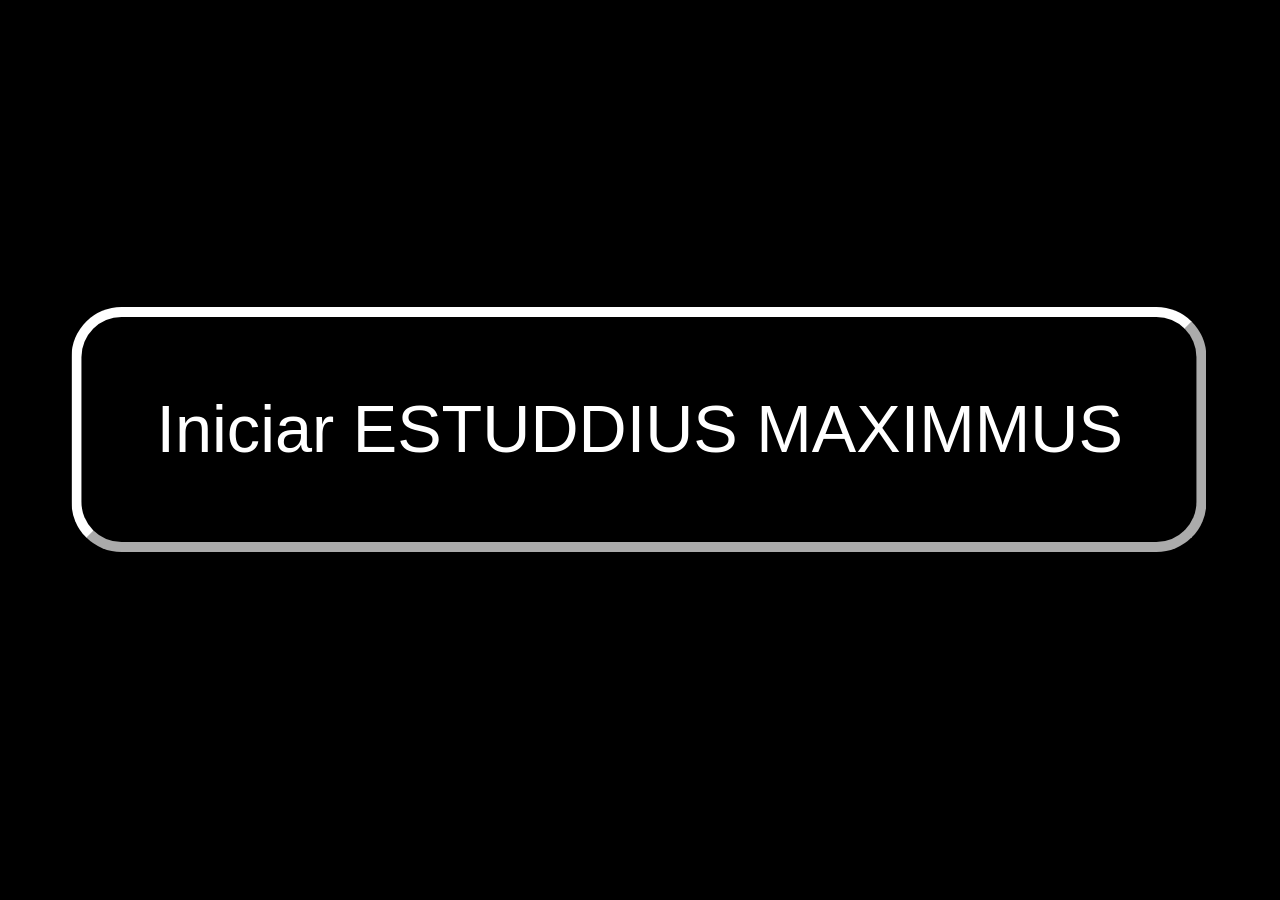
<file: index.html>
<!DOCTYPE html>
<html lang="pt-BR">
<head>
    <meta charset="UTF-8">
    <meta name="viewport" content="width=device-width, initial-scale=1.0">
    <link rel="shortcut icon" href="./img/images.jpeg" type="image/x-icon">
    <link rel="stylesheet" href="./index.css">
    <script src="./index.js"defer></script>
    <title>Estudius maximmus</title>
</head>
<body>
    <button id="butInicio">Iniciar ESTUDDIUS MAXIMMUS</button>
</body>
</html>
</file>
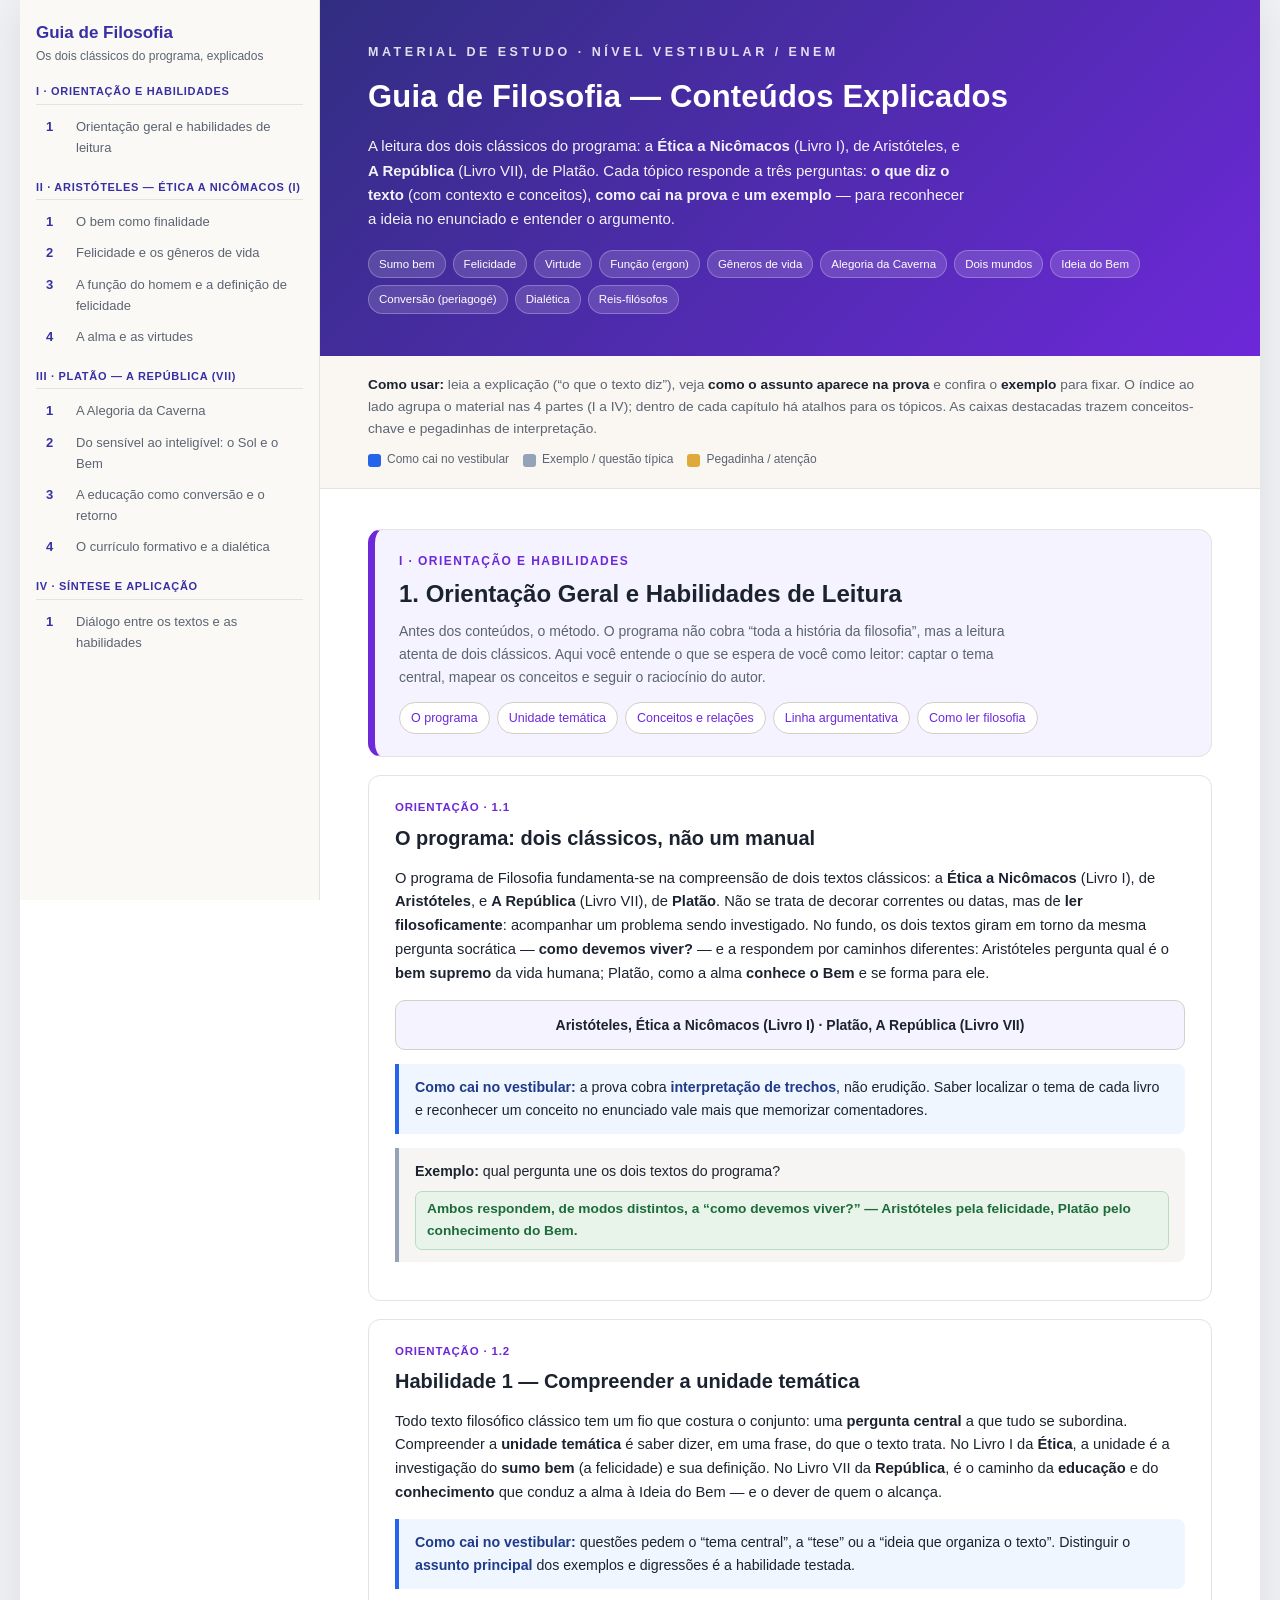
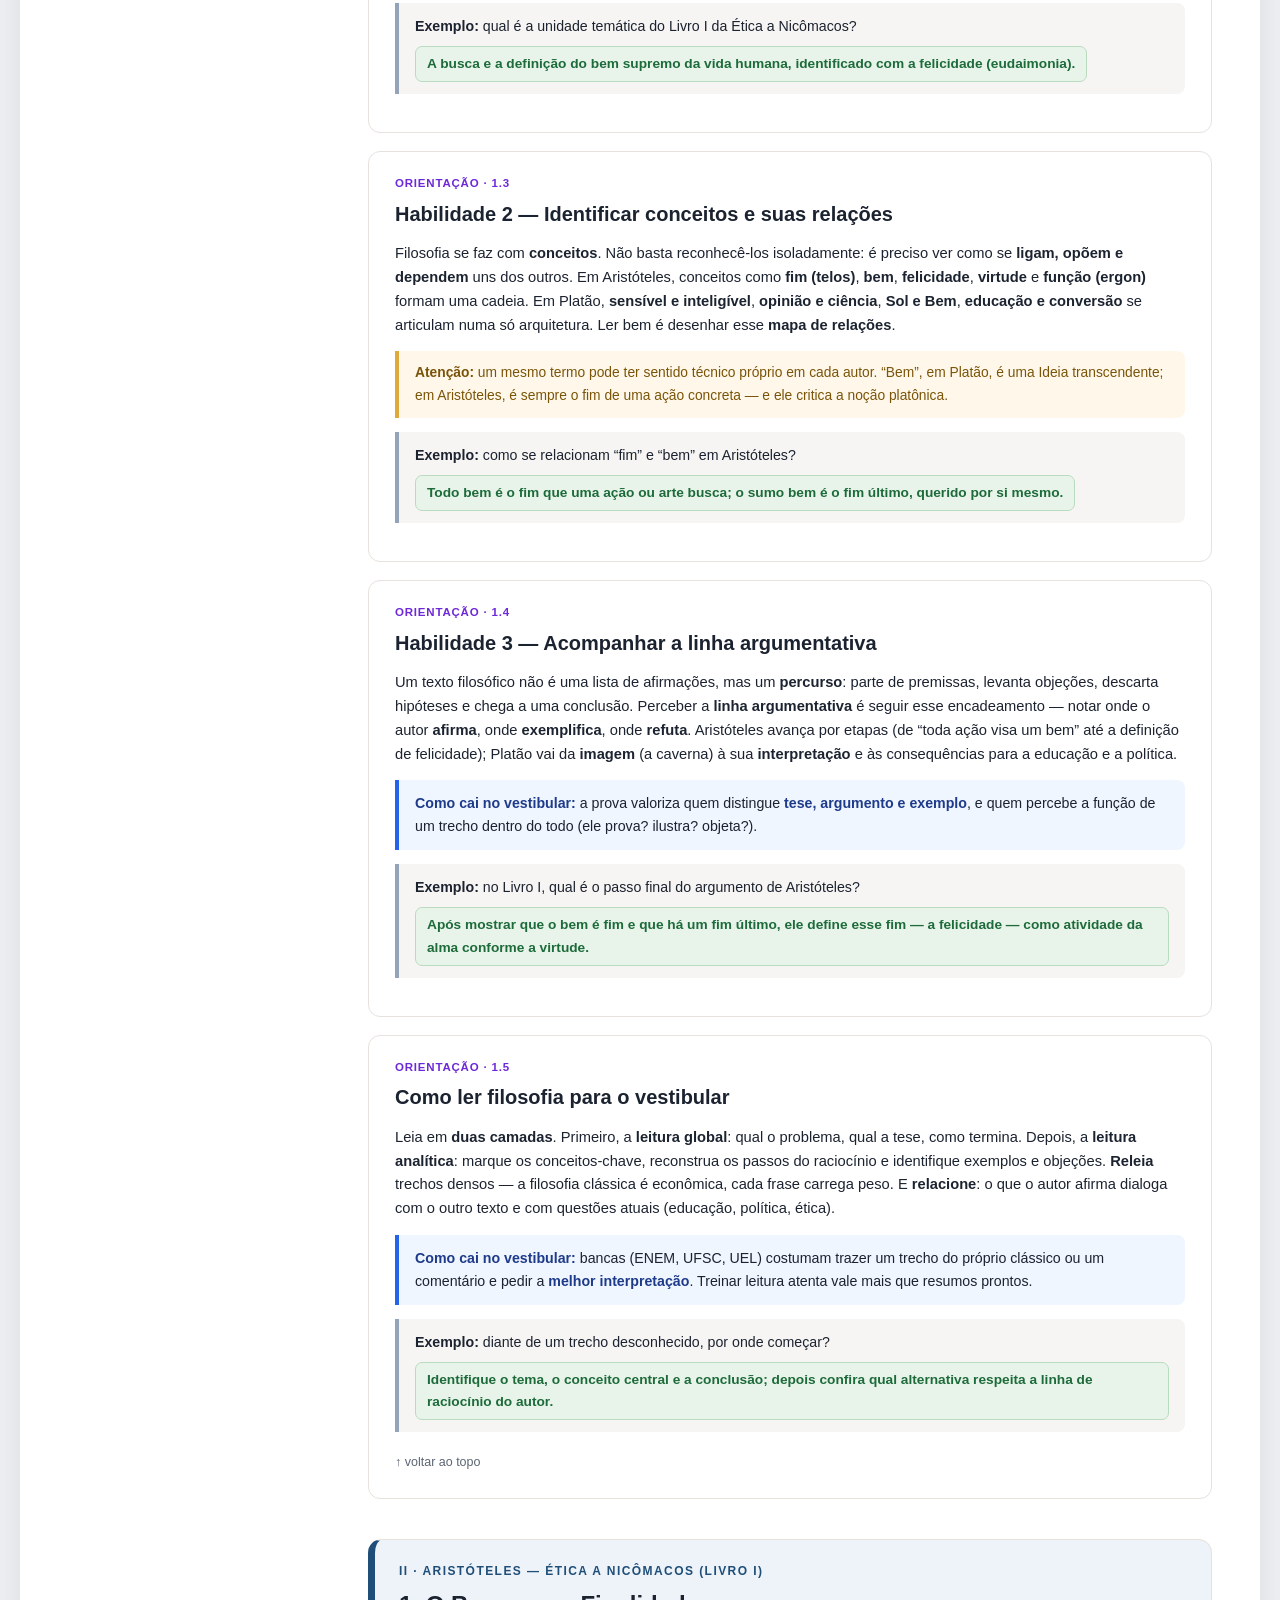
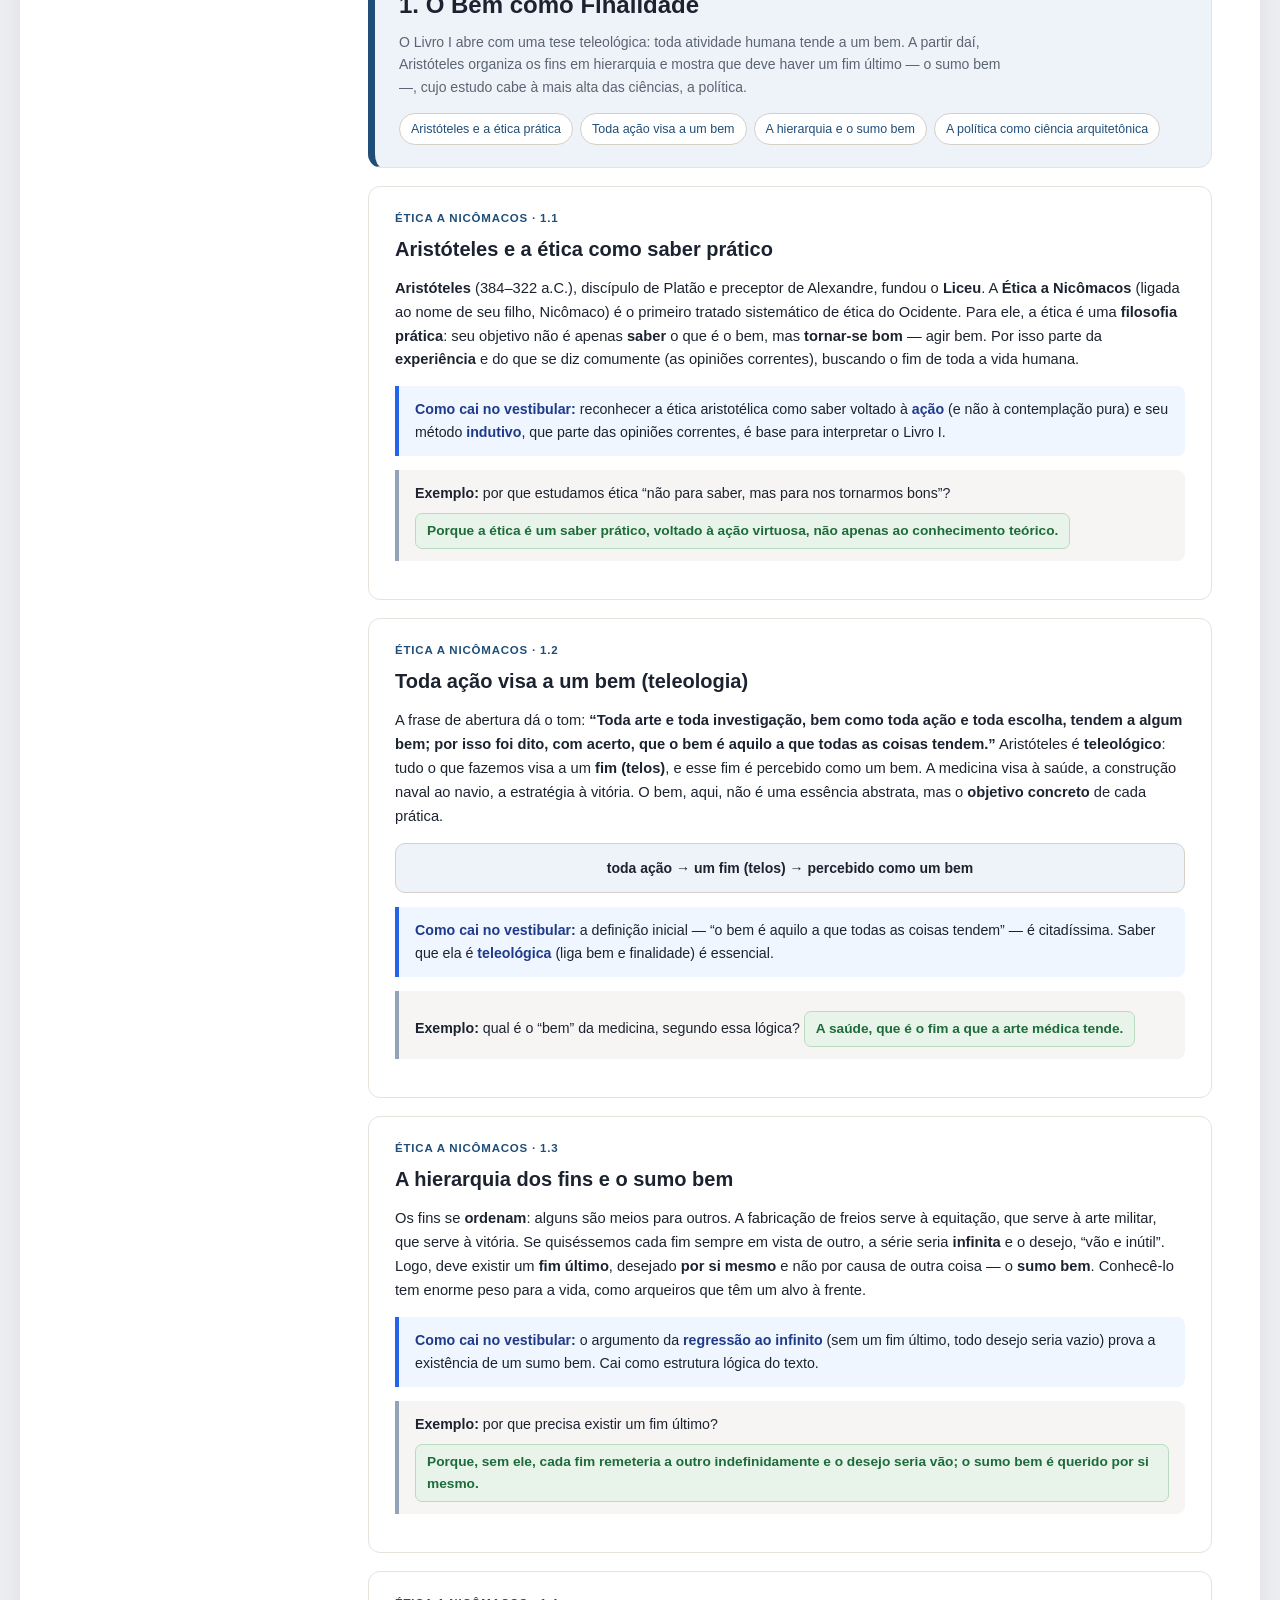
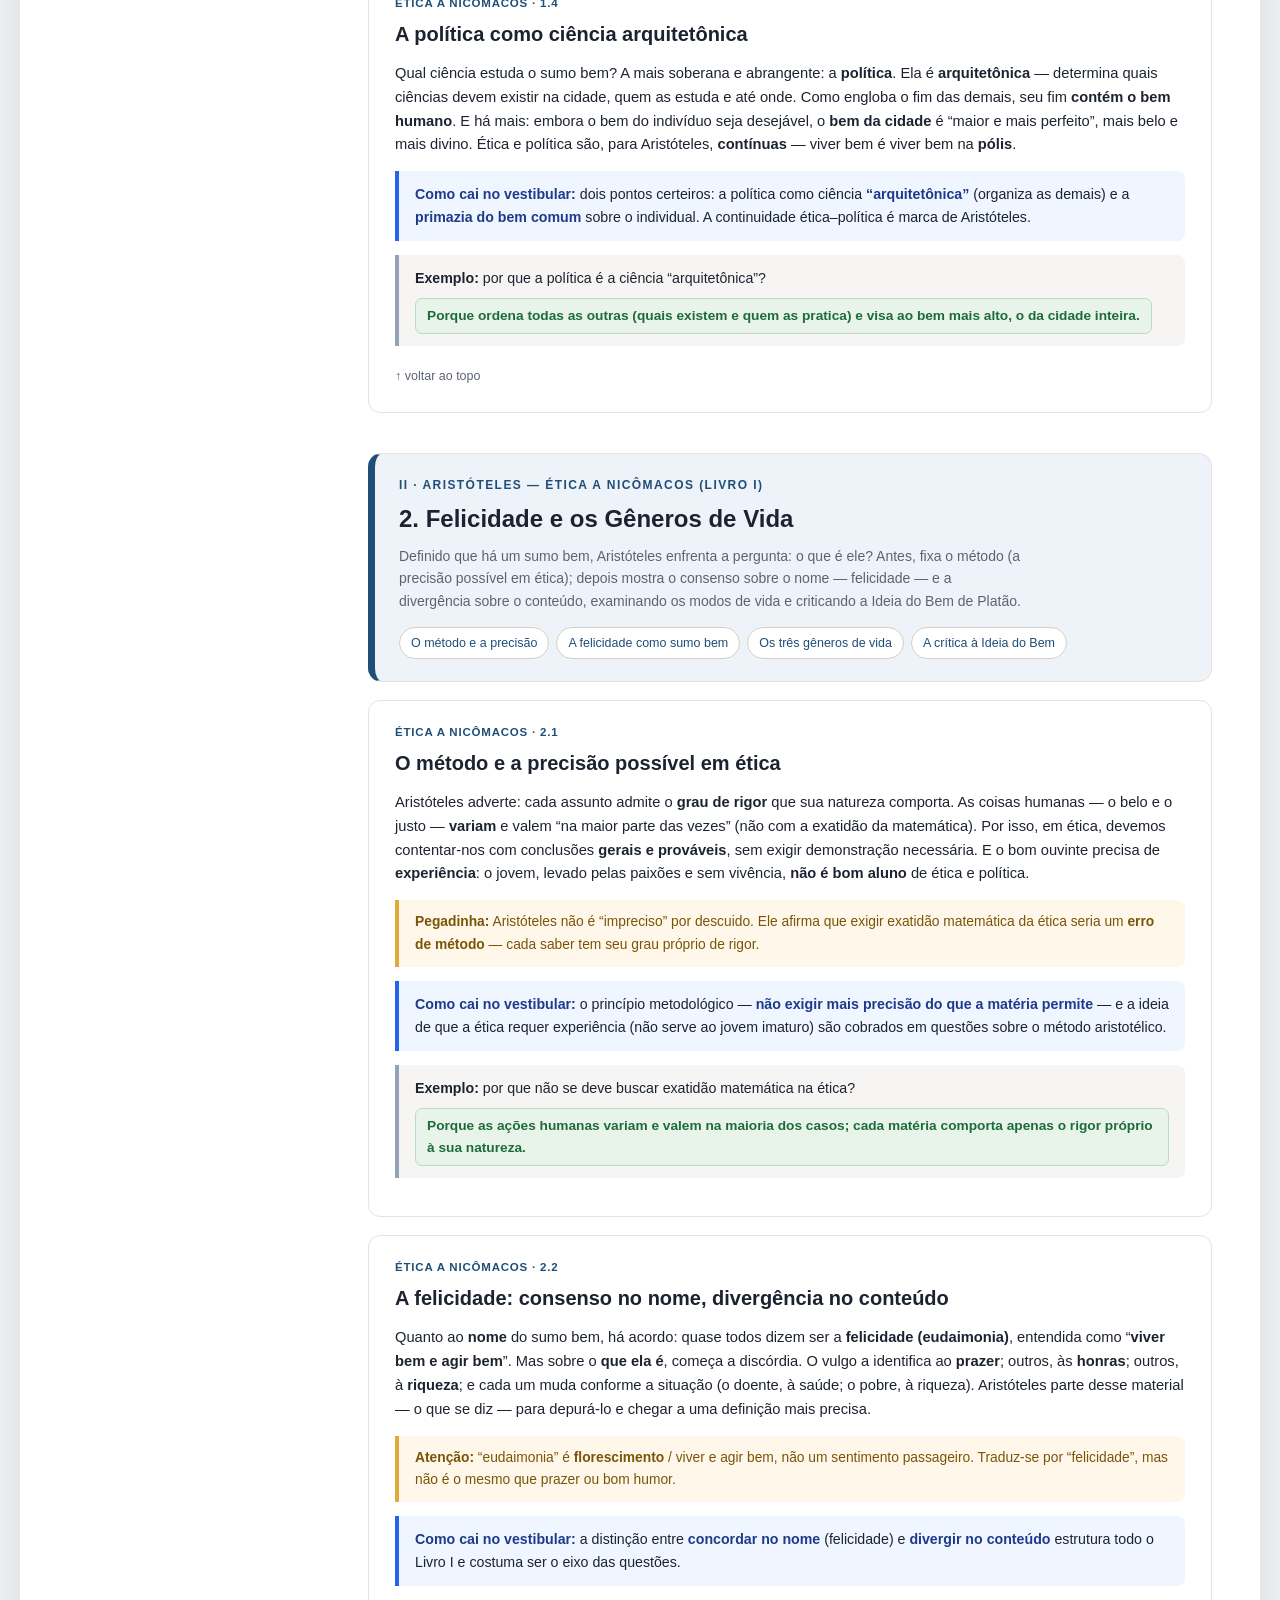
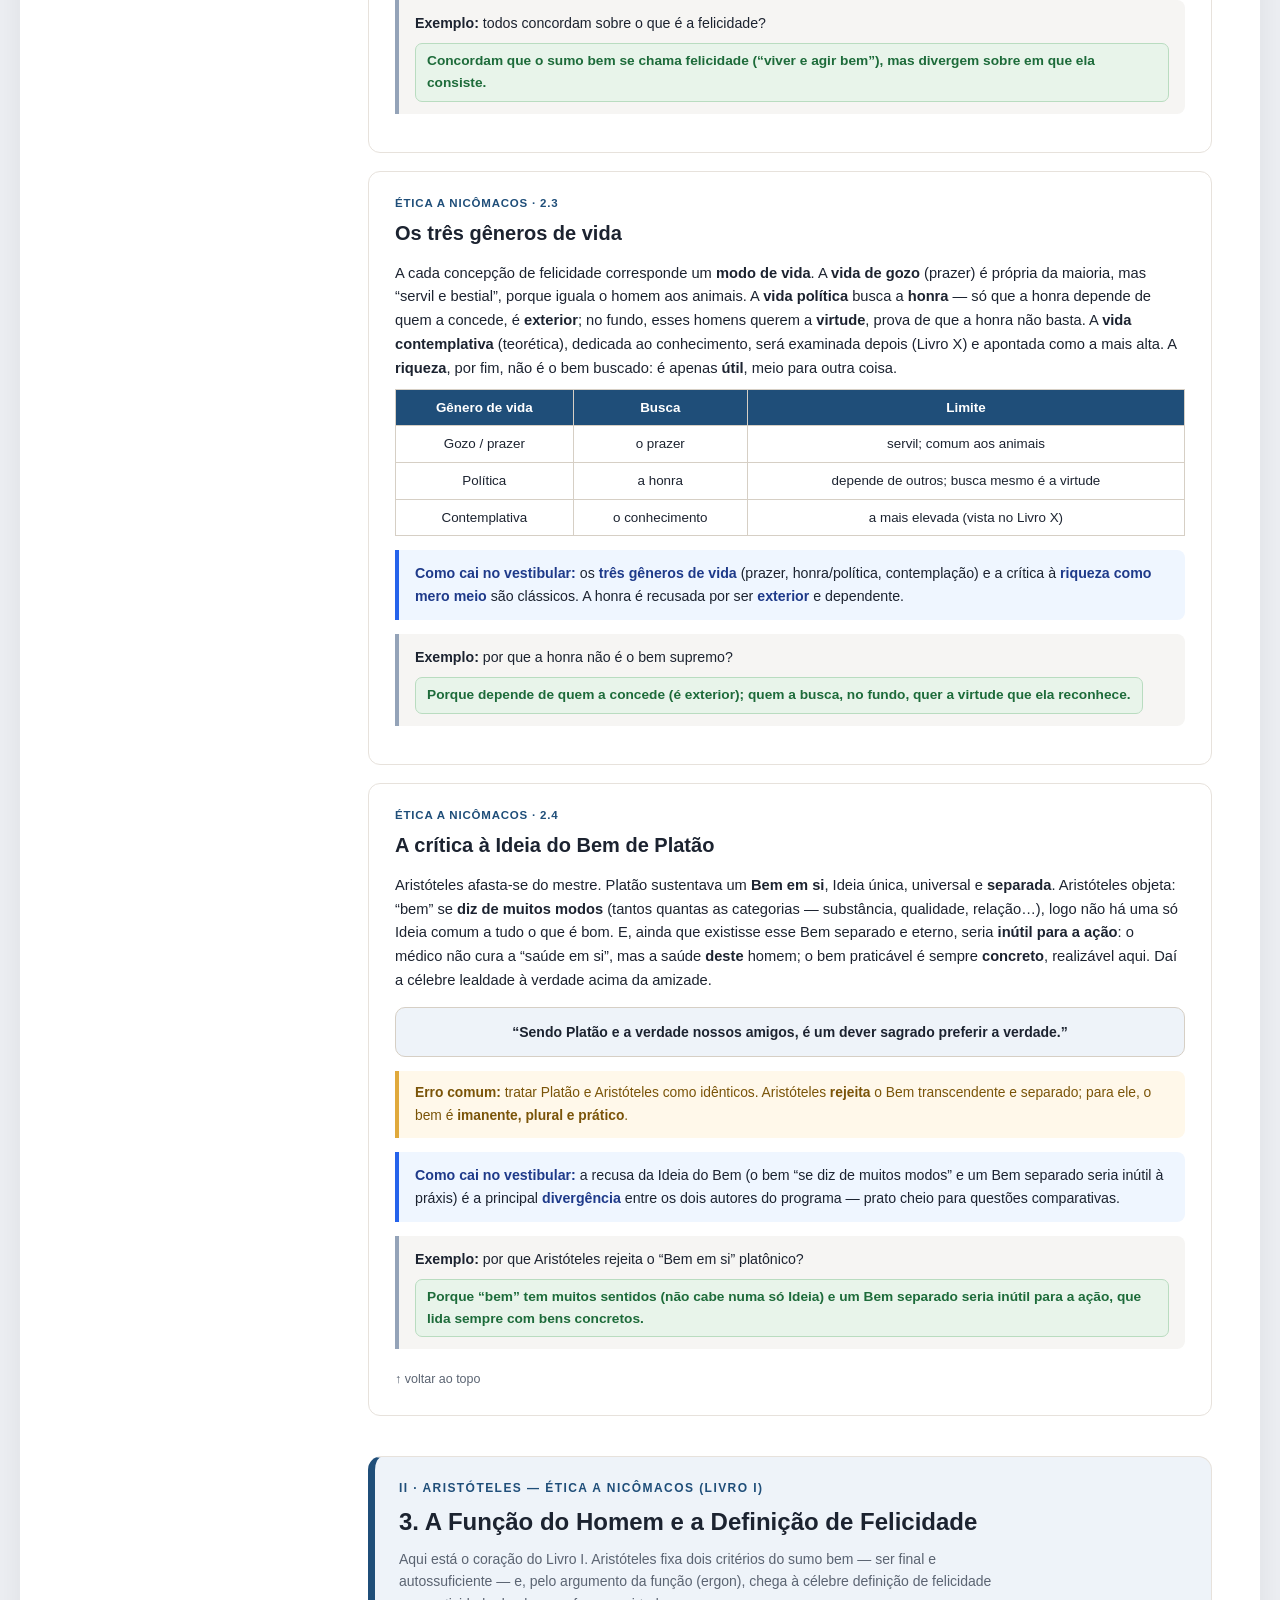
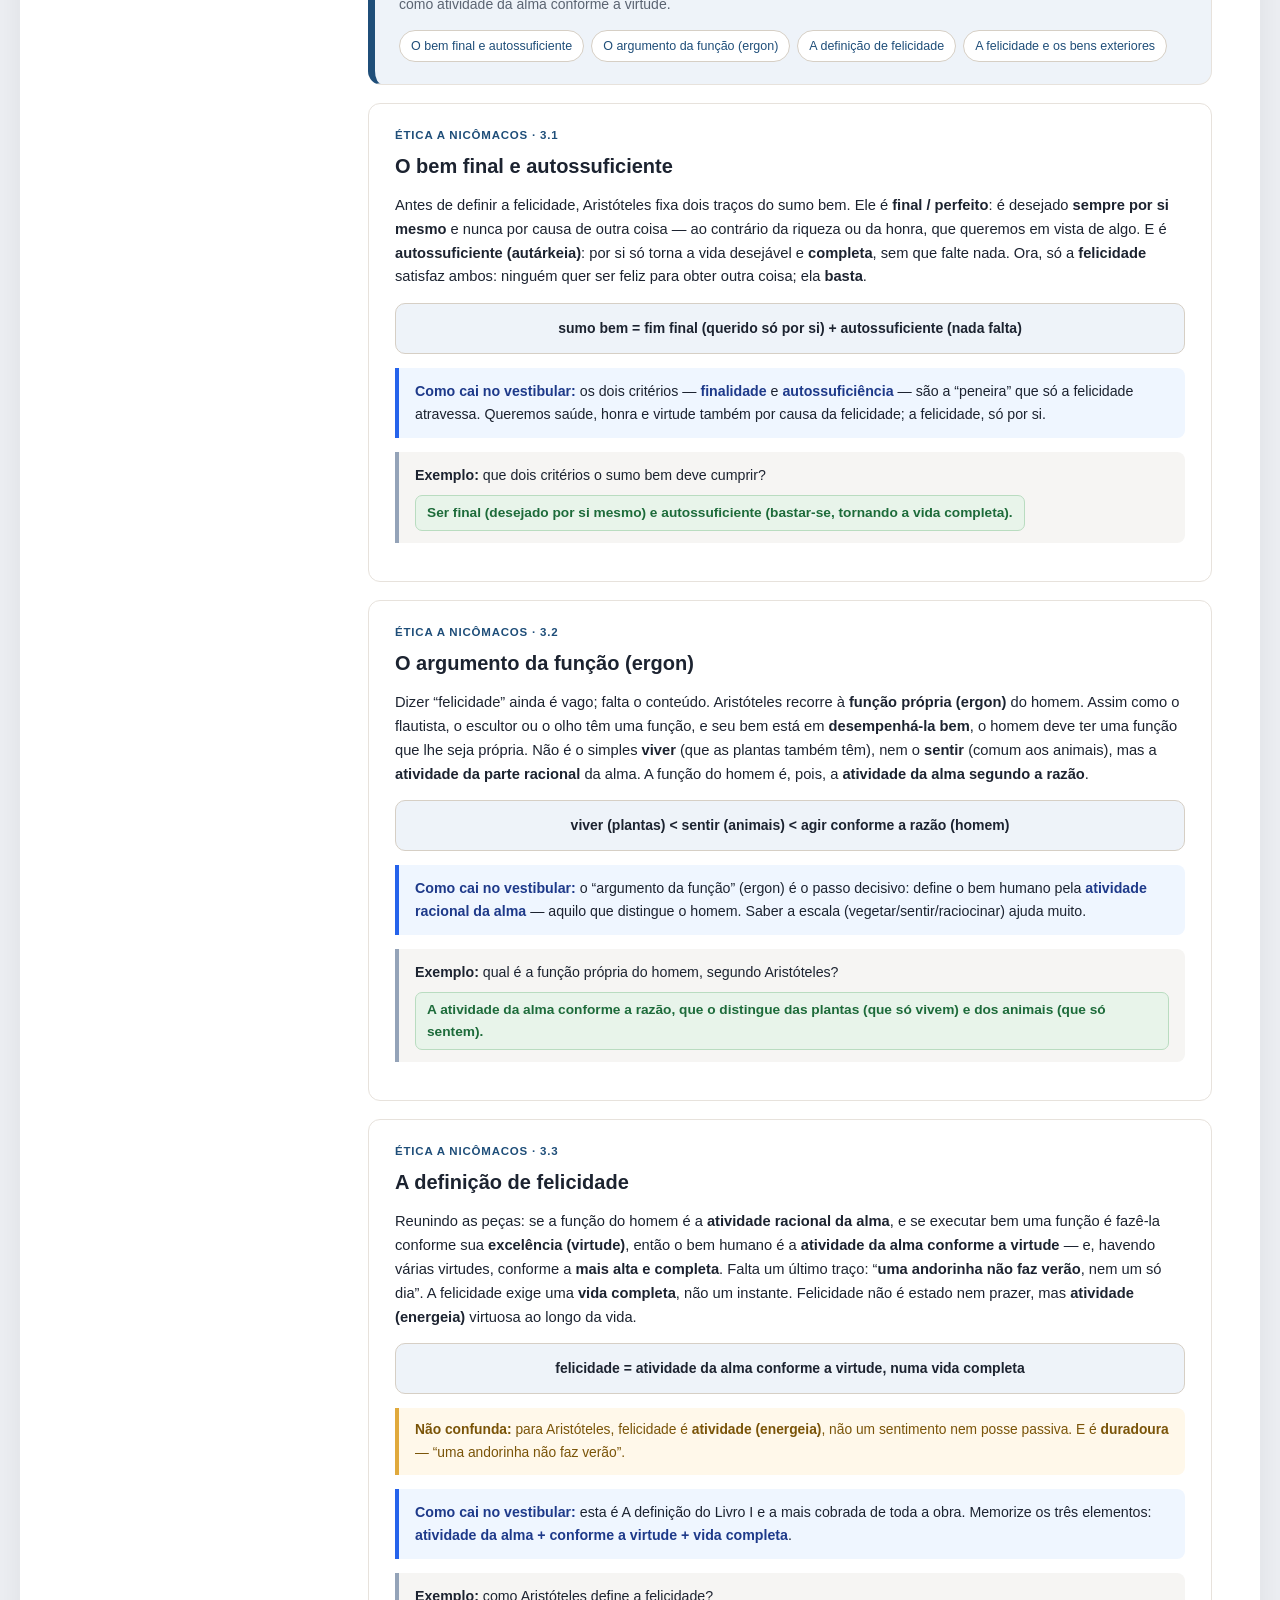
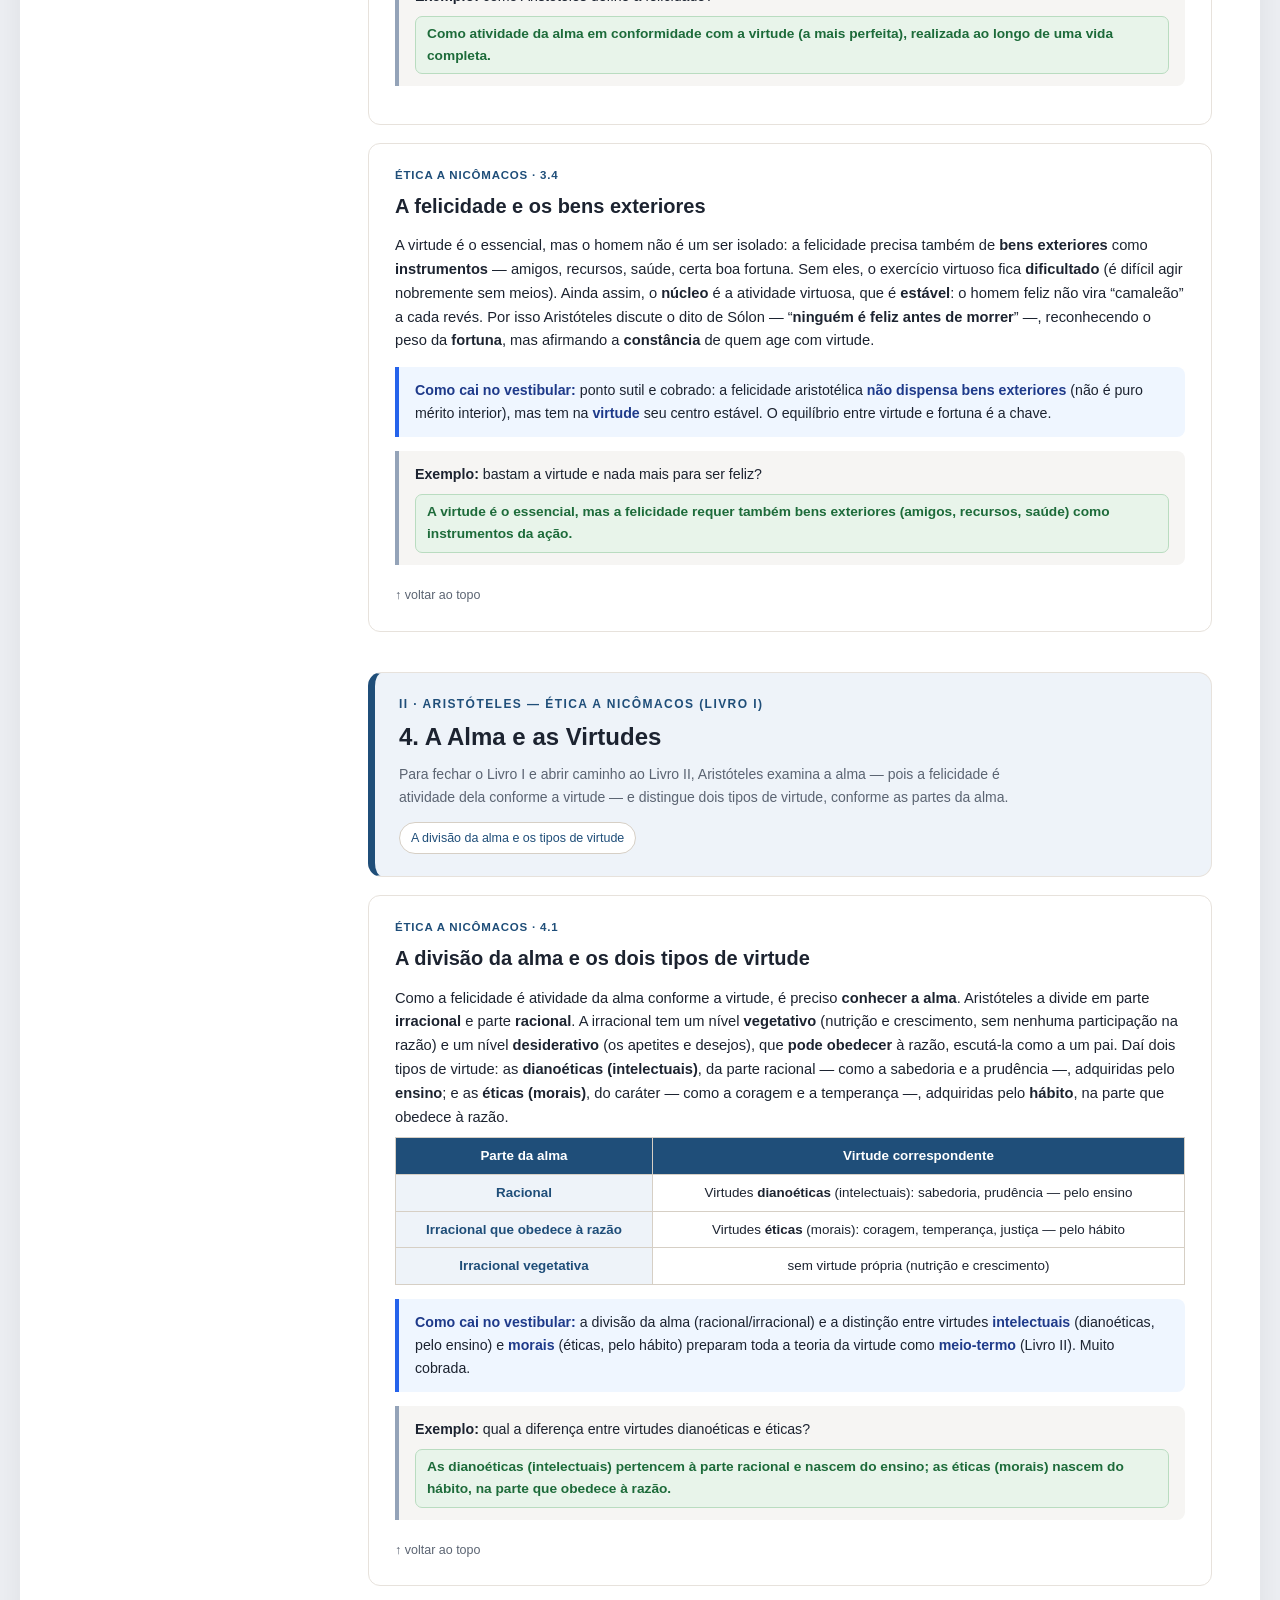
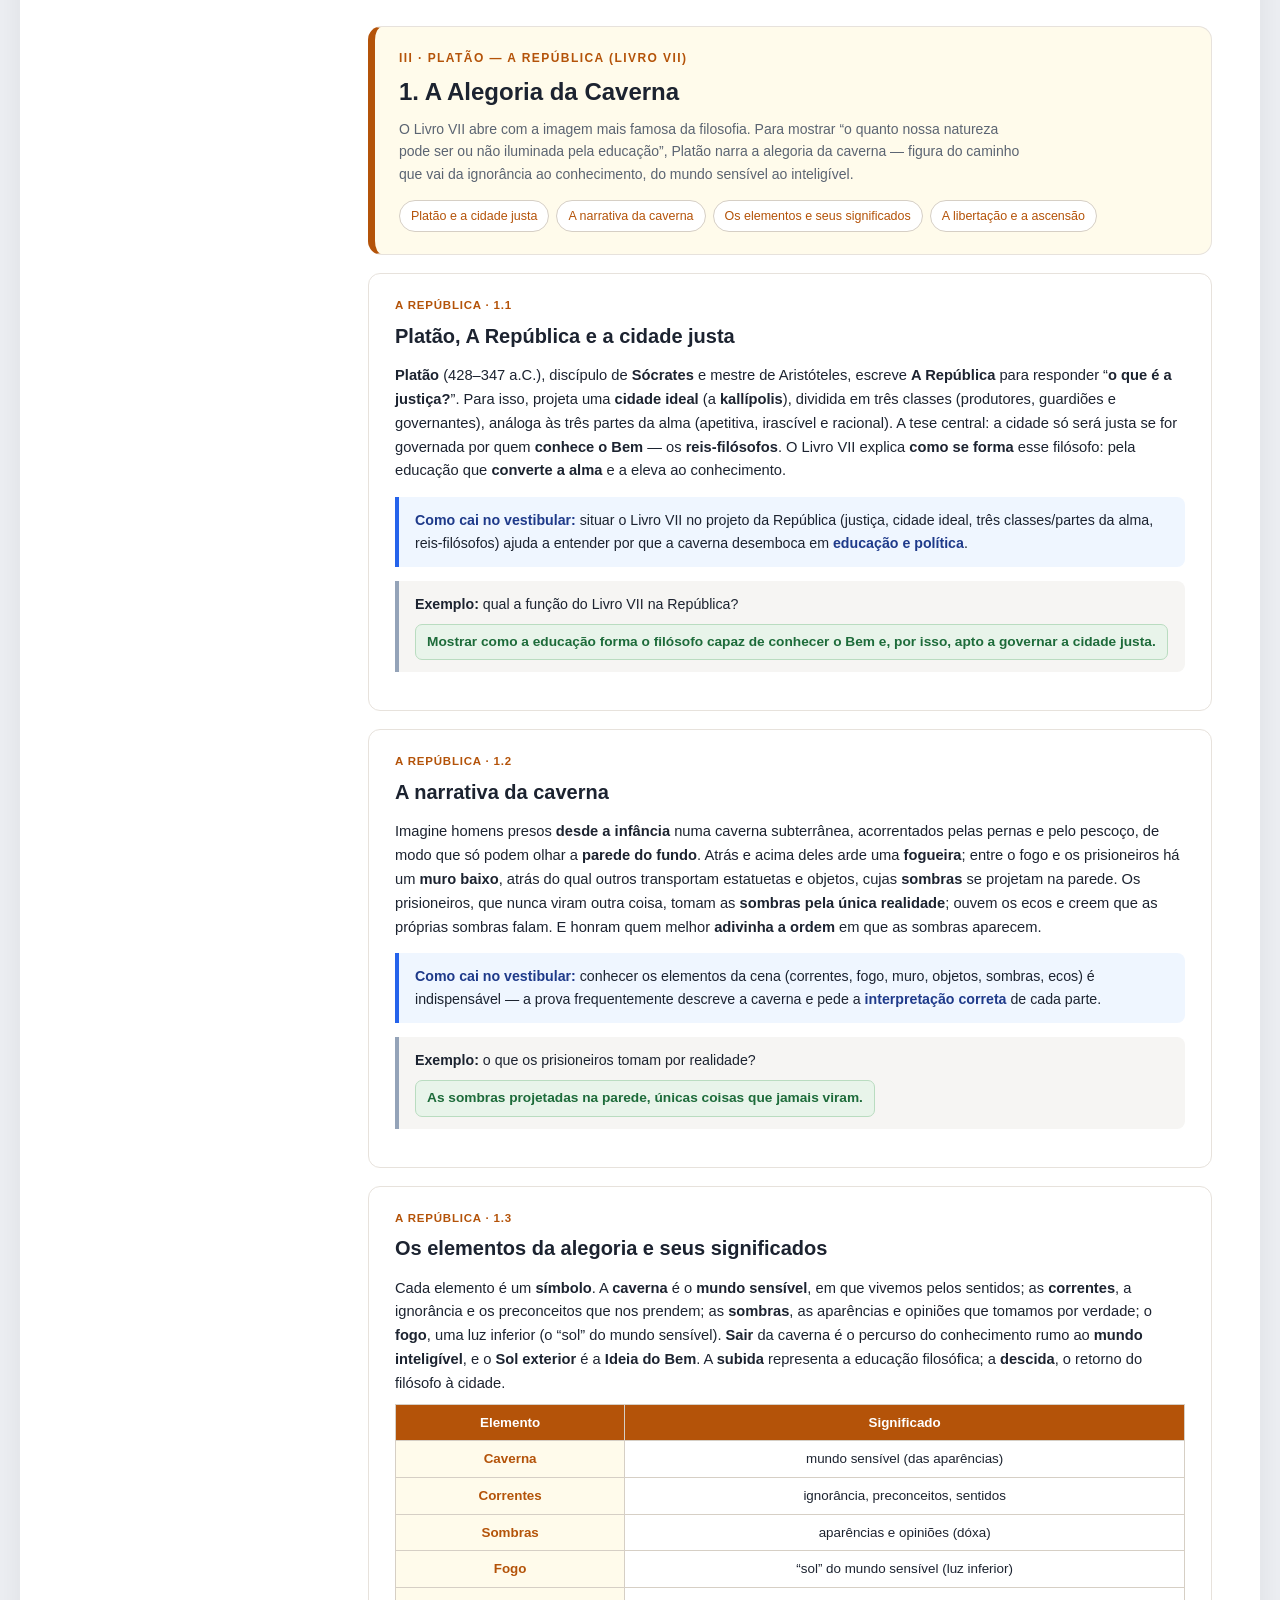
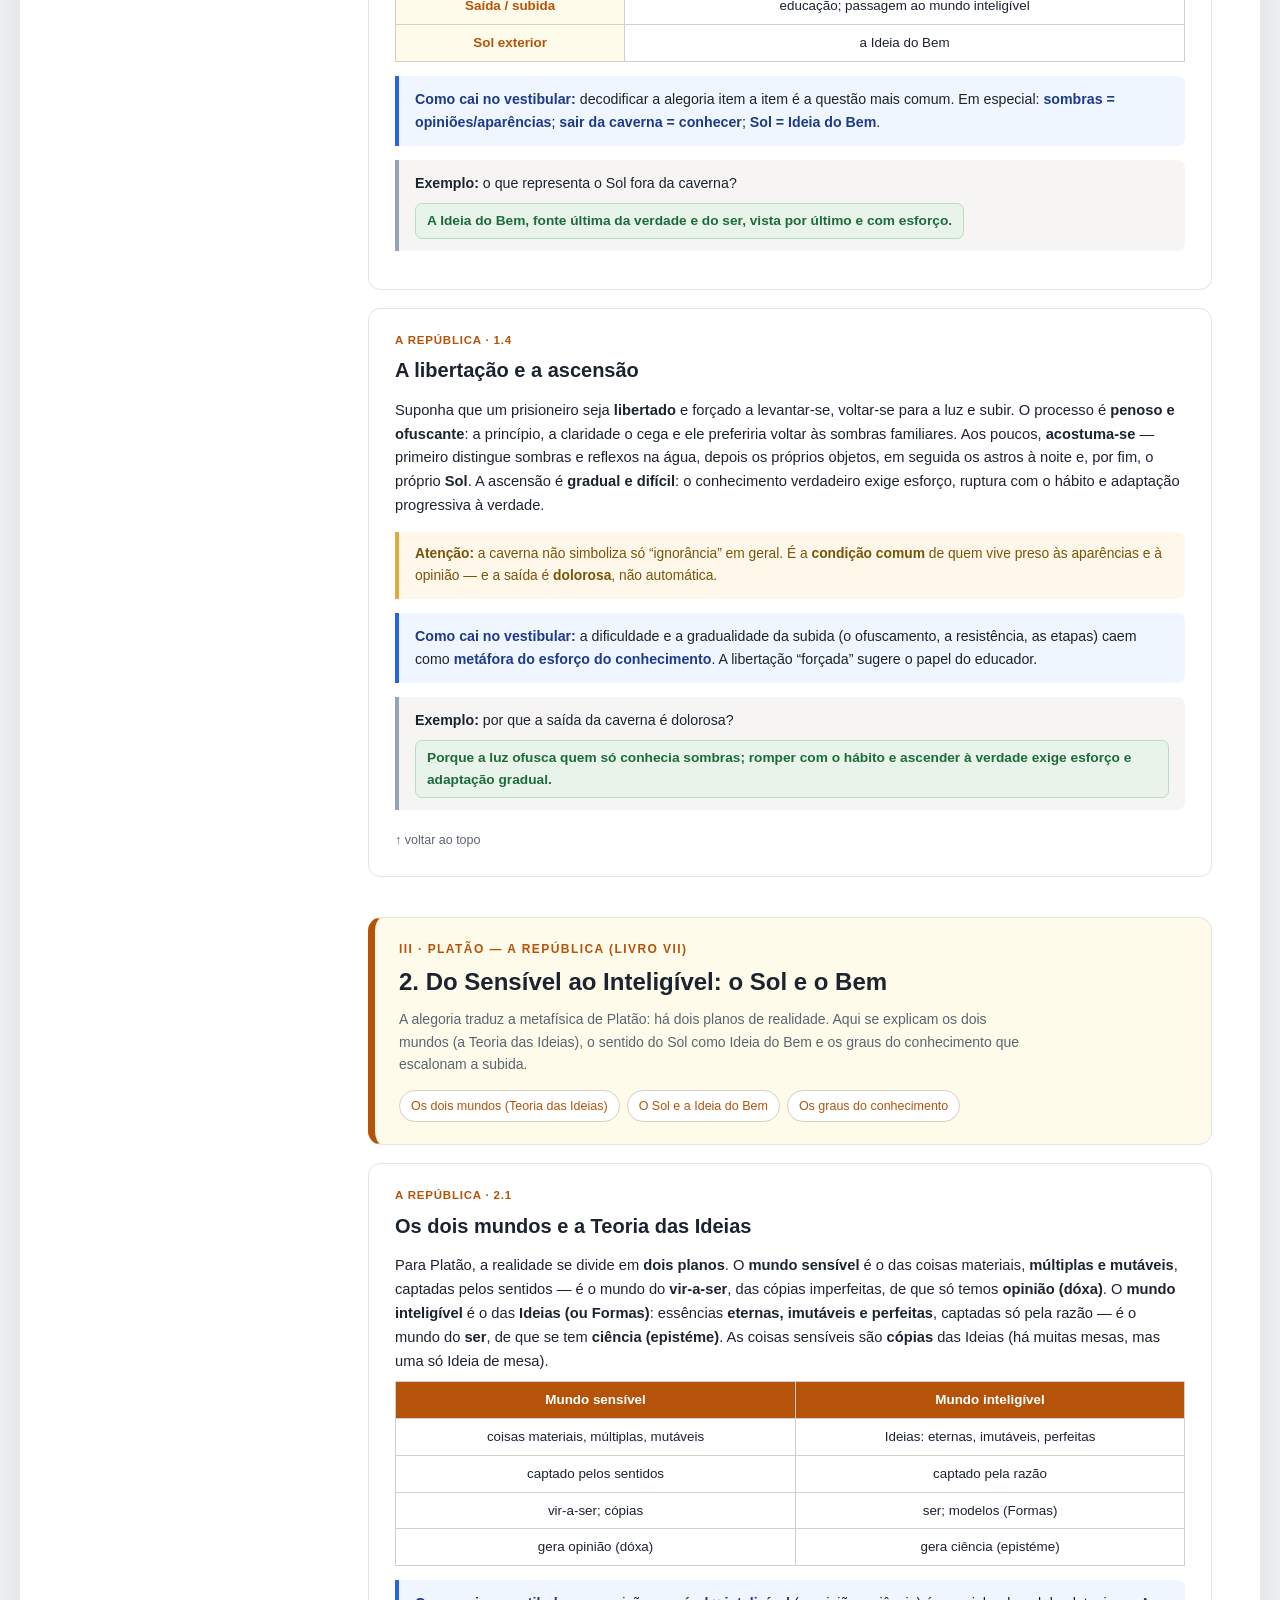
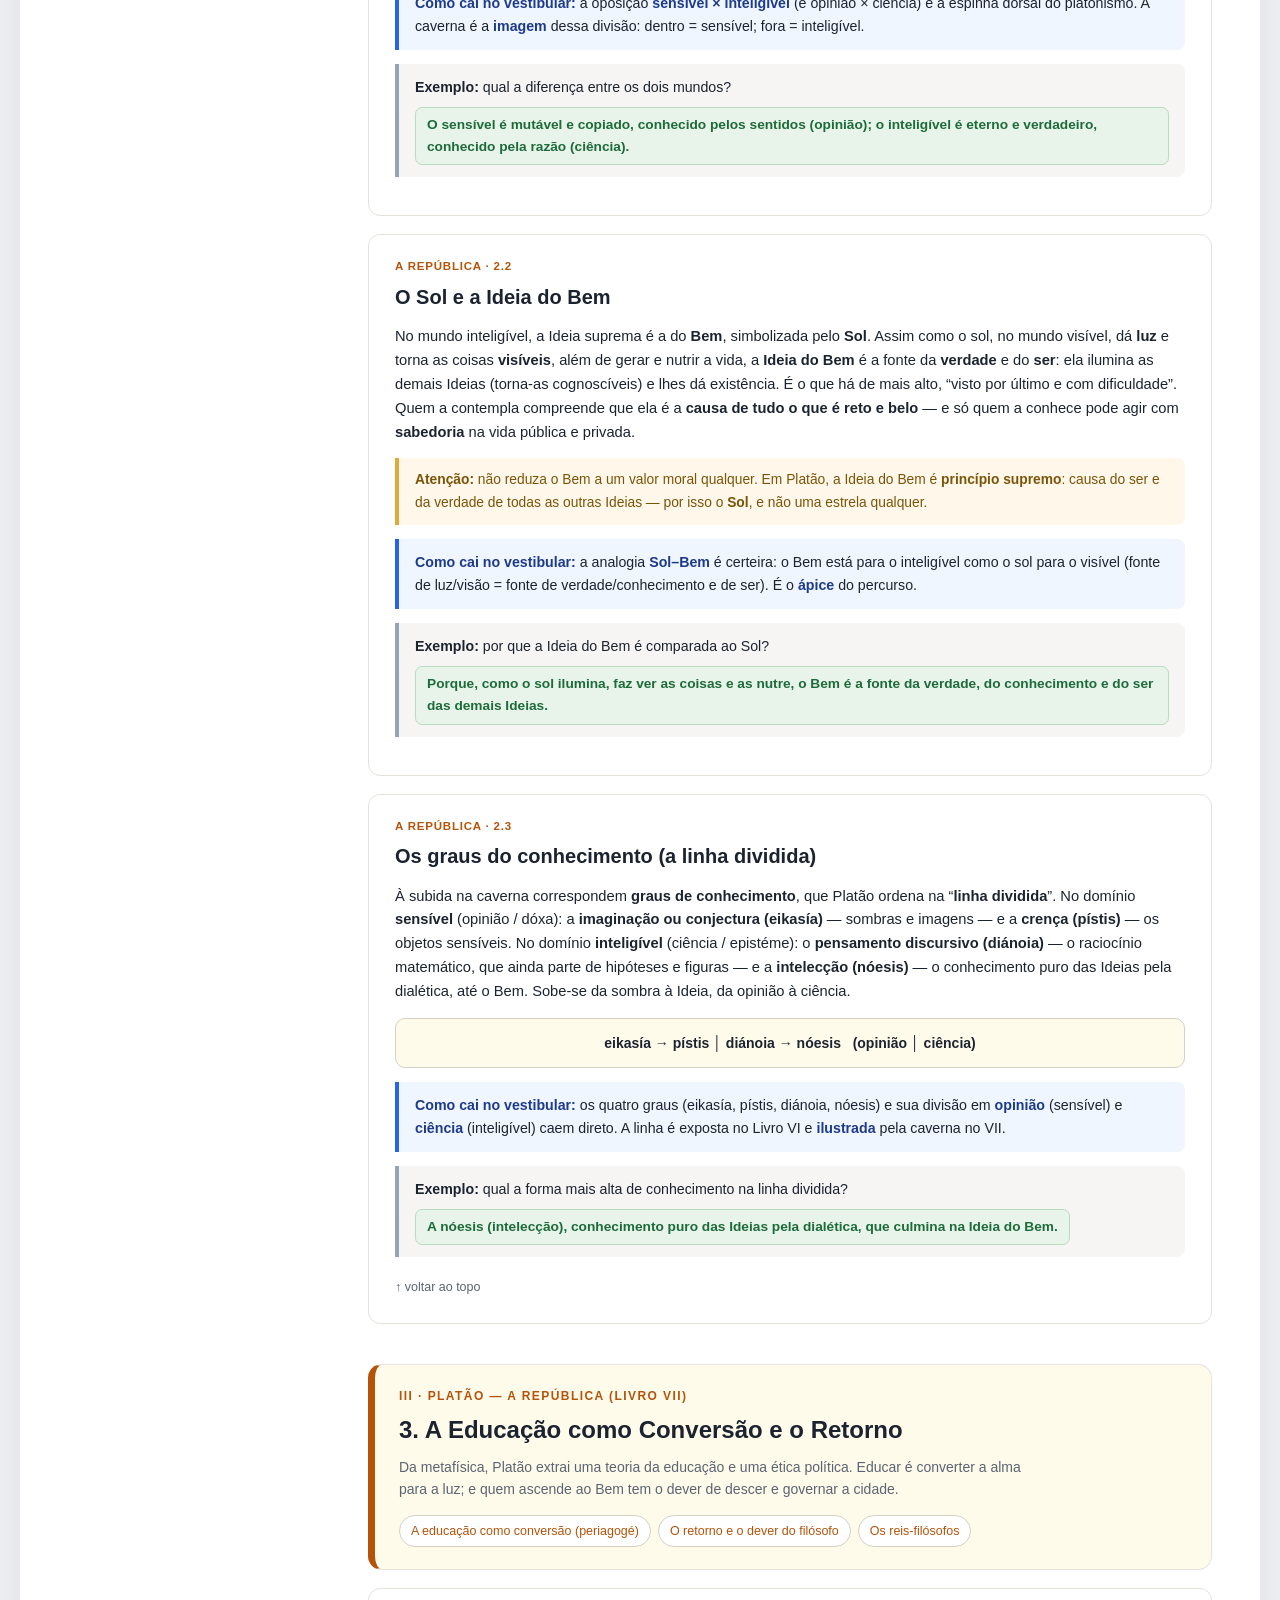
<file: tabs/filosofia.html>
<!DOCTYPE html>
<html lang="pt-BR">
<head>
<meta charset="UTF-8">
<meta name="viewport" content="width=device-width, initial-scale=1.0">
<link rel="shortcut icon" href="../img/images.jpeg" type="image/x-icon">
<title>Guia de Filosofia para o Vestibular — Conteúdos Explicados</title>
<style>
  :root{
    --ink:#1c2330; --muted:#5b6472; --line:#e7e2dc; --line-strong:#d6cfc5;
    --accent:#3730a3; --accent-2:#4f46e5; --accent-soft:#eef2ff;
    --paper:#ffffff; --bg:#eef0f4;
    --uso-bg:#eff6ff; --uso-border:#2563eb;
    --ex-bg:#f6f5f3; --ex-border:#94a3b8;
    --warn-bg:#fff8ea; --warn-border:#e0a93c;
    --ok-bg:#e8f4ea; --ok-border:#1d6b3a;
  }
  *{ box-sizing:border-box; }
  html{ scroll-behavior:smooth; }
  body{ margin:0; background:var(--bg); color:var(--ink);
    font-family:"Segoe UI",Roboto,"Helvetica Neue",Arial,sans-serif; line-height:1.62; }
  a{ color:var(--accent-2); }
  .wrap{ display:grid; grid-template-columns:300px 1fr; max-width:1240px; margin:0 auto;
    background:var(--paper); box-shadow:0 8px 36px rgba(0,0,0,.08); }

  /* ===== ÍNDICE LATERAL ===== */
  aside.toc{ position:sticky; top:0; align-self:start; height:100vh; overflow:auto;
    background:#fbf9f6; border-right:1px solid var(--line); padding:22px 16px 50px; }
  aside.toc .brand{ font-weight:800; color:var(--accent); font-size:17px; line-height:1.25; }
  aside.toc .sub{ font-size:12px; color:var(--muted); margin:4px 0 14px; }
  .toc .grp{ font-size:11px; text-transform:uppercase; letter-spacing:.7px; color:var(--accent);
    font-weight:800; margin:16px 0 6px; padding-bottom:3px; border-bottom:1px solid var(--line); }
  .toc ol{ list-style:none; margin:0; padding:0; }
  .toc ol a{ display:flex; gap:8px; text-decoration:none; color:var(--muted); font-size:13px;
    padding:5px 8px; border-radius:6px; border-left:2px solid transparent; }
  .toc ol a:hover{ background:var(--accent-soft); color:var(--accent); border-left-color:var(--accent); }
  .toc ol a b{ color:var(--accent); font-weight:700; min-width:22px; }
  .toc details>summary{ display:none; }

  /* ===== CONTEÚDO ===== */
  main{ min-width:0; padding-bottom:60px; }
  .hero{ background:linear-gradient(135deg,#312e81,#6d28d9); color:#fff; padding:42px 48px; }
  .hero .eyebrow{ letter-spacing:.28em; text-transform:uppercase; font-size:12.5px; font-weight:700; opacity:.85; }
  .hero h1{ margin:10px 0 0; font-size:31px; letter-spacing:.2px; }
  .hero p{ margin:12px 0 0; opacity:.94; font-size:15px; max-width:72ch; }
  .hero .chips{ margin-top:18px; display:flex; flex-wrap:wrap; gap:7px; }
  .hero .chips span{ font-size:11.5px; background:rgba(255,255,255,.14); border:1px solid rgba(255,255,255,.25);
    padding:4px 10px; border-radius:999px; }
  .intro{ padding:18px 48px; background:#faf7f3; border-bottom:1px solid var(--line);
    color:var(--muted); font-size:13.7px; }
  .intro b{ color:var(--ink); }
  .legenda{ display:flex; flex-wrap:wrap; gap:14px; margin-top:10px; }
  .legenda span{ font-size:12px; display:flex; align-items:center; gap:6px; }
  .legenda i{ width:13px; height:13px; border-radius:3px; display:inline-block; }
  .content{ padding:0 48px; }

  /* ===== DIVISÓRIA DE CAPÍTULO ===== */
  .chapter{ scroll-margin-top:10px; margin:40px 0 6px; padding:22px 24px; border-radius:14px;
    background:var(--accent-soft); border:1px solid var(--line); border-left:7px solid var(--accent); }
  .chapter .num{ font-size:12px; font-weight:800; letter-spacing:.12em; text-transform:uppercase; color:var(--accent); }
  .chapter h2{ margin:4px 0 4px; font-size:24px; color:var(--ink); }
  .chapter p{ margin:6px 0 0; color:var(--muted); font-size:14px; max-width:80ch; }
  .mini{ margin:14px 0 0; display:flex; flex-wrap:wrap; gap:7px; }
  .mini a{ font-size:12.5px; text-decoration:none; color:var(--accent); background:#fff;
    border:1px solid var(--line-strong); padding:5px 11px; border-radius:999px; }
  .mini a:hover{ background:var(--accent); color:#fff; border-color:var(--accent); }

  /* ===== CARTÃO DE CONCEITO ===== */
  section.card{ background:var(--paper); border:1px solid var(--line); border-radius:12px;
    padding:22px 26px 24px; margin:18px 0; scroll-margin-top:14px; }
  .kicker{ font-size:11.5px; text-transform:uppercase; letter-spacing:.8px; color:var(--accent); font-weight:800; }
  section.card h3{ margin:5px 0 12px; font-size:20px; color:var(--ink); }
  .lead{ font-size:14.7px; margin:0 0 8px; }
  .lead b{ color:var(--ink); }
  .formula-box{ background:var(--accent-soft); border:1px solid var(--line-strong); border-radius:10px;
    padding:13px 15px; text-align:center; font-size:14px; margin:14px 0; overflow-x:auto; color:var(--ink); font-weight:600; }
  h4.blk{ font-size:12px; text-transform:uppercase; letter-spacing:.5px; color:var(--accent);
    margin:18px 0 7px; }
  ul.vars{ margin:0; padding:0; list-style:none; }
  ul.vars li{ padding:4px 0; border-bottom:1px dashed var(--line); font-size:14px; }
  ul.vars li:last-child{ border-bottom:none; }
  ul.vars b{ color:var(--accent); }

  .uso{ background:var(--uso-bg); border-left:4px solid var(--uso-border); border-radius:0 8px 8px 0;
    padding:12px 16px; margin:14px 0; font-size:14.2px; }
  .uso b{ color:#1e3a8a; }
  .ex{ background:var(--ex-bg); border-left:4px solid var(--ex-border); border-radius:0 8px 8px 0;
    padding:12px 16px; margin:14px 0; font-size:14.2px; }
  .ex b{ color:var(--ink); }
  .ex .resp{ margin-top:8px; display:inline-block; background:var(--ok-bg); border:1px solid #b9dcc0;
    border-radius:7px; padding:6px 11px; font-weight:600; color:var(--ok-border); font-size:13.7px; }
  .warn{ background:var(--warn-bg); border-left:4px solid var(--warn-border); border-radius:0 8px 8px 0;
    padding:11px 16px; margin:14px 0; font-size:13.8px; color:#7a5408; }
  .warn b{ color:#7a5408; }

  table.tab{ border-collapse:collapse; margin:8px 0; width:100%; font-size:13.4px; }
  table.tab th, table.tab td{ border:1px solid var(--line-strong); padding:7px 10px; text-align:center; }
  table.tab thead th{ background:var(--accent); color:#fff; }
  table.tab tbody th{ background:var(--accent-soft); color:var(--accent); }

  .toplink{ display:inline-block; margin-top:6px; font-size:12.5px; color:var(--muted); text-decoration:none; }
  .toplink:hover{ color:var(--accent); }
  footer.f{ padding:26px 48px 0; color:var(--muted); font-size:12px; }

  /* ===== CORES POR PARTE (I a IV) ===== */
  .secI{ --accent:#6d28d9; --accent-2:#7c3aed; --accent-soft:#f5f3ff; }   /* Orientação e Habilidades */
  .secII{ --accent:#1f4e79; --accent-2:#2e6da4; --accent-soft:#eef3f9; }  /* Aristóteles */
  .secIII{ --accent:#b45309; --accent-2:#d97706; --accent-soft:#fffbeb; } /* Platão */
  .secIV{ --accent:#15803d; --accent-2:#16a34a; --accent-soft:#f0fdf4; }  /* Síntese */

  @media(max-width:900px){
    .wrap{ grid-template-columns:1fr; }
    aside.toc{ position:static; height:auto; border-right:none; border-bottom:1px solid var(--line); padding:14px 16px; }
    .toc details>summary{ display:block; cursor:pointer; font-weight:800; color:var(--accent); font-size:14px; padding:6px 0; }
    .toc details:not([open]) > *:not(summary){ display:none; }
    .hero,.intro,.content,footer.f{ padding-left:18px; padding-right:18px; }
    section.card{ padding:18px 16px; }
    .hero h1{ font-size:25px; }
  }
  @media print{
    aside.toc{ display:none; } .wrap{ display:block; box-shadow:none; max-width:100%; }
    body{ background:#fff; }
    .chapter{ break-before:page; page-break-before:always; }
    section.card{ break-inside:avoid; page-break-inside:avoid; }
    .toplink{ display:none; }
  }
</style>
</head>
<body id="top">
  <div class="wrap">
    <!-- ================= ÍNDICE ================= -->
    <aside class="toc">
      <div class="brand">Guia de Filosofia</div>
      <div class="sub">Os dois clássicos do programa, explicados</div>
      <details open>
        <summary>Índice ▾</summary>

        <div class="grp">I · Orientação e Habilidades</div>
        <ol>
          <li><a href="#ori1"><b>1</b> Orientação geral e habilidades de leitura</a></li>
        </ol>

        <div class="grp">II · Aristóteles — Ética a Nicômacos (I)</div>
        <ol>
          <li><a href="#ari1"><b>1</b> O bem como finalidade</a></li>
          <li><a href="#ari2"><b>2</b> Felicidade e os gêneros de vida</a></li>
          <li><a href="#ari3"><b>3</b> A função do homem e a definição de felicidade</a></li>
          <li><a href="#ari4"><b>4</b> A alma e as virtudes</a></li>
        </ol>

        <div class="grp">III · Platão — A República (VII)</div>
        <ol>
          <li><a href="#pla1"><b>1</b> A Alegoria da Caverna</a></li>
          <li><a href="#pla2"><b>2</b> Do sensível ao inteligível: o Sol e o Bem</a></li>
          <li><a href="#pla3"><b>3</b> A educação como conversão e o retorno</a></li>
          <li><a href="#pla4"><b>4</b> O currículo formativo e a dialética</a></li>
        </ol>

        <div class="grp">IV · Síntese e Aplicação</div>
        <ol>
          <li><a href="#sin1"><b>1</b> Diálogo entre os textos e as habilidades</a></li>
        </ol>
      </details>
    </aside>

    <!-- ================= CORPO ================= -->
    <main>
      <div class="hero">
        <div class="eyebrow">Material de estudo · nível vestibular / ENEM</div>
        <h1>Guia de Filosofia — Conteúdos Explicados</h1>
        <p>A leitura dos dois clássicos do programa: a <b>Ética a Nicômacos</b> (Livro I), de Aristóteles, e <b>A República</b> (Livro VII), de Platão. Cada tópico responde a três perguntas: <b>o que diz o texto</b> (com contexto e conceitos), <b>como cai na prova</b> e <b>um exemplo</b> — para reconhecer a ideia no enunciado e entender o argumento.</p>
        <div class="chips">
          <span>Sumo bem</span><span>Felicidade</span><span>Virtude</span><span>Função (ergon)</span>
          <span>Gêneros de vida</span><span>Alegoria da Caverna</span><span>Dois mundos</span>
          <span>Ideia do Bem</span><span>Conversão (periagogé)</span><span>Dialética</span><span>Reis-filósofos</span>
        </div>
      </div>
      <div class="intro">
        <b>Como usar:</b> leia a explicação (“o que o texto diz”), veja <b>como o assunto aparece na prova</b> e confira o <b>exemplo</b> para fixar. O índice ao lado agrupa o material nas 4 partes (I a IV); dentro de cada capítulo há atalhos para os tópicos. As caixas destacadas trazem conceitos-chave e pegadinhas de interpretação.
        <div class="legenda">
          <span><i style="background:#2563eb"></i> Como cai no vestibular</span>
          <span><i style="background:#94a3b8"></i> Exemplo / questão típica</span>
          <span><i style="background:#e0a93c"></i> Pegadinha / atenção</span>
        </div>
      </div>
      <div class="content">

      <!-- ===================== PARTE I — ORIENTAÇÃO ===================== -->
      <div class="area secI">
      <div class="chapter" id="ori1">
        <div class="num">I · Orientação e Habilidades</div>
        <h2>1. Orientação Geral e Habilidades de Leitura</h2>
        <p>Antes dos conteúdos, o método. O programa não cobra “toda a história da filosofia”, mas a leitura atenta de dois clássicos. Aqui você entende o que se espera de você como leitor: captar o tema central, mapear os conceitos e seguir o raciocínio do autor.</p>
        <div class="mini">
          <a href="#ori1-programa">O programa</a>
          <a href="#ori1-unidade">Unidade temática</a>
          <a href="#ori1-conceitos">Conceitos e relações</a>
          <a href="#ori1-argumento">Linha argumentativa</a>
          <a href="#ori1-metodo">Como ler filosofia</a>
        </div>
      </div>

      <section class="card" id="ori1-programa">
        <div class="kicker">Orientação · 1.1</div>
        <h3>O programa: dois clássicos, não um manual</h3>
        <p class="lead">O programa de Filosofia fundamenta-se na compreensão de dois textos clássicos: a <b>Ética a Nicômacos</b> (Livro I), de <b>Aristóteles</b>, e <b>A República</b> (Livro VII), de <b>Platão</b>. Não se trata de decorar correntes ou datas, mas de <b>ler filosoficamente</b>: acompanhar um problema sendo investigado. No fundo, os dois textos giram em torno da mesma pergunta socrática — <b>como devemos viver?</b> — e a respondem por caminhos diferentes: Aristóteles pergunta qual é o <b>bem supremo</b> da vida humana; Platão, como a alma <b>conhece o Bem</b> e se forma para ele.</p>
        <div class="formula-box">Aristóteles, Ética a Nicômacos (Livro I) · Platão, A República (Livro VII)</div>
        <div class="uso"><b>Como cai no vestibular:</b> a prova cobra <b>interpretação de trechos</b>, não erudição. Saber localizar o tema de cada livro e reconhecer um conceito no enunciado vale mais que memorizar comentadores.</div>
        <div class="ex"><b>Exemplo:</b> qual pergunta une os dois textos do programa? <span class="resp">Ambos respondem, de modos distintos, a “como devemos viver?” — Aristóteles pela felicidade, Platão pelo conhecimento do Bem.</span></div>
      </section>

      <section class="card" id="ori1-unidade">
        <div class="kicker">Orientação · 1.2</div>
        <h3>Habilidade 1 — Compreender a unidade temática</h3>
        <p class="lead">Todo texto filosófico clássico tem um fio que costura o conjunto: uma <b>pergunta central</b> a que tudo se subordina. Compreender a <b>unidade temática</b> é saber dizer, em uma frase, do que o texto trata. No Livro I da <b>Ética</b>, a unidade é a investigação do <b>sumo bem</b> (a felicidade) e sua definição. No Livro VII da <b>República</b>, é o caminho da <b>educação</b> e do <b>conhecimento</b> que conduz a alma à Ideia do Bem — e o dever de quem o alcança.</p>
        <div class="uso"><b>Como cai no vestibular:</b> questões pedem o “tema central”, a “tese” ou a “ideia que organiza o texto”. Distinguir o <b>assunto principal</b> dos exemplos e digressões é a habilidade testada.</div>
        <div class="ex"><b>Exemplo:</b> qual é a unidade temática do Livro I da Ética a Nicômacos? <span class="resp">A busca e a definição do bem supremo da vida humana, identificado com a felicidade (eudaimonia).</span></div>
      </section>

      <section class="card" id="ori1-conceitos">
        <div class="kicker">Orientação · 1.3</div>
        <h3>Habilidade 2 — Identificar conceitos e suas relações</h3>
        <p class="lead">Filosofia se faz com <b>conceitos</b>. Não basta reconhecê-los isoladamente: é preciso ver como se <b>ligam, opõem e dependem</b> uns dos outros. Em Aristóteles, conceitos como <b>fim (telos)</b>, <b>bem</b>, <b>felicidade</b>, <b>virtude</b> e <b>função (ergon)</b> formam uma cadeia. Em Platão, <b>sensível e inteligível</b>, <b>opinião e ciência</b>, <b>Sol e Bem</b>, <b>educação e conversão</b> se articulam numa só arquitetura. Ler bem é desenhar esse <b>mapa de relações</b>.</p>
        <div class="warn"><b>Atenção:</b> um mesmo termo pode ter sentido técnico próprio em cada autor. “Bem”, em Platão, é uma Ideia transcendente; em Aristóteles, é sempre o fim de uma ação concreta — e ele critica a noção platônica.</div>
        <div class="ex"><b>Exemplo:</b> como se relacionam “fim” e “bem” em Aristóteles? <span class="resp">Todo bem é o fim que uma ação ou arte busca; o sumo bem é o fim último, querido por si mesmo.</span></div>
      </section>

      <section class="card" id="ori1-argumento">
        <div class="kicker">Orientação · 1.4</div>
        <h3>Habilidade 3 — Acompanhar a linha argumentativa</h3>
        <p class="lead">Um texto filosófico não é uma lista de afirmações, mas um <b>percurso</b>: parte de premissas, levanta objeções, descarta hipóteses e chega a uma conclusão. Perceber a <b>linha argumentativa</b> é seguir esse encadeamento — notar onde o autor <b>afirma</b>, onde <b>exemplifica</b>, onde <b>refuta</b>. Aristóteles avança por etapas (de “toda ação visa um bem” até a definição de felicidade); Platão vai da <b>imagem</b> (a caverna) à sua <b>interpretação</b> e às consequências para a educação e a política.</p>
        <div class="uso"><b>Como cai no vestibular:</b> a prova valoriza quem distingue <b>tese, argumento e exemplo</b>, e quem percebe a função de um trecho dentro do todo (ele prova? ilustra? objeta?).</div>
        <div class="ex"><b>Exemplo:</b> no Livro I, qual é o passo final do argumento de Aristóteles? <span class="resp">Após mostrar que o bem é fim e que há um fim último, ele define esse fim — a felicidade — como atividade da alma conforme a virtude.</span></div>
      </section>

      <section class="card" id="ori1-metodo">
        <div class="kicker">Orientação · 1.5</div>
        <h3>Como ler filosofia para o vestibular</h3>
        <p class="lead">Leia em <b>duas camadas</b>. Primeiro, a <b>leitura global</b>: qual o problema, qual a tese, como termina. Depois, a <b>leitura analítica</b>: marque os conceitos-chave, reconstrua os passos do raciocínio e identifique exemplos e objeções. <b>Releia</b> trechos densos — a filosofia clássica é econômica, cada frase carrega peso. E <b>relacione</b>: o que o autor afirma dialoga com o outro texto e com questões atuais (educação, política, ética).</p>
        <div class="uso"><b>Como cai no vestibular:</b> bancas (ENEM, UFSC, UEL) costumam trazer um trecho do próprio clássico ou um comentário e pedir a <b>melhor interpretação</b>. Treinar leitura atenta vale mais que resumos prontos.</div>
        <div class="ex"><b>Exemplo:</b> diante de um trecho desconhecido, por onde começar? <span class="resp">Identifique o tema, o conceito central e a conclusão; depois confira qual alternativa respeita a linha de raciocínio do autor.</span></div>
        <a class="toplink" href="#top">↑ voltar ao topo</a>
      </section>
      </div>

      <!-- ===================== ARISTÓTELES 1 ===================== -->
      <div class="area secII">
      <div class="chapter" id="ari1">
        <div class="num">II · Aristóteles — Ética a Nicômacos (Livro I)</div>
        <h2>1. O Bem como Finalidade</h2>
        <p>O Livro I abre com uma tese teleológica: toda atividade humana tende a um bem. A partir daí, Aristóteles organiza os fins em hierarquia e mostra que deve haver um fim último — o sumo bem —, cujo estudo cabe à mais alta das ciências, a política.</p>
        <div class="mini">
          <a href="#ari1-contexto">Aristóteles e a ética prática</a>
          <a href="#ari1-bem-fim">Toda ação visa a um bem</a>
          <a href="#ari1-sumo-bem">A hierarquia e o sumo bem</a>
          <a href="#ari1-politica">A política como ciência arquitetônica</a>
        </div>
      </div>

      <section class="card" id="ari1-contexto">
        <div class="kicker">Ética a Nicômacos · 1.1</div>
        <h3>Aristóteles e a ética como saber prático</h3>
        <p class="lead"><b>Aristóteles</b> (384–322 a.C.), discípulo de Platão e preceptor de Alexandre, fundou o <b>Liceu</b>. A <b>Ética a Nicômacos</b> (ligada ao nome de seu filho, Nicômaco) é o primeiro tratado sistemático de ética do Ocidente. Para ele, a ética é uma <b>filosofia prática</b>: seu objetivo não é apenas <b>saber</b> o que é o bem, mas <b>tornar-se bom</b> — agir bem. Por isso parte da <b>experiência</b> e do que se diz comumente (as opiniões correntes), buscando o fim de toda a vida humana.</p>
        <div class="uso"><b>Como cai no vestibular:</b> reconhecer a ética aristotélica como saber voltado à <b>ação</b> (e não à contemplação pura) e seu método <b>indutivo</b>, que parte das opiniões correntes, é base para interpretar o Livro I.</div>
        <div class="ex"><b>Exemplo:</b> por que estudamos ética “não para saber, mas para nos tornarmos bons”? <span class="resp">Porque a ética é um saber prático, voltado à ação virtuosa, não apenas ao conhecimento teórico.</span></div>
      </section>

      <section class="card" id="ari1-bem-fim">
        <div class="kicker">Ética a Nicômacos · 1.2</div>
        <h3>Toda ação visa a um bem (teleologia)</h3>
        <p class="lead">A frase de abertura dá o tom: <b>“Toda arte e toda investigação, bem como toda ação e toda escolha, tendem a algum bem; por isso foi dito, com acerto, que o bem é aquilo a que todas as coisas tendem.”</b> Aristóteles é <b>teleológico</b>: tudo o que fazemos visa a um <b>fim (telos)</b>, e esse fim é percebido como um bem. A medicina visa à saúde, a construção naval ao navio, a estratégia à vitória. O bem, aqui, não é uma essência abstrata, mas o <b>objetivo concreto</b> de cada prática.</p>
        <div class="formula-box">toda ação → um fim (telos) → percebido como um bem</div>
        <div class="uso"><b>Como cai no vestibular:</b> a definição inicial — “o bem é aquilo a que todas as coisas tendem” — é citadíssima. Saber que ela é <b>teleológica</b> (liga bem e finalidade) é essencial.</div>
        <div class="ex"><b>Exemplo:</b> qual é o “bem” da medicina, segundo essa lógica? <span class="resp">A saúde, que é o fim a que a arte médica tende.</span></div>
      </section>

      <section class="card" id="ari1-sumo-bem">
        <div class="kicker">Ética a Nicômacos · 1.3</div>
        <h3>A hierarquia dos fins e o sumo bem</h3>
        <p class="lead">Os fins se <b>ordenam</b>: alguns são meios para outros. A fabricação de freios serve à equitação, que serve à arte militar, que serve à vitória. Se quiséssemos cada fim sempre em vista de outro, a série seria <b>infinita</b> e o desejo, “vão e inútil”. Logo, deve existir um <b>fim último</b>, desejado <b>por si mesmo</b> e não por causa de outra coisa — o <b>sumo bem</b>. Conhecê-lo tem enorme peso para a vida, como arqueiros que têm um alvo à frente.</p>
        <div class="uso"><b>Como cai no vestibular:</b> o argumento da <b>regressão ao infinito</b> (sem um fim último, todo desejo seria vazio) prova a existência de um sumo bem. Cai como estrutura lógica do texto.</div>
        <div class="ex"><b>Exemplo:</b> por que precisa existir um fim último? <span class="resp">Porque, sem ele, cada fim remeteria a outro indefinidamente e o desejo seria vão; o sumo bem é querido por si mesmo.</span></div>
      </section>

      <section class="card" id="ari1-politica">
        <div class="kicker">Ética a Nicômacos · 1.4</div>
        <h3>A política como ciência arquitetônica</h3>
        <p class="lead">Qual ciência estuda o sumo bem? A mais soberana e abrangente: a <b>política</b>. Ela é <b>arquitetônica</b> — determina quais ciências devem existir na cidade, quem as estuda e até onde. Como engloba o fim das demais, seu fim <b>contém o bem humano</b>. E há mais: embora o bem do indivíduo seja desejável, o <b>bem da cidade</b> é “maior e mais perfeito”, mais belo e mais divino. Ética e política são, para Aristóteles, <b>contínuas</b> — viver bem é viver bem na <b>pólis</b>.</p>
        <div class="uso"><b>Como cai no vestibular:</b> dois pontos certeiros: a política como ciência <b>“arquitetônica”</b> (organiza as demais) e a <b>primazia do bem comum</b> sobre o individual. A continuidade ética–política é marca de Aristóteles.</div>
        <div class="ex"><b>Exemplo:</b> por que a política é a ciência “arquitetônica”? <span class="resp">Porque ordena todas as outras (quais existem e quem as pratica) e visa ao bem mais alto, o da cidade inteira.</span></div>
        <a class="toplink" href="#top">↑ voltar ao topo</a>
      </section>
      </div>

      <!-- ===================== ARISTÓTELES 2 ===================== -->
      <div class="area secII">
      <div class="chapter" id="ari2">
        <div class="num">II · Aristóteles — Ética a Nicômacos (Livro I)</div>
        <h2>2. Felicidade e os Gêneros de Vida</h2>
        <p>Definido que há um sumo bem, Aristóteles enfrenta a pergunta: o que é ele? Antes, fixa o método (a precisão possível em ética); depois mostra o consenso sobre o nome — felicidade — e a divergência sobre o conteúdo, examinando os modos de vida e criticando a Ideia do Bem de Platão.</p>
        <div class="mini">
          <a href="#ari2-metodo">O método e a precisão</a>
          <a href="#ari2-eudaimonia">A felicidade como sumo bem</a>
          <a href="#ari2-generos">Os três gêneros de vida</a>
          <a href="#ari2-critica">A crítica à Ideia do Bem</a>
        </div>
      </div>

      <section class="card" id="ari2-metodo">
        <div class="kicker">Ética a Nicômacos · 2.1</div>
        <h3>O método e a precisão possível em ética</h3>
        <p class="lead">Aristóteles adverte: cada assunto admite o <b>grau de rigor</b> que sua natureza comporta. As coisas humanas — o belo e o justo — <b>variam</b> e valem “na maior parte das vezes” (não com a exatidão da matemática). Por isso, em ética, devemos contentar-nos com conclusões <b>gerais e prováveis</b>, sem exigir demonstração necessária. E o bom ouvinte precisa de <b>experiência</b>: o jovem, levado pelas paixões e sem vivência, <b>não é bom aluno</b> de ética e política.</p>
        <div class="warn"><b>Pegadinha:</b> Aristóteles não é “impreciso” por descuido. Ele afirma que exigir exatidão matemática da ética seria um <b>erro de método</b> — cada saber tem seu grau próprio de rigor.</div>
        <div class="uso"><b>Como cai no vestibular:</b> o princípio metodológico — <b>não exigir mais precisão do que a matéria permite</b> — e a ideia de que a ética requer experiência (não serve ao jovem imaturo) são cobrados em questões sobre o método aristotélico.</div>
        <div class="ex"><b>Exemplo:</b> por que não se deve buscar exatidão matemática na ética? <span class="resp">Porque as ações humanas variam e valem na maioria dos casos; cada matéria comporta apenas o rigor próprio à sua natureza.</span></div>
      </section>

      <section class="card" id="ari2-eudaimonia">
        <div class="kicker">Ética a Nicômacos · 2.2</div>
        <h3>A felicidade: consenso no nome, divergência no conteúdo</h3>
        <p class="lead">Quanto ao <b>nome</b> do sumo bem, há acordo: quase todos dizem ser a <b>felicidade (eudaimonia)</b>, entendida como “<b>viver bem e agir bem</b>”. Mas sobre o <b>que ela é</b>, começa a discórdia. O vulgo a identifica ao <b>prazer</b>; outros, às <b>honras</b>; outros, à <b>riqueza</b>; e cada um muda conforme a situação (o doente, à saúde; o pobre, à riqueza). Aristóteles parte desse material — o que se diz — para depurá-lo e chegar a uma definição mais precisa.</p>
        <div class="warn"><b>Atenção:</b> “eudaimonia” é <b>florescimento</b> / viver e agir bem, não um sentimento passageiro. Traduz-se por “felicidade”, mas não é o mesmo que prazer ou bom humor.</div>
        <div class="uso"><b>Como cai no vestibular:</b> a distinção entre <b>concordar no nome</b> (felicidade) e <b>divergir no conteúdo</b> estrutura todo o Livro I e costuma ser o eixo das questões.</div>
        <div class="ex"><b>Exemplo:</b> todos concordam sobre o que é a felicidade? <span class="resp">Concordam que o sumo bem se chama felicidade (“viver e agir bem”), mas divergem sobre em que ela consiste.</span></div>
      </section>

      <section class="card" id="ari2-generos">
        <div class="kicker">Ética a Nicômacos · 2.3</div>
        <h3>Os três gêneros de vida</h3>
        <p class="lead">A cada concepção de felicidade corresponde um <b>modo de vida</b>. A <b>vida de gozo</b> (prazer) é própria da maioria, mas “servil e bestial”, porque iguala o homem aos animais. A <b>vida política</b> busca a <b>honra</b> — só que a honra depende de quem a concede, é <b>exterior</b>; no fundo, esses homens querem a <b>virtude</b>, prova de que a honra não basta. A <b>vida contemplativa</b> (teorética), dedicada ao conhecimento, será examinada depois (Livro X) e apontada como a mais alta. A <b>riqueza</b>, por fim, não é o bem buscado: é apenas <b>útil</b>, meio para outra coisa.</p>
        <table class="tab"><thead><tr><th>Gênero de vida</th><th>Busca</th><th>Limite</th></tr></thead><tbody>
          <tr><td>Gozo / prazer</td><td>o prazer</td><td>servil; comum aos animais</td></tr>
          <tr><td>Política</td><td>a honra</td><td>depende de outros; busca mesmo é a virtude</td></tr>
          <tr><td>Contemplativa</td><td>o conhecimento</td><td>a mais elevada (vista no Livro X)</td></tr>
        </tbody></table>
        <div class="uso"><b>Como cai no vestibular:</b> os <b>três gêneros de vida</b> (prazer, honra/política, contemplação) e a crítica à <b>riqueza como mero meio</b> são clássicos. A honra é recusada por ser <b>exterior</b> e dependente.</div>
        <div class="ex"><b>Exemplo:</b> por que a honra não é o bem supremo? <span class="resp">Porque depende de quem a concede (é exterior); quem a busca, no fundo, quer a virtude que ela reconhece.</span></div>
      </section>

      <section class="card" id="ari2-critica">
        <div class="kicker">Ética a Nicômacos · 2.4</div>
        <h3>A crítica à Ideia do Bem de Platão</h3>
        <p class="lead">Aristóteles afasta-se do mestre. Platão sustentava um <b>Bem em si</b>, Ideia única, universal e <b>separada</b>. Aristóteles objeta: “bem” se <b>diz de muitos modos</b> (tantos quantas as categorias — substância, qualidade, relação…), logo não há uma só Ideia comum a tudo o que é bom. E, ainda que existisse esse Bem separado e eterno, seria <b>inútil para a ação</b>: o médico não cura a “saúde em si”, mas a saúde <b>deste</b> homem; o bem praticável é sempre <b>concreto</b>, realizável aqui. Daí a célebre lealdade à verdade acima da amizade.</p>
        <div class="formula-box">“Sendo Platão e a verdade nossos amigos, é um dever sagrado preferir a verdade.”</div>
        <div class="warn"><b>Erro comum:</b> tratar Platão e Aristóteles como idênticos. Aristóteles <b>rejeita</b> o Bem transcendente e separado; para ele, o bem é <b>imanente, plural e prático</b>.</div>
        <div class="uso"><b>Como cai no vestibular:</b> a recusa da Ideia do Bem (o bem “se diz de muitos modos” e um Bem separado seria inútil à práxis) é a principal <b>divergência</b> entre os dois autores do programa — prato cheio para questões comparativas.</div>
        <div class="ex"><b>Exemplo:</b> por que Aristóteles rejeita o “Bem em si” platônico? <span class="resp">Porque “bem” tem muitos sentidos (não cabe numa só Ideia) e um Bem separado seria inútil para a ação, que lida sempre com bens concretos.</span></div>
        <a class="toplink" href="#top">↑ voltar ao topo</a>
      </section>
      </div>

      <!-- ===================== ARISTÓTELES 3 ===================== -->
      <div class="area secII">
      <div class="chapter" id="ari3">
        <div class="num">II · Aristóteles — Ética a Nicômacos (Livro I)</div>
        <h2>3. A Função do Homem e a Definição de Felicidade</h2>
        <p>Aqui está o coração do Livro I. Aristóteles fixa dois critérios do sumo bem — ser final e autossuficiente — e, pelo argumento da função (ergon), chega à célebre definição de felicidade como atividade da alma conforme a virtude.</p>
        <div class="mini">
          <a href="#ari3-final">O bem final e autossuficiente</a>
          <a href="#ari3-funcao">O argumento da função (ergon)</a>
          <a href="#ari3-definicao">A definição de felicidade</a>
          <a href="#ari3-bens">A felicidade e os bens exteriores</a>
        </div>
      </div>

      <section class="card" id="ari3-final">
        <div class="kicker">Ética a Nicômacos · 3.1</div>
        <h3>O bem final e autossuficiente</h3>
        <p class="lead">Antes de definir a felicidade, Aristóteles fixa dois traços do sumo bem. Ele é <b>final / perfeito</b>: é desejado <b>sempre por si mesmo</b> e nunca por causa de outra coisa — ao contrário da riqueza ou da honra, que queremos em vista de algo. E é <b>autossuficiente (autárkeia)</b>: por si só torna a vida desejável e <b>completa</b>, sem que falte nada. Ora, só a <b>felicidade</b> satisfaz ambos: ninguém quer ser feliz para obter outra coisa; ela <b>basta</b>.</p>
        <div class="formula-box">sumo bem = fim final (querido só por si) + autossuficiente (nada falta)</div>
        <div class="uso"><b>Como cai no vestibular:</b> os dois critérios — <b>finalidade</b> e <b>autossuficiência</b> — são a “peneira” que só a felicidade atravessa. Queremos saúde, honra e virtude também por causa da felicidade; a felicidade, só por si.</div>
        <div class="ex"><b>Exemplo:</b> que dois critérios o sumo bem deve cumprir? <span class="resp">Ser final (desejado por si mesmo) e autossuficiente (bastar-se, tornando a vida completa).</span></div>
      </section>

      <section class="card" id="ari3-funcao">
        <div class="kicker">Ética a Nicômacos · 3.2</div>
        <h3>O argumento da função (ergon)</h3>
        <p class="lead">Dizer “felicidade” ainda é vago; falta o conteúdo. Aristóteles recorre à <b>função própria (ergon)</b> do homem. Assim como o flautista, o escultor ou o olho têm uma função, e seu bem está em <b>desempenhá-la bem</b>, o homem deve ter uma função que lhe seja própria. Não é o simples <b>viver</b> (que as plantas também têm), nem o <b>sentir</b> (comum aos animais), mas a <b>atividade da parte racional</b> da alma. A função do homem é, pois, a <b>atividade da alma segundo a razão</b>.</p>
        <div class="formula-box">viver (plantas) &lt; sentir (animais) &lt; agir conforme a razão (homem)</div>
        <div class="uso"><b>Como cai no vestibular:</b> o “argumento da função” (ergon) é o passo decisivo: define o bem humano pela <b>atividade racional da alma</b> — aquilo que distingue o homem. Saber a escala (vegetar/sentir/raciocinar) ajuda muito.</div>
        <div class="ex"><b>Exemplo:</b> qual é a função própria do homem, segundo Aristóteles? <span class="resp">A atividade da alma conforme a razão, que o distingue das plantas (que só vivem) e dos animais (que só sentem).</span></div>
      </section>

      <section class="card" id="ari3-definicao">
        <div class="kicker">Ética a Nicômacos · 3.3</div>
        <h3>A definição de felicidade</h3>
        <p class="lead">Reunindo as peças: se a função do homem é a <b>atividade racional da alma</b>, e se executar bem uma função é fazê-la conforme sua <b>excelência (virtude)</b>, então o bem humano é a <b>atividade da alma conforme a virtude</b> — e, havendo várias virtudes, conforme a <b>mais alta e completa</b>. Falta um último traço: “<b>uma andorinha não faz verão</b>, nem um só dia”. A felicidade exige uma <b>vida completa</b>, não um instante. Felicidade não é estado nem prazer, mas <b>atividade (energeia)</b> virtuosa ao longo da vida.</p>
        <div class="formula-box">felicidade = atividade da alma conforme a virtude, numa vida completa</div>
        <div class="warn"><b>Não confunda:</b> para Aristóteles, felicidade é <b>atividade (energeia)</b>, não um sentimento nem posse passiva. E é <b>duradoura</b> — “uma andorinha não faz verão”.</div>
        <div class="uso"><b>Como cai no vestibular:</b> esta é A definição do Livro I e a mais cobrada de toda a obra. Memorize os três elementos: <b>atividade da alma + conforme a virtude + vida completa</b>.</div>
        <div class="ex"><b>Exemplo:</b> como Aristóteles define a felicidade? <span class="resp">Como atividade da alma em conformidade com a virtude (a mais perfeita), realizada ao longo de uma vida completa.</span></div>
      </section>

      <section class="card" id="ari3-bens">
        <div class="kicker">Ética a Nicômacos · 3.4</div>
        <h3>A felicidade e os bens exteriores</h3>
        <p class="lead">A virtude é o essencial, mas o homem não é um ser isolado: a felicidade precisa também de <b>bens exteriores</b> como <b>instrumentos</b> — amigos, recursos, saúde, certa boa fortuna. Sem eles, o exercício virtuoso fica <b>dificultado</b> (é difícil agir nobremente sem meios). Ainda assim, o <b>núcleo</b> é a atividade virtuosa, que é <b>estável</b>: o homem feliz não vira “camaleão” a cada revés. Por isso Aristóteles discute o dito de Sólon — “<b>ninguém é feliz antes de morrer</b>” —, reconhecendo o peso da <b>fortuna</b>, mas afirmando a <b>constância</b> de quem age com virtude.</p>
        <div class="uso"><b>Como cai no vestibular:</b> ponto sutil e cobrado: a felicidade aristotélica <b>não dispensa bens exteriores</b> (não é puro mérito interior), mas tem na <b>virtude</b> seu centro estável. O equilíbrio entre virtude e fortuna é a chave.</div>
        <div class="ex"><b>Exemplo:</b> bastam a virtude e nada mais para ser feliz? <span class="resp">A virtude é o essencial, mas a felicidade requer também bens exteriores (amigos, recursos, saúde) como instrumentos da ação.</span></div>
        <a class="toplink" href="#top">↑ voltar ao topo</a>
      </section>
      </div>

      <!-- ===================== ARISTÓTELES 4 ===================== -->
      <div class="area secII">
      <div class="chapter" id="ari4">
        <div class="num">II · Aristóteles — Ética a Nicômacos (Livro I)</div>
        <h2>4. A Alma e as Virtudes</h2>
        <p>Para fechar o Livro I e abrir caminho ao Livro II, Aristóteles examina a alma — pois a felicidade é atividade dela conforme a virtude — e distingue dois tipos de virtude, conforme as partes da alma.</p>
        <div class="mini">
          <a href="#ari4-alma">A divisão da alma e os tipos de virtude</a>
        </div>
      </div>

      <section class="card" id="ari4-alma">
        <div class="kicker">Ética a Nicômacos · 4.1</div>
        <h3>A divisão da alma e os dois tipos de virtude</h3>
        <p class="lead">Como a felicidade é atividade da alma conforme a virtude, é preciso <b>conhecer a alma</b>. Aristóteles a divide em parte <b>irracional</b> e parte <b>racional</b>. A irracional tem um nível <b>vegetativo</b> (nutrição e crescimento, sem nenhuma participação na razão) e um nível <b>desiderativo</b> (os apetites e desejos), que <b>pode obedecer</b> à razão, escutá-la como a um pai. Daí dois tipos de virtude: as <b>dianoéticas (intelectuais)</b>, da parte racional — como a sabedoria e a prudência —, adquiridas pelo <b>ensino</b>; e as <b>éticas (morais)</b>, do caráter — como a coragem e a temperança —, adquiridas pelo <b>hábito</b>, na parte que obedece à razão.</p>
        <table class="tab"><thead><tr><th>Parte da alma</th><th>Virtude correspondente</th></tr></thead><tbody>
          <tr><th>Racional</th><td>Virtudes <b>dianoéticas</b> (intelectuais): sabedoria, prudência — pelo ensino</td></tr>
          <tr><th>Irracional que obedece à razão</th><td>Virtudes <b>éticas</b> (morais): coragem, temperança, justiça — pelo hábito</td></tr>
          <tr><th>Irracional vegetativa</th><td>sem virtude própria (nutrição e crescimento)</td></tr>
        </tbody></table>
        <div class="uso"><b>Como cai no vestibular:</b> a divisão da alma (racional/irracional) e a distinção entre virtudes <b>intelectuais</b> (dianoéticas, pelo ensino) e <b>morais</b> (éticas, pelo hábito) preparam toda a teoria da virtude como <b>meio-termo</b> (Livro II). Muito cobrada.</div>
        <div class="ex"><b>Exemplo:</b> qual a diferença entre virtudes dianoéticas e éticas? <span class="resp">As dianoéticas (intelectuais) pertencem à parte racional e nascem do ensino; as éticas (morais) nascem do hábito, na parte que obedece à razão.</span></div>
        <a class="toplink" href="#top">↑ voltar ao topo</a>
      </section>
      </div>

      <!-- ===================== PLATÃO 1 ===================== -->
      <div class="area secIII">
      <div class="chapter" id="pla1">
        <div class="num">III · Platão — A República (Livro VII)</div>
        <h2>1. A Alegoria da Caverna</h2>
        <p>O Livro VII abre com a imagem mais famosa da filosofia. Para mostrar “o quanto nossa natureza pode ser ou não iluminada pela educação”, Platão narra a alegoria da caverna — figura do caminho que vai da ignorância ao conhecimento, do mundo sensível ao inteligível.</p>
        <div class="mini">
          <a href="#pla1-contexto">Platão e a cidade justa</a>
          <a href="#pla1-caverna">A narrativa da caverna</a>
          <a href="#pla1-elementos">Os elementos e seus significados</a>
          <a href="#pla1-libertacao">A libertação e a ascensão</a>
        </div>
      </div>

      <section class="card" id="pla1-contexto">
        <div class="kicker">A República · 1.1</div>
        <h3>Platão, A República e a cidade justa</h3>
        <p class="lead"><b>Platão</b> (428–347 a.C.), discípulo de <b>Sócrates</b> e mestre de Aristóteles, escreve <b>A República</b> para responder “<b>o que é a justiça?</b>”. Para isso, projeta uma <b>cidade ideal</b> (a <b>kallípolis</b>), dividida em três classes (produtores, guardiões e governantes), análoga às três partes da alma (apetitiva, irascível e racional). A tese central: a cidade só será justa se for governada por quem <b>conhece o Bem</b> — os <b>reis-filósofos</b>. O Livro VII explica <b>como se forma</b> esse filósofo: pela educação que <b>converte a alma</b> e a eleva ao conhecimento.</p>
        <div class="uso"><b>Como cai no vestibular:</b> situar o Livro VII no projeto da República (justiça, cidade ideal, três classes/partes da alma, reis-filósofos) ajuda a entender por que a caverna desemboca em <b>educação e política</b>.</div>
        <div class="ex"><b>Exemplo:</b> qual a função do Livro VII na República? <span class="resp">Mostrar como a educação forma o filósofo capaz de conhecer o Bem e, por isso, apto a governar a cidade justa.</span></div>
      </section>

      <section class="card" id="pla1-caverna">
        <div class="kicker">A República · 1.2</div>
        <h3>A narrativa da caverna</h3>
        <p class="lead">Imagine homens presos <b>desde a infância</b> numa caverna subterrânea, acorrentados pelas pernas e pelo pescoço, de modo que só podem olhar a <b>parede do fundo</b>. Atrás e acima deles arde uma <b>fogueira</b>; entre o fogo e os prisioneiros há um <b>muro baixo</b>, atrás do qual outros transportam estatuetas e objetos, cujas <b>sombras</b> se projetam na parede. Os prisioneiros, que nunca viram outra coisa, tomam as <b>sombras pela única realidade</b>; ouvem os ecos e creem que as próprias sombras falam. E honram quem melhor <b>adivinha a ordem</b> em que as sombras aparecem.</p>
        <div class="uso"><b>Como cai no vestibular:</b> conhecer os elementos da cena (correntes, fogo, muro, objetos, sombras, ecos) é indispensável — a prova frequentemente descreve a caverna e pede a <b>interpretação correta</b> de cada parte.</div>
        <div class="ex"><b>Exemplo:</b> o que os prisioneiros tomam por realidade? <span class="resp">As sombras projetadas na parede, únicas coisas que jamais viram.</span></div>
      </section>

      <section class="card" id="pla1-elementos">
        <div class="kicker">A República · 1.3</div>
        <h3>Os elementos da alegoria e seus significados</h3>
        <p class="lead">Cada elemento é um <b>símbolo</b>. A <b>caverna</b> é o <b>mundo sensível</b>, em que vivemos pelos sentidos; as <b>correntes</b>, a ignorância e os preconceitos que nos prendem; as <b>sombras</b>, as aparências e opiniões que tomamos por verdade; o <b>fogo</b>, uma luz inferior (o “sol” do mundo sensível). <b>Sair</b> da caverna é o percurso do conhecimento rumo ao <b>mundo inteligível</b>, e o <b>Sol exterior</b> é a <b>Ideia do Bem</b>. A <b>subida</b> representa a educação filosófica; a <b>descida</b>, o retorno do filósofo à cidade.</p>
        <table class="tab"><thead><tr><th>Elemento</th><th>Significado</th></tr></thead><tbody>
          <tr><th>Caverna</th><td>mundo sensível (das aparências)</td></tr>
          <tr><th>Correntes</th><td>ignorância, preconceitos, sentidos</td></tr>
          <tr><th>Sombras</th><td>aparências e opiniões (dóxa)</td></tr>
          <tr><th>Fogo</th><td>“sol” do mundo sensível (luz inferior)</td></tr>
          <tr><th>Saída / subida</th><td>educação; passagem ao mundo inteligível</td></tr>
          <tr><th>Sol exterior</th><td>a Ideia do Bem</td></tr>
        </tbody></table>
        <div class="uso"><b>Como cai no vestibular:</b> decodificar a alegoria item a item é a questão mais comum. Em especial: <b>sombras = opiniões/aparências</b>; <b>sair da caverna = conhecer</b>; <b>Sol = Ideia do Bem</b>.</div>
        <div class="ex"><b>Exemplo:</b> o que representa o Sol fora da caverna? <span class="resp">A Ideia do Bem, fonte última da verdade e do ser, vista por último e com esforço.</span></div>
      </section>

      <section class="card" id="pla1-libertacao">
        <div class="kicker">A República · 1.4</div>
        <h3>A libertação e a ascensão</h3>
        <p class="lead">Suponha que um prisioneiro seja <b>libertado</b> e forçado a levantar-se, voltar-se para a luz e subir. O processo é <b>penoso e ofuscante</b>: a princípio, a claridade o cega e ele preferiria voltar às sombras familiares. Aos poucos, <b>acostuma-se</b> — primeiro distingue sombras e reflexos na água, depois os próprios objetos, em seguida os astros à noite e, por fim, o próprio <b>Sol</b>. A ascensão é <b>gradual e difícil</b>: o conhecimento verdadeiro exige esforço, ruptura com o hábito e adaptação progressiva à verdade.</p>
        <div class="warn"><b>Atenção:</b> a caverna não simboliza só “ignorância” em geral. É a <b>condição comum</b> de quem vive preso às aparências e à opinião — e a saída é <b>dolorosa</b>, não automática.</div>
        <div class="uso"><b>Como cai no vestibular:</b> a dificuldade e a gradualidade da subida (o ofuscamento, a resistência, as etapas) caem como <b>metáfora do esforço do conhecimento</b>. A libertação “forçada” sugere o papel do educador.</div>
        <div class="ex"><b>Exemplo:</b> por que a saída da caverna é dolorosa? <span class="resp">Porque a luz ofusca quem só conhecia sombras; romper com o hábito e ascender à verdade exige esforço e adaptação gradual.</span></div>
        <a class="toplink" href="#top">↑ voltar ao topo</a>
      </section>
      </div>

      <!-- ===================== PLATÃO 2 ===================== -->
      <div class="area secIII">
      <div class="chapter" id="pla2">
        <div class="num">III · Platão — A República (Livro VII)</div>
        <h2>2. Do Sensível ao Inteligível: o Sol e o Bem</h2>
        <p>A alegoria traduz a metafísica de Platão: há dois planos de realidade. Aqui se explicam os dois mundos (a Teoria das Ideias), o sentido do Sol como Ideia do Bem e os graus do conhecimento que escalonam a subida.</p>
        <div class="mini">
          <a href="#pla2-dois-mundos">Os dois mundos (Teoria das Ideias)</a>
          <a href="#pla2-sol">O Sol e a Ideia do Bem</a>
          <a href="#pla2-graus">Os graus do conhecimento</a>
        </div>
      </div>

      <section class="card" id="pla2-dois-mundos">
        <div class="kicker">A República · 2.1</div>
        <h3>Os dois mundos e a Teoria das Ideias</h3>
        <p class="lead">Para Platão, a realidade se divide em <b>dois planos</b>. O <b>mundo sensível</b> é o das coisas materiais, <b>múltiplas e mutáveis</b>, captadas pelos sentidos — é o mundo do <b>vir-a-ser</b>, das cópias imperfeitas, de que só temos <b>opinião (dóxa)</b>. O <b>mundo inteligível</b> é o das <b>Ideias (ou Formas)</b>: essências <b>eternas, imutáveis e perfeitas</b>, captadas só pela razão — é o mundo do <b>ser</b>, de que se tem <b>ciência (epistéme)</b>. As coisas sensíveis são <b>cópias</b> das Ideias (há muitas mesas, mas uma só Ideia de mesa).</p>
        <table class="tab"><thead><tr><th>Mundo sensível</th><th>Mundo inteligível</th></tr></thead><tbody>
          <tr><td>coisas materiais, múltiplas, mutáveis</td><td>Ideias: eternas, imutáveis, perfeitas</td></tr>
          <tr><td>captado pelos sentidos</td><td>captado pela razão</td></tr>
          <tr><td>vir-a-ser; cópias</td><td>ser; modelos (Formas)</td></tr>
          <tr><td>gera opinião (dóxa)</td><td>gera ciência (epistéme)</td></tr>
        </tbody></table>
        <div class="uso"><b>Como cai no vestibular:</b> a oposição <b>sensível × inteligível</b> (e opinião × ciência) é a espinha dorsal do platonismo. A caverna é a <b>imagem</b> dessa divisão: dentro = sensível; fora = inteligível.</div>
        <div class="ex"><b>Exemplo:</b> qual a diferença entre os dois mundos? <span class="resp">O sensível é mutável e copiado, conhecido pelos sentidos (opinião); o inteligível é eterno e verdadeiro, conhecido pela razão (ciência).</span></div>
      </section>

      <section class="card" id="pla2-sol">
        <div class="kicker">A República · 2.2</div>
        <h3>O Sol e a Ideia do Bem</h3>
        <p class="lead">No mundo inteligível, a Ideia suprema é a do <b>Bem</b>, simbolizada pelo <b>Sol</b>. Assim como o sol, no mundo visível, dá <b>luz</b> e torna as coisas <b>visíveis</b>, além de gerar e nutrir a vida, a <b>Ideia do Bem</b> é a fonte da <b>verdade</b> e do <b>ser</b>: ela ilumina as demais Ideias (torna-as cognoscíveis) e lhes dá existência. É o que há de mais alto, “visto por último e com dificuldade”. Quem a contempla compreende que ela é a <b>causa de tudo o que é reto e belo</b> — e só quem a conhece pode agir com <b>sabedoria</b> na vida pública e privada.</p>
        <div class="warn"><b>Atenção:</b> não reduza o Bem a um valor moral qualquer. Em Platão, a Ideia do Bem é <b>princípio supremo</b>: causa do ser e da verdade de todas as outras Ideias — por isso o <b>Sol</b>, e não uma estrela qualquer.</div>
        <div class="uso"><b>Como cai no vestibular:</b> a analogia <b>Sol–Bem</b> é certeira: o Bem está para o inteligível como o sol para o visível (fonte de luz/visão = fonte de verdade/conhecimento e de ser). É o <b>ápice</b> do percurso.</div>
        <div class="ex"><b>Exemplo:</b> por que a Ideia do Bem é comparada ao Sol? <span class="resp">Porque, como o sol ilumina, faz ver as coisas e as nutre, o Bem é a fonte da verdade, do conhecimento e do ser das demais Ideias.</span></div>
      </section>

      <section class="card" id="pla2-graus">
        <div class="kicker">A República · 2.3</div>
        <h3>Os graus do conhecimento (a linha dividida)</h3>
        <p class="lead">À subida na caverna correspondem <b>graus de conhecimento</b>, que Platão ordena na “<b>linha dividida</b>”. No domínio <b>sensível</b> (opinião / dóxa): a <b>imaginação ou conjectura (eikasía)</b> — sombras e imagens — e a <b>crença (pístis)</b> — os objetos sensíveis. No domínio <b>inteligível</b> (ciência / epistéme): o <b>pensamento discursivo (diánoia)</b> — o raciocínio matemático, que ainda parte de hipóteses e figuras — e a <b>intelecção (nóesis)</b> — o conhecimento puro das Ideias pela dialética, até o Bem. Sobe-se da sombra à Ideia, da opinião à ciência.</p>
        <div class="formula-box">eikasía → pístis │ diánoia → nóesis &nbsp;&nbsp;(opinião │ ciência)</div>
        <div class="uso"><b>Como cai no vestibular:</b> os quatro graus (eikasía, pístis, diánoia, nóesis) e sua divisão em <b>opinião</b> (sensível) e <b>ciência</b> (inteligível) caem direto. A linha é exposta no Livro VI e <b>ilustrada</b> pela caverna no VII.</div>
        <div class="ex"><b>Exemplo:</b> qual a forma mais alta de conhecimento na linha dividida? <span class="resp">A nóesis (intelecção), conhecimento puro das Ideias pela dialética, que culmina na Ideia do Bem.</span></div>
        <a class="toplink" href="#top">↑ voltar ao topo</a>
      </section>
      </div>

      <!-- ===================== PLATÃO 3 ===================== -->
      <div class="area secIII">
      <div class="chapter" id="pla3">
        <div class="num">III · Platão — A República (Livro VII)</div>
        <h2>3. A Educação como Conversão e o Retorno</h2>
        <p>Da metafísica, Platão extrai uma teoria da educação e uma ética política. Educar é converter a alma para a luz; e quem ascende ao Bem tem o dever de descer e governar a cidade.</p>
        <div class="mini">
          <a href="#pla3-periagoge">A educação como conversão (periagogé)</a>
          <a href="#pla3-retorno">O retorno e o dever do filósofo</a>
          <a href="#pla3-reis">Os reis-filósofos</a>
        </div>
      </div>

      <section class="card" id="pla3-periagoge">
        <div class="kicker">A República · 3.1</div>
        <h3>A educação como conversão da alma (periagogé)</h3>
        <p class="lead">Platão recusa a ideia de que educar seja “<b>depositar</b>” saber numa alma vazia, como quem põe vista em olhos cegos. A <b>capacidade de conhecer</b> já existe em cada alma; o que falta é a <b>direção</b> certa. Educar é, portanto, <b>converter (periagogé)</b> — virar a <b>alma inteira</b> das sombras para a luz, do vir-a-ser para o ser, até que suporte contemplar o Bem. Como o olho não vê sem voltar-se com todo o corpo, a alma só conhece quando se <b>volta por inteiro</b>. A educação é a <b>arte dessa conversão</b>, não da transmissão.</p>
        <div class="warn"><b>Pegadinha clássica:</b> para Platão, educar <b>NÃO</b> é transferir conteúdo para uma mente vazia, e sim <b>reorientar (converter)</b> uma capacidade que a alma já possui.</div>
        <div class="uso"><b>Como cai no vestibular:</b> o conceito de <b>periagogé</b> (conversão / giro da alma) é dos mais cobrados: educação como <b>mudança de direção do olhar</b> da alma, não como enchimento. Atualíssimo nos debates sobre ensino.</div>
        <div class="ex"><b>Exemplo:</b> o que é educar, segundo Platão? <span class="resp">É converter a alma (periagogé), voltando-a das sombras para a luz; não é depositar conhecimento numa alma vazia, mas redirecionar uma capacidade que ela já tem.</span></div>
      </section>

      <section class="card" id="pla3-retorno">
        <div class="kicker">A República · 3.2</div>
        <h3>O retorno à caverna e o dever do filósofo</h3>
        <p class="lead">Quem contemplou o Sol <b>não pode permanecer</b> no alto. Platão impõe ao filósofo o <b>retorno à caverna</b>, para libertar e governar os que ficaram. O regresso é <b>ingrato</b>: de volta à penumbra, seus olhos não distinguem bem as sombras, e os prisioneiros o julgam tolo — “subiu e voltou com a vista estragada”. Chegam a querer <b>matar</b> quem tente desacorrentá-los (alusão à condenação de <b>Sócrates</b>). Mas a <b>lei</b> não visa à felicidade de uma só classe, e sim ao <b>bem de toda a cidade</b>: por isso os que foram <b>educados pela cidade</b> devem servi-la.</p>
        <div class="uso"><b>Como cai no vestibular:</b> o retorno obrigatório e a hostilidade dos prisioneiros (referência à <b>morte de Sócrates</b>) são muito explorados. O princípio-chave: o <b>bem do todo</b> acima do bem de um grupo.</div>
        <div class="ex"><b>Exemplo:</b> por que o filósofo deve voltar à caverna? <span class="resp">Porque a cidade o educou e a lei visa ao bem de todos; ele tem o dever de libertar e governar os demais, ainda que isso o exponha à incompreensão.</span></div>
      </section>

      <section class="card" id="pla3-reis">
        <div class="kicker">A República · 3.3</div>
        <h3>Os reis-filósofos e o governo dos que não desejam o poder</h3>
        <p class="lead">Só deve governar quem <b>conhece o Bem</b> — o <b>filósofo</b>. E, paradoxalmente, o melhor governante é aquele que <b>menos deseja</b> governar. Nas cidades comuns, disputam o poder os <b>ávidos por mando</b>, que governam para si; na cidade justa, o poder cabe a quem o vê como um <b>dever penoso</b>, não como prêmio. Tendo algo melhor a fazer (contemplar a verdade), o filósofo governa por <b>obrigação</b>, e por isso governa bem. “<b>A cidade mais bem governada é aquela em que os chamados a governar menos desejam o poder.</b>”</p>
        <div class="uso"><b>Como cai no vestibular:</b> a tese dos <b>reis-filósofos</b> e o <b>paradoxo do governante relutante</b> (quem menos quer o poder governa melhor) são certeiros — e ótimos para discutir política contemporânea (competência × ambição).</div>
        <div class="ex"><b>Exemplo:</b> quem deve governar a cidade justa? <span class="resp">O filósofo, que conhece o Bem; e o melhor governante é justamente o que vê o poder como dever, não como privilégio.</span></div>
        <a class="toplink" href="#top">↑ voltar ao topo</a>
      </section>
      </div>

      <!-- ===================== PLATÃO 4 ===================== -->
      <div class="area secIII">
      <div class="chapter" id="pla4">
        <div class="num">III · Platão — A República (Livro VII)</div>
        <h2>4. O Currículo Formativo e a Dialética</h2>
        <p>Como formar quem chegará ao Bem? Platão descreve um currículo de estudos que prepara a alma — as ciências matemáticas — e coroa tudo com a dialética, a ciência suprema.</p>
        <div class="mini">
          <a href="#pla4-curriculo">O currículo propedêutico</a>
          <a href="#pla4-dialetica">A dialética como ciência suprema</a>
        </div>
      </div>

      <section class="card" id="pla4-curriculo">
        <div class="kicker">A República · 4.1</div>
        <h3>O currículo propedêutico</h3>
        <p class="lead">Que estudos voltam a alma do <b>sensível</b> para o <b>inteligível</b>? Não as artes manuais nem a mera experiência, mas as <b>ciências matemáticas</b>, que lidam com objetos abstratos e obrigam a pensar para além dos sentidos. Na ordem de Platão: a <b>aritmética</b> (a ciência do número), a <b>geometria plana</b>, a <b>geometria dos sólidos</b>, a <b>astronomia</b> (o estudo do <b>movimento</b>, não o mero olhar o céu) e a <b>harmonia</b> (as razões numéricas dos sons). Todas exercitam o raciocínio e “puxam” a alma para o <b>ser</b> — mas são apenas um <b>prelúdio</b>, não a melodia final.</p>
        <div class="formula-box">aritmética → geometria → sólidos → astronomia → harmonia → (dialética)</div>
        <div class="uso"><b>Como cai no vestibular:</b> a lista das <b>ciências propedêuticas</b> (sobretudo aritmética e geometria) e sua função — <b>converter a alma</b> do sensível ao inteligível, preparando a dialética — é cobrada. São o “prelúdio” do conhecimento supremo.</div>
        <div class="ex"><b>Exemplo:</b> para que servem a matemática e a geometria na formação do filósofo? <span class="resp">Para voltar a alma do sensível ao inteligível, exercitando o pensamento abstrato como preparação (prelúdio) para a dialética.</span></div>
      </section>

      <section class="card" id="pla4-dialetica">
        <div class="kicker">A República · 4.2</div>
        <h3>A dialética como ciência suprema</h3>
        <p class="lead">No topo do currículo está a <b>dialética</b>, o “<b>coroamento</b>” de todas as ciências. Enquanto a matemática ainda se apoia em <b>hipóteses</b> e figuras, a dialética procede <b>só pela razão</b>, sem recurso aos sentidos, percorrendo as Ideias até alcançar o <b>princípio de tudo</b>: a <b>Ideia do Bem</b>, que não depende de hipótese alguma. Só a dialética <b>sobe até esse princípio</b> e, a partir dele, compreende todo o resto. É a única ciência que apreende a <b>essência</b> de cada coisa e conduz o olhar da alma ao mais alto. Por isso <b>encerra</b> a formação do filósofo-governante.</p>
        <div class="warn"><b>Atenção:</b> não confunda a <b>dialética platônica</b> (ascensão racional às Ideias e ao Bem) com “debate” ou retórica. É o método que <b>dispensa hipóteses</b> e chega ao princípio supremo.</div>
        <div class="uso"><b>Como cai no vestibular:</b> a dialética como <b>ciência mais alta</b> (acima da matemática) e <b>via de acesso ao Bem</b> é o ápice do Livro VII. Saber que ela <b>prescinde dos sentidos</b> e supera as hipóteses é o ponto fino.</div>
        <div class="ex"><b>Exemplo:</b> por que a dialética é a ciência suprema? <span class="resp">Porque, só pela razão e sem os sentidos, percorre as Ideias até o princípio incondicionado — a Ideia do Bem —, fundamentando todo o conhecimento.</span></div>
        <a class="toplink" href="#top">↑ voltar ao topo</a>
      </section>
      </div>

      <!-- ===================== SÍNTESE ===================== -->
      <div class="area secIV">
      <div class="chapter" id="sin1">
        <div class="num">IV · Síntese e Aplicação</div>
        <h2>1. Diálogo entre os Textos e Aplicação das Habilidades</h2>
        <p>Para fechar, um confronto entre os dois clássicos e um treino das três habilidades do programa: captar a unidade temática, mapear conceitos e suas relações, e seguir a linha argumentativa de cada texto.</p>
        <div class="mini">
          <a href="#sin1-comparacao">Platão × Aristóteles</a>
          <a href="#sin1-unidade">Habilidade 1: unidade temática</a>
          <a href="#sin1-conceitos">Habilidade 2: conceitos e relações</a>
          <a href="#sin1-argumento">Habilidade 3: linha argumentativa</a>
          <a href="#sin1-prova">Como cai no vestibular</a>
        </div>
      </div>

      <section class="card" id="sin1-comparacao">
        <div class="kicker">Síntese · 1.1</div>
        <h3>Platão × Aristóteles: convergências e divergências</h3>
        <p class="lead">Mestre e discípulo <b>partilham</b> muito: ambos são <b>teleológicos</b>, fazem da <b>razão</b> o que há de mais alto no homem e veem <b>ética e política</b> como inseparáveis. Mas <b>divergem</b> no essencial. Platão é <b>dualista</b>: o bem é uma <b>Ideia transcendente</b>, conhecida pela dialética, e a vida plena é <b>contemplação</b> que se converte em dever político. Aristóteles é mais <b>imanente</b>: nega o Bem separado, define a felicidade na <b>ação virtuosa concreta</b> (que precisa até de bens exteriores) e chega ao bem pela <b>experiência</b>, não pela ascensão a outro mundo.</p>
        <table class="tab"><thead><tr><th>Aspecto</th><th>Platão (República VII)</th><th>Aristóteles (Ética I)</th></tr></thead><tbody>
          <tr><th>Bem</th><td>Ideia transcendente (o Sol)</td><td>fim concreto, “dito de muitos modos”</td></tr>
          <tr><th>Conhecimento</th><td>dialética; sai do sensível</td><td>parte da experiência / opinião</td></tr>
          <tr><th>Vida plena</th><td>contemplar o Bem + governar</td><td>atividade virtuosa na vida completa</td></tr>
          <tr><th>Educação</th><td>conversão da alma (periagogé)</td><td>hábito (virtudes éticas) + ensino</td></tr>
        </tbody></table>
        <div class="uso"><b>Como cai no vestibular:</b> questões comparativas adoram este eixo: <b>idealismo / transcendência</b> (Platão) × <b>realismo / imanência</b> (Aristóteles); e a <b>crítica explícita</b> de Aristóteles à Ideia do Bem.</div>
        <div class="ex"><b>Exemplo:</b> em que Aristóteles mais se afasta de Platão? <span class="resp">Ao recusar o Bem transcendente e situar o bem humano na ação virtuosa concreta, e não na contemplação de uma Ideia separada.</span></div>
      </section>

      <section class="card" id="sin1-unidade">
        <div class="kicker">Síntese · 1.2</div>
        <h3>Habilidade 1 aplicada: a unidade temática</h3>
        <p class="lead">Resuma cada texto em <b>uma frase</b>. <b>Ética a Nicômacos, Livro I:</b> a investigação do <b>sumo bem</b> da vida humana, que se mostra ser a <b>felicidade</b>, definida como atividade da alma conforme a virtude. <b>A República, Livro VII:</b> o caminho da <b>educação</b> que converte a alma e a eleva ao <b>conhecimento da Ideia do Bem</b>, com o consequente <b>dever do filósofo</b> de governar. Captar essa frase-síntese é dominar a unidade do texto.</p>
        <div class="uso"><b>Como cai no vestibular:</b> treine reduzir o texto a uma <b>tese</b>. Bancas pedem “a ideia central” — e os distratores costumam trocar o tema por um detalhe <b>verdadeiro, mas secundário</b>.</div>
        <div class="ex"><b>Exemplo:</b> em uma frase, qual o tema do Livro VII? <span class="resp">A educação como conversão da alma rumo ao Bem e o dever político de quem o conhece.</span></div>
      </section>

      <section class="card" id="sin1-conceitos">
        <div class="kicker">Síntese · 1.3</div>
        <h3>Habilidade 2 aplicada: conceitos e suas relações</h3>
        <p class="lead">Monte o <b>mapa conceitual</b> de cada texto. Em <b>Aristóteles</b>: fim (telos) → bem → sumo bem → felicidade → função (ergon) → virtude → vida completa, com a <b>política</b> como ciência que tudo ordena. Em <b>Platão</b>: sensível × inteligível → opinião × ciência → graus do conhecimento → Sol / Ideia do Bem → educação como conversão → dialética → reis-filósofos. Os conceitos <b>não valem soltos</b>: cada um puxa o seguinte.</p>
        <table class="tab"><thead><tr><th>Aristóteles (conceitos-chave)</th><th>Platão (conceitos-chave)</th></tr></thead><tbody>
          <tr><td>telos, bem, sumo bem</td><td>sensível × inteligível</td></tr>
          <tr><td>eudaimonia (felicidade)</td><td>Ideia do Bem (Sol)</td></tr>
          <tr><td>ergon (função)</td><td>periagogé (conversão)</td></tr>
          <tr><td>virtude (dianoética / ética)</td><td>dialética</td></tr>
          <tr><td>política (ciência arquitetônica)</td><td>reis-filósofos</td></tr>
        </tbody></table>
        <div class="uso"><b>Como cai no vestibular:</b> reconhecer um conceito e sua <b>função na cadeia</b> (e não só sua “definição de dicionário”) é o que distingue a interpretação correta nas alternativas.</div>
        <div class="ex"><b>Exemplo:</b> a que conceito se liga diretamente a “função (ergon)” em Aristóteles? <span class="resp">À definição de felicidade: por ter uma função própria (a atividade racional), o homem tem um bem próprio — a virtude dessa atividade.</span></div>
      </section>

      <section class="card" id="sin1-argumento">
        <div class="kicker">Síntese · 1.4</div>
        <h3>Habilidade 3 aplicada: a linha argumentativa</h3>
        <p class="lead">Reconstrua o <b>percurso</b>. Aristóteles argumenta em <b>cadeia</b>: (1) toda ação visa um bem; (2) deve haver um fim último; (3) todos o chamam felicidade; (4) mas o que é? — pelo argumento da função, (5) é a atividade da alma conforme a virtude, numa vida completa. Platão argumenta por <b>imagem e desdobramento</b>: (1) a alegoria da caverna; (2) sua interpretação (sensível/inteligível, Sol/Bem); (3) a educação como conversão; (4) o currículo e a dialética; (5) o retorno e os reis-filósofos. Em ambos, <b>nada é solto</b>: cada passo prepara o próximo.</p>
        <div class="uso"><b>Como cai no vestibular:</b> perceber a <b>função de cada trecho</b> (afirmar, exemplificar, refutar, concluir) é a habilidade mais alta cobrada. Em Platão, a caverna <b>ilustra</b>; em Aristóteles, o ergon <b>prova</b>.</div>
        <div class="ex"><b>Exemplo:</b> qual a função da alegoria da caverna no argumento de Platão? <span class="resp">É a imagem que ilustra a tese (a passagem do sensível ao inteligível) e fundamenta o que vem depois: a educação como conversão e o papel do filósofo.</span></div>
      </section>

      <section class="card" id="sin1-prova">
        <div class="kicker">Síntese · 1.5</div>
        <h3>Como esses textos caem no vestibular</h3>
        <p class="lead">Os formatos mais comuns: (1) um <b>trecho do clássico</b> seguido de “a melhor interpretação é…”; (2) <b>decodificar a alegoria</b> da caverna (o que são as sombras, o Sol, a saída); (3) <b>reconhecer uma definição</b> (felicidade, virtude, periagogé, dialética); (4) <b>comparar</b> os dois autores; (5) <b>relacionar</b> o texto a um tema atual (educação, “sombras” como desinformação, política e competência para governar). Em todos, vale a <b>leitura atenta</b>: identifique tema, conceito e conclusão antes de escolher a alternativa.</p>
        <div class="warn"><b>Atenção:</b> os distratores mais perigosos são afirmações <b>verdadeiras sobre o autor</b>, mas que <b>não respondem</b> ao que o trecho diz. Responda ao texto dado, não ao seu resumo geral do autor.</div>
        <div class="uso"><b>Como cai no vestibular:</b> ENEM e bancas como UFSC/UEL/UFU privilegiam <b>interpretação de texto</b> e atualização dos conceitos. Treine ler trechos curtos e <b>parafrasear a tese</b>.</div>
        <div class="ex"><b>Exemplo:</b> a alegoria da caverna pode ser usada para discutir que tema atual? <span class="resp">A manipulação da informação e a passagem da opinião ao conhecimento — por exemplo, as sombras como desinformação e a educação como saída.</span></div>
        <a class="toplink" href="#top">↑ voltar ao topo</a>
      </section>
      </div>

      <!-- CONTENT-END -->
      </div><!-- /.content -->
      <footer class="f">
        Guia de estudos de Filosofia · Aristóteles (Ética a Nicômacos, Livro I) e Platão (A República, Livro VII). Ler filosofia é acompanhar um problema: capte o tema, mapeie os conceitos e siga o argumento.
      </footer>
    </main>
  </div>
</body>
</html>
</file>
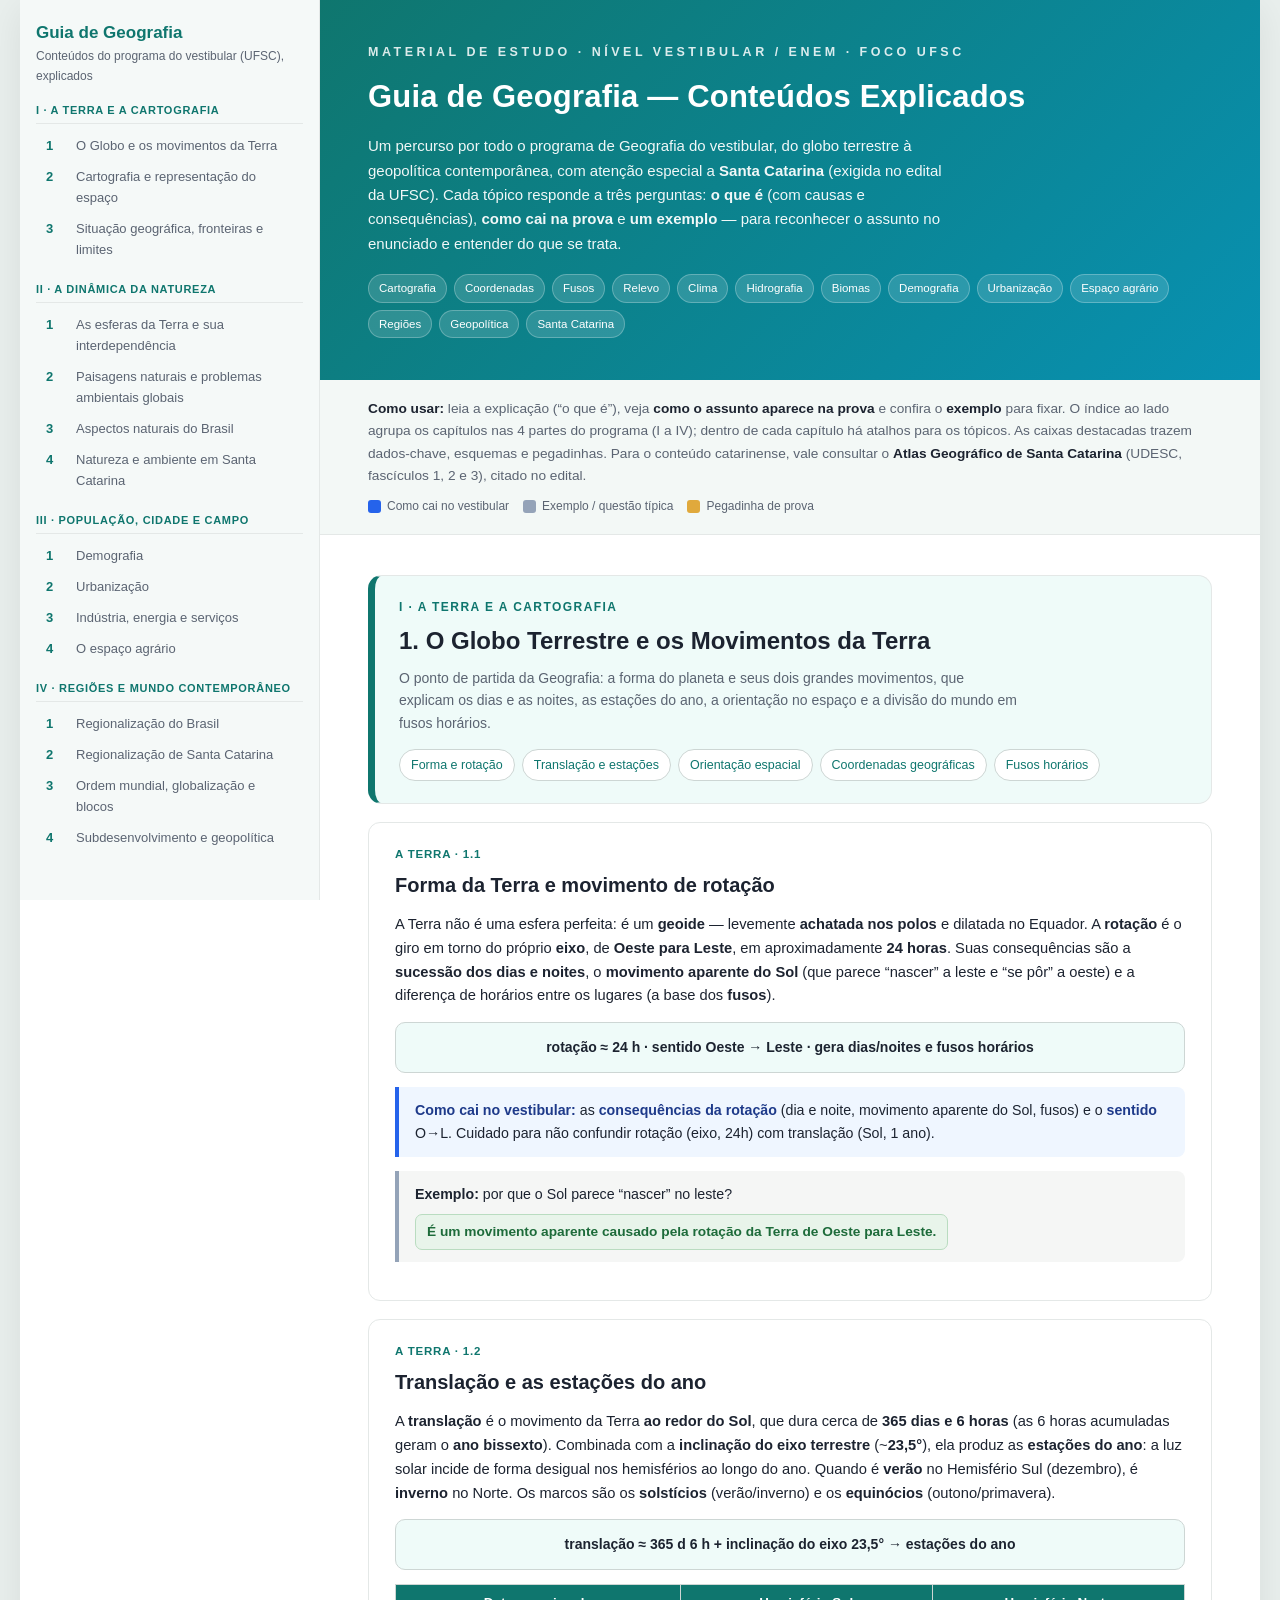
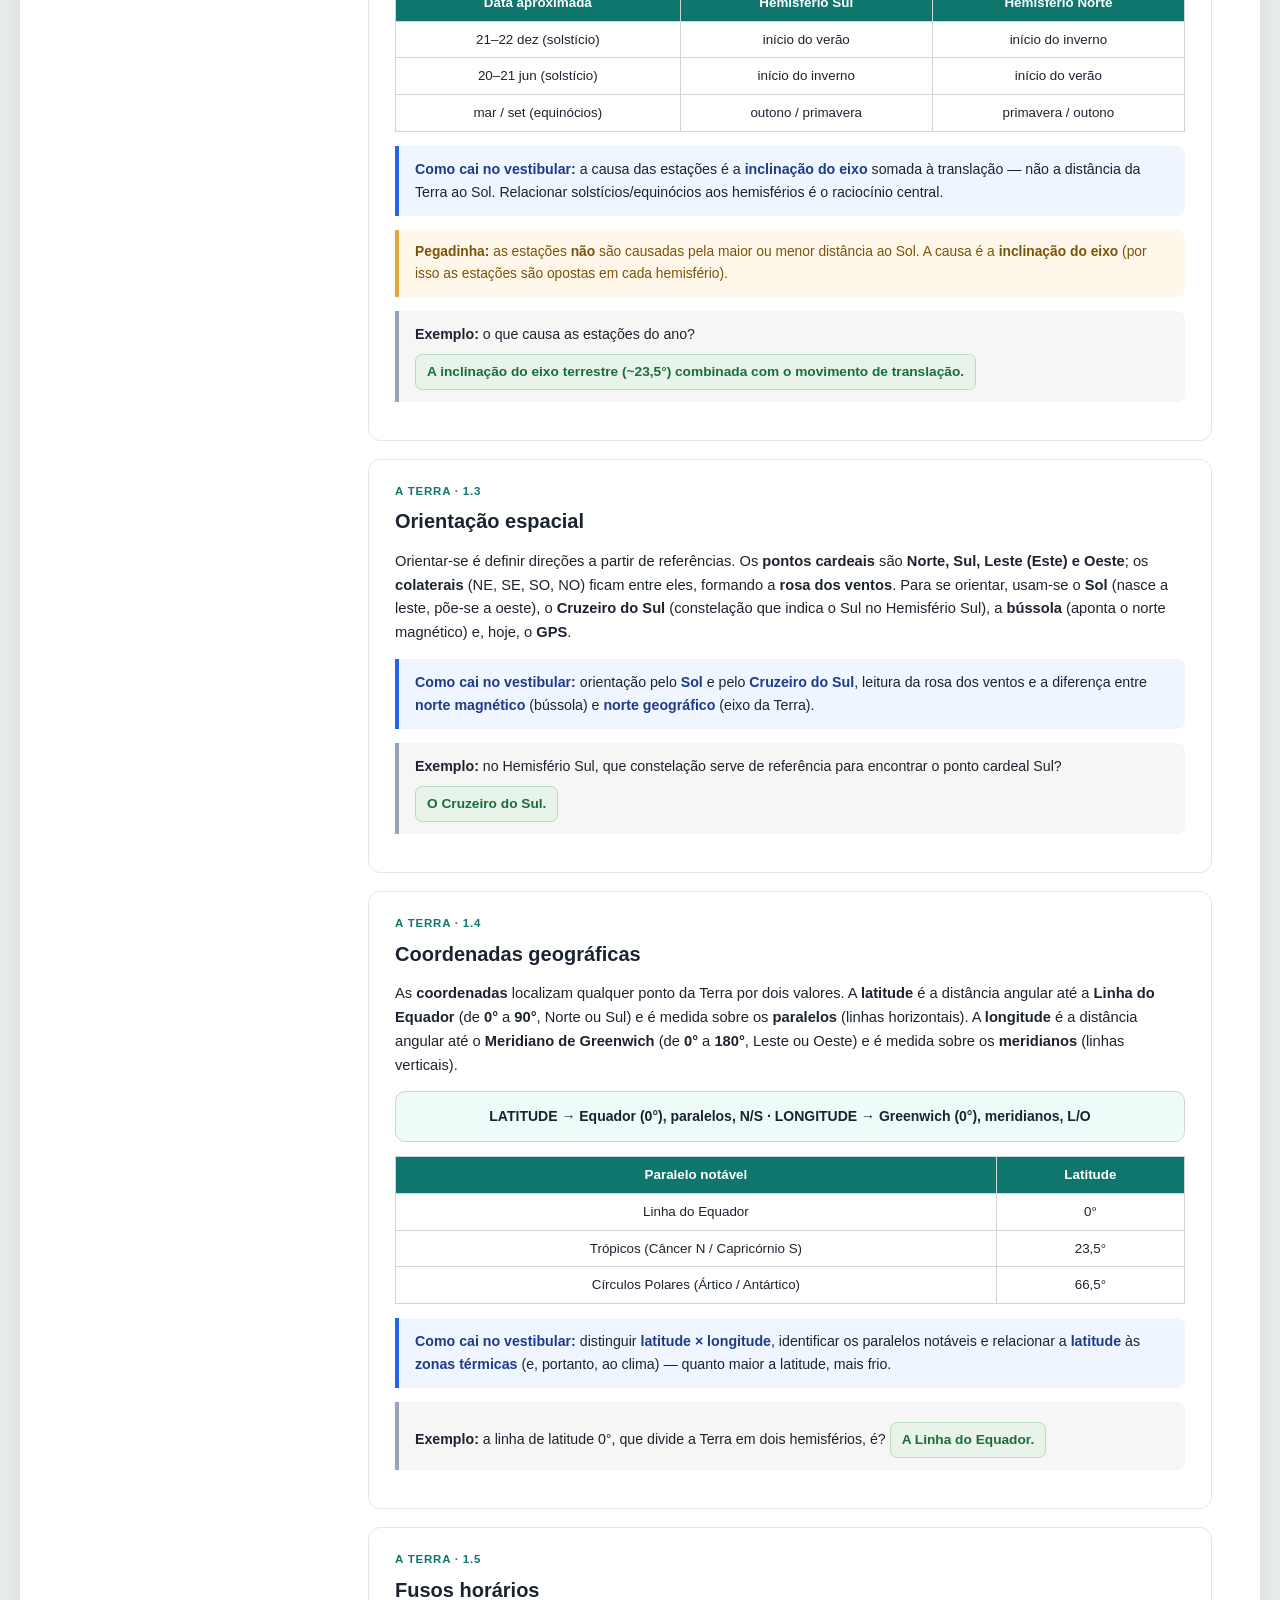
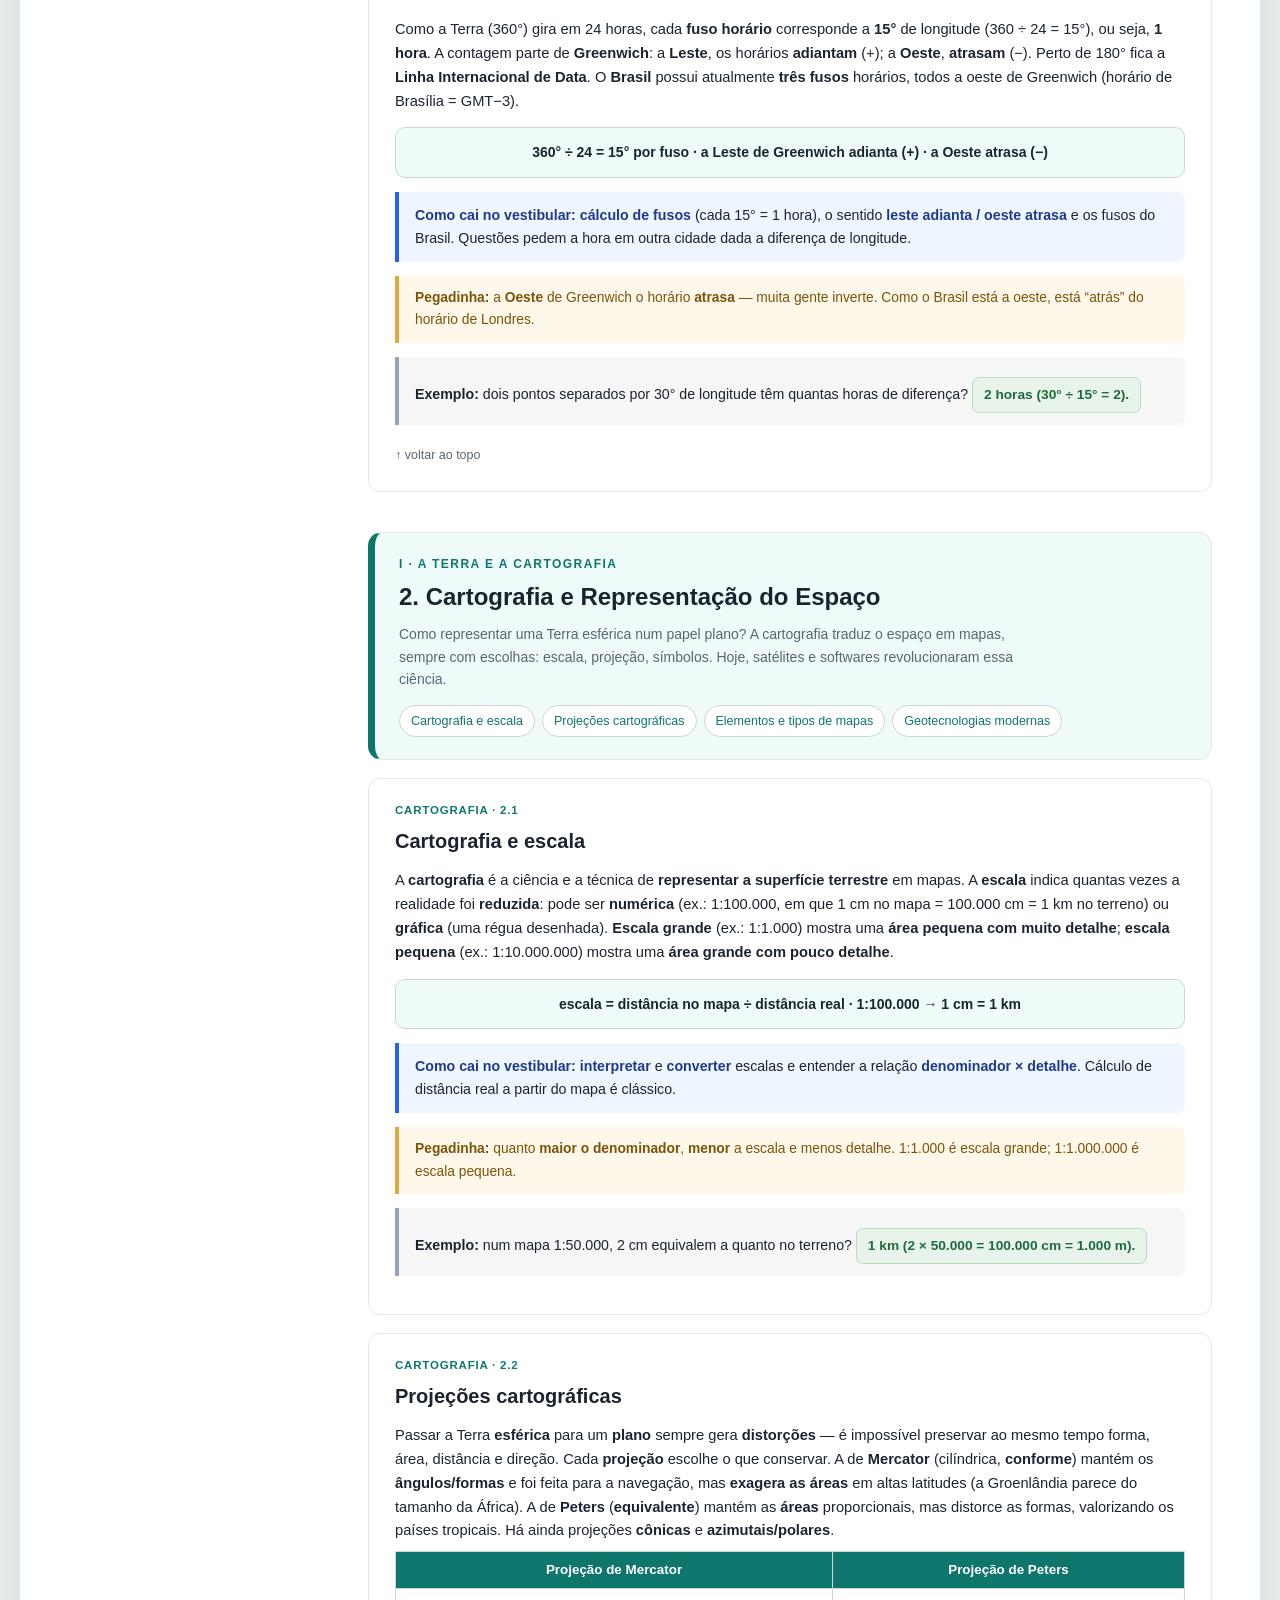
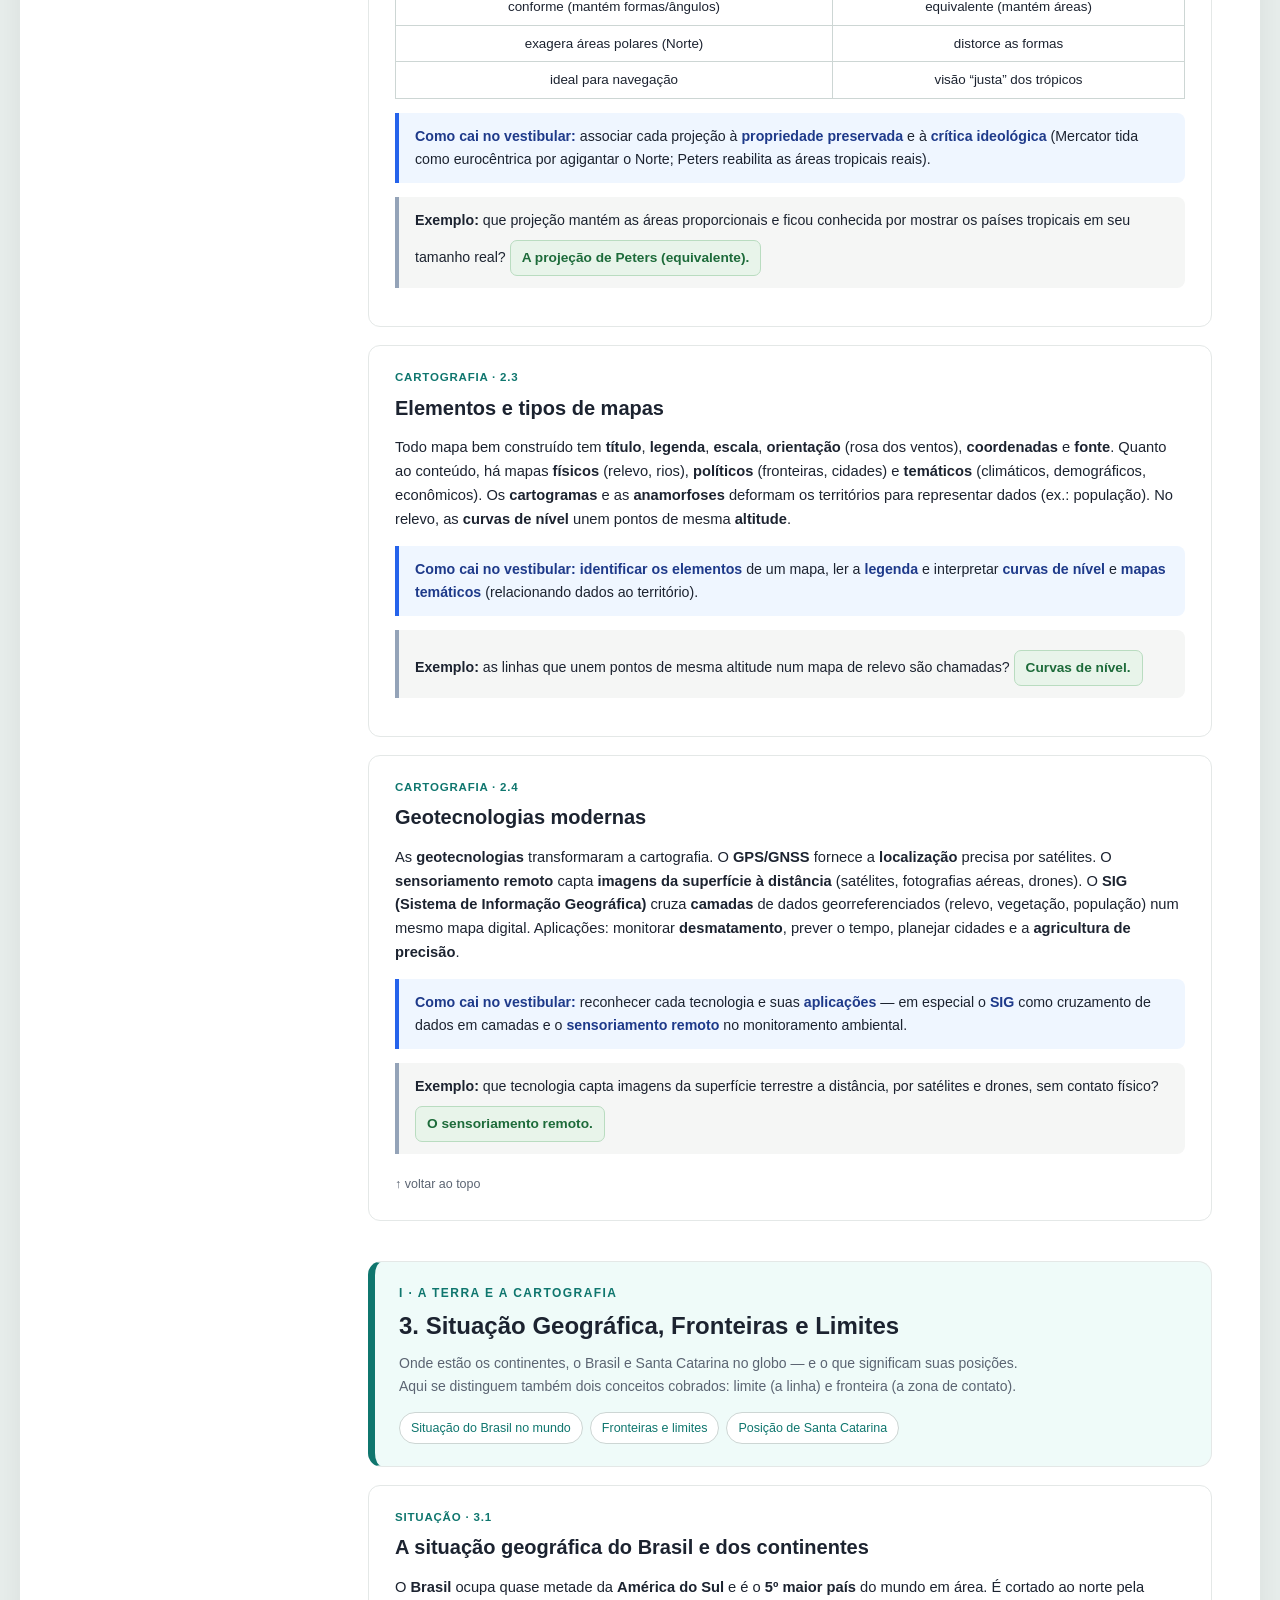
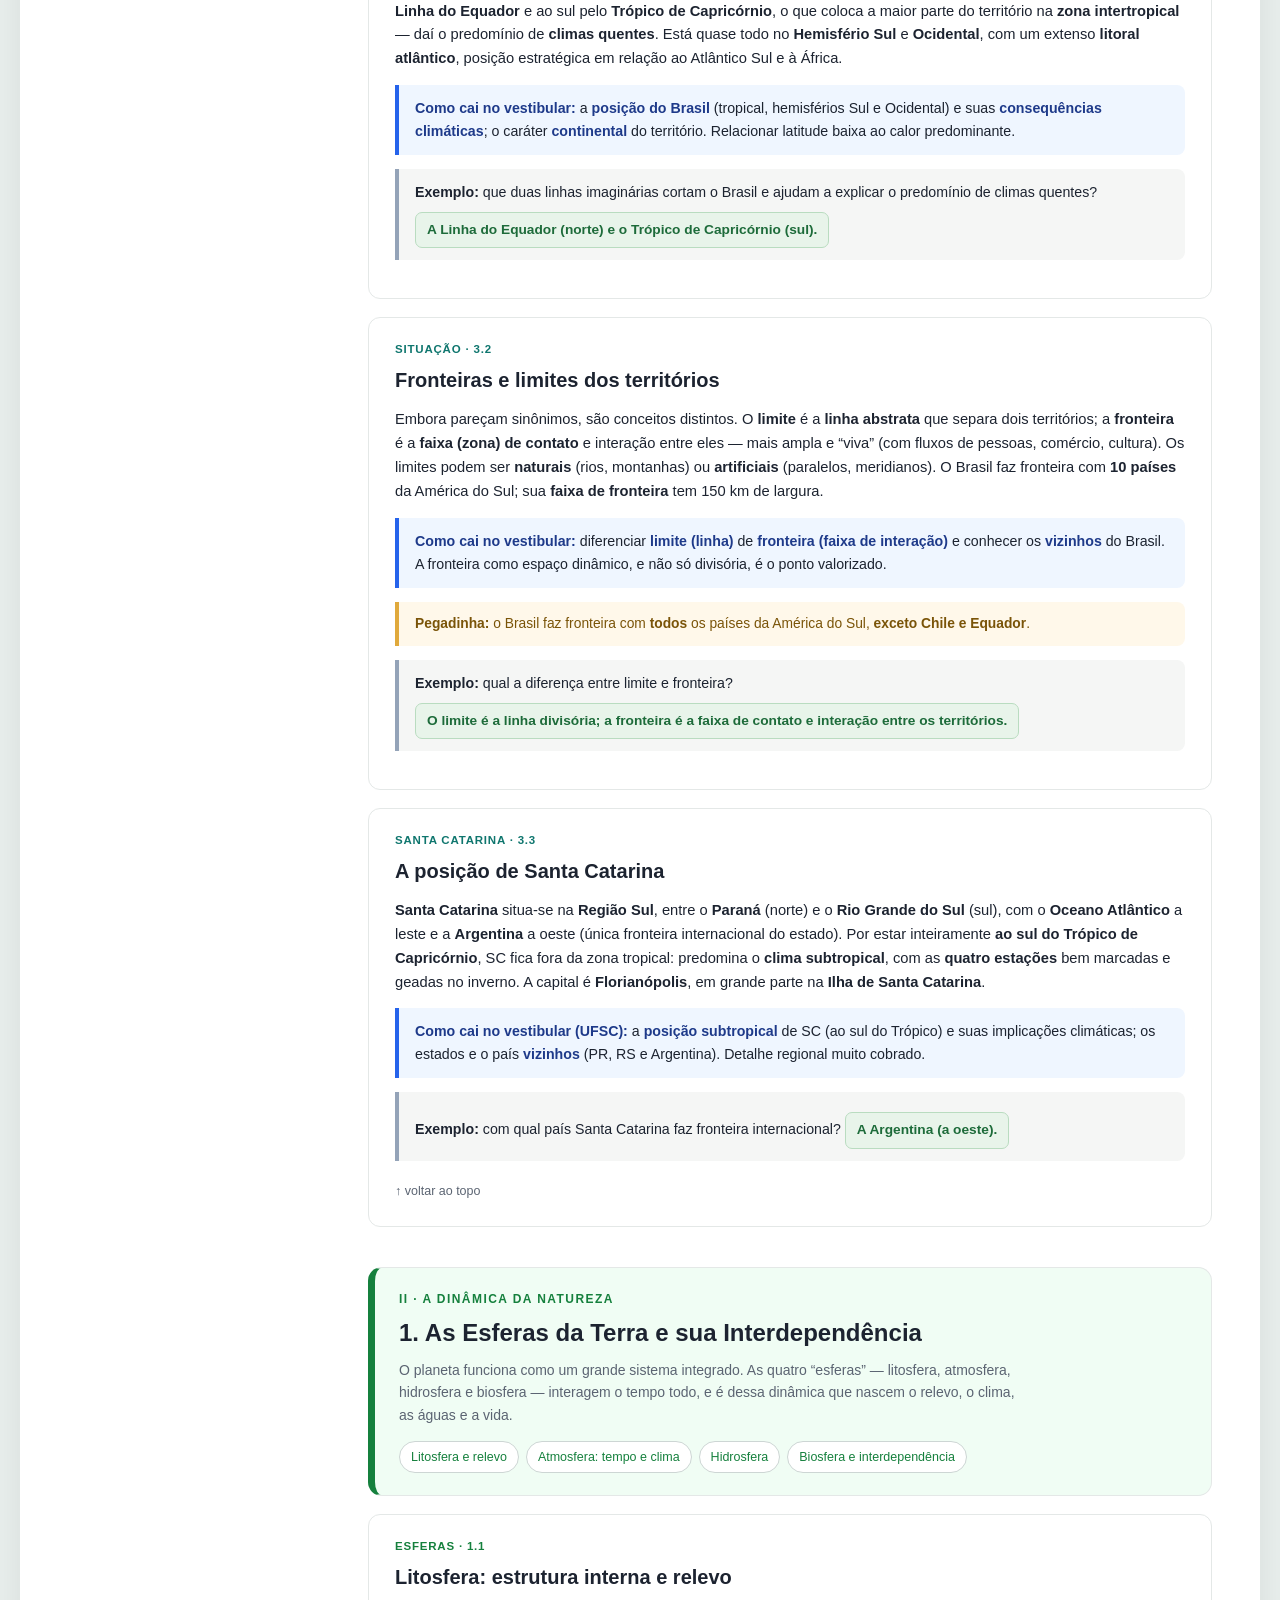
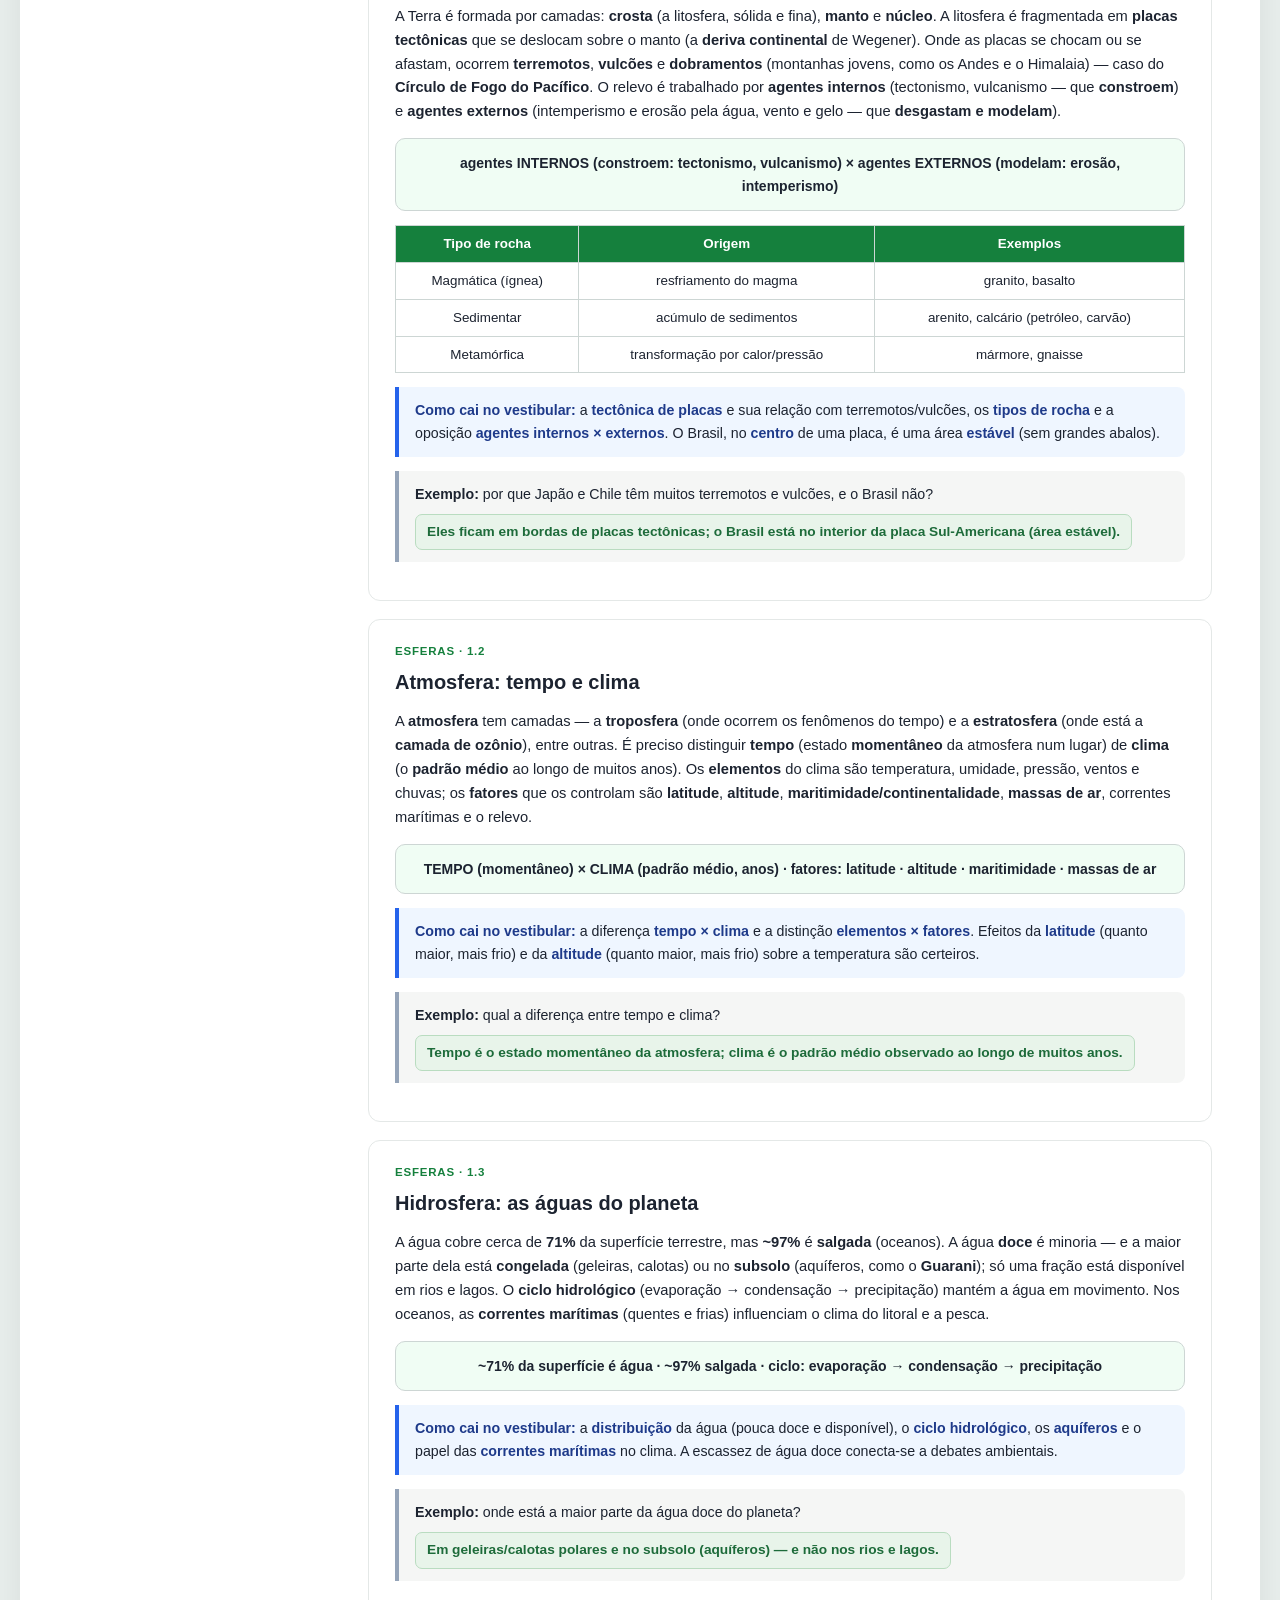
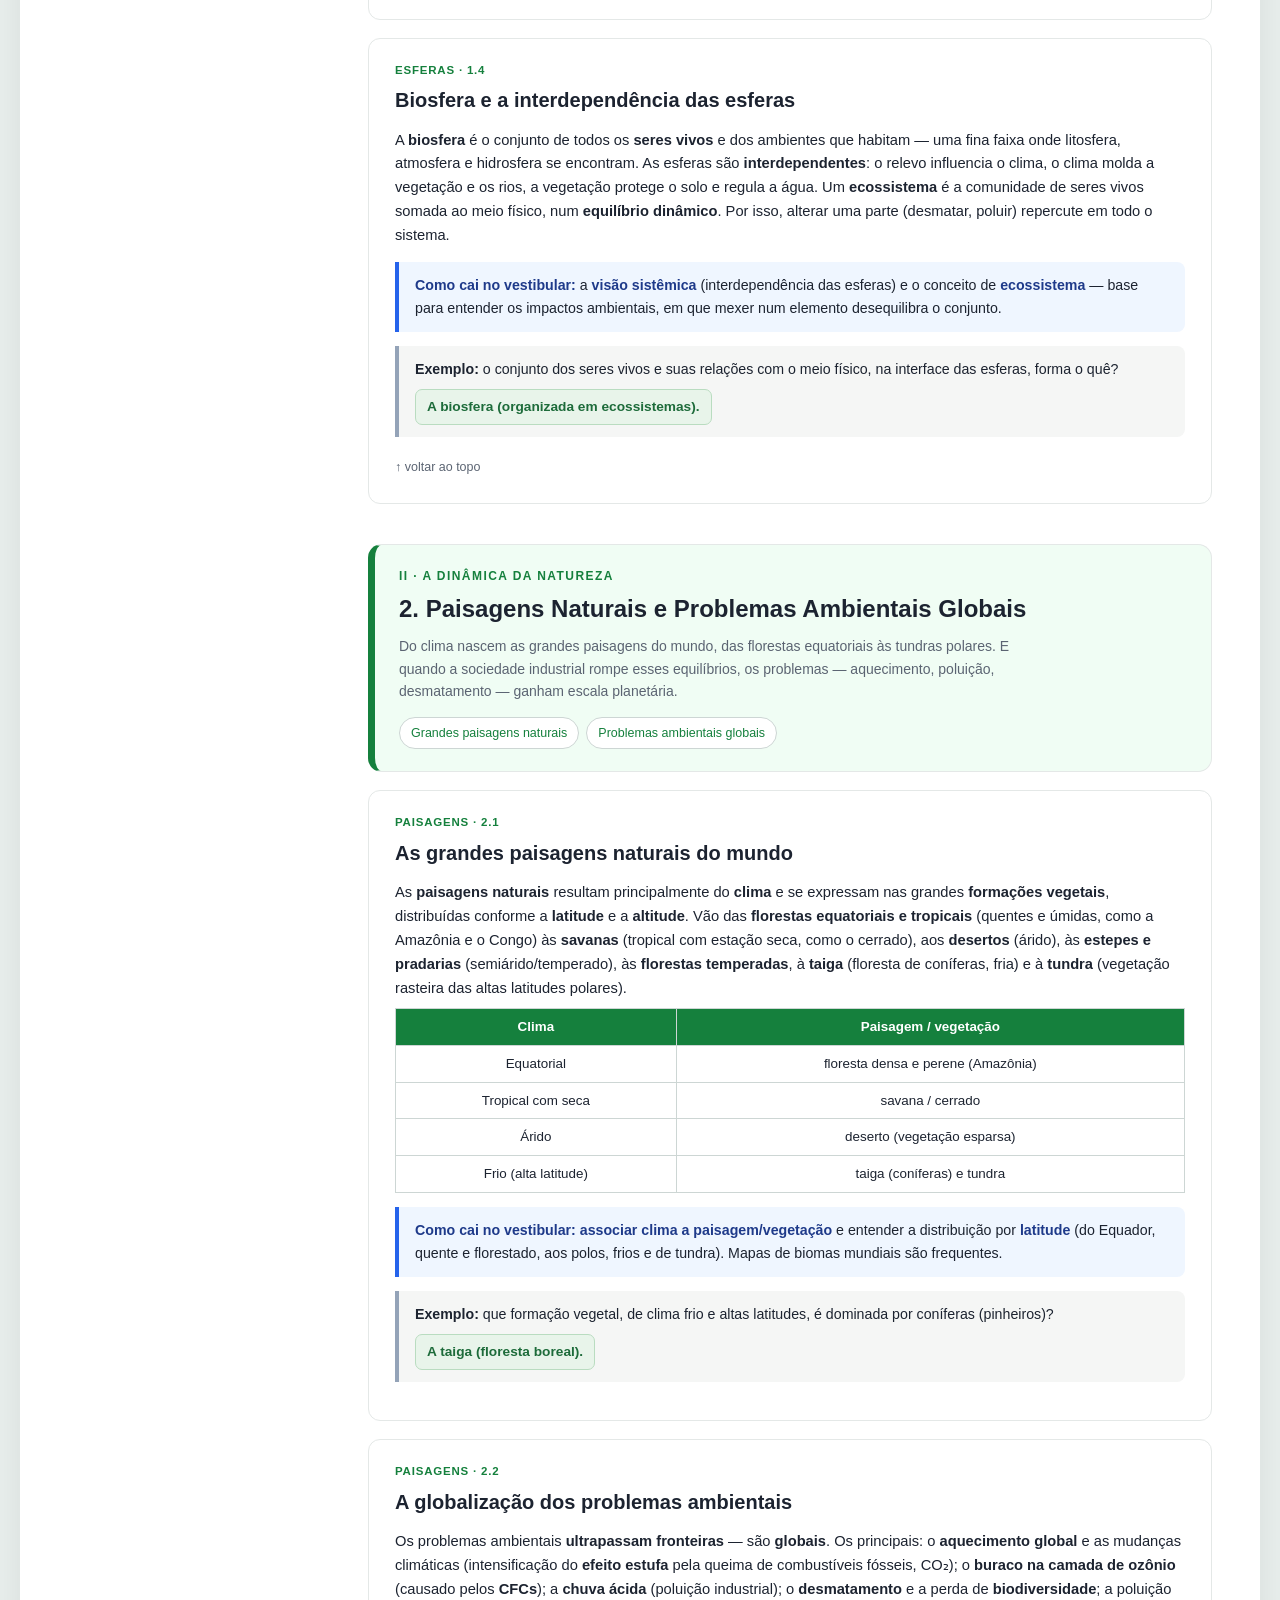
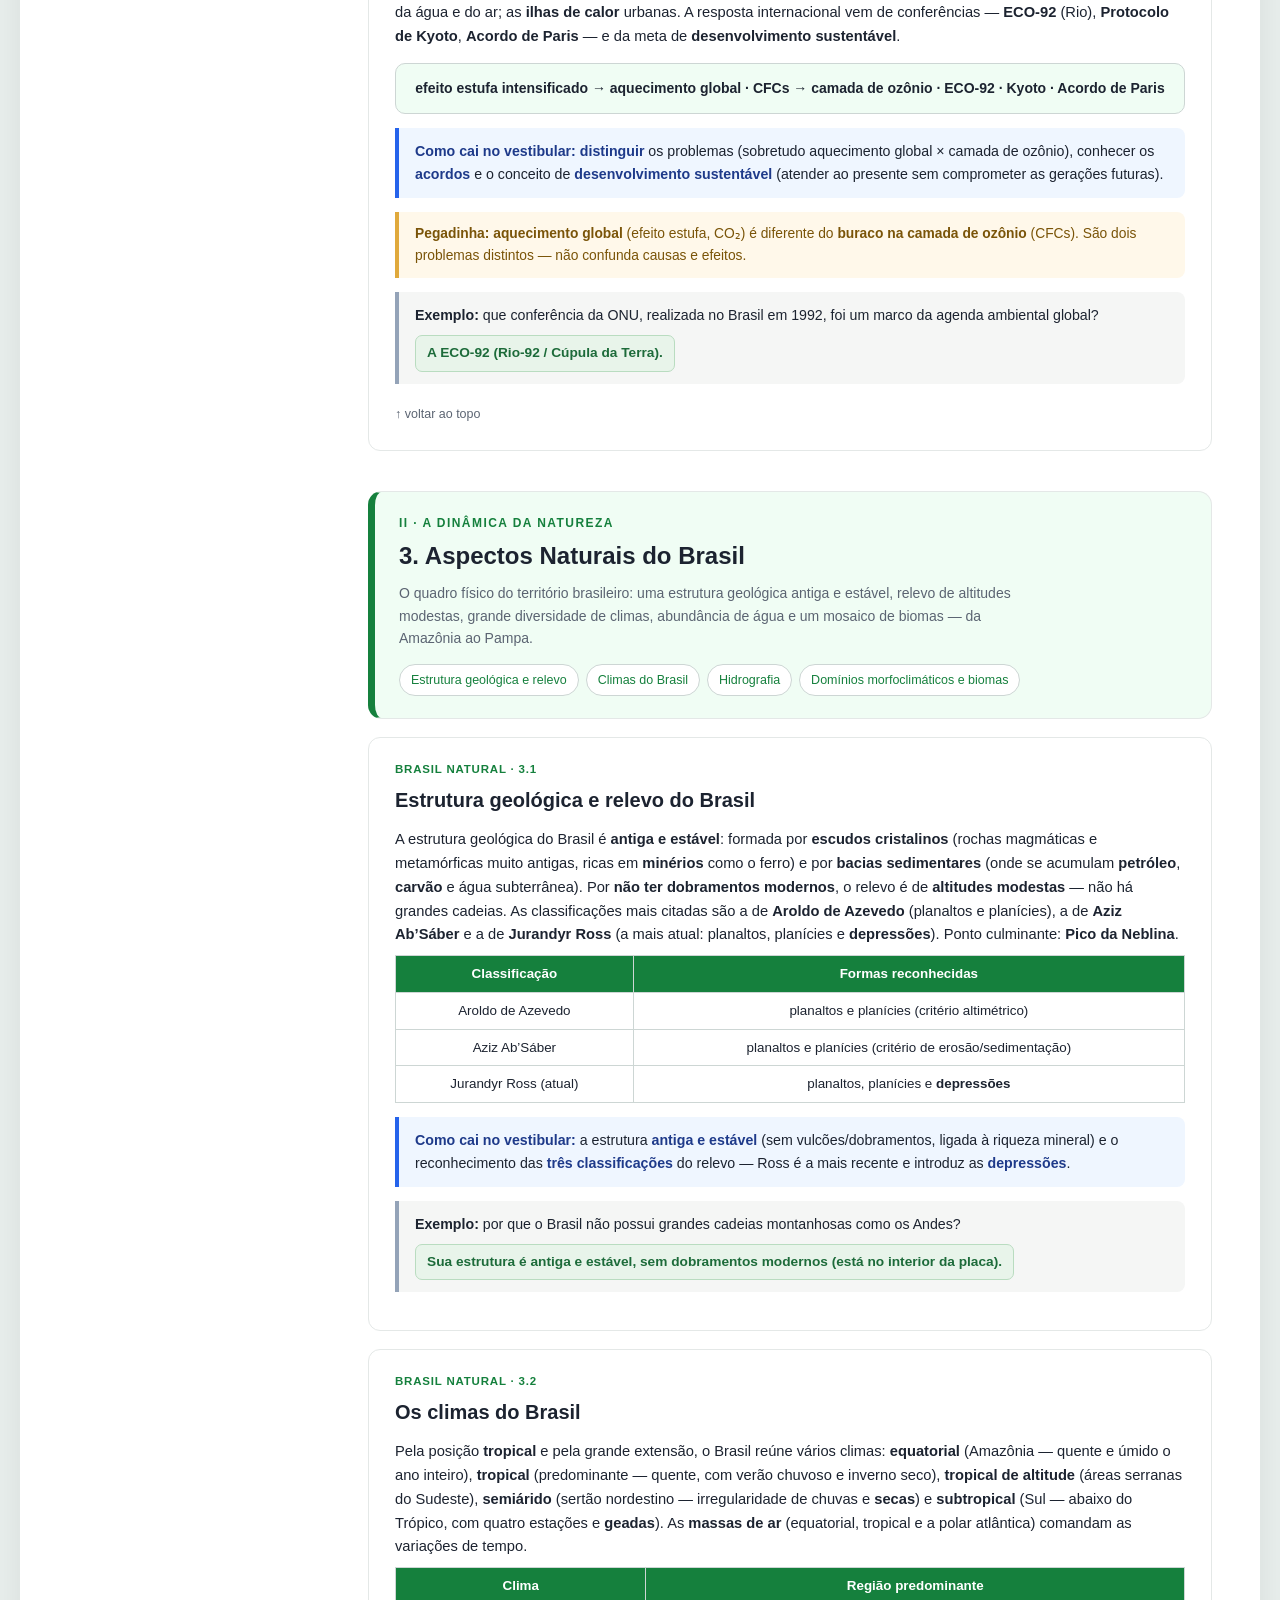
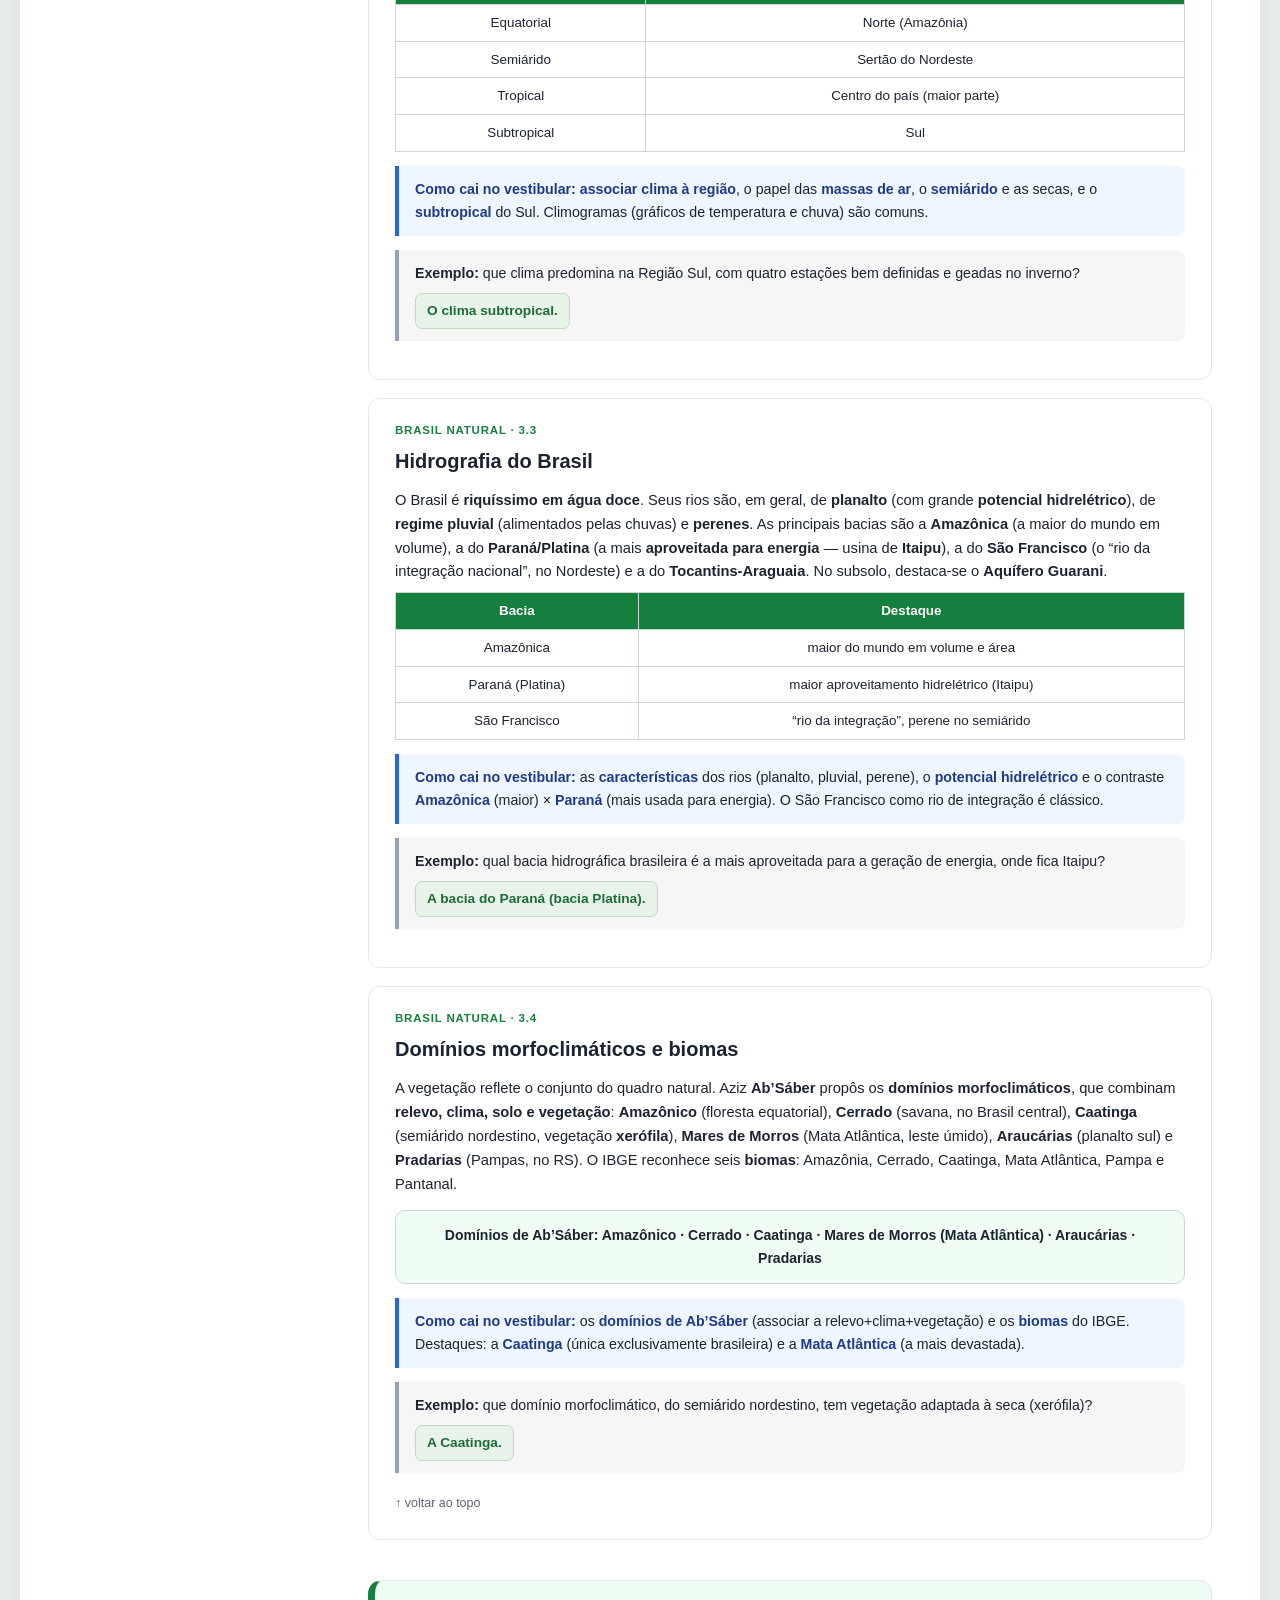
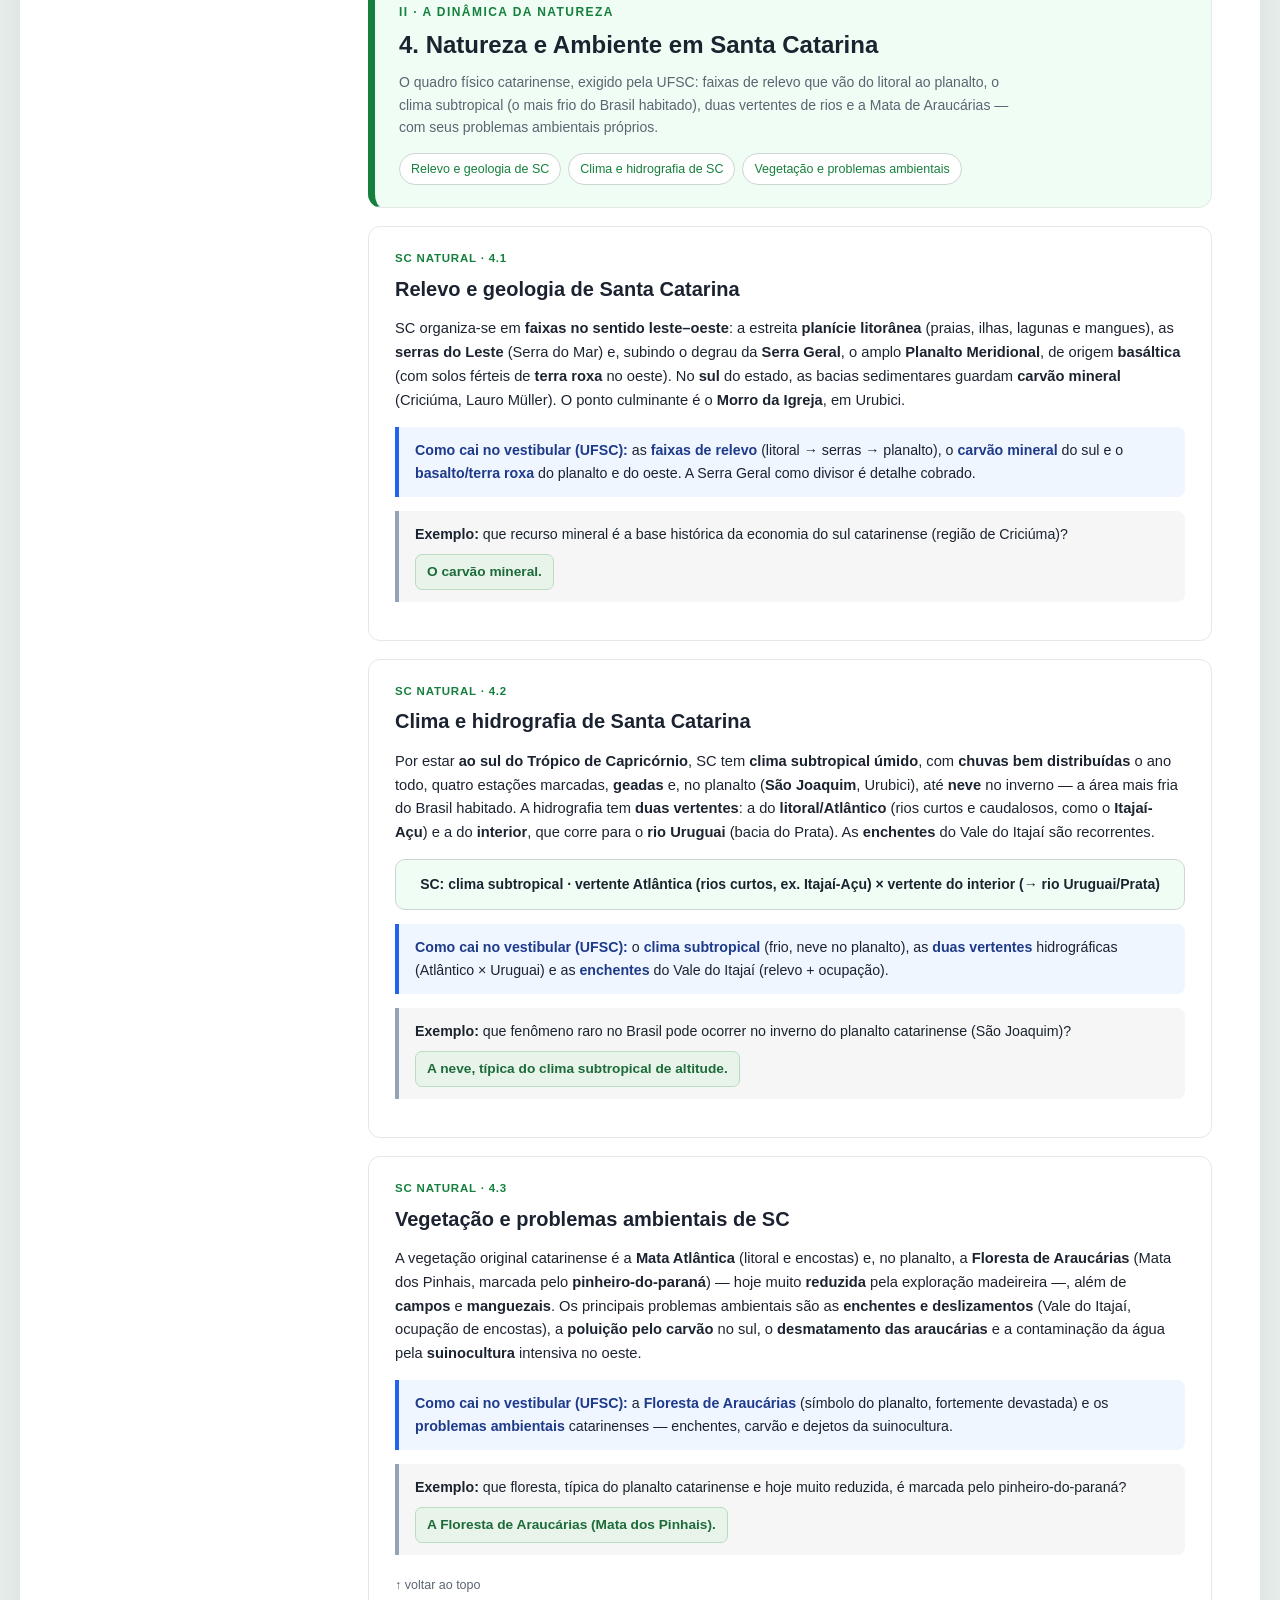
<file: tabs/geografia.html>
<!DOCTYPE html>
<html lang="pt-BR">
<head>
<meta charset="UTF-8">
<meta name="viewport" content="width=device-width, initial-scale=1.0">
<link rel="shortcut icon" href="../img/images.jpeg" type="image/x-icon">
<title>Geografia</title>
<style>
  :root{
    --ink:#1c2330; --muted:#5b6472; --line:#e4e8e7; --line-strong:#cdd6d4;
    --accent:#0f766e; --accent-2:#0d9488; --accent-soft:#effbf9;
    --paper:#ffffff; --bg:#e9efed;
    --uso-bg:#eff6ff; --uso-border:#2563eb;
    --ex-bg:#f5f6f5; --ex-border:#94a3b8;
    --warn-bg:#fff8ea; --warn-border:#e0a93c;
    --ok-bg:#e8f4ea; --ok-border:#1d6b3a;
  }
  *{ box-sizing:border-box; }
  html{ scroll-behavior:smooth; }
  body{ margin:0; background:var(--bg); color:var(--ink);
    font-family:"Segoe UI",Roboto,"Helvetica Neue",Arial,sans-serif; line-height:1.62; }
  a{ color:var(--accent-2); }
  .wrap{ display:grid; grid-template-columns:300px 1fr; max-width:1240px; margin:0 auto;
    background:var(--paper); box-shadow:0 8px 36px rgba(0,0,0,.08); }

  /* ===== ÍNDICE LATERAL ===== */
  aside.toc{ position:sticky; top:0; align-self:start; height:100vh; overflow:auto;
    background:#f5f9f8; border-right:1px solid var(--line); padding:22px 16px 50px; }
  aside.toc .brand{ font-weight:800; color:var(--accent); font-size:17px; line-height:1.25; }
  aside.toc .sub{ font-size:12px; color:var(--muted); margin:4px 0 14px; }
  .toc .grp{ font-size:11px; text-transform:uppercase; letter-spacing:.7px; color:var(--accent);
    font-weight:800; margin:16px 0 6px; padding-bottom:3px; border-bottom:1px solid var(--line); }
  .toc ol{ list-style:none; margin:0; padding:0; }
  .toc ol a{ display:flex; gap:8px; text-decoration:none; color:var(--muted); font-size:13px;
    padding:5px 8px; border-radius:6px; border-left:2px solid transparent; }
  .toc ol a:hover{ background:var(--accent-soft); color:var(--accent); border-left-color:var(--accent); }
  .toc ol a b{ color:var(--accent); font-weight:700; min-width:22px; }
  .toc details>summary{ display:none; }

  /* ===== CONTEÚDO ===== */
  main{ min-width:0; padding-bottom:60px; }
  .hero{ background:linear-gradient(135deg,#0f766e,#0891b2); color:#fff; padding:42px 48px; }
  .hero .eyebrow{ letter-spacing:.28em; text-transform:uppercase; font-size:12.5px; font-weight:700; opacity:.85; }
  .hero h1{ margin:10px 0 0; font-size:31px; letter-spacing:.2px; }
  .hero p{ margin:12px 0 0; opacity:.94; font-size:15px; max-width:70ch; }
  .hero .chips{ margin-top:18px; display:flex; flex-wrap:wrap; gap:7px; }
  .hero .chips span{ font-size:11.5px; background:rgba(255,255,255,.14); border:1px solid rgba(255,255,255,.25);
    padding:4px 10px; border-radius:999px; }
  .intro{ padding:18px 48px; background:#f3f8f6; border-bottom:1px solid var(--line);
    color:var(--muted); font-size:13.7px; }
  .intro b{ color:var(--ink); }
  .legenda{ display:flex; flex-wrap:wrap; gap:14px; margin-top:10px; }
  .legenda span{ font-size:12px; display:flex; align-items:center; gap:6px; }
  .legenda i{ width:13px; height:13px; border-radius:3px; display:inline-block; }
  .content{ padding:0 48px; }

  /* ===== DIVISÓRIA DE CAPÍTULO ===== */
  .chapter{ scroll-margin-top:10px; margin:40px 0 6px; padding:22px 24px; border-radius:14px;
    background:var(--accent-soft); border:1px solid var(--line); border-left:7px solid var(--accent); }
  .chapter .num{ font-size:12px; font-weight:800; letter-spacing:.12em; text-transform:uppercase; color:var(--accent); }
  .chapter h2{ margin:4px 0 4px; font-size:24px; color:var(--ink); }
  .chapter p{ margin:6px 0 0; color:var(--muted); font-size:14px; max-width:80ch; }
  .mini{ margin:14px 0 0; display:flex; flex-wrap:wrap; gap:7px; }
  .mini a{ font-size:12.5px; text-decoration:none; color:var(--accent); background:#fff;
    border:1px solid var(--line-strong); padding:5px 11px; border-radius:999px; }
  .mini a:hover{ background:var(--accent); color:#fff; border-color:var(--accent); }

  /* ===== CARTÃO DE CONCEITO ===== */
  section.card{ background:var(--paper); border:1px solid var(--line); border-radius:12px;
    padding:22px 26px 24px; margin:18px 0; scroll-margin-top:14px; }
  .kicker{ font-size:11.5px; text-transform:uppercase; letter-spacing:.8px; color:var(--accent); font-weight:800; }
  section.card h3{ margin:5px 0 12px; font-size:20px; color:var(--ink); }
  .lead{ font-size:14.7px; margin:0 0 8px; }
  .lead b{ color:var(--ink); }
  .formula-box{ background:var(--accent-soft); border:1px solid var(--line-strong); border-radius:10px;
    padding:13px 15px; text-align:center; font-size:14px; margin:14px 0; overflow-x:auto; color:var(--ink); font-weight:600; }
  h4.blk{ font-size:12px; text-transform:uppercase; letter-spacing:.5px; color:var(--accent);
    margin:18px 0 7px; }
  ul.vars{ margin:0; padding:0; list-style:none; }
  ul.vars li{ padding:4px 0; border-bottom:1px dashed var(--line); font-size:14px; }
  ul.vars li:last-child{ border-bottom:none; }
  ul.vars b{ color:var(--accent); }

  .uso{ background:var(--uso-bg); border-left:4px solid var(--uso-border); border-radius:0 8px 8px 0;
    padding:12px 16px; margin:14px 0; font-size:14.2px; }
  .uso b{ color:#1e3a8a; }
  .ex{ background:var(--ex-bg); border-left:4px solid var(--ex-border); border-radius:0 8px 8px 0;
    padding:12px 16px; margin:14px 0; font-size:14.2px; }
  .ex b{ color:var(--ink); }
  .ex .resp{ margin-top:8px; display:inline-block; background:var(--ok-bg); border:1px solid #b9dcc0;
    border-radius:7px; padding:6px 11px; font-weight:600; color:var(--ok-border); font-size:13.7px; }
  .warn{ background:var(--warn-bg); border-left:4px solid var(--warn-border); border-radius:0 8px 8px 0;
    padding:11px 16px; margin:14px 0; font-size:13.8px; color:#7a5408; }
  .warn b{ color:#7a5408; }

  table.tab{ border-collapse:collapse; margin:8px 0; width:100%; font-size:13.4px; }
  table.tab th, table.tab td{ border:1px solid var(--line-strong); padding:7px 10px; text-align:center; }
  table.tab thead th{ background:var(--accent); color:#fff; }
  table.tab tbody th{ background:var(--accent-soft); color:var(--accent); }

  .toplink{ display:inline-block; margin-top:6px; font-size:12.5px; color:var(--muted); text-decoration:none; }
  .toplink:hover{ color:var(--accent); }
  footer.f{ padding:26px 48px 0; color:var(--muted); font-size:12px; }

  /* ===== CORES POR PARTE (I a IV) ===== */
  .secI{ --accent:#0f766e; --accent-2:#0d9488; --accent-soft:#effbf9; }    /* Terra e Cartografia */
  .secII{ --accent:#15803d; --accent-2:#16a34a; --accent-soft:#f0fdf4; }   /* Dinâmica da Natureza */
  .secIII{ --accent:#b45309; --accent-2:#d97706; --accent-soft:#fffbeb; }  /* População, Cidade e Campo */
  .secIV{ --accent:#1d4ed8; --accent-2:#2563eb; --accent-soft:#eff6ff; }   /* Regiões e Geopolítica */

  @media(max-width:900px){
    .wrap{ grid-template-columns:1fr; }
    aside.toc{ position:static; height:auto; border-right:none; border-bottom:1px solid var(--line); padding:14px 16px; }
    .toc details>summary{ display:block; cursor:pointer; font-weight:800; color:var(--accent); font-size:14px; padding:6px 0; }
    .toc details:not([open]) > *:not(summary){ display:none; }
    .hero,.intro,.content,footer.f{ padding-left:18px; padding-right:18px; }
    section.card{ padding:18px 16px; }
    .hero h1{ font-size:25px; }
  }
  @media print{
    aside.toc{ display:none; } .wrap{ display:block; box-shadow:none; max-width:100%; }
    body{ background:#fff; }
    .chapter{ break-before:page; page-break-before:always; }
    section.card{ break-inside:avoid; page-break-inside:avoid; }
    .toplink{ display:none; }
  }
</style>
</head>
<body id="top">
  <div class="wrap">
    <!-- ================= ÍNDICE ================= -->
    <aside class="toc">
      <div class="brand">Guia de Geografia</div>
      <div class="sub">Conteúdos do programa do vestibular (UFSC), explicados</div>
      <details open>
        <summary>Índice ▾</summary>

        <div class="grp">I · A Terra e a Cartografia</div>
        <ol>
          <li><a href="#ter1"><b>1</b> O Globo e os movimentos da Terra</a></li>
          <li><a href="#ter2"><b>2</b> Cartografia e representação do espaço</a></li>
          <li><a href="#ter3"><b>3</b> Situação geográfica, fronteiras e limites</a></li>
        </ol>

        <div class="grp">II · A Dinâmica da Natureza</div>
        <ol>
          <li><a href="#nat1"><b>1</b> As esferas da Terra e sua interdependência</a></li>
          <li><a href="#nat2"><b>2</b> Paisagens naturais e problemas ambientais globais</a></li>
          <li><a href="#nat3"><b>3</b> Aspectos naturais do Brasil</a></li>
          <li><a href="#nat4"><b>4</b> Natureza e ambiente em Santa Catarina</a></li>
        </ol>

        <div class="grp">III · População, Cidade e Campo</div>
        <ol>
          <li><a href="#hum1"><b>1</b> Demografia</a></li>
          <li><a href="#hum2"><b>2</b> Urbanização</a></li>
          <li><a href="#hum3"><b>3</b> Indústria, energia e serviços</a></li>
          <li><a href="#hum4"><b>4</b> O espaço agrário</a></li>
        </ol>

        <div class="grp">IV · Regiões e Mundo Contemporâneo</div>
        <ol>
          <li><a href="#reg1"><b>1</b> Regionalização do Brasil</a></li>
          <li><a href="#reg2"><b>2</b> Regionalização de Santa Catarina</a></li>
          <li><a href="#reg3"><b>3</b> Ordem mundial, globalização e blocos</a></li>
          <li><a href="#reg4"><b>4</b> Subdesenvolvimento e geopolítica</a></li>
        </ol>
      </details>
    </aside>

    <!-- ================= CORPO ================= -->
    <main>
      <div class="hero">
        <div class="eyebrow">Material de estudo · nível vestibular / ENEM · foco UFSC</div>
        <h1>Guia de Geografia — Conteúdos Explicados</h1>
        <p>Um percurso por todo o programa de Geografia do vestibular, do globo terrestre à geopolítica contemporânea, com atenção especial a <b>Santa Catarina</b> (exigida no edital da UFSC). Cada tópico responde a três perguntas: <b>o que é</b> (com causas e consequências), <b>como cai na prova</b> e <b>um exemplo</b> — para reconhecer o assunto no enunciado e entender do que se trata.</p>
        <div class="chips">
          <span>Cartografia</span><span>Coordenadas</span><span>Fusos</span><span>Relevo</span>
          <span>Clima</span><span>Hidrografia</span><span>Biomas</span><span>Demografia</span>
          <span>Urbanização</span><span>Espaço agrário</span><span>Regiões</span><span>Geopolítica</span>
          <span>Santa Catarina</span>
        </div>
      </div>
      <div class="intro">
        <b>Como usar:</b> leia a explicação (“o que é”), veja <b>como o assunto aparece na prova</b> e confira o <b>exemplo</b> para fixar. O índice ao lado agrupa os capítulos nas 4 partes do programa (I a IV); dentro de cada capítulo há atalhos para os tópicos. As caixas destacadas trazem dados-chave, esquemas e pegadinhas. Para o conteúdo catarinense, vale consultar o <b>Atlas Geográfico de Santa Catarina</b> (UDESC, fascículos 1, 2 e 3), citado no edital.
        <div class="legenda">
          <span><i style="background:#2563eb"></i> Como cai no vestibular</span>
          <span><i style="background:#94a3b8"></i> Exemplo / questão típica</span>
          <span><i style="background:#e0a93c"></i> Pegadinha de prova</span>
        </div>
      </div>
      <div class="content">

      <!-- CONTENT-START -->

      <!-- ===================== PARTE I — CAP 1 ===================== -->
      <div class="area secI">
      <div class="chapter" id="ter1">
        <div class="num">I · A Terra e a Cartografia</div>
        <h2>1. O Globo Terrestre e os Movimentos da Terra</h2>
        <p>O ponto de partida da Geografia: a forma do planeta e seus dois grandes movimentos, que explicam os dias e as noites, as estações do ano, a orientação no espaço e a divisão do mundo em fusos horários.</p>
        <div class="mini">
          <a href="#ter1-rotacao">Forma e rotação</a>
          <a href="#ter1-translacao">Translação e estações</a>
          <a href="#ter1-orientacao">Orientação espacial</a>
          <a href="#ter1-coord">Coordenadas geográficas</a>
          <a href="#ter1-fusos">Fusos horários</a>
        </div>
      </div>

      <section class="card" id="ter1-rotacao">
        <div class="kicker">A Terra · 1.1</div>
        <h3>Forma da Terra e movimento de rotação</h3>
        <p class="lead">A Terra não é uma esfera perfeita: é um <b>geoide</b> — levemente <b>achatada nos polos</b> e dilatada no Equador. A <b>rotação</b> é o giro em torno do próprio <b>eixo</b>, de <b>Oeste para Leste</b>, em aproximadamente <b>24 horas</b>. Suas consequências são a <b>sucessão dos dias e noites</b>, o <b>movimento aparente do Sol</b> (que parece “nascer” a leste e “se pôr” a oeste) e a diferença de horários entre os lugares (a base dos <b>fusos</b>).</p>
        <div class="formula-box">rotação ≈ 24 h · sentido Oeste → Leste · gera dias/noites e fusos horários</div>
        <div class="uso"><b>Como cai no vestibular:</b> as <b>consequências da rotação</b> (dia e noite, movimento aparente do Sol, fusos) e o <b>sentido</b> O→L. Cuidado para não confundir rotação (eixo, 24h) com translação (Sol, 1 ano).</div>
        <div class="ex"><b>Exemplo:</b> por que o Sol parece “nascer” no leste? <span class="resp">É um movimento aparente causado pela rotação da Terra de Oeste para Leste.</span></div>
      </section>

      <section class="card" id="ter1-translacao">
        <div class="kicker">A Terra · 1.2</div>
        <h3>Translação e as estações do ano</h3>
        <p class="lead">A <b>translação</b> é o movimento da Terra <b>ao redor do Sol</b>, que dura cerca de <b>365 dias e 6 horas</b> (as 6 horas acumuladas geram o <b>ano bissexto</b>). Combinada com a <b>inclinação do eixo terrestre</b> (~<b>23,5°</b>), ela produz as <b>estações do ano</b>: a luz solar incide de forma desigual nos hemisférios ao longo do ano. Quando é <b>verão</b> no Hemisfério Sul (dezembro), é <b>inverno</b> no Norte. Os marcos são os <b>solstícios</b> (verão/inverno) e os <b>equinócios</b> (outono/primavera).</p>
        <div class="formula-box">translação ≈ 365 d 6 h + inclinação do eixo 23,5° → estações do ano</div>
        <table class="tab"><thead><tr><th>Data aproximada</th><th>Hemisfério Sul</th><th>Hemisfério Norte</th></tr></thead><tbody>
          <tr><td>21–22 dez (solstício)</td><td>início do verão</td><td>início do inverno</td></tr>
          <tr><td>20–21 jun (solstício)</td><td>início do inverno</td><td>início do verão</td></tr>
          <tr><td>mar / set (equinócios)</td><td>outono / primavera</td><td>primavera / outono</td></tr>
        </tbody></table>
        <div class="uso"><b>Como cai no vestibular:</b> a causa das estações é a <b>inclinação do eixo</b> somada à translação — não a distância da Terra ao Sol. Relacionar solstícios/equinócios aos hemisférios é o raciocínio central.</div>
        <div class="warn"><b>Pegadinha:</b> as estações <b>não</b> são causadas pela maior ou menor distância ao Sol. A causa é a <b>inclinação do eixo</b> (por isso as estações são opostas em cada hemisfério).</div>
        <div class="ex"><b>Exemplo:</b> o que causa as estações do ano? <span class="resp">A inclinação do eixo terrestre (~23,5°) combinada com o movimento de translação.</span></div>
      </section>

      <section class="card" id="ter1-orientacao">
        <div class="kicker">A Terra · 1.3</div>
        <h3>Orientação espacial</h3>
        <p class="lead">Orientar-se é definir direções a partir de referências. Os <b>pontos cardeais</b> são <b>Norte, Sul, Leste (Este) e Oeste</b>; os <b>colaterais</b> (NE, SE, SO, NO) ficam entre eles, formando a <b>rosa dos ventos</b>. Para se orientar, usam-se o <b>Sol</b> (nasce a leste, põe-se a oeste), o <b>Cruzeiro do Sul</b> (constelação que indica o Sul no Hemisfério Sul), a <b>bússola</b> (aponta o norte magnético) e, hoje, o <b>GPS</b>.</p>
        <div class="uso"><b>Como cai no vestibular:</b> orientação pelo <b>Sol</b> e pelo <b>Cruzeiro do Sul</b>, leitura da rosa dos ventos e a diferença entre <b>norte magnético</b> (bússola) e <b>norte geográfico</b> (eixo da Terra).</div>
        <div class="ex"><b>Exemplo:</b> no Hemisfério Sul, que constelação serve de referência para encontrar o ponto cardeal Sul? <span class="resp">O Cruzeiro do Sul.</span></div>
      </section>

      <section class="card" id="ter1-coord">
        <div class="kicker">A Terra · 1.4</div>
        <h3>Coordenadas geográficas</h3>
        <p class="lead">As <b>coordenadas</b> localizam qualquer ponto da Terra por dois valores. A <b>latitude</b> é a distância angular até a <b>Linha do Equador</b> (de <b>0°</b> a <b>90°</b>, Norte ou Sul) e é medida sobre os <b>paralelos</b> (linhas horizontais). A <b>longitude</b> é a distância angular até o <b>Meridiano de Greenwich</b> (de <b>0°</b> a <b>180°</b>, Leste ou Oeste) e é medida sobre os <b>meridianos</b> (linhas verticais).</p>
        <div class="formula-box">LATITUDE → Equador (0°), paralelos, N/S · LONGITUDE → Greenwich (0°), meridianos, L/O</div>
        <table class="tab"><thead><tr><th>Paralelo notável</th><th>Latitude</th></tr></thead><tbody>
          <tr><td>Linha do Equador</td><td>0°</td></tr>
          <tr><td>Trópicos (Câncer N / Capricórnio S)</td><td>23,5°</td></tr>
          <tr><td>Círculos Polares (Ártico / Antártico)</td><td>66,5°</td></tr>
        </tbody></table>
        <div class="uso"><b>Como cai no vestibular:</b> distinguir <b>latitude × longitude</b>, identificar os paralelos notáveis e relacionar a <b>latitude</b> às <b>zonas térmicas</b> (e, portanto, ao clima) — quanto maior a latitude, mais frio.</div>
        <div class="ex"><b>Exemplo:</b> a linha de latitude 0°, que divide a Terra em dois hemisférios, é? <span class="resp">A Linha do Equador.</span></div>
      </section>

      <section class="card" id="ter1-fusos">
        <div class="kicker">A Terra · 1.5</div>
        <h3>Fusos horários</h3>
        <p class="lead">Como a Terra (360°) gira em 24 horas, cada <b>fuso horário</b> corresponde a <b>15°</b> de longitude (360 ÷ 24 = 15°), ou seja, <b>1 hora</b>. A contagem parte de <b>Greenwich</b>: a <b>Leste</b>, os horários <b>adiantam</b> (+); a <b>Oeste</b>, <b>atrasam</b> (−). Perto de 180° fica a <b>Linha Internacional de Data</b>. O <b>Brasil</b> possui atualmente <b>três fusos</b> horários, todos a oeste de Greenwich (horário de Brasília = GMT−3).</p>
        <div class="formula-box">360° ÷ 24 = 15° por fuso · a Leste de Greenwich adianta (+) · a Oeste atrasa (−)</div>
        <div class="uso"><b>Como cai no vestibular:</b> <b>cálculo de fusos</b> (cada 15° = 1 hora), o sentido <b>leste adianta / oeste atrasa</b> e os fusos do Brasil. Questões pedem a hora em outra cidade dada a diferença de longitude.</div>
        <div class="warn"><b>Pegadinha:</b> a <b>Oeste</b> de Greenwich o horário <b>atrasa</b> — muita gente inverte. Como o Brasil está a oeste, está “atrás” do horário de Londres.</div>
        <div class="ex"><b>Exemplo:</b> dois pontos separados por 30° de longitude têm quantas horas de diferença? <span class="resp">2 horas (30° ÷ 15° = 2).</span></div>
        <a class="toplink" href="#top">↑ voltar ao topo</a>
      </section>
      </div>

      <!-- ===================== PARTE I — CAP 2 ===================== -->
      <div class="area secI">
      <div class="chapter" id="ter2">
        <div class="num">I · A Terra e a Cartografia</div>
        <h2>2. Cartografia e Representação do Espaço</h2>
        <p>Como representar uma Terra esférica num papel plano? A cartografia traduz o espaço em mapas, sempre com escolhas: escala, projeção, símbolos. Hoje, satélites e softwares revolucionaram essa ciência.</p>
        <div class="mini">
          <a href="#ter2-escala">Cartografia e escala</a>
          <a href="#ter2-proj">Projeções cartográficas</a>
          <a href="#ter2-mapas">Elementos e tipos de mapas</a>
          <a href="#ter2-tec">Geotecnologias modernas</a>
        </div>
      </div>

      <section class="card" id="ter2-escala">
        <div class="kicker">Cartografia · 2.1</div>
        <h3>Cartografia e escala</h3>
        <p class="lead">A <b>cartografia</b> é a ciência e a técnica de <b>representar a superfície terrestre</b> em mapas. A <b>escala</b> indica quantas vezes a realidade foi <b>reduzida</b>: pode ser <b>numérica</b> (ex.: 1:100.000, em que 1 cm no mapa = 100.000 cm = 1 km no terreno) ou <b>gráfica</b> (uma régua desenhada). <b>Escala grande</b> (ex.: 1:1.000) mostra uma <b>área pequena com muito detalhe</b>; <b>escala pequena</b> (ex.: 1:10.000.000) mostra uma <b>área grande com pouco detalhe</b>.</p>
        <div class="formula-box">escala = distância no mapa ÷ distância real · 1:100.000 → 1 cm = 1 km</div>
        <div class="uso"><b>Como cai no vestibular:</b> <b>interpretar</b> e <b>converter</b> escalas e entender a relação <b>denominador × detalhe</b>. Cálculo de distância real a partir do mapa é clássico.</div>
        <div class="warn"><b>Pegadinha:</b> quanto <b>maior o denominador</b>, <b>menor</b> a escala e menos detalhe. 1:1.000 é escala grande; 1:1.000.000 é escala pequena.</div>
        <div class="ex"><b>Exemplo:</b> num mapa 1:50.000, 2 cm equivalem a quanto no terreno? <span class="resp">1 km (2 × 50.000 = 100.000 cm = 1.000 m).</span></div>
      </section>

      <section class="card" id="ter2-proj">
        <div class="kicker">Cartografia · 2.2</div>
        <h3>Projeções cartográficas</h3>
        <p class="lead">Passar a Terra <b>esférica</b> para um <b>plano</b> sempre gera <b>distorções</b> — é impossível preservar ao mesmo tempo forma, área, distância e direção. Cada <b>projeção</b> escolhe o que conservar. A de <b>Mercator</b> (cilíndrica, <b>conforme</b>) mantém os <b>ângulos/formas</b> e foi feita para a navegação, mas <b>exagera as áreas</b> em altas latitudes (a Groenlândia parece do tamanho da África). A de <b>Peters</b> (<b>equivalente</b>) mantém as <b>áreas</b> proporcionais, mas distorce as formas, valorizando os países tropicais. Há ainda projeções <b>cônicas</b> e <b>azimutais/polares</b>.</p>
        <table class="tab"><thead><tr><th>Projeção de Mercator</th><th>Projeção de Peters</th></tr></thead><tbody>
          <tr><td>conforme (mantém formas/ângulos)</td><td>equivalente (mantém áreas)</td></tr>
          <tr><td>exagera áreas polares (Norte)</td><td>distorce as formas</td></tr>
          <tr><td>ideal para navegação</td><td>visão “justa” dos trópicos</td></tr>
        </tbody></table>
        <div class="uso"><b>Como cai no vestibular:</b> associar cada projeção à <b>propriedade preservada</b> e à <b>crítica ideológica</b> (Mercator tida como eurocêntrica por agigantar o Norte; Peters reabilita as áreas tropicais reais).</div>
        <div class="ex"><b>Exemplo:</b> que projeção mantém as áreas proporcionais e ficou conhecida por mostrar os países tropicais em seu tamanho real? <span class="resp">A projeção de Peters (equivalente).</span></div>
      </section>

      <section class="card" id="ter2-mapas">
        <div class="kicker">Cartografia · 2.3</div>
        <h3>Elementos e tipos de mapas</h3>
        <p class="lead">Todo mapa bem construído tem <b>título</b>, <b>legenda</b>, <b>escala</b>, <b>orientação</b> (rosa dos ventos), <b>coordenadas</b> e <b>fonte</b>. Quanto ao conteúdo, há mapas <b>físicos</b> (relevo, rios), <b>políticos</b> (fronteiras, cidades) e <b>temáticos</b> (climáticos, demográficos, econômicos). Os <b>cartogramas</b> e as <b>anamorfoses</b> deformam os territórios para representar dados (ex.: população). No relevo, as <b>curvas de nível</b> unem pontos de mesma <b>altitude</b>.</p>
        <div class="uso"><b>Como cai no vestibular:</b> <b>identificar os elementos</b> de um mapa, ler a <b>legenda</b> e interpretar <b>curvas de nível</b> e <b>mapas temáticos</b> (relacionando dados ao território).</div>
        <div class="ex"><b>Exemplo:</b> as linhas que unem pontos de mesma altitude num mapa de relevo são chamadas? <span class="resp">Curvas de nível.</span></div>
      </section>

      <section class="card" id="ter2-tec">
        <div class="kicker">Cartografia · 2.4</div>
        <h3>Geotecnologias modernas</h3>
        <p class="lead">As <b>geotecnologias</b> transformaram a cartografia. O <b>GPS/GNSS</b> fornece a <b>localização</b> precisa por satélites. O <b>sensoriamento remoto</b> capta <b>imagens da superfície à distância</b> (satélites, fotografias aéreas, drones). O <b>SIG (Sistema de Informação Geográfica)</b> cruza <b>camadas</b> de dados georreferenciados (relevo, vegetação, população) num mesmo mapa digital. Aplicações: monitorar <b>desmatamento</b>, prever o tempo, planejar cidades e a <b>agricultura de precisão</b>.</p>
        <div class="uso"><b>Como cai no vestibular:</b> reconhecer cada tecnologia e suas <b>aplicações</b> — em especial o <b>SIG</b> como cruzamento de dados em camadas e o <b>sensoriamento remoto</b> no monitoramento ambiental.</div>
        <div class="ex"><b>Exemplo:</b> que tecnologia capta imagens da superfície terrestre a distância, por satélites e drones, sem contato físico? <span class="resp">O sensoriamento remoto.</span></div>
        <a class="toplink" href="#top">↑ voltar ao topo</a>
      </section>
      </div>

      <!-- ===================== PARTE I — CAP 3 ===================== -->
      <div class="area secI">
      <div class="chapter" id="ter3">
        <div class="num">I · A Terra e a Cartografia</div>
        <h2>3. Situação Geográfica, Fronteiras e Limites</h2>
        <p>Onde estão os continentes, o Brasil e Santa Catarina no globo — e o que significam suas posições. Aqui se distinguem também dois conceitos cobrados: limite (a linha) e fronteira (a zona de contato).</p>
        <div class="mini">
          <a href="#ter3-situacao">Situação do Brasil no mundo</a>
          <a href="#ter3-fronteiras">Fronteiras e limites</a>
          <a href="#ter3-sc">Posição de Santa Catarina</a>
        </div>
      </div>

      <section class="card" id="ter3-situacao">
        <div class="kicker">Situação · 3.1</div>
        <h3>A situação geográfica do Brasil e dos continentes</h3>
        <p class="lead">O <b>Brasil</b> ocupa quase metade da <b>América do Sul</b> e é o <b>5º maior país</b> do mundo em área. É cortado ao norte pela <b>Linha do Equador</b> e ao sul pelo <b>Trópico de Capricórnio</b>, o que coloca a maior parte do território na <b>zona intertropical</b> — daí o predomínio de <b>climas quentes</b>. Está quase todo no <b>Hemisfério Sul</b> e <b>Ocidental</b>, com um extenso <b>litoral atlântico</b>, posição estratégica em relação ao Atlântico Sul e à África.</p>
        <div class="uso"><b>Como cai no vestibular:</b> a <b>posição do Brasil</b> (tropical, hemisférios Sul e Ocidental) e suas <b>consequências climáticas</b>; o caráter <b>continental</b> do território. Relacionar latitude baixa ao calor predominante.</div>
        <div class="ex"><b>Exemplo:</b> que duas linhas imaginárias cortam o Brasil e ajudam a explicar o predomínio de climas quentes? <span class="resp">A Linha do Equador (norte) e o Trópico de Capricórnio (sul).</span></div>
      </section>

      <section class="card" id="ter3-fronteiras">
        <div class="kicker">Situação · 3.2</div>
        <h3>Fronteiras e limites dos territórios</h3>
        <p class="lead">Embora pareçam sinônimos, são conceitos distintos. O <b>limite</b> é a <b>linha abstrata</b> que separa dois territórios; a <b>fronteira</b> é a <b>faixa (zona) de contato</b> e interação entre eles — mais ampla e “viva” (com fluxos de pessoas, comércio, cultura). Os limites podem ser <b>naturais</b> (rios, montanhas) ou <b>artificiais</b> (paralelos, meridianos). O Brasil faz fronteira com <b>10 países</b> da América do Sul; sua <b>faixa de fronteira</b> tem 150 km de largura.</p>
        <div class="uso"><b>Como cai no vestibular:</b> diferenciar <b>limite (linha)</b> de <b>fronteira (faixa de interação)</b> e conhecer os <b>vizinhos</b> do Brasil. A fronteira como espaço dinâmico, e não só divisória, é o ponto valorizado.</div>
        <div class="warn"><b>Pegadinha:</b> o Brasil faz fronteira com <b>todos</b> os países da América do Sul, <b>exceto Chile e Equador</b>.</div>
        <div class="ex"><b>Exemplo:</b> qual a diferença entre limite e fronteira? <span class="resp">O limite é a linha divisória; a fronteira é a faixa de contato e interação entre os territórios.</span></div>
      </section>

      <section class="card" id="ter3-sc">
        <div class="kicker">Santa Catarina · 3.3</div>
        <h3>A posição de Santa Catarina</h3>
        <p class="lead"><b>Santa Catarina</b> situa-se na <b>Região Sul</b>, entre o <b>Paraná</b> (norte) e o <b>Rio Grande do Sul</b> (sul), com o <b>Oceano Atlântico</b> a leste e a <b>Argentina</b> a oeste (única fronteira internacional do estado). Por estar inteiramente <b>ao sul do Trópico de Capricórnio</b>, SC fica fora da zona tropical: predomina o <b>clima subtropical</b>, com as <b>quatro estações</b> bem marcadas e geadas no inverno. A capital é <b>Florianópolis</b>, em grande parte na <b>Ilha de Santa Catarina</b>.</p>
        <div class="uso"><b>Como cai no vestibular (UFSC):</b> a <b>posição subtropical</b> de SC (ao sul do Trópico) e suas implicações climáticas; os estados e o país <b>vizinhos</b> (PR, RS e Argentina). Detalhe regional muito cobrado.</div>
        <div class="ex"><b>Exemplo:</b> com qual país Santa Catarina faz fronteira internacional? <span class="resp">A Argentina (a oeste).</span></div>
        <a class="toplink" href="#top">↑ voltar ao topo</a>
      </section>
      </div>

      <!-- ===================== PARTE II — CAP 1 ===================== -->
      <div class="area secII">
      <div class="chapter" id="nat1">
        <div class="num">II · A Dinâmica da Natureza</div>
        <h2>1. As Esferas da Terra e sua Interdependência</h2>
        <p>O planeta funciona como um grande sistema integrado. As quatro “esferas” — litosfera, atmosfera, hidrosfera e biosfera — interagem o tempo todo, e é dessa dinâmica que nascem o relevo, o clima, as águas e a vida.</p>
        <div class="mini">
          <a href="#nat1-lito">Litosfera e relevo</a>
          <a href="#nat1-atmo">Atmosfera: tempo e clima</a>
          <a href="#nat1-hidro">Hidrosfera</a>
          <a href="#nat1-bio">Biosfera e interdependência</a>
        </div>
      </div>

      <section class="card" id="nat1-lito">
        <div class="kicker">Esferas · 1.1</div>
        <h3>Litosfera: estrutura interna e relevo</h3>
        <p class="lead">A Terra é formada por camadas: <b>crosta</b> (a litosfera, sólida e fina), <b>manto</b> e <b>núcleo</b>. A litosfera é fragmentada em <b>placas tectônicas</b> que se deslocam sobre o manto (a <b>deriva continental</b> de Wegener). Onde as placas se chocam ou se afastam, ocorrem <b>terremotos</b>, <b>vulcões</b> e <b>dobramentos</b> (montanhas jovens, como os Andes e o Himalaia) — caso do <b>Círculo de Fogo do Pacífico</b>. O relevo é trabalhado por <b>agentes internos</b> (tectonismo, vulcanismo — que <b>constroem</b>) e <b>agentes externos</b> (intemperismo e erosão pela água, vento e gelo — que <b>desgastam e modelam</b>).</p>
        <div class="formula-box">agentes INTERNOS (constroem: tectonismo, vulcanismo) × agentes EXTERNOS (modelam: erosão, intemperismo)</div>
        <table class="tab"><thead><tr><th>Tipo de rocha</th><th>Origem</th><th>Exemplos</th></tr></thead><tbody>
          <tr><td>Magmática (ígnea)</td><td>resfriamento do magma</td><td>granito, basalto</td></tr>
          <tr><td>Sedimentar</td><td>acúmulo de sedimentos</td><td>arenito, calcário (petróleo, carvão)</td></tr>
          <tr><td>Metamórfica</td><td>transformação por calor/pressão</td><td>mármore, gnaisse</td></tr>
        </tbody></table>
        <div class="uso"><b>Como cai no vestibular:</b> a <b>tectônica de placas</b> e sua relação com terremotos/vulcões, os <b>tipos de rocha</b> e a oposição <b>agentes internos × externos</b>. O Brasil, no <b>centro</b> de uma placa, é uma área <b>estável</b> (sem grandes abalos).</div>
        <div class="ex"><b>Exemplo:</b> por que Japão e Chile têm muitos terremotos e vulcões, e o Brasil não? <span class="resp">Eles ficam em bordas de placas tectônicas; o Brasil está no interior da placa Sul-Americana (área estável).</span></div>
      </section>

      <section class="card" id="nat1-atmo">
        <div class="kicker">Esferas · 1.2</div>
        <h3>Atmosfera: tempo e clima</h3>
        <p class="lead">A <b>atmosfera</b> tem camadas — a <b>troposfera</b> (onde ocorrem os fenômenos do tempo) e a <b>estratosfera</b> (onde está a <b>camada de ozônio</b>), entre outras. É preciso distinguir <b>tempo</b> (estado <b>momentâneo</b> da atmosfera num lugar) de <b>clima</b> (o <b>padrão médio</b> ao longo de muitos anos). Os <b>elementos</b> do clima são temperatura, umidade, pressão, ventos e chuvas; os <b>fatores</b> que os controlam são <b>latitude</b>, <b>altitude</b>, <b>maritimidade/continentalidade</b>, <b>massas de ar</b>, correntes marítimas e o relevo.</p>
        <div class="formula-box">TEMPO (momentâneo) × CLIMA (padrão médio, anos) · fatores: latitude · altitude · maritimidade · massas de ar</div>
        <div class="uso"><b>Como cai no vestibular:</b> a diferença <b>tempo × clima</b> e a distinção <b>elementos × fatores</b>. Efeitos da <b>latitude</b> (quanto maior, mais frio) e da <b>altitude</b> (quanto maior, mais frio) sobre a temperatura são certeiros.</div>
        <div class="ex"><b>Exemplo:</b> qual a diferença entre tempo e clima? <span class="resp">Tempo é o estado momentâneo da atmosfera; clima é o padrão médio observado ao longo de muitos anos.</span></div>
      </section>

      <section class="card" id="nat1-hidro">
        <div class="kicker">Esferas · 1.3</div>
        <h3>Hidrosfera: as águas do planeta</h3>
        <p class="lead">A água cobre cerca de <b>71%</b> da superfície terrestre, mas <b>~97%</b> é <b>salgada</b> (oceanos). A água <b>doce</b> é minoria — e a maior parte dela está <b>congelada</b> (geleiras, calotas) ou no <b>subsolo</b> (aquíferos, como o <b>Guarani</b>); só uma fração está disponível em rios e lagos. O <b>ciclo hidrológico</b> (evaporação → condensação → precipitação) mantém a água em movimento. Nos oceanos, as <b>correntes marítimas</b> (quentes e frias) influenciam o clima do litoral e a pesca.</p>
        <div class="formula-box">~71% da superfície é água · ~97% salgada · ciclo: evaporação → condensação → precipitação</div>
        <div class="uso"><b>Como cai no vestibular:</b> a <b>distribuição</b> da água (pouca doce e disponível), o <b>ciclo hidrológico</b>, os <b>aquíferos</b> e o papel das <b>correntes marítimas</b> no clima. A escassez de água doce conecta-se a debates ambientais.</div>
        <div class="ex"><b>Exemplo:</b> onde está a maior parte da água doce do planeta? <span class="resp">Em geleiras/calotas polares e no subsolo (aquíferos) — e não nos rios e lagos.</span></div>
      </section>

      <section class="card" id="nat1-bio">
        <div class="kicker">Esferas · 1.4</div>
        <h3>Biosfera e a interdependência das esferas</h3>
        <p class="lead">A <b>biosfera</b> é o conjunto de todos os <b>seres vivos</b> e dos ambientes que habitam — uma fina faixa onde litosfera, atmosfera e hidrosfera se encontram. As esferas são <b>interdependentes</b>: o relevo influencia o clima, o clima molda a vegetação e os rios, a vegetação protege o solo e regula a água. Um <b>ecossistema</b> é a comunidade de seres vivos somada ao meio físico, num <b>equilíbrio dinâmico</b>. Por isso, alterar uma parte (desmatar, poluir) repercute em todo o sistema.</p>
        <div class="uso"><b>Como cai no vestibular:</b> a <b>visão sistêmica</b> (interdependência das esferas) e o conceito de <b>ecossistema</b> — base para entender os impactos ambientais, em que mexer num elemento desequilibra o conjunto.</div>
        <div class="ex"><b>Exemplo:</b> o conjunto dos seres vivos e suas relações com o meio físico, na interface das esferas, forma o quê? <span class="resp">A biosfera (organizada em ecossistemas).</span></div>
        <a class="toplink" href="#top">↑ voltar ao topo</a>
      </section>
      </div>

      <!-- ===================== PARTE II — CAP 2 ===================== -->
      <div class="area secII">
      <div class="chapter" id="nat2">
        <div class="num">II · A Dinâmica da Natureza</div>
        <h2>2. Paisagens Naturais e Problemas Ambientais Globais</h2>
        <p>Do clima nascem as grandes paisagens do mundo, das florestas equatoriais às tundras polares. E quando a sociedade industrial rompe esses equilíbrios, os problemas — aquecimento, poluição, desmatamento — ganham escala planetária.</p>
        <div class="mini">
          <a href="#nat2-paisagens">Grandes paisagens naturais</a>
          <a href="#nat2-ambiente">Problemas ambientais globais</a>
        </div>
      </div>

      <section class="card" id="nat2-paisagens">
        <div class="kicker">Paisagens · 2.1</div>
        <h3>As grandes paisagens naturais do mundo</h3>
        <p class="lead">As <b>paisagens naturais</b> resultam principalmente do <b>clima</b> e se expressam nas grandes <b>formações vegetais</b>, distribuídas conforme a <b>latitude</b> e a <b>altitude</b>. Vão das <b>florestas equatoriais e tropicais</b> (quentes e úmidas, como a Amazônia e o Congo) às <b>savanas</b> (tropical com estação seca, como o cerrado), aos <b>desertos</b> (árido), às <b>estepes e pradarias</b> (semiárido/temperado), às <b>florestas temperadas</b>, à <b>taiga</b> (floresta de coníferas, fria) e à <b>tundra</b> (vegetação rasteira das altas latitudes polares).</p>
        <table class="tab"><thead><tr><th>Clima</th><th>Paisagem / vegetação</th></tr></thead><tbody>
          <tr><td>Equatorial</td><td>floresta densa e perene (Amazônia)</td></tr>
          <tr><td>Tropical com seca</td><td>savana / cerrado</td></tr>
          <tr><td>Árido</td><td>deserto (vegetação esparsa)</td></tr>
          <tr><td>Frio (alta latitude)</td><td>taiga (coníferas) e tundra</td></tr>
        </tbody></table>
        <div class="uso"><b>Como cai no vestibular:</b> <b>associar clima a paisagem/vegetação</b> e entender a distribuição por <b>latitude</b> (do Equador, quente e florestado, aos polos, frios e de tundra). Mapas de biomas mundiais são frequentes.</div>
        <div class="ex"><b>Exemplo:</b> que formação vegetal, de clima frio e altas latitudes, é dominada por coníferas (pinheiros)? <span class="resp">A taiga (floresta boreal).</span></div>
      </section>

      <section class="card" id="nat2-ambiente">
        <div class="kicker">Paisagens · 2.2</div>
        <h3>A globalização dos problemas ambientais</h3>
        <p class="lead">Os problemas ambientais <b>ultrapassam fronteiras</b> — são <b>globais</b>. Os principais: o <b>aquecimento global</b> e as mudanças climáticas (intensificação do <b>efeito estufa</b> pela queima de combustíveis fósseis, CO₂); o <b>buraco na camada de ozônio</b> (causado pelos <b>CFCs</b>); a <b>chuva ácida</b> (poluição industrial); o <b>desmatamento</b> e a perda de <b>biodiversidade</b>; a poluição da água e do ar; as <b>ilhas de calor</b> urbanas. A resposta internacional vem de conferências — <b>ECO-92</b> (Rio), <b>Protocolo de Kyoto</b>, <b>Acordo de Paris</b> — e da meta de <b>desenvolvimento sustentável</b>.</p>
        <div class="formula-box">efeito estufa intensificado → aquecimento global · CFCs → camada de ozônio · ECO-92 · Kyoto · Acordo de Paris</div>
        <div class="uso"><b>Como cai no vestibular:</b> <b>distinguir</b> os problemas (sobretudo aquecimento global × camada de ozônio), conhecer os <b>acordos</b> e o conceito de <b>desenvolvimento sustentável</b> (atender ao presente sem comprometer as gerações futuras).</div>
        <div class="warn"><b>Pegadinha:</b> <b>aquecimento global</b> (efeito estufa, CO₂) é diferente do <b>buraco na camada de ozônio</b> (CFCs). São dois problemas distintos — não confunda causas e efeitos.</div>
        <div class="ex"><b>Exemplo:</b> que conferência da ONU, realizada no Brasil em 1992, foi um marco da agenda ambiental global? <span class="resp">A ECO-92 (Rio-92 / Cúpula da Terra).</span></div>
        <a class="toplink" href="#top">↑ voltar ao topo</a>
      </section>
      </div>

      <!-- ===================== PARTE II — CAP 3 ===================== -->
      <div class="area secII">
      <div class="chapter" id="nat3">
        <div class="num">II · A Dinâmica da Natureza</div>
        <h2>3. Aspectos Naturais do Brasil</h2>
        <p>O quadro físico do território brasileiro: uma estrutura geológica antiga e estável, relevo de altitudes modestas, grande diversidade de climas, abundância de água e um mosaico de biomas — da Amazônia ao Pampa.</p>
        <div class="mini">
          <a href="#nat3-relevo">Estrutura geológica e relevo</a>
          <a href="#nat3-clima">Climas do Brasil</a>
          <a href="#nat3-hidro">Hidrografia</a>
          <a href="#nat3-bio">Domínios morfoclimáticos e biomas</a>
        </div>
      </div>

      <section class="card" id="nat3-relevo">
        <div class="kicker">Brasil natural · 3.1</div>
        <h3>Estrutura geológica e relevo do Brasil</h3>
        <p class="lead">A estrutura geológica do Brasil é <b>antiga e estável</b>: formada por <b>escudos cristalinos</b> (rochas magmáticas e metamórficas muito antigas, ricas em <b>minérios</b> como o ferro) e por <b>bacias sedimentares</b> (onde se acumulam <b>petróleo</b>, <b>carvão</b> e água subterrânea). Por <b>não ter dobramentos modernos</b>, o relevo é de <b>altitudes modestas</b> — não há grandes cadeias. As classificações mais citadas são a de <b>Aroldo de Azevedo</b> (planaltos e planícies), a de <b>Aziz Ab’Sáber</b> e a de <b>Jurandyr Ross</b> (a mais atual: planaltos, planícies e <b>depressões</b>). Ponto culminante: <b>Pico da Neblina</b>.</p>
        <table class="tab"><thead><tr><th>Classificação</th><th>Formas reconhecidas</th></tr></thead><tbody>
          <tr><td>Aroldo de Azevedo</td><td>planaltos e planícies (critério altimétrico)</td></tr>
          <tr><td>Aziz Ab’Sáber</td><td>planaltos e planícies (critério de erosão/sedimentação)</td></tr>
          <tr><td>Jurandyr Ross (atual)</td><td>planaltos, planícies e <b>depressões</b></td></tr>
        </tbody></table>
        <div class="uso"><b>Como cai no vestibular:</b> a estrutura <b>antiga e estável</b> (sem vulcões/dobramentos, ligada à riqueza mineral) e o reconhecimento das <b>três classificações</b> do relevo — Ross é a mais recente e introduz as <b>depressões</b>.</div>
        <div class="ex"><b>Exemplo:</b> por que o Brasil não possui grandes cadeias montanhosas como os Andes? <span class="resp">Sua estrutura é antiga e estável, sem dobramentos modernos (está no interior da placa).</span></div>
      </section>

      <section class="card" id="nat3-clima">
        <div class="kicker">Brasil natural · 3.2</div>
        <h3>Os climas do Brasil</h3>
        <p class="lead">Pela posição <b>tropical</b> e pela grande extensão, o Brasil reúne vários climas: <b>equatorial</b> (Amazônia — quente e úmido o ano inteiro), <b>tropical</b> (predominante — quente, com verão chuvoso e inverno seco), <b>tropical de altitude</b> (áreas serranas do Sudeste), <b>semiárido</b> (sertão nordestino — irregularidade de chuvas e <b>secas</b>) e <b>subtropical</b> (Sul — abaixo do Trópico, com quatro estações e <b>geadas</b>). As <b>massas de ar</b> (equatorial, tropical e a polar atlântica) comandam as variações de tempo.</p>
        <table class="tab"><thead><tr><th>Clima</th><th>Região predominante</th></tr></thead><tbody>
          <tr><td>Equatorial</td><td>Norte (Amazônia)</td></tr>
          <tr><td>Semiárido</td><td>Sertão do Nordeste</td></tr>
          <tr><td>Tropical</td><td>Centro do país (maior parte)</td></tr>
          <tr><td>Subtropical</td><td>Sul</td></tr>
        </tbody></table>
        <div class="uso"><b>Como cai no vestibular:</b> <b>associar clima à região</b>, o papel das <b>massas de ar</b>, o <b>semiárido</b> e as secas, e o <b>subtropical</b> do Sul. Climogramas (gráficos de temperatura e chuva) são comuns.</div>
        <div class="ex"><b>Exemplo:</b> que clima predomina na Região Sul, com quatro estações bem definidas e geadas no inverno? <span class="resp">O clima subtropical.</span></div>
      </section>

      <section class="card" id="nat3-hidro">
        <div class="kicker">Brasil natural · 3.3</div>
        <h3>Hidrografia do Brasil</h3>
        <p class="lead">O Brasil é <b>riquíssimo em água doce</b>. Seus rios são, em geral, de <b>planalto</b> (com grande <b>potencial hidrelétrico</b>), de <b>regime pluvial</b> (alimentados pelas chuvas) e <b>perenes</b>. As principais bacias são a <b>Amazônica</b> (a maior do mundo em volume), a do <b>Paraná/Platina</b> (a mais <b>aproveitada para energia</b> — usina de <b>Itaipu</b>), a do <b>São Francisco</b> (o “rio da integração nacional”, no Nordeste) e a do <b>Tocantins-Araguaia</b>. No subsolo, destaca-se o <b>Aquífero Guarani</b>.</p>
        <table class="tab"><thead><tr><th>Bacia</th><th>Destaque</th></tr></thead><tbody>
          <tr><td>Amazônica</td><td>maior do mundo em volume e área</td></tr>
          <tr><td>Paraná (Platina)</td><td>maior aproveitamento hidrelétrico (Itaipu)</td></tr>
          <tr><td>São Francisco</td><td>“rio da integração”, perene no semiárido</td></tr>
        </tbody></table>
        <div class="uso"><b>Como cai no vestibular:</b> as <b>características</b> dos rios (planalto, pluvial, perene), o <b>potencial hidrelétrico</b> e o contraste <b>Amazônica</b> (maior) × <b>Paraná</b> (mais usada para energia). O São Francisco como rio de integração é clássico.</div>
        <div class="ex"><b>Exemplo:</b> qual bacia hidrográfica brasileira é a mais aproveitada para a geração de energia, onde fica Itaipu? <span class="resp">A bacia do Paraná (bacia Platina).</span></div>
      </section>

      <section class="card" id="nat3-bio">
        <div class="kicker">Brasil natural · 3.4</div>
        <h3>Domínios morfoclimáticos e biomas</h3>
        <p class="lead">A vegetação reflete o conjunto do quadro natural. Aziz <b>Ab’Sáber</b> propôs os <b>domínios morfoclimáticos</b>, que combinam <b>relevo, clima, solo e vegetação</b>: <b>Amazônico</b> (floresta equatorial), <b>Cerrado</b> (savana, no Brasil central), <b>Caatinga</b> (semiárido nordestino, vegetação <b>xerófila</b>), <b>Mares de Morros</b> (Mata Atlântica, leste úmido), <b>Araucárias</b> (planalto sul) e <b>Pradarias</b> (Pampas, no RS). O IBGE reconhece seis <b>biomas</b>: Amazônia, Cerrado, Caatinga, Mata Atlântica, Pampa e Pantanal.</p>
        <div class="formula-box">Domínios de Ab’Sáber: Amazônico · Cerrado · Caatinga · Mares de Morros (Mata Atlântica) · Araucárias · Pradarias</div>
        <div class="uso"><b>Como cai no vestibular:</b> os <b>domínios de Ab’Sáber</b> (associar a relevo+clima+vegetação) e os <b>biomas</b> do IBGE. Destaques: a <b>Caatinga</b> (única exclusivamente brasileira) e a <b>Mata Atlântica</b> (a mais devastada).</div>
        <div class="ex"><b>Exemplo:</b> que domínio morfoclimático, do semiárido nordestino, tem vegetação adaptada à seca (xerófila)? <span class="resp">A Caatinga.</span></div>
        <a class="toplink" href="#top">↑ voltar ao topo</a>
      </section>
      </div>

      <!-- ===================== PARTE II — CAP 4 ===================== -->
      <div class="area secII">
      <div class="chapter" id="nat4">
        <div class="num">II · A Dinâmica da Natureza</div>
        <h2>4. Natureza e Ambiente em Santa Catarina</h2>
        <p>O quadro físico catarinense, exigido pela UFSC: faixas de relevo que vão do litoral ao planalto, o clima subtropical (o mais frio do Brasil habitado), duas vertentes de rios e a Mata de Araucárias — com seus problemas ambientais próprios.</p>
        <div class="mini">
          <a href="#nat4-relevo">Relevo e geologia de SC</a>
          <a href="#nat4-clima">Clima e hidrografia de SC</a>
          <a href="#nat4-veg">Vegetação e problemas ambientais</a>
        </div>
      </div>

      <section class="card" id="nat4-relevo">
        <div class="kicker">SC natural · 4.1</div>
        <h3>Relevo e geologia de Santa Catarina</h3>
        <p class="lead">SC organiza-se em <b>faixas no sentido leste–oeste</b>: a estreita <b>planície litorânea</b> (praias, ilhas, lagunas e mangues), as <b>serras do Leste</b> (Serra do Mar) e, subindo o degrau da <b>Serra Geral</b>, o amplo <b>Planalto Meridional</b>, de origem <b>basáltica</b> (com solos férteis de <b>terra roxa</b> no oeste). No <b>sul</b> do estado, as bacias sedimentares guardam <b>carvão mineral</b> (Criciúma, Lauro Müller). O ponto culminante é o <b>Morro da Igreja</b>, em Urubici.</p>
        <div class="uso"><b>Como cai no vestibular (UFSC):</b> as <b>faixas de relevo</b> (litoral → serras → planalto), o <b>carvão mineral</b> do sul e o <b>basalto/terra roxa</b> do planalto e do oeste. A Serra Geral como divisor é detalhe cobrado.</div>
        <div class="ex"><b>Exemplo:</b> que recurso mineral é a base histórica da economia do sul catarinense (região de Criciúma)? <span class="resp">O carvão mineral.</span></div>
      </section>

      <section class="card" id="nat4-clima">
        <div class="kicker">SC natural · 4.2</div>
        <h3>Clima e hidrografia de Santa Catarina</h3>
        <p class="lead">Por estar <b>ao sul do Trópico de Capricórnio</b>, SC tem <b>clima subtropical úmido</b>, com <b>chuvas bem distribuídas</b> o ano todo, quatro estações marcadas, <b>geadas</b> e, no planalto (<b>São Joaquim</b>, Urubici), até <b>neve</b> no inverno — a área mais fria do Brasil habitado. A hidrografia tem <b>duas vertentes</b>: a do <b>litoral/Atlântico</b> (rios curtos e caudalosos, como o <b>Itajaí-Açu</b>) e a do <b>interior</b>, que corre para o <b>rio Uruguai</b> (bacia do Prata). As <b>enchentes</b> do Vale do Itajaí são recorrentes.</p>
        <div class="formula-box">SC: clima subtropical · vertente Atlântica (rios curtos, ex. Itajaí-Açu) × vertente do interior (→ rio Uruguai/Prata)</div>
        <div class="uso"><b>Como cai no vestibular (UFSC):</b> o <b>clima subtropical</b> (frio, neve no planalto), as <b>duas vertentes</b> hidrográficas (Atlântico × Uruguai) e as <b>enchentes</b> do Vale do Itajaí (relevo + ocupação).</div>
        <div class="ex"><b>Exemplo:</b> que fenômeno raro no Brasil pode ocorrer no inverno do planalto catarinense (São Joaquim)? <span class="resp">A neve, típica do clima subtropical de altitude.</span></div>
      </section>

      <section class="card" id="nat4-veg">
        <div class="kicker">SC natural · 4.3</div>
        <h3>Vegetação e problemas ambientais de SC</h3>
        <p class="lead">A vegetação original catarinense é a <b>Mata Atlântica</b> (litoral e encostas) e, no planalto, a <b>Floresta de Araucárias</b> (Mata dos Pinhais, marcada pelo <b>pinheiro-do-paraná</b>) — hoje muito <b>reduzida</b> pela exploração madeireira —, além de <b>campos</b> e <b>manguezais</b>. Os principais problemas ambientais são as <b>enchentes e deslizamentos</b> (Vale do Itajaí, ocupação de encostas), a <b>poluição pelo carvão</b> no sul, o <b>desmatamento das araucárias</b> e a contaminação da água pela <b>suinocultura</b> intensiva no oeste.</p>
        <div class="uso"><b>Como cai no vestibular (UFSC):</b> a <b>Floresta de Araucárias</b> (símbolo do planalto, fortemente devastada) e os <b>problemas ambientais</b> catarinenses — enchentes, carvão e dejetos da suinocultura.</div>
        <div class="ex"><b>Exemplo:</b> que floresta, típica do planalto catarinense e hoje muito reduzida, é marcada pelo pinheiro-do-paraná? <span class="resp">A Floresta de Araucárias (Mata dos Pinhais).</span></div>
        <a class="toplink" href="#top">↑ voltar ao topo</a>
      </section>
      </div>

      <!-- ===================== PARTE III — CAP 1 ===================== -->
      <div class="area secIII">
      <div class="chapter" id="hum1">
        <div class="num">III · População, Cidade e Campo</div>
        <h2>1. Demografia</h2>
        <p>O estudo da população: quantos somos, como crescemos, como nos distribuímos por idade, sexo e etnia, o que medem os indicadores sociais e por que as pessoas migram. A base humana de toda a Geografia.</p>
        <div class="mini">
          <a href="#hum1-cresc">Crescimento e teorias</a>
          <a href="#hum1-estrutura">Estrutura etária e por sexo</a>
          <a href="#hum1-etnias">Etnias e minorias</a>
          <a href="#hum1-indicadores">Indicadores e setores</a>
          <a href="#hum1-migracoes">Migrações</a>
        </div>
      </div>

      <section class="card" id="hum1-cresc">
        <div class="kicker">Demografia · 1.1</div>
        <h3>Crescimento populacional e teorias demográficas</h3>
        <p class="lead">A população mundial já ultrapassou <b>8 bilhões</b>. O <b>crescimento vegetativo</b> (ou natural) é a diferença entre a <b>natalidade</b> e a <b>mortalidade</b>. A <b>transição demográfica</b> descreve a passagem de taxas <b>altas</b> (de natalidade e mortalidade) para <b>baixas</b>: hoje os países <b>desenvolvidos</b> têm crescimento baixo e <b>envelhecimento</b>, enquanto os <b>subdesenvolvidos</b> ainda crescem (mas desacelerando). As teorias divergem: a <b>malthusiana</b> previa fome (população em progressão geométrica × alimentos em progressão aritmética); a <b>reformista (marxista)</b> defende que o problema não é o número de pessoas, mas a <b>má distribuição da riqueza</b>.</p>
        <div class="formula-box">crescimento vegetativo = natalidade − mortalidade · transição demográfica: taxas altas → baixas</div>
        <table class="tab"><thead><tr><th>Teoria</th><th>Ideia central</th></tr></thead><tbody>
          <tr><td>Malthusiana</td><td>população cresce mais que os alimentos → fome</td></tr>
          <tr><td>Neomalthusiana</td><td>controlar a natalidade dos países pobres</td></tr>
          <tr><td>Reformista (marxista)</td><td>a fome vem da má distribuição de renda, não do nº de pessoas</td></tr>
        </tbody></table>
        <div class="uso"><b>Como cai no vestibular:</b> o cálculo do <b>crescimento vegetativo</b>, a <b>transição demográfica</b> e o contraste <b>malthusiana × reformista</b>. O envelhecimento dos desenvolvidos × juventude dos subdesenvolvidos é tema certeiro.</div>
        <div class="ex"><b>Exemplo:</b> segundo a teoria reformista, qual é a verdadeira causa da fome no mundo? <span class="resp">A má distribuição da renda e da riqueza — não o excesso de população.</span></div>
      </section>

      <section class="card" id="hum1-estrutura">
        <div class="kicker">Demografia · 1.2</div>
        <h3>Estrutura da população: idade e sexo</h3>
        <p class="lead">A <b>pirâmide etária</b> representa a população por <b>faixas de idade</b> e <b>sexo</b>. Uma <b>base larga</b> (muitos jovens) e <b>topo estreito</b> indicam um país <b>jovem</b>, com alta natalidade (típico de subdesenvolvidos); uma pirâmide de <b>base estreita</b> e <b>topo largo</b> indica <b>envelhecimento</b> (típico de desenvolvidos). O <b>Brasil</b> está em transição: a base vem <b>estreitando</b> (queda da natalidade) e a expectativa de vida cresce — um <b>envelhecimento</b> que pressiona a <b>Previdência</b> e a saúde no futuro.</p>
        <div class="uso"><b>Como cai no vestibular:</b> <b>ler pirâmides etárias</b> (base larga = jovem × topo largo = envelhecida) e interpretar o <b>envelhecimento</b> do Brasil e suas consequências (previdência, mercado de trabalho).</div>
        <div class="ex"><b>Exemplo:</b> uma pirâmide etária de base larga e topo estreito indica que tipo de população? <span class="resp">Uma população jovem, com alta natalidade (típica de país subdesenvolvido).</span></div>
      </section>

      <section class="card" id="hum1-etnias">
        <div class="kicker">Demografia · 1.3</div>
        <h3>Aspectos humanos: etnias e minorias</h3>
        <p class="lead">A população é diversa em <b>etnias</b>, culturas, línguas e religiões. O conceito de <b>minoria</b> não se refere ao grupo <b>menos numeroso</b>, e sim a grupos com <b>menos poder e representação</b> social (indígenas, quilombolas, refugiados, mulheres em certos contextos). O <b>Brasil</b> formou-se pela <b>miscigenação</b> de indígenas, africanos, europeus e asiáticos — mas a ideia de “<b>democracia racial</b>” é um <b>mito</b>, pois persistem desigualdade e <b>racismo estruturais</b>.</p>
        <div class="uso"><b>Como cai no vestibular:</b> o conceito de <b>minoria</b> (poder, não número), a <b>miscigenação</b> brasileira e a crítica ao <b>mito da democracia racial</b>. Interdisciplinar com Sociologia e História.</div>
        <div class="ex"><b>Exemplo:</b> em Geografia, o termo “minoria” refere-se sempre ao grupo menos numeroso? <span class="resp">Não — refere-se a grupos com menos poder e representação social, independentemente do número.</span></div>
      </section>

      <section class="card" id="hum1-indicadores">
        <div class="kicker">Demografia · 1.4</div>
        <h3>Indicadores socioeconômicos e setores da economia</h3>
        <p class="lead">Os <b>indicadores</b> medem o desenvolvimento. O <b>PIB</b> mede a riqueza produzida (econômico); o <b>IDH</b> combina <b>renda, educação e longevidade</b> (social), variando de <b>0 a 1</b>. Outros: expectativa de vida, mortalidade infantil e o <b>Índice de Gini</b> (desigualdade). A economia divide-se em <b>setores</b>: <b>primário</b> (agropecuária, extrativismo), <b>secundário</b> (indústria) e <b>terciário</b> (comércio e serviços). O <b>Brasil</b> terciarizou-se, mas continua sendo um dos países mais <b>desiguais</b> na distribuição de renda (Gini alto).</p>
        <div class="formula-box">IDH = renda + educação + longevidade (0 a 1) · setores: primário · secundário · terciário</div>
        <div class="uso"><b>Como cai no vestibular:</b> diferenciar <b>PIB × IDH</b>, ler o <b>IDH</b>, reconhecer os <b>três setores</b> e a forte <b>desigualdade de renda</b> brasileira (Gini). Um país pode ter PIB alto e IDH/desigualdade ruins.</div>
        <div class="ex"><b>Exemplo:</b> que índice combina renda, educação e longevidade para medir o desenvolvimento humano, variando de 0 a 1? <span class="resp">O IDH (Índice de Desenvolvimento Humano).</span></div>
      </section>

      <section class="card" id="hum1-migracoes">
        <div class="kicker">Demografia · 1.5</div>
        <h3>Migrações</h3>
        <p class="lead">Migração é o <b>deslocamento</b> de pessoas. Distingue-se <b>emigração</b> (sair) de <b>imigração</b> (entrar); migração <b>interna × internacional</b>; o <b>êxodo rural</b> (do campo para a cidade); a <b>pendular</b> (diária, casa–trabalho); e a <b>sazonal</b>. As causas são econômicas (busca de trabalho), guerras e desastres (<b>refugiados</b>). No <b>Brasil</b>, houve grande <b>êxodo rural</b> no século XX e forte migração de <b>nordestinos para o Sudeste</b>; hoje há fluxos para o <b>Centro-Oeste</b> (agronegócio) e a chegada de imigrantes (haitianos, venezuelanos).</p>
        <div class="formula-box">emigração (sai) × imigração (entra) · êxodo rural (campo → cidade) · pendular (diária)</div>
        <div class="uso"><b>Como cai no vestibular:</b> os <b>tipos</b> de migração (êxodo rural, pendular, refugiados) e os <b>fluxos brasileiros</b> (NE→SE; interiorização). Os <b>refugiados</b> são tema atual e humanitário.</div>
        <div class="ex"><b>Exemplo:</b> o deslocamento diário de trabalhadores entre a cidade onde moram e aquela onde trabalham é a migração? <span class="resp">Pendular.</span></div>
        <a class="toplink" href="#top">↑ voltar ao topo</a>
      </section>
      </div>

      <!-- ===================== PARTE III — CAP 2 ===================== -->
      <div class="area secIII">
      <div class="chapter" id="hum2">
        <div class="num">III · População, Cidade e Campo</div>
        <h2>2. Urbanização</h2>
        <p>O século XX foi o da cidade. Aqui você vê os conceitos dos estudos urbanos, como o Brasil se tornou um país de cidades (rápida e desigualmente) e os problemas que isso trouxe — da segregação à violência.</p>
        <div class="mini">
          <a href="#hum2-conceitos">Conceitos urbanos</a>
          <a href="#hum2-brasil">Urbanização no Brasil e em SC</a>
          <a href="#hum2-problemas">Pobreza e violência urbana</a>
        </div>
      </div>

      <section class="card" id="hum2-conceitos">
        <div class="kicker">Urbanização · 2.1</div>
        <h3>Conceitos dos estudos urbanos</h3>
        <p class="lead"><b>Urbanização</b> é o crescimento da população <b>urbana</b> em relação à <b>rural</b>. Uma <b>metrópole</b> é uma grande cidade que <b>polariza</b> (comanda) uma região; a <b>megalópole</b> é a junção de várias metrópoles; a <b>conurbação</b> ocorre quando cidades vizinhas crescem e se <b>fundem fisicamente</b> numa mancha contínua; a <b>região metropolitana</b> é uma unidade administrativa que reúne municípios integrados. As cidades organizam-se em uma <b>rede urbana</b>, com <b>hierarquia</b> (umas exercem mais influência que outras).</p>
        <div class="formula-box">conurbação (cidades se fundem) · metrópole (polariza) · megalópole (metrópoles unidas) · rede e hierarquia urbanas</div>
        <div class="uso"><b>Como cai no vestibular:</b> definir <b>urbanização, metrópole, conurbação</b> e <b>rede/hierarquia urbana</b>. Cuidado para não confundir <b>conurbação</b> (fenômeno físico) com <b>região metropolitana</b> (recorte administrativo).</div>
        <div class="ex"><b>Exemplo:</b> quando duas ou mais cidades crescem e se unem fisicamente, formando uma área contínua, ocorre o quê? <span class="resp">Conurbação.</span></div>
      </section>

      <section class="card" id="hum2-brasil">
        <div class="kicker">Urbanização · 2.2</div>
        <h3>A urbanização no Brasil e em Santa Catarina</h3>
        <p class="lead">O Brasil urbanizou-se de forma <b>rápida e tardia</b>, a partir de <b>1950</b>, impulsionado pela <b>industrialização</b> e pelo <b>êxodo rural</b>; hoje, mais de <b>80%</b> vivem em cidades. Foi uma urbanização <b>desordenada</b>, que gerou periferias, favelas e carência de infraestrutura, com destaque para as metrópoles de <b>São Paulo</b> e <b>Rio de Janeiro</b>. Em <b>Santa Catarina</b>, a urbanização é mais <b>equilibrada e distribuída</b>, sem uma metrópole dominante: sobressaem <b>Joinville</b> (maior cidade, industrial), <b>Florianópolis</b> (capital, serviços e turismo), <b>Blumenau</b> (têxtil) e <b>Criciúma</b> (sul).</p>
        <div class="uso"><b>Como cai no vestibular (UFSC):</b> a urbanização brasileira (<b>rápida, tardia, desordenada</b>) e a <b>rede urbana</b> de SC, marcada por várias cidades médias (sem macrometrópole). Joinville como a maior cidade e Florianópolis como capital são detalhes cobrados.</div>
        <div class="ex"><b>Exemplo:</b> qual é a cidade mais populosa de Santa Catarina e principal polo industrial do estado? <span class="resp">Joinville.</span></div>
      </section>

      <section class="card" id="hum2-problemas">
        <div class="kicker">Urbanização · 2.3</div>
        <h3>A questão da pobreza e da violência urbana</h3>
        <p class="lead">A urbanização acelerada e desigual produziu graves problemas: a <b>segregação socioespacial</b> (separação entre os bairros ricos e as periferias pobres), a <b>favelização</b>, o <b>déficit habitacional</b>, o <b>saneamento</b> precário e a <b>mobilidade</b> difícil. A <b>violência urbana</b> está fortemente ligada à <b>desigualdade</b>, à falta de oportunidades e à ausência do Estado em muitas áreas — e não a “características individuais”. As respostas passam por <b>políticas públicas</b>, urbanização de favelas e o <b>direito à cidade</b>.</p>
        <div class="uso"><b>Como cai no vestibular:</b> relacionar <b>pobreza e violência urbana à desigualdade</b> e à <b>segregação socioespacial</b> (uma leitura estrutural, social). O conceito de segregação é central e atual.</div>
        <div class="ex"><b>Exemplo:</b> a separação entre bairros ricos, bem servidos, e periferias pobres e precárias é chamada de? <span class="resp">Segregação socioespacial (urbana).</span></div>
        <a class="toplink" href="#top">↑ voltar ao topo</a>
      </section>
      </div>

      <!-- ===================== PARTE III — CAP 3 ===================== -->
      <div class="area secIII">
      <div class="chapter" id="hum3">
        <div class="num">III · População, Cidade e Campo</div>
        <h2>3. Indústria, Energia e Serviços</h2>
        <p>A (re)organização do espaço pela economia: a indústria que atrai cidades e empregos, as redes de energia e transporte que integram o território, e as novas tecnologias que transformam o trabalho e o lugar.</p>
        <div class="mini">
          <a href="#hum3-industria">Industrialização</a>
          <a href="#hum3-infra">Energia, transporte e tecnologias</a>
        </div>
      </div>

      <section class="card" id="hum3-industria">
        <div class="kicker">Economia · 3.1</div>
        <h3>Industrialização e atividades industriais</h3>
        <p class="lead">A <b>indústria</b> transforma <b>matéria-prima</b> em produtos. Há indústrias de <b>base</b> (bens de produção, como a siderurgia), de <b>bens intermediários</b> e de <b>bens de consumo</b>. A escolha de onde instalar uma fábrica depende dos <b>fatores locacionais</b>: matéria-prima, <b>energia</b>, mão de obra, mercado consumidor, transporte e <b>incentivos fiscais</b>. O <b>Brasil</b> industrializou-se <b>tardiamente</b> (século XX, com forte papel do <b>Estado</b> e a <b>substituição de importações</b>), concentrando-se no <b>Sudeste</b> (São Paulo); depois veio a <b>desconcentração</b> industrial (guerra fiscal, busca de custos menores).</p>
        <div class="uso"><b>Como cai no vestibular:</b> os <b>tipos</b> de indústria, os <b>fatores locacionais</b> e a industrialização brasileira (<b>tardia</b>, concentrada no Sudeste e depois <b>desconcentrando</b>). A “guerra fiscal” entre estados é tema recorrente.</div>
        <div class="ex"><b>Exemplo:</b> a proximidade de matéria-prima, energia, mão de obra e mercado, que orienta onde instalar uma fábrica, são os? <span class="resp">Fatores locacionais (da indústria).</span></div>
      </section>

      <section class="card" id="hum3-infra">
        <div class="kicker">Economia · 3.2</div>
        <h3>Energia, transporte, serviços e novas tecnologias</h3>
        <p class="lead">As <b>redes</b> integram o território. Na <b>energia</b>, o Brasil tem matriz elétrica <b>limpa</b>, com predomínio das <b>hidrelétricas</b> (e expansão de <b>eólica</b> e <b>solar</b>), enquanto a matriz <b>mundial</b> ainda depende dos <b>fósseis</b> (petróleo, carvão, gás). Nos <b>transportes</b>, o Brasil é muito dependente do modal <b>rodoviário</b> (caro, herança do governo JK), com pouca ferrovia e hidrovia. O <b>comércio</b> e os <b>serviços</b> (terciário) crescem sem parar. As <b>novas tecnologias</b> (informática, internet, automação) criam o <b>meio técnico-científico-informacional</b> (Milton Santos), reorganizando o trabalho e o espaço.</p>
        <div class="formula-box">matriz elétrica do Brasil: predomínio hidrelétrico (+ eólica/solar) · transportes: predomínio rodoviário</div>
        <div class="uso"><b>Como cai no vestibular:</b> a <b>matriz energética</b> brasileira (hidrelétrica/renovável) <b>×</b> mundial (fóssil); a <b>dependência rodoviária</b>; e o <b>meio técnico-científico-informacional</b> de Milton Santos. Energias renováveis são tema em alta.</div>
        <div class="ex"><b>Exemplo:</b> que fonte predomina na matriz de energia <b>elétrica</b> do Brasil, ao contrário da matriz mundial? <span class="resp">A hidrelétrica (energia hidráulica).</span></div>
        <a class="toplink" href="#top">↑ voltar ao topo</a>
      </section>
      </div>

      <!-- ===================== PARTE III — CAP 4 ===================== -->
      <div class="area secIII">
      <div class="chapter" id="hum4">
        <div class="num">III · População, Cidade e Campo</div>
        <h2>4. O Espaço Agrário</h2>
        <p>O campo no Mundo, no Brasil e em Santa Catarina: as atividades (agricultura, pecuária, extrativismo), o contraste entre agronegócio e agricultura familiar, os problemas ambientais e a velha questão da concentração de terras.</p>
        <div class="mini">
          <a href="#hum4-atividades">Agricultura, pecuária e extrativismo</a>
          <a href="#hum4-fundiaria">Estrutura fundiária e reforma agrária</a>
          <a href="#hum4-sc">O espaço agrário de SC</a>
        </div>
      </div>

      <section class="card" id="hum4-atividades">
        <div class="kicker">Espaço agrário · 4.1</div>
        <h3>Agricultura, pecuária e extrativismo</h3>
        <p class="lead">O espaço agrário reúne a <b>agricultura</b> (lavoura), a <b>pecuária</b> (criação de animais) e o <b>extrativismo</b> (vegetal, animal e mineral). Há dois grandes sistemas: a <b>agricultura de subsistência/familiar</b> (menor escala, abastece o mercado interno) e o <b>agronegócio</b> (comercial, <b>mecanizado</b>, de <b>monocultura</b> voltada à <b>exportação</b> e de alta produtividade). O <b>Brasil</b> é uma <b>potência agropecuária</b> (soja, milho, café, cana, carne). Os <b>problemas ambientais</b> incluem o <b>desmatamento</b> (avanço da fronteira agrícola na Amazônia e no Cerrado), os <b>agrotóxicos</b>, a erosão e as <b>queimadas</b>.</p>
        <div class="formula-box">agricultura de subsistência/familiar (mercado interno) × agronegócio (comercial, monocultura, exportação)</div>
        <div class="uso"><b>Como cai no vestibular:</b> distinguir <b>agricultura familiar × agronegócio</b>, reconhecer o Brasil como <b>potência agropecuária</b> e relacionar a produção aos <b>problemas ambientais</b> (fronteira agrícola, agrotóxicos, queimadas).</div>
        <div class="ex"><b>Exemplo:</b> o sistema agrícola mecanizado, de monocultura voltada à exportação e alta produtividade, é o? <span class="resp">O agronegócio (agricultura comercial/patronal).</span></div>
      </section>

      <section class="card" id="hum4-fundiaria">
        <div class="kicker">Espaço agrário · 4.2</div>
        <h3>Estrutura fundiária e reforma agrária</h3>
        <p class="lead">A <b>estrutura fundiária</b> é a forma como as terras estão <b>distribuídas</b>. O Brasil tem uma das maiores <b>concentrações fundiárias</b> do mundo (predomínio de <b>latifúndios</b>, herança colonial), o que gera <b>conflitos pela terra</b>, movimentos sociais (como o <b>MST</b>) e a demanda por <b>reforma agrária</b> (redistribuição de terras improdutivas). O debate opõe a <b>justiça social</b> e a fixação do agricultor no campo à <b>produtividade</b> do agronegócio. Convivem grandes propriedades modernas e a <b>agricultura familiar</b> (responsável por boa parte dos alimentos da mesa).</p>
        <div class="uso"><b>Como cai no vestibular:</b> a <b>concentração fundiária</b> (latifúndio, herança colonial), os <b>conflitos pela terra</b> (MST) e o debate sobre a <b>reforma agrária</b>. A importância da <b>agricultura familiar</b> no abastecimento interno é ponto-chave.</div>
        <div class="ex"><b>Exemplo:</b> a forte concentração de terras nas mãos de poucos, herança histórica do Brasil, é um problema de? <span class="resp">Estrutura fundiária (concentração fundiária).</span></div>
      </section>

      <section class="card" id="hum4-sc">
        <div class="kicker">SC agrário · 4.3</div>
        <h3>O espaço agrário de Santa Catarina</h3>
        <p class="lead">Ao contrário do latifúndio do restante do país, em <b>Santa Catarina</b> predomina a <b>pequena propriedade</b> e a <b>agricultura familiar</b> — herança da colonização europeia em pequenos lotes. É um estado muito <b>produtivo</b>: <b>líder nacional na criação de suínos e aves</b> (oeste, base das agroindústrias como a <b>BRF</b>) e grande produtor de <b>maçã</b> (São Joaquim, no planalto), arroz, fumo, leite e cebola. Os principais problemas são a <b>poluição da água</b> pelos dejetos da <b>suinocultura</b> e o uso intensivo de <b>agrotóxicos</b> (fumo). Forte presença de <b>cooperativas</b> e <b>agroindústrias</b>.</p>
        <div class="uso"><b>Como cai no vestibular (UFSC):</b> a <b>pequena propriedade/agricultura familiar</b> como marca de SC (vs. o latifúndio nacional), a <b>liderança em suínos e aves</b> (oeste) e a <b>maçã</b> do planalto, além da <b>agroindústria</b>. Detalhe regional muito cobrado.</div>
        <div class="ex"><b>Exemplo:</b> que estrutura agrária, herdada da colonização europeia, predomina em Santa Catarina, diferente do latifúndio nacional? <span class="resp">A pequena propriedade (agricultura familiar).</span></div>
        <a class="toplink" href="#top">↑ voltar ao topo</a>
      </section>
      </div>

      <!-- ===================== PARTE IV — CAP 1 ===================== -->
      <div class="area secIV">
      <div class="chapter" id="reg1">
        <div class="num">IV · Regiões e Mundo Contemporâneo</div>
        <h2>1. Regionalização do Brasil</h2>
        <p>Dividir o Brasil em regiões depende do critério escolhido. Há a divisão oficial do IBGE, em cinco regiões por estados, e a divisão em complexos geoeconômicos, que ignora as fronteiras estaduais e olha para a história econômica.</p>
        <div class="mini">
          <a href="#reg1-ibge">As 5 regiões do IBGE</a>
          <a href="#reg1-complexos">Complexos geoeconômicos</a>
        </div>
      </div>

      <section class="card" id="reg1-ibge">
        <div class="kicker">Regiões do Brasil · 1.1</div>
        <h3>A regionalização do IBGE (5 regiões)</h3>
        <p class="lead"><b>Regionalizar</b> é dividir o espaço em <b>regiões</b> segundo critérios. A divisão <b>oficial</b> do <b>IBGE</b> agrupa os estados em <b>cinco grandes regiões</b> — <b>Norte, Nordeste, Centro-Oeste, Sudeste e Sul</b> —, por critérios naturais, sociais e econômicos, respeitando os <b>limites dos estados</b> (critério administrativo). Cada região tem identidade própria: o <b>Sudeste</b> (mais industrializado e populoso), o <b>Nordeste</b> (histórico, com o semiárido e o turismo), o <b>Norte</b> (Amazônia), o <b>Sul</b> (subtropical, agroindustrial) e o <b>Centro-Oeste</b> (agronegócio e Cerrado).</p>
        <table class="tab"><thead><tr><th>Região (IBGE)</th><th>Destaque</th></tr></thead><tbody>
          <tr><td>Norte</td><td>Amazônia, extrativismo, baixa densidade</td></tr>
          <tr><td>Nordeste</td><td>semiárido, história colonial, turismo</td></tr>
          <tr><td>Centro-Oeste</td><td>agronegócio, Cerrado, Pantanal</td></tr>
          <tr><td>Sudeste</td><td>maior economia, indústria e população</td></tr>
          <tr><td>Sul</td><td>clima subtropical, agroindústria, colonização europeia</td></tr>
        </tbody></table>
        <div class="uso"><b>Como cai no vestibular:</b> as <b>cinco regiões</b> do IBGE, suas <b>características</b> e o critério <b>administrativo</b> (por estados). É a divisão de referência para mapas e dados oficiais.</div>
        <div class="ex"><b>Exemplo:</b> quais são as cinco grandes regiões do IBGE? <span class="resp">Norte, Nordeste, Centro-Oeste, Sudeste e Sul.</span></div>
      </section>

      <section class="card" id="reg1-complexos">
        <div class="kicker">Regiões do Brasil · 1.2</div>
        <h3>Os complexos regionais (geoeconômicos)</h3>
        <p class="lead">Outra regionalização, proposta por <b>Pedro Geiger</b>, divide o país em <b>três complexos regionais</b> (ou <b>geoeconômicos</b>), que <b>não respeitam</b> os limites dos estados e se baseiam no <b>processo histórico-econômico</b> de ocupação: a <b>Amazônia</b> (vasta, de baixa densidade, floresta e fronteira agrícola/extrativismo), o <b>Nordeste</b> (com as sub-regiões Zona da Mata, Agreste, Sertão e Meio-Norte) e o <b>Centro-Sul</b> (o mais <b>rico, industrializado e urbanizado</b>, núcleo econômico do país).</p>
        <div class="formula-box">complexos geoeconômicos (Geiger): Amazônia · Nordeste · Centro-Sul</div>
        <div class="uso"><b>Como cai no vestibular:</b> distinguir os <b>3 complexos geoeconômicos</b> (critério histórico-econômico) das <b>5 regiões do IBGE</b> (critério administrativo). O <b>Centro-Sul</b> como núcleo econômico é ponto certeiro.</div>
        <div class="warn"><b>Pegadinha:</b> não confunda as <b>5 regiões do IBGE</b> (que seguem os limites dos estados) com os <b>3 complexos geoeconômicos</b> (que <b>cruzam</b> as fronteiras estaduais).</div>
        <div class="ex"><b>Exemplo:</b> na divisão em complexos regionais, qual é a porção mais rica, industrializada e urbanizada do Brasil? <span class="resp">O Centro-Sul.</span></div>
        <a class="toplink" href="#top">↑ voltar ao topo</a>
      </section>
      </div>

      <!-- ===================== PARTE IV — CAP 2 ===================== -->
      <div class="area secIV">
      <div class="chapter" id="reg2">
        <div class="num">IV · Regiões e Mundo Contemporâneo</div>
        <h2>2. Regionalização de Santa Catarina</h2>
        <p>Internamente, Santa Catarina é um mosaico de regiões com economias bem distintas — do têxtil do Vale do Itajaí à agroindústria de carnes do Oeste. Conteúdo regional exigido pela UFSC.</p>
        <div class="mini">
          <a href="#reg2-meso">As regiões de Santa Catarina</a>
        </div>
      </div>

      <section class="card" id="reg2-meso">
        <div class="kicker">Regiões de SC · 2.1</div>
        <h3>As regiões de Santa Catarina e suas economias</h3>
        <p class="lead">Santa Catarina é dividida internamente em <b>mesorregiões</b>, cada uma com forte <b>identidade econômica</b>. O <b>Vale do Itajaí</b> é o polo <b>têxtil</b> (Blumenau, Brusque); o <b>Norte Catarinense</b> concentra a <b>indústria</b> e o setor <b>moveleiro</b> (Joinville, São Bento do Sul); o <b>Sul Catarinense</b> vive do <b>carvão</b> e da <b>cerâmica</b> (Criciúma); o <b>Oeste Catarinense</b> é o grande polo da <b>agroindústria de carnes</b> (Chapecó); a região <b>Serrana</b> tem <b>pecuária</b>, <b>maçã</b> e turismo de inverno (Lages, São Joaquim); e a <b>Grande Florianópolis</b> destaca-se em <b>serviços</b>, <b>turismo</b> e <b>tecnologia</b>.</p>
        <table class="tab"><thead><tr><th>Região de SC</th><th>Economia / cidade-polo</th></tr></thead><tbody>
          <tr><td>Vale do Itajaí</td><td>indústria têxtil — Blumenau</td></tr>
          <tr><td>Norte Catarinense</td><td>indústria e móveis — Joinville</td></tr>
          <tr><td>Sul Catarinense</td><td>carvão e cerâmica — Criciúma</td></tr>
          <tr><td>Oeste Catarinense</td><td>agroindústria de carnes — Chapecó</td></tr>
          <tr><td>Serrana</td><td>pecuária, maçã, turismo — Lages/São Joaquim</td></tr>
          <tr><td>Grande Florianópolis</td><td>serviços, turismo, tecnologia — Florianópolis</td></tr>
        </tbody></table>
        <div class="uso"><b>Como cai no vestibular (UFSC):</b> associar cada <b>região de SC</b> à sua <b>especialização econômica</b> (Vale do Itajaí têxtil; Oeste carnes; Sul carvão/cerâmica; Norte indústria/móveis; Serra pecuária/maçã). Conteúdo regional altamente cobrado.</div>
        <div class="ex"><b>Exemplo:</b> qual região catarinense é o grande polo da agroindústria de carnes (suínos e aves), tendo Chapecó como centro? <span class="resp">O Oeste Catarinense.</span></div>
        <a class="toplink" href="#top">↑ voltar ao topo</a>
      </section>
      </div>

      <!-- ===================== PARTE IV — CAP 3 ===================== -->
      <div class="area secIV">
      <div class="chapter" id="reg3">
        <div class="num">IV · Regiões e Mundo Contemporâneo</div>
        <h2>3. Ordem Mundial, Globalização e Blocos</h2>
        <p>Como o mundo se organiza hoje: do fim da Guerra Fria à ordem multipolar, a integração global das economias e a formação dos grandes blocos econômicos regionais que disputam o mercado mundial.</p>
        <div class="mini">
          <a href="#reg3-ordem">Ordem mundial e polos de poder</a>
          <a href="#reg3-globalizacao">Globalização</a>
          <a href="#reg3-blocos">Blocos econômicos</a>
        </div>
      </div>

      <section class="card" id="reg3-ordem">
        <div class="kicker">Mundo atual · 3.1</div>
        <h3>A ordem mundial e os polos de poder</h3>
        <p class="lead">A ordem mundial mudou de configuração. Na <b>Guerra Fria</b> (1947–1991), o mundo era <b>bipolar</b>: <b>EUA</b> (capitalista) × <b>URSS</b> (socialista), e se falava em 1º, 2º e 3º mundos. Com o <b>fim da URSS</b> (1991), passou a uma ordem <b>multipolar</b>: os EUA seguem como única superpotência <b>militar</b>, mas o poder <b>econômico</b> se distribui entre vários polos (<b>EUA, União Europeia, China, Japão</b>). A ascensão da <b>China</b> e dos emergentes reforça a multipolaridade. Permanece a divisão <b>Norte</b> (rico/desenvolvido) × <b>Sul</b> (pobre/em desenvolvimento).</p>
        <div class="formula-box">Guerra Fria (bipolar: EUA × URSS) → pós-1991 (multipolar) · divisão Norte × Sul</div>
        <div class="uso"><b>Como cai no vestibular:</b> a transição <b>bipolar → multipolar</b>, os <b>polos econômicos</b> (EUA, UE, China, Japão) e a divisão <b>Norte–Sul</b>. A antiga classificação 1º/2º/3º mundo está <b>superada</b>.</div>
        <div class="ex"><b>Exemplo:</b> durante a Guerra Fria, em torno de quais dois polos o mundo se organizava? <span class="resp">EUA (capitalista) e URSS (socialista) — uma ordem bipolar.</span></div>
      </section>

      <section class="card" id="reg3-globalizacao">
        <div class="kicker">Mundo atual · 3.2</div>
        <h3>Globalização</h3>
        <p class="lead">A <b>globalização</b> é a <b>integração mundial</b> das economias, das culturas e das informações, intensificada após a Guerra Fria pelo avanço dos <b>transportes</b> e das <b>telecomunicações</b> (internet). Movida pelas <b>empresas transnacionais</b> e pelos fluxos de capital, traz aspectos <b>positivos</b> (acesso a tecnologia e integração) e <b>negativos</b> (aprofundamento das <b>desigualdades</b> entre e dentro dos países, homogeneização cultural, vulnerabilidade a crises). Milton Santos cunhou a crítica da “<b>globalização perversa</b>”.</p>
        <div class="uso"><b>Como cai no vestibular:</b> o conceito de <b>globalização</b> (integração via tecnologia), o papel das <b>transnacionais</b> e a <b>crítica</b> às desigualdades (a “globalização perversa” de Milton Santos). Fluxos de informação e capital são palavras-chave.</div>
        <div class="ex"><b>Exemplo:</b> que processo de integração mundial de economias e culturas se intensificou com a internet e o fim da Guerra Fria? <span class="resp">A globalização.</span></div>
      </section>

      <section class="card" id="reg3-blocos">
        <div class="kicker">Mundo atual · 3.3</div>
        <h3>Blocos econômicos regionais</h3>
        <p class="lead">Para competir na economia global, os países formam <b>blocos econômicos</b> (integração regional), com níveis crescentes de integração: <b>zona de livre comércio</b> → <b>união aduaneira</b> → <b>mercado comum</b> → <b>união econômica e monetária</b>. Os principais são a <b>União Europeia</b> (a mais avançada, com a moeda <b>euro</b> e livre circulação de pessoas), o <b>Mercosul</b> (Brasil, Argentina, Uruguai, Paraguai e associados), o <b>USMCA</b> (ex-NAFTA: EUA, Canadá e México), além de <b>APEC</b> e <b>ASEAN</b>. O objetivo é <b>reduzir barreiras</b> e ampliar mercados.</p>
        <div class="formula-box">zona de livre comércio → união aduaneira → mercado comum → união econômica e monetária</div>
        <table class="tab"><thead><tr><th>Bloco</th><th>Característica</th></tr></thead><tbody>
          <tr><td>União Europeia</td><td>mais avançado; moeda euro; livre circulação</td></tr>
          <tr><td>Mercosul</td><td>América do Sul; inclui o Brasil</td></tr>
          <tr><td>USMCA (ex-NAFTA)</td><td>EUA, Canadá e México</td></tr>
        </tbody></table>
        <div class="uso"><b>Como cai no vestibular:</b> o que são blocos e seus <b>níveis de integração</b>; identificar a <b>UE</b> (mais avançada, euro) e o <b>Mercosul</b> (do Brasil). Não confundir os estágios de integração.</div>
        <div class="ex"><b>Exemplo:</b> qual é o bloco econômico mais avançado, com moeda única (o euro) e livre circulação de pessoas? <span class="resp">A União Europeia.</span></div>
        <a class="toplink" href="#top">↑ voltar ao topo</a>
      </section>
      </div>

      <!-- ===================== PARTE IV — CAP 4 ===================== -->
      <div class="area secIV">
      <div class="chapter" id="reg4">
        <div class="num">IV · Regiões e Mundo Contemporâneo</div>
        <h2>4. Subdesenvolvimento e Geopolítica</h2>
        <p>Por que existem países ricos e pobres, e como o poder se disputa no espaço mundial. Aqui se discutem o subdesenvolvimento (uma construção histórica), as regiões emergentes e os grandes conflitos geopolíticos atuais.</p>
        <div class="mini">
          <a href="#reg4-subdes">Subdesenvolvimento e emergentes</a>
          <a href="#reg4-geopol">Geopolítica e geoestratégias</a>
        </div>
      </div>

      <section class="card" id="reg4-subdes">
        <div class="kicker">Mundo atual · 4.1</div>
        <h3>Subdesenvolvimento e regiões emergentes</h3>
        <p class="lead">O <b>subdesenvolvimento</b> não é um “atraso natural”, mas um <b>resultado histórico</b> da colonização e da inserção <b>dependente</b> no capitalismo. Suas marcas são a <b>desigualdade</b>, a <b>dependência</b> tecnológica e econômica e indicadores sociais baixos. Nas regiões: a <b>América Latina</b> combina dependência e desigualdade com emergentes (Brasil, México); a <b>África</b> é a mais pobre, marcada pela colonização e por conflitos, mas rica em recursos e em crescimento; a <b>Ásia</b> é cheia de contrastes — os <b>tigres asiáticos</b> e a <b>China</b> industrializaram-se rapidamente. Os <b>emergentes</b> reúnem-se nos <b>BRICS</b> (Brasil, Rússia, Índia, China, África do Sul e novos membros).</p>
        <div class="formula-box">subdesenvolvimento = construção histórica (colonização + dependência) · emergentes → BRICS</div>
        <div class="uso"><b>Como cai no vestibular:</b> a explicação <b>histórica</b> do subdesenvolvimento (não “natural”), o panorama de <b>América Latina, África e Ásia</b> e os <b>emergentes/BRICS</b>. China e tigres asiáticos como casos de industrialização acelerada.</div>
        <div class="ex"><b>Exemplo:</b> o que designa o conceito de “países emergentes”, como os do BRICS? <span class="resp">Economias em desenvolvimento que cresceram e ganharam peso na economia mundial.</span></div>
      </section>

      <section class="card" id="reg4-geopol">
        <div class="kicker">Mundo atual · 4.2</div>
        <h3>Geopolítica e geoestratégias do mundo contemporâneo</h3>
        <p class="lead">A <b>geopolítica</b> estuda as <b>relações de poder no espaço</b> — territórios, recursos e conflitos. No mundo atual, destacam-se a disputa por <b>hegemonia</b> entre <b>EUA e China</b> (economia, tecnologia, áreas de influência); os <b>conflitos por recursos</b> (petróleo no Oriente Médio), por territórios e por questões <b>étnico-religiosas</b>; o <b>terrorismo</b> e as crises de <b>refugiados</b>; e tensões como <b>Rússia–Ucrânia</b> e <b>Israel–Palestina</b>. Organismos como a <b>ONU</b> e a <b>OTAN</b> atuam nesse tabuleiro, em que recursos estratégicos (água, energia, minerais) pesam cada vez mais. A <b>geoestratégia</b> é o uso do território para fins de poder.</p>
        <div class="uso"><b>Como cai no vestibular:</b> a <b>geopolítica</b> como relações de poder no espaço; os grandes <b>conflitos</b> e disputas atuais (EUA × China, Oriente Médio, recursos) e o papel da <b>ONU/OTAN</b>. Tema sempre atual — vale acompanhar as notícias.</div>
        <div class="ex"><b>Exemplo:</b> a disputa por hegemonia entre EUA e China, envolvendo economia, tecnologia e áreas de influência, é tema de qual campo da Geografia? <span class="resp">Da geopolítica.</span></div>
        <a class="toplink" href="#top">↑ voltar ao topo</a>
      </section>
      </div>

      <!-- CONTENT-END -->
      </div><!-- /.content -->
      <footer class="f">
        Guia de estudos de Geografia · organizado nas 4 partes do programa do vestibular, com foco em Santa Catarina (UFSC). O espaço geográfico é produzido pela sociedade — leia mapas e paisagens de forma crítica.
      </footer>
    </main>
  </div>
</body>
</html>
</file>
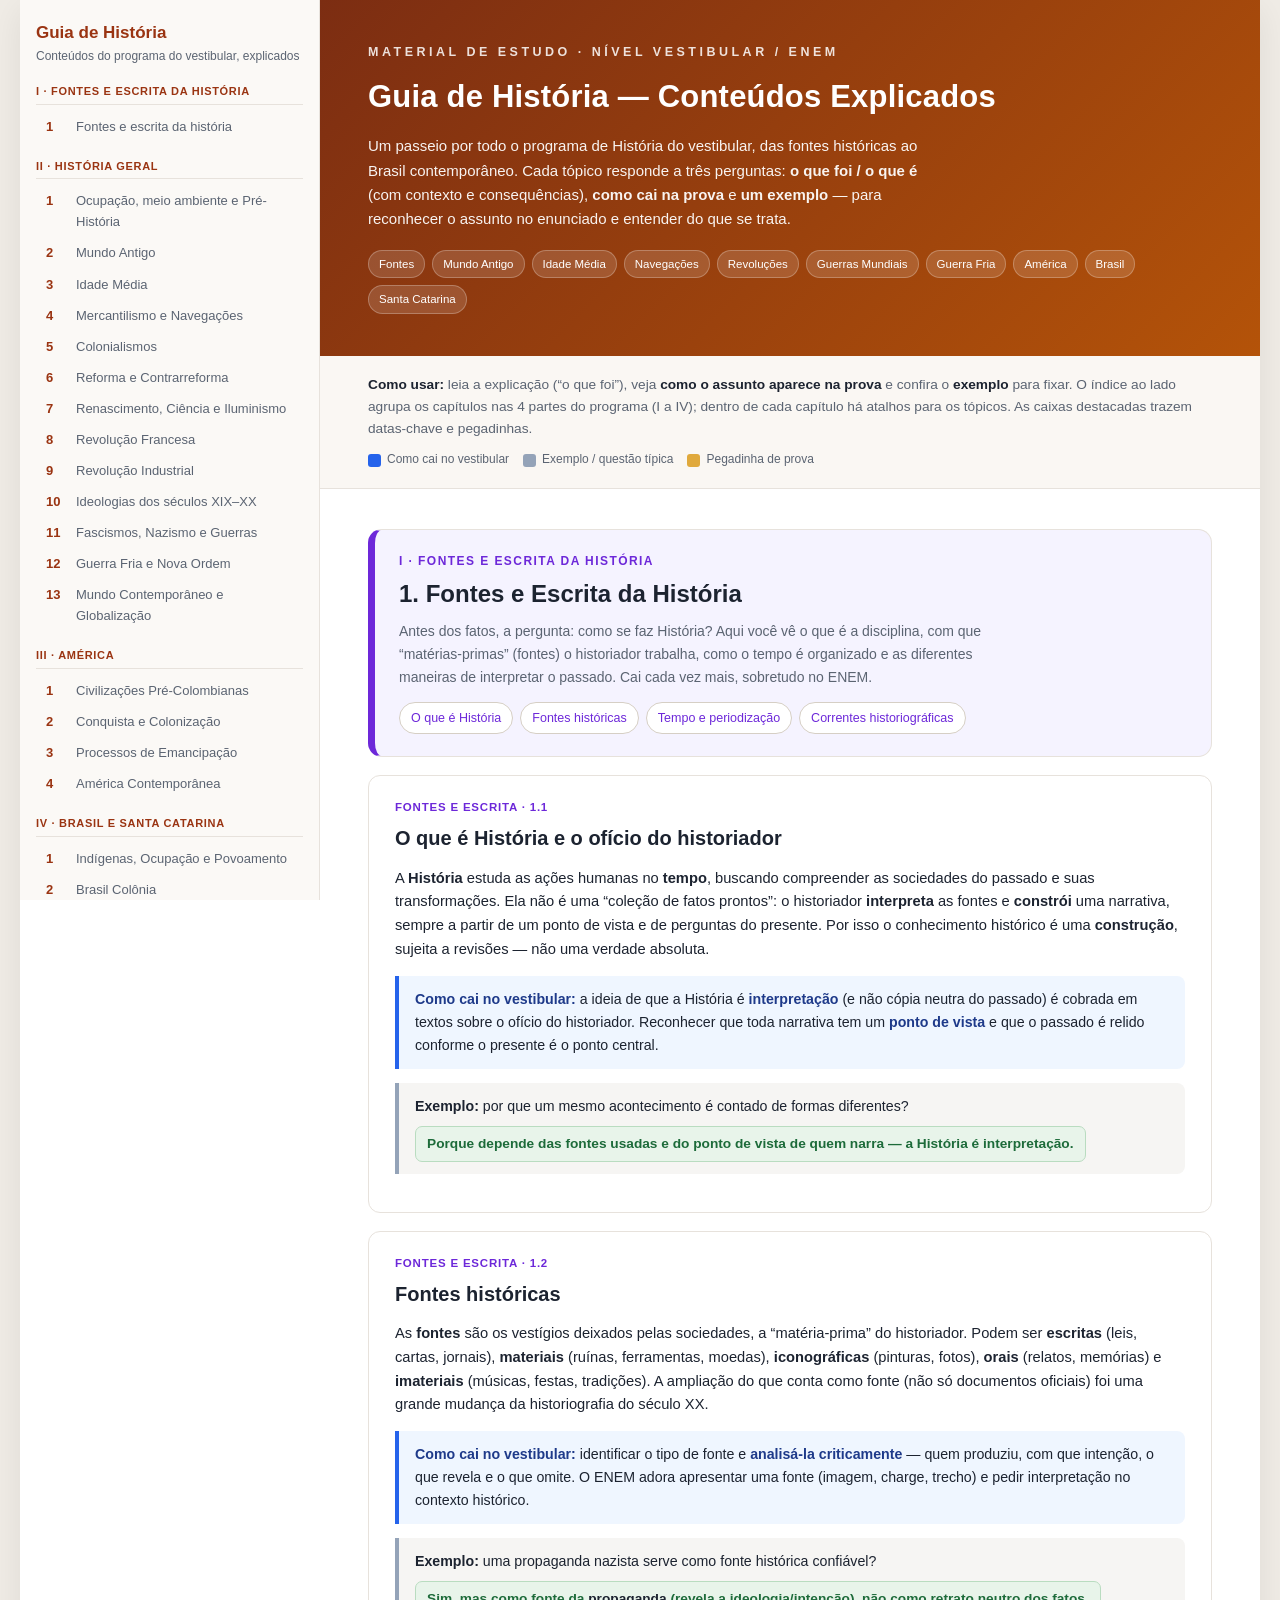
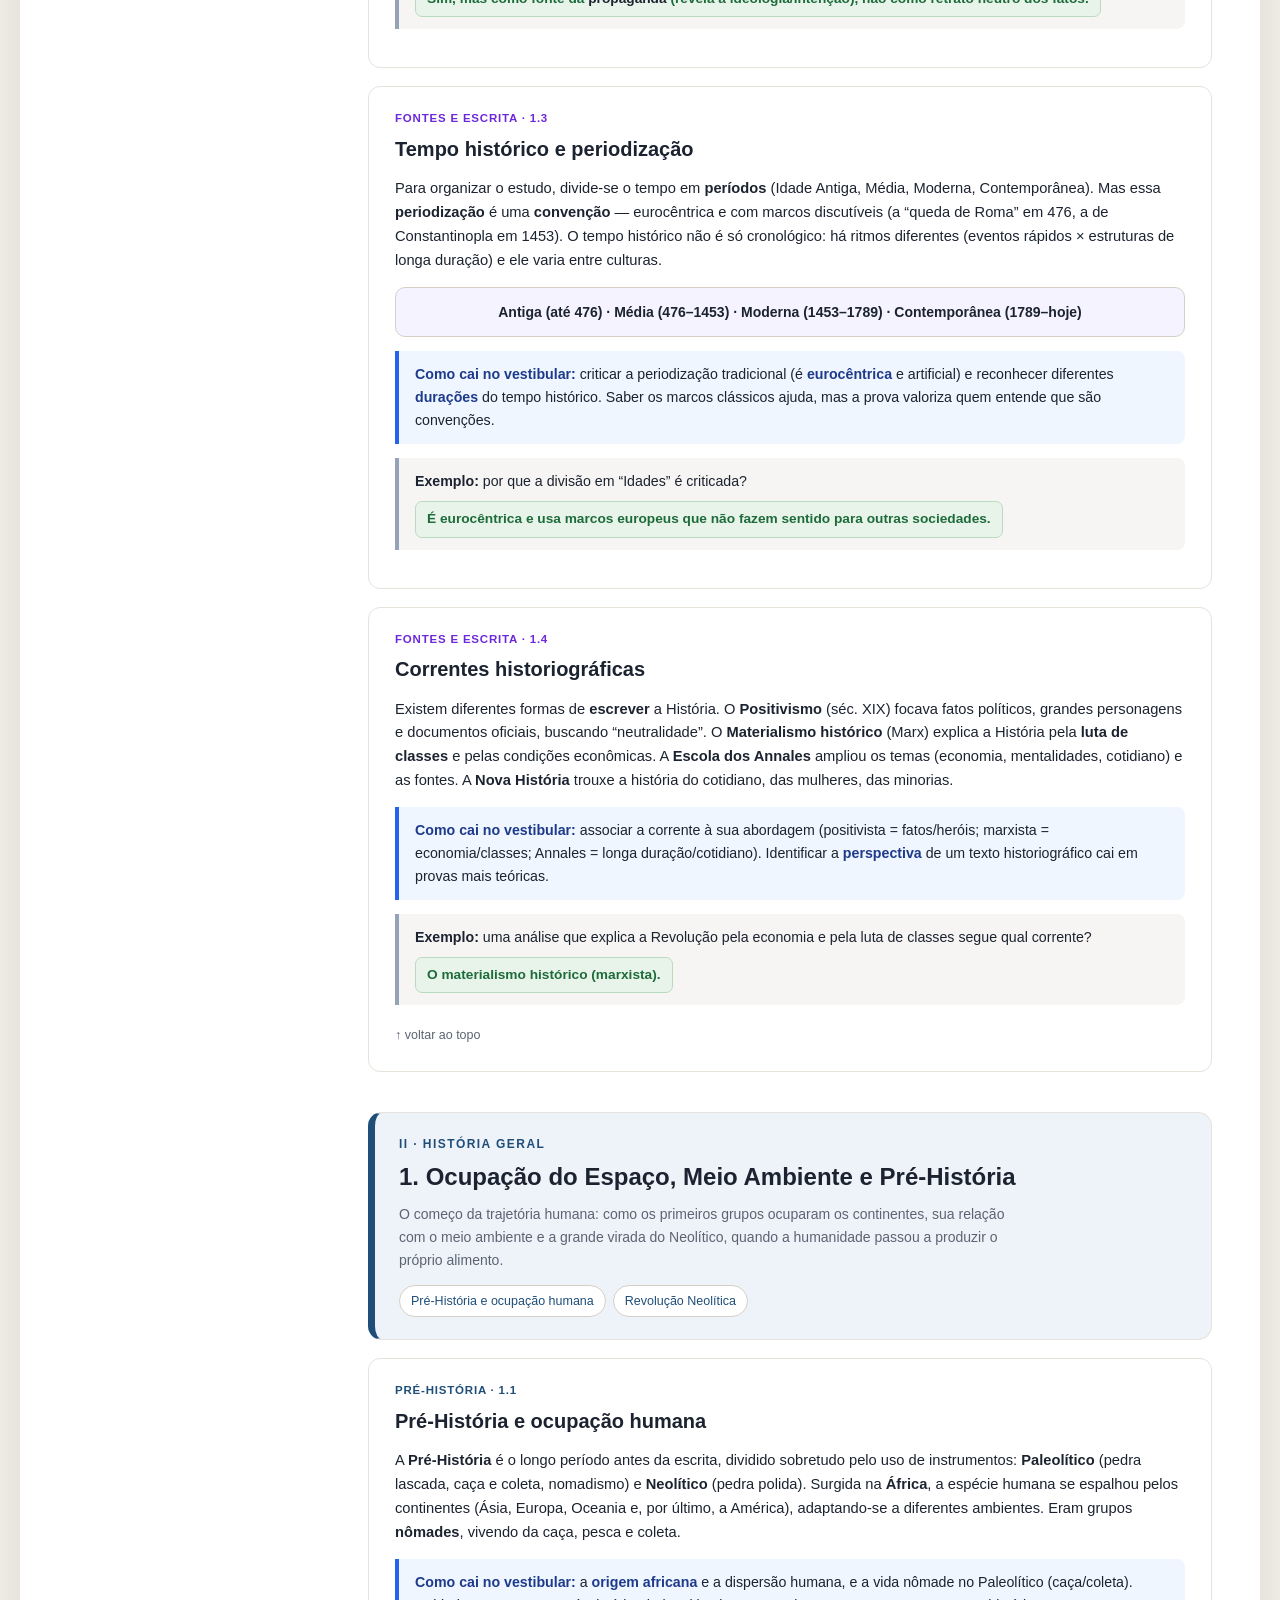
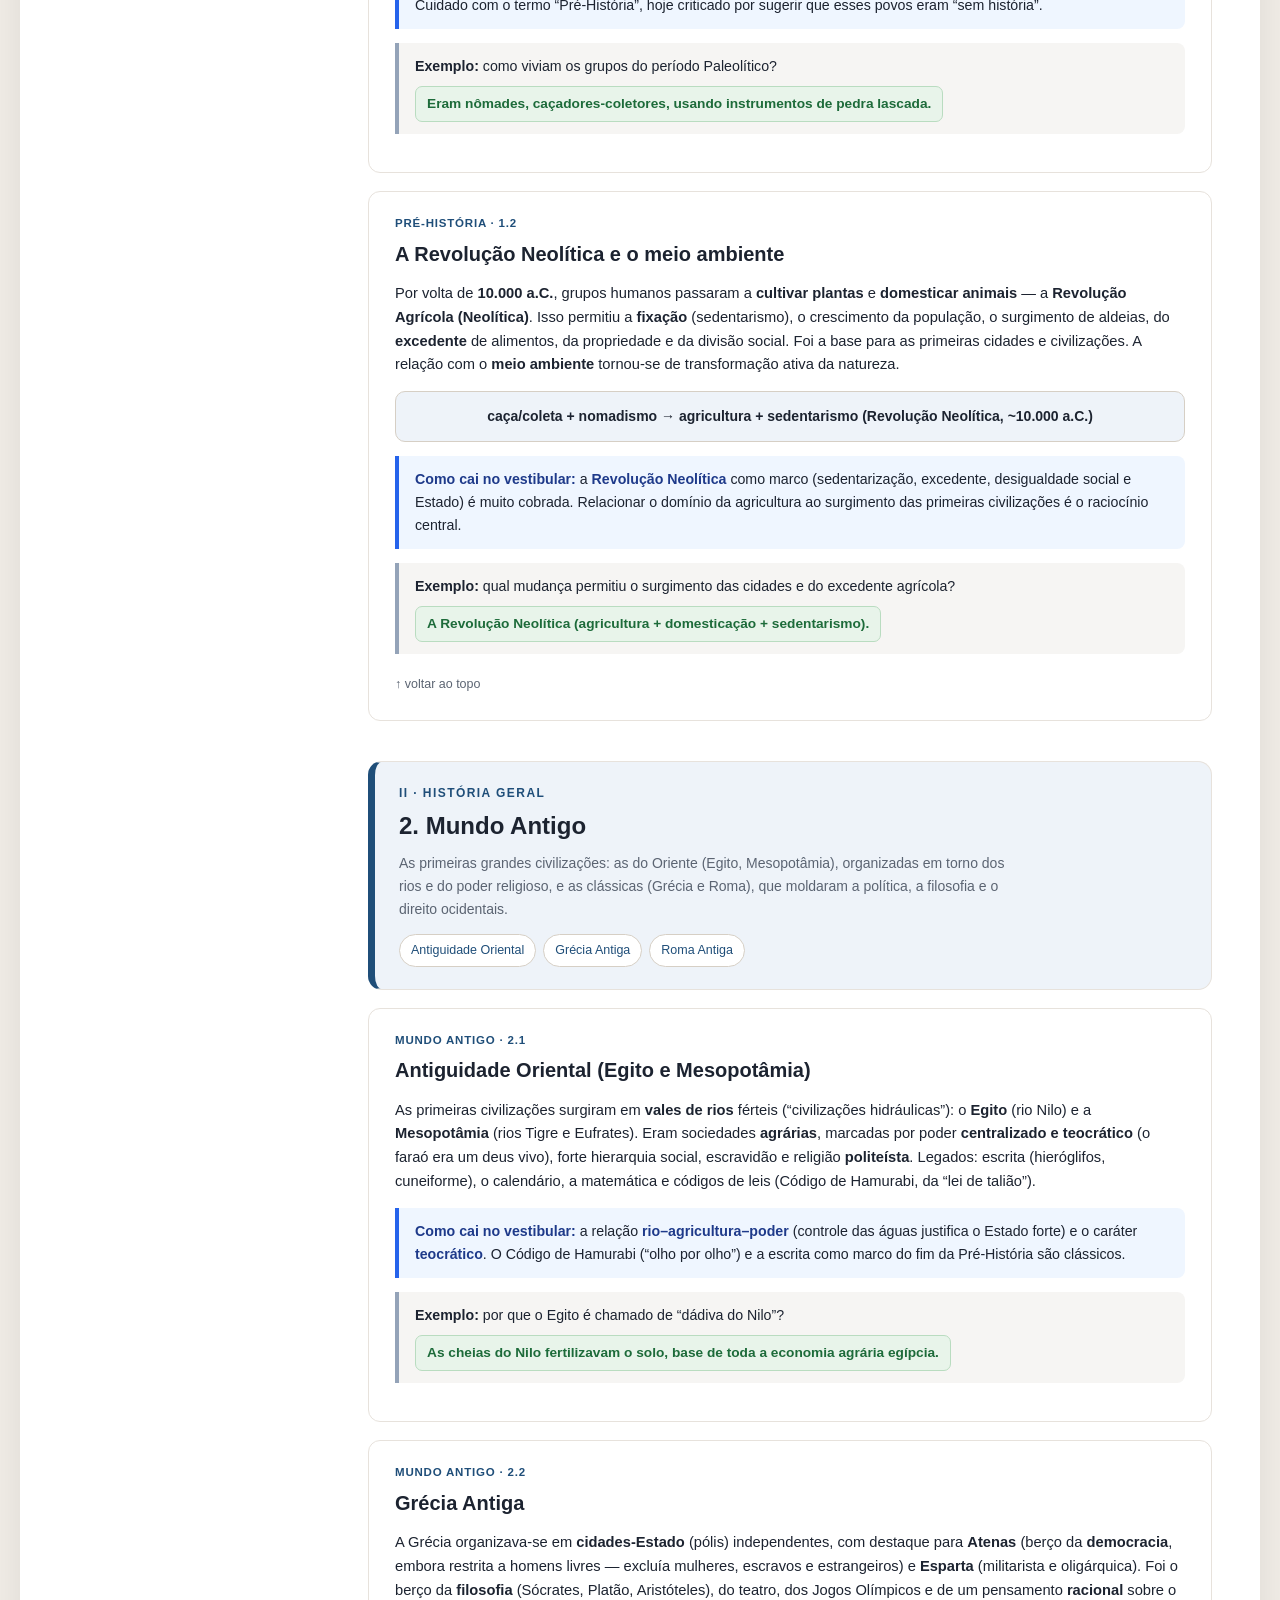
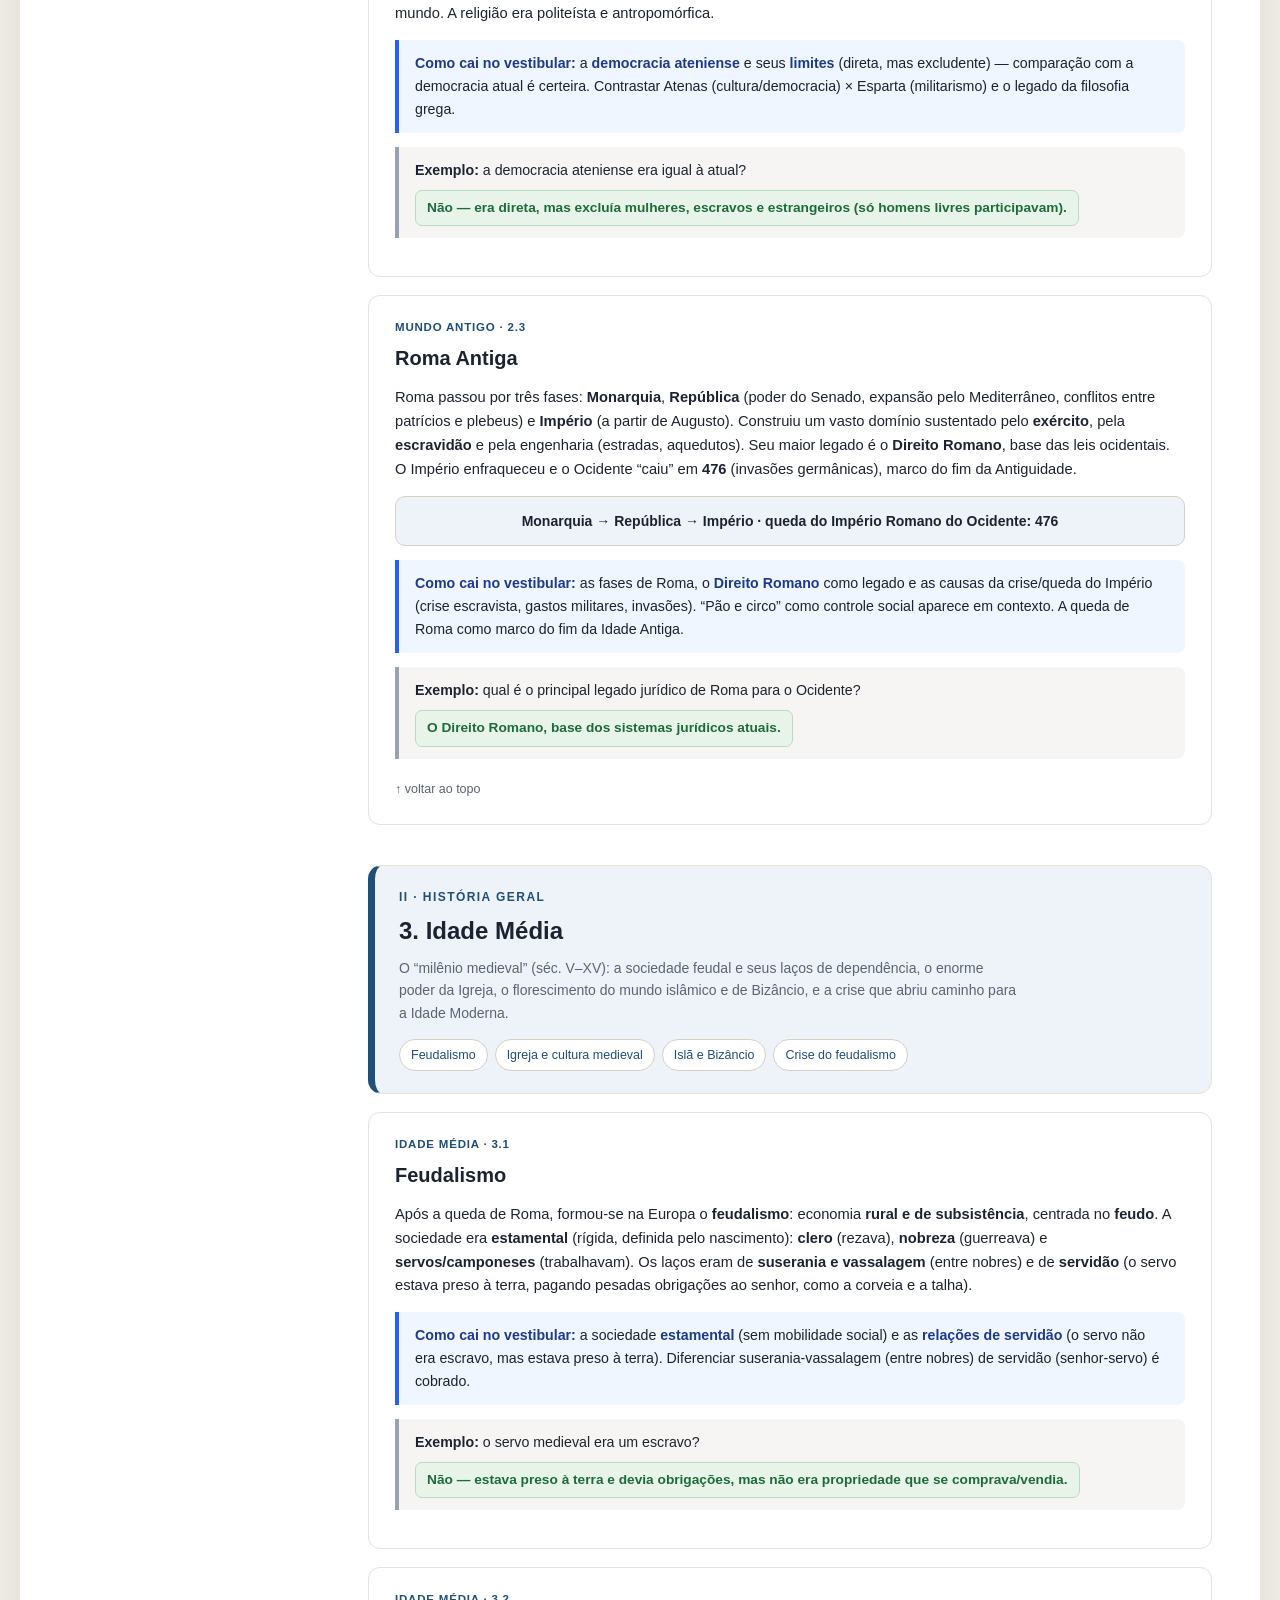
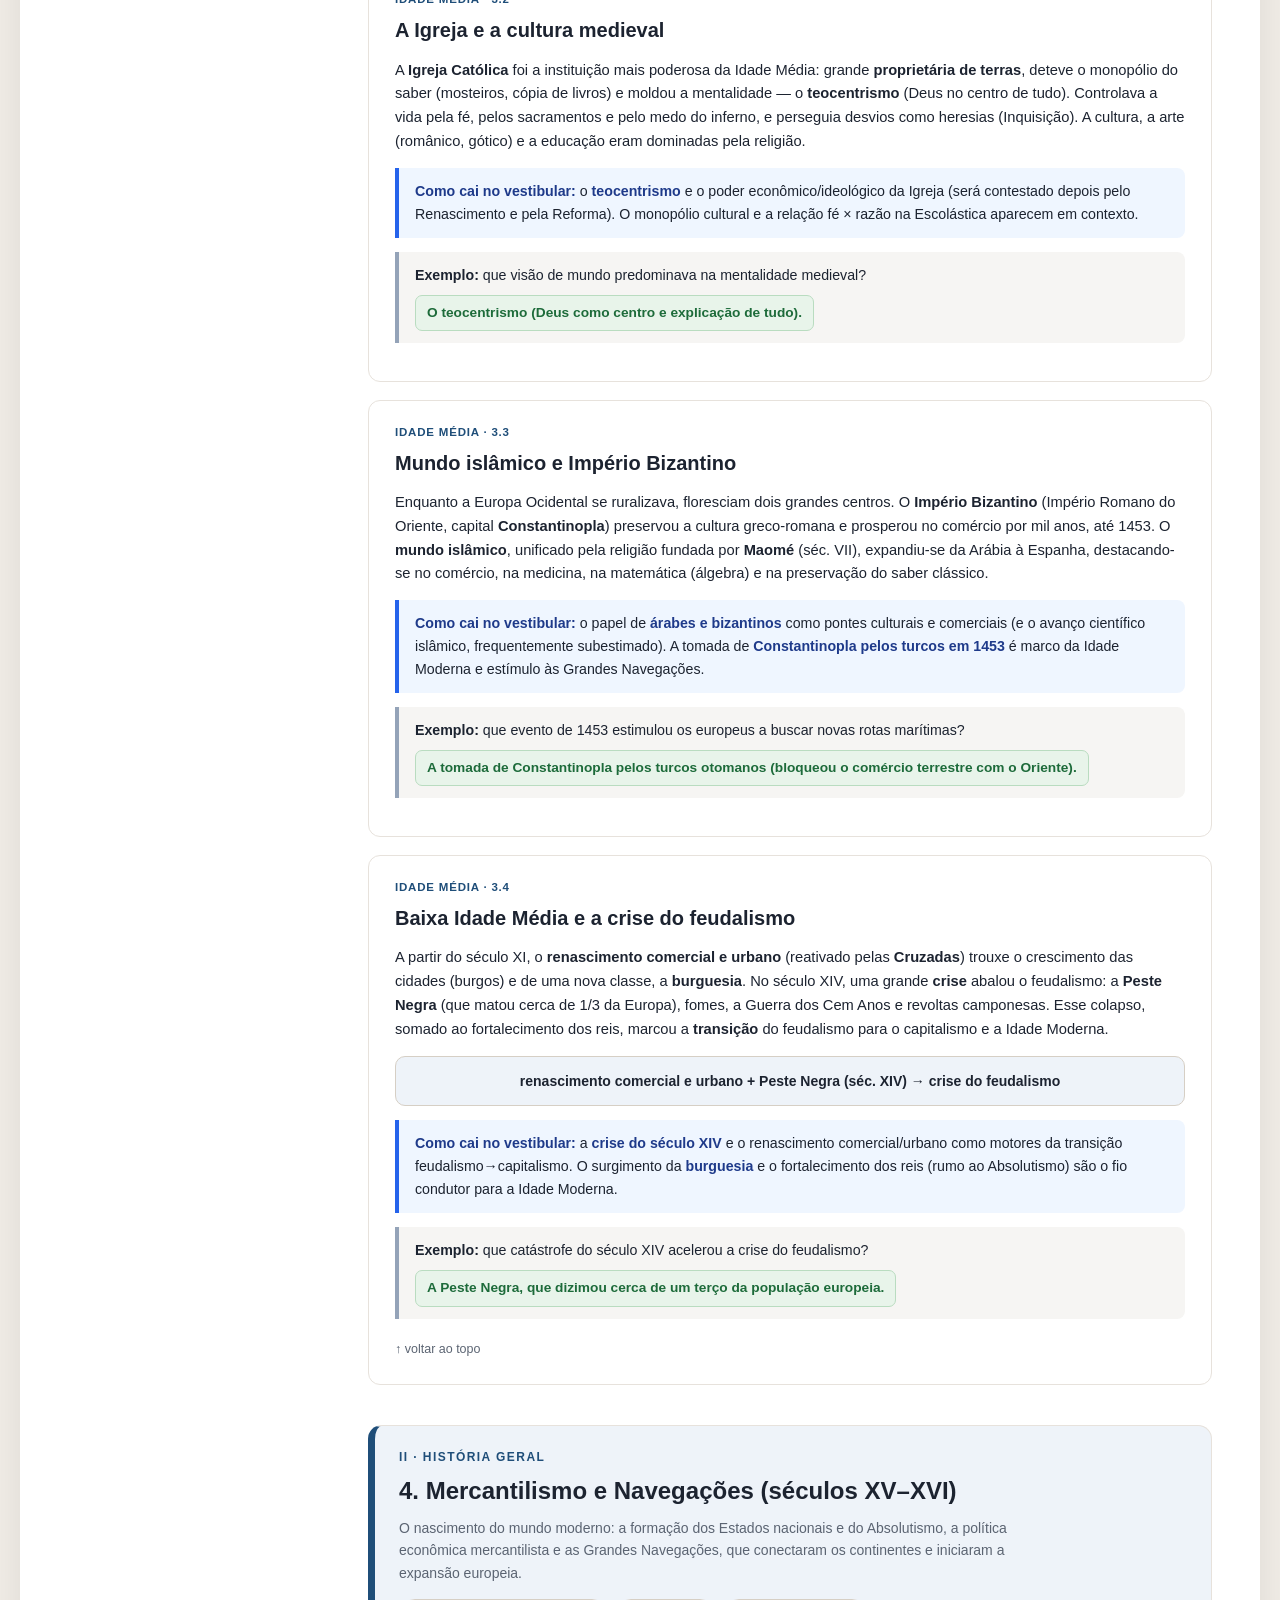
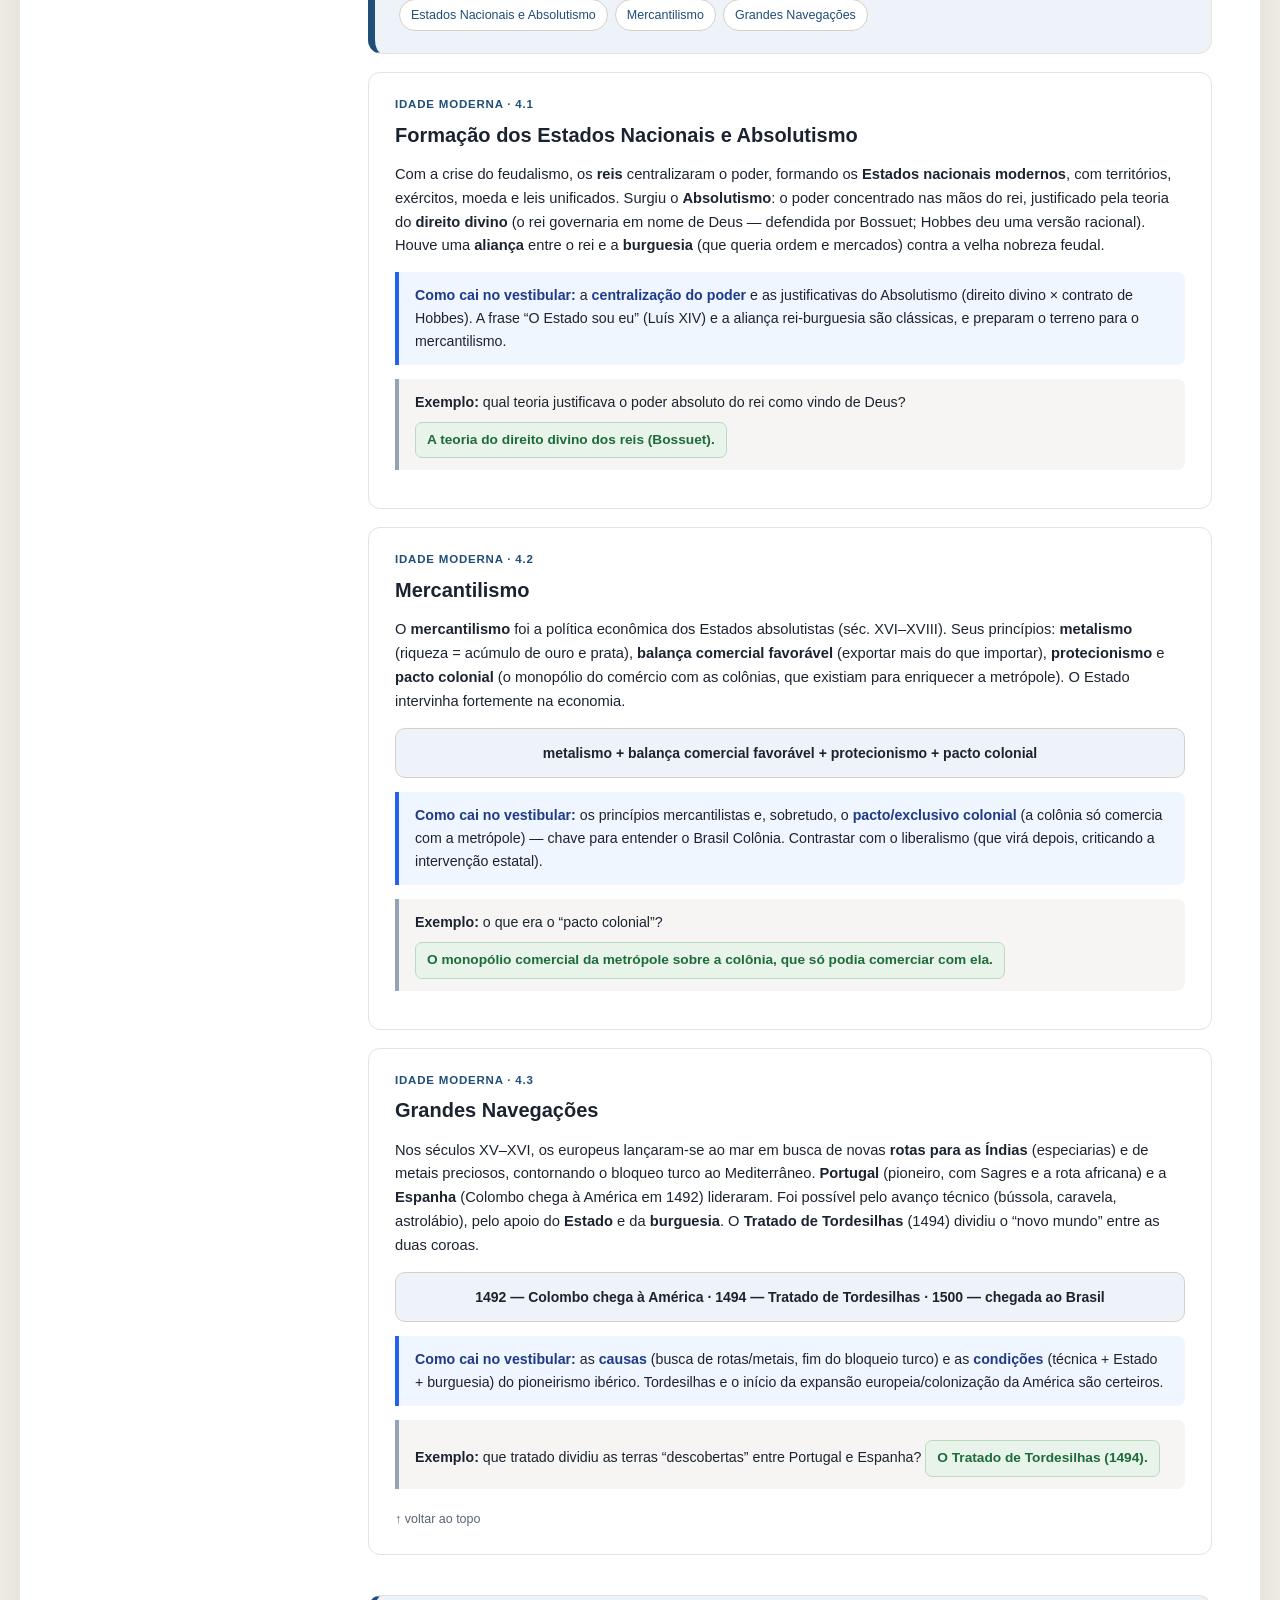
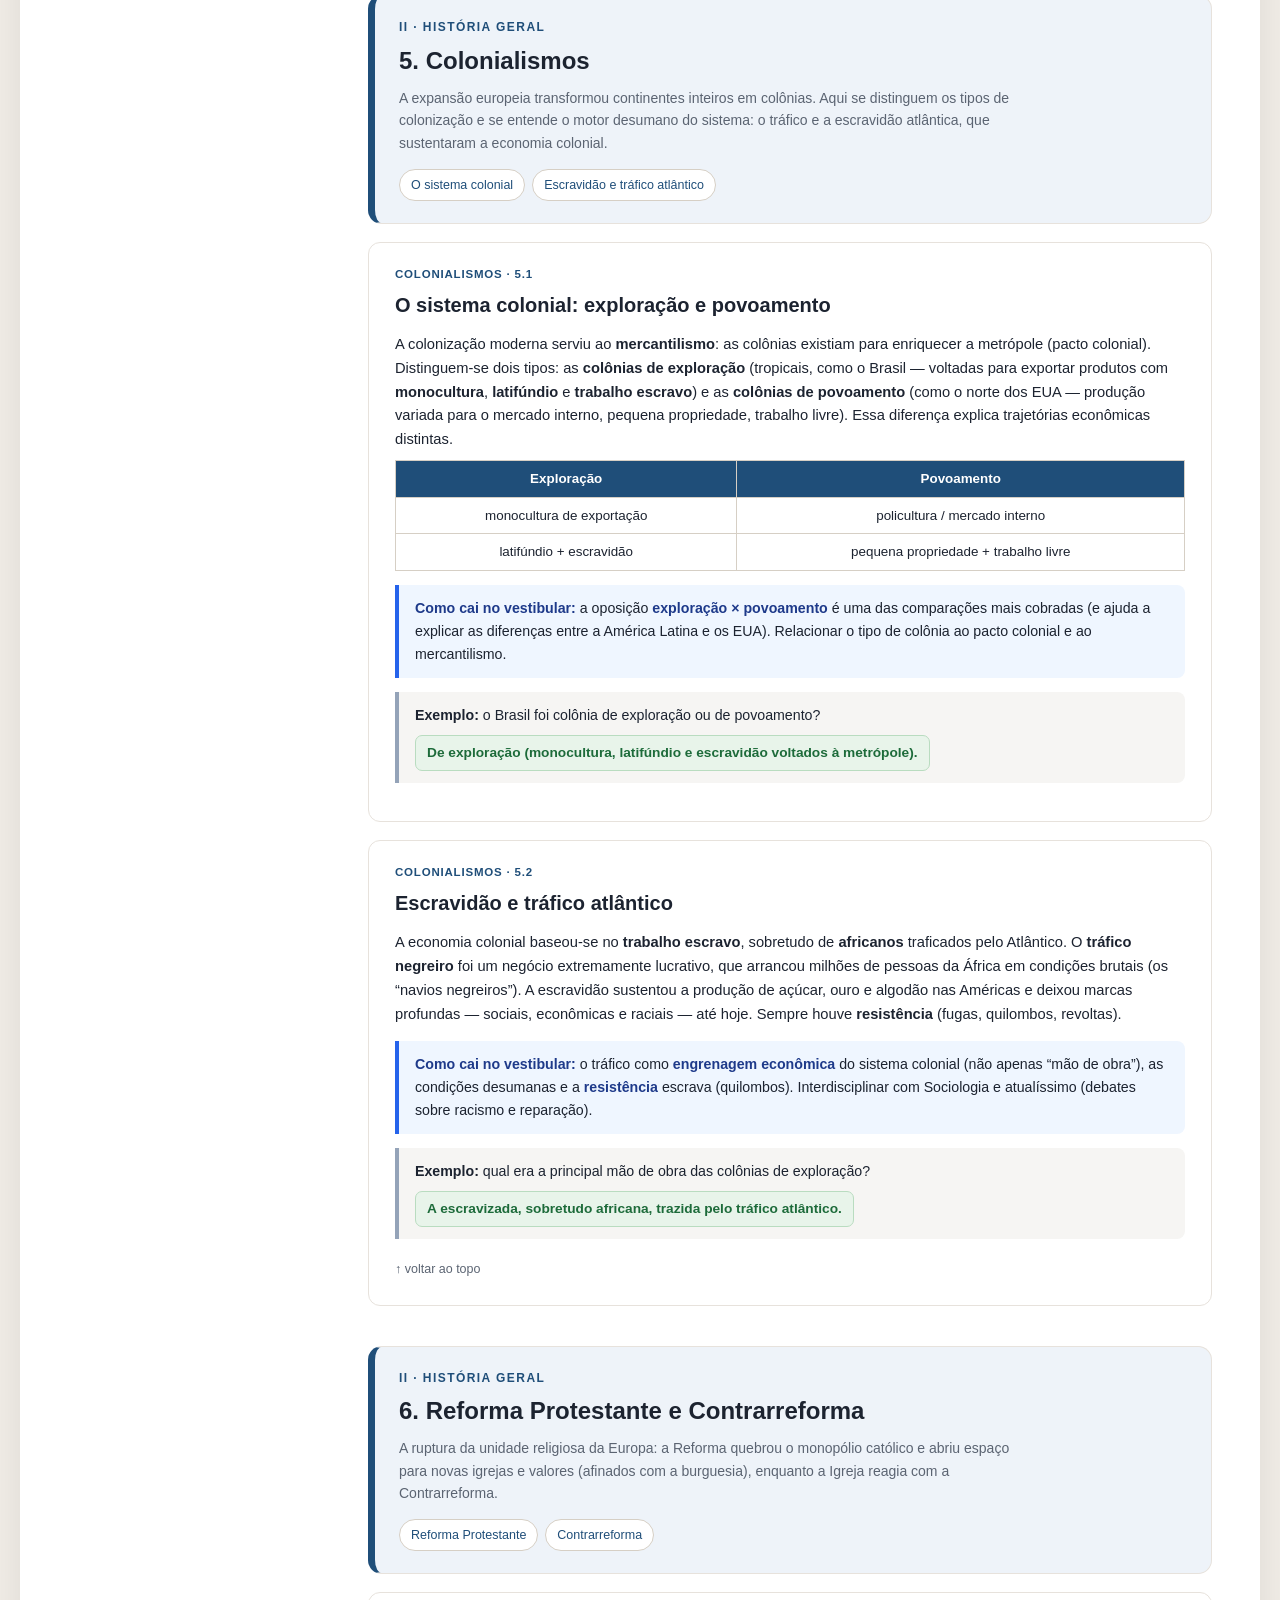
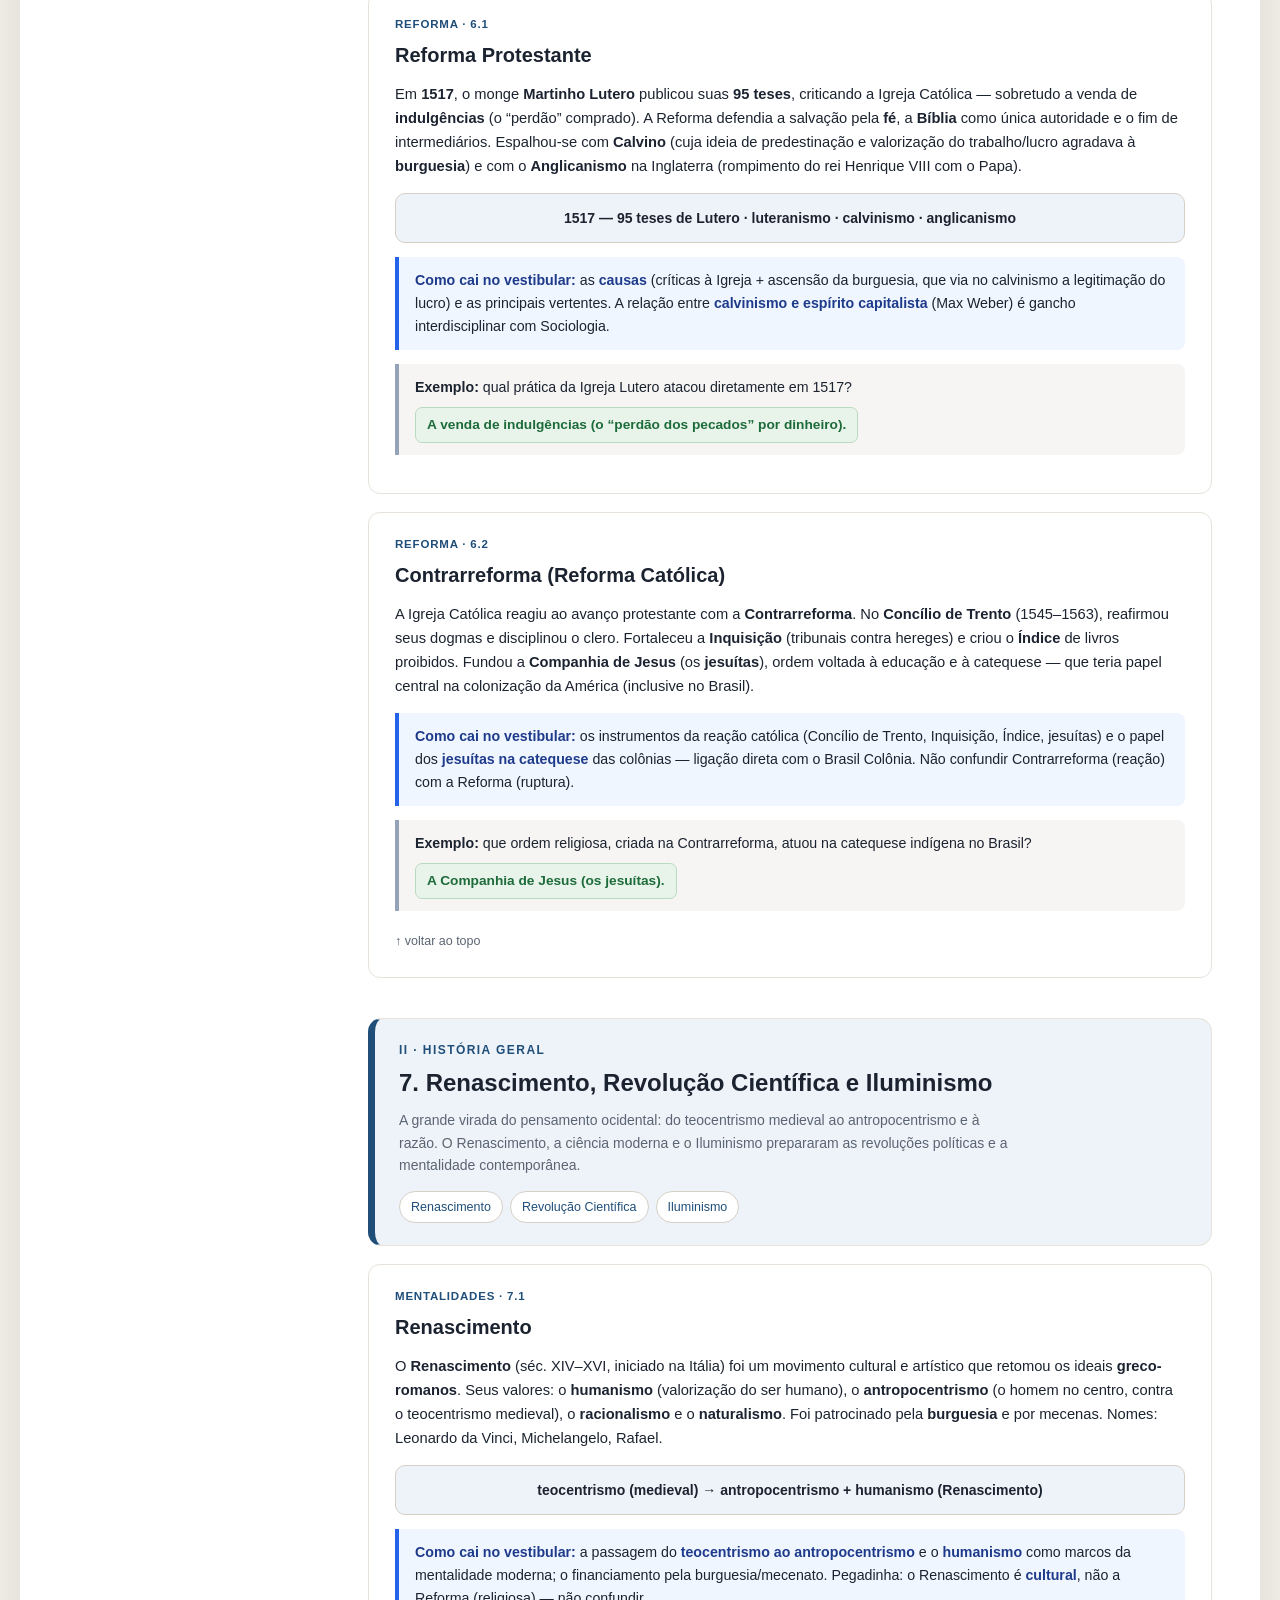
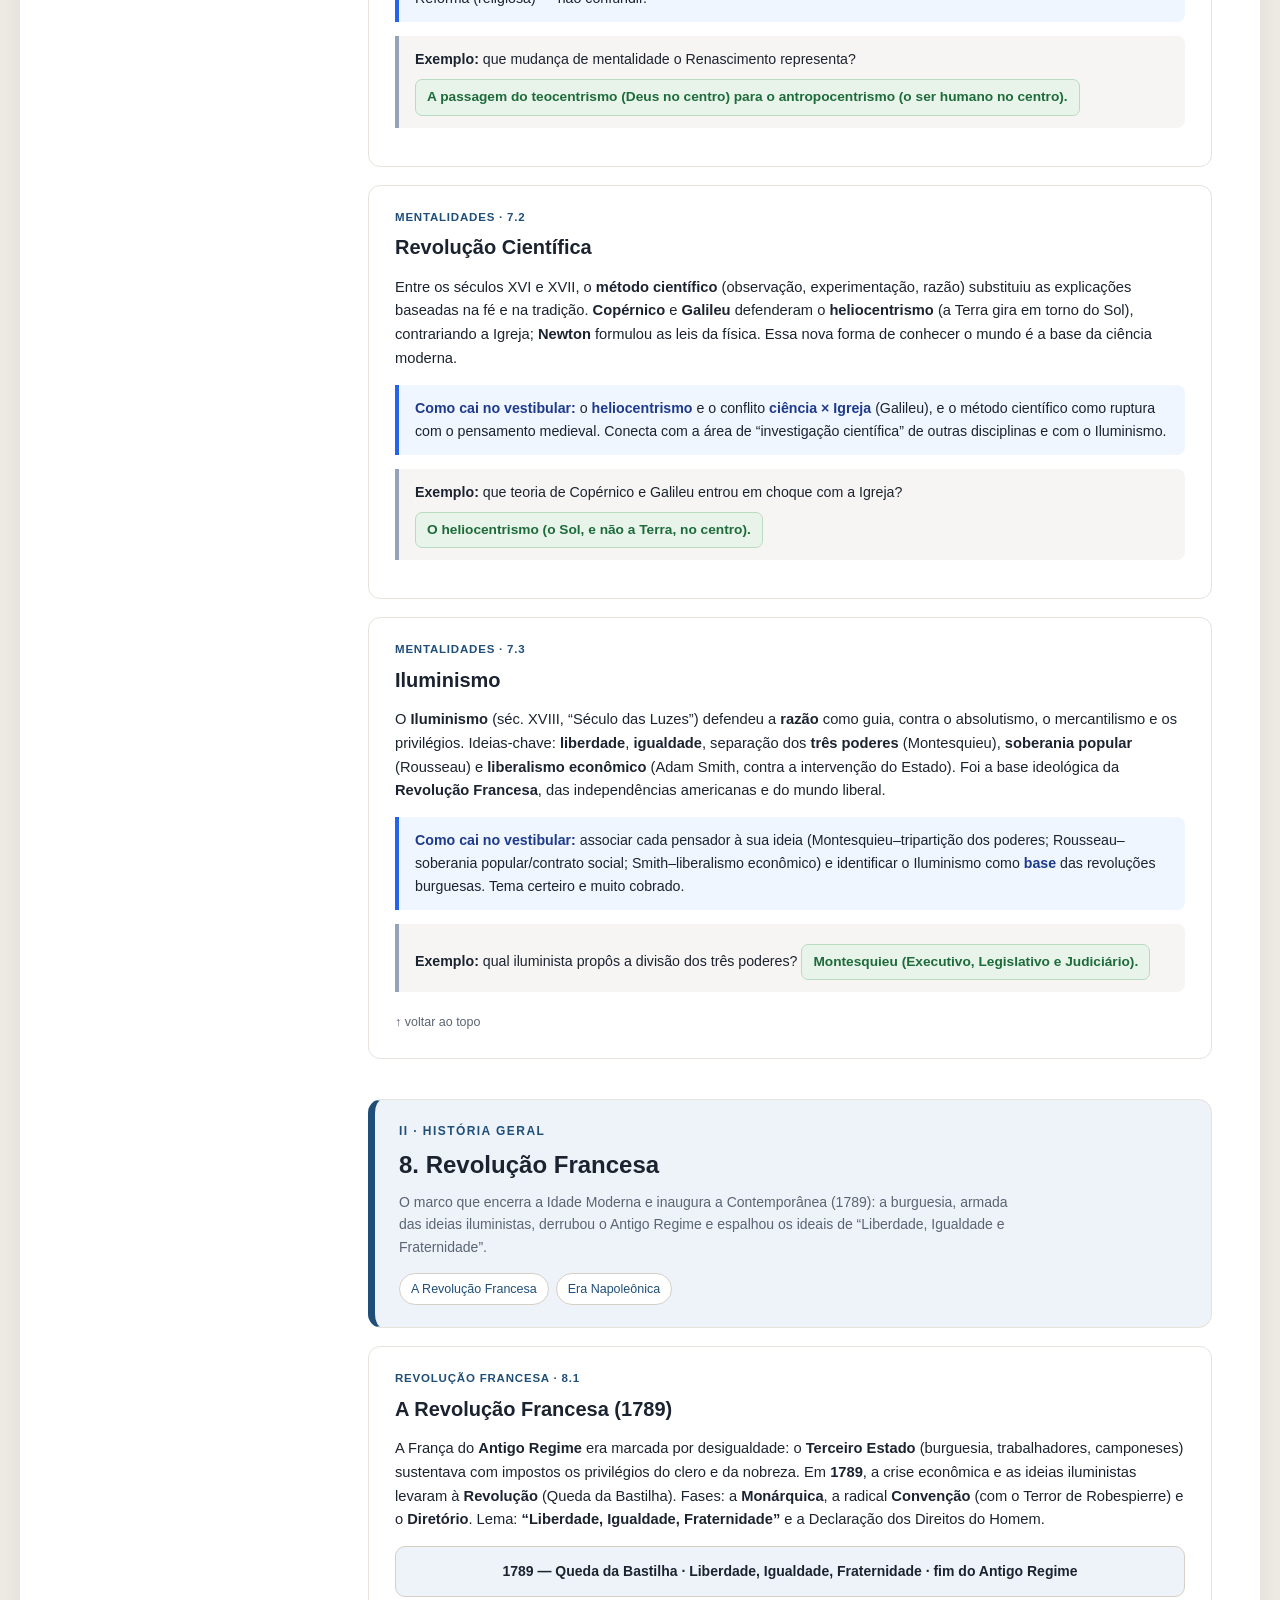
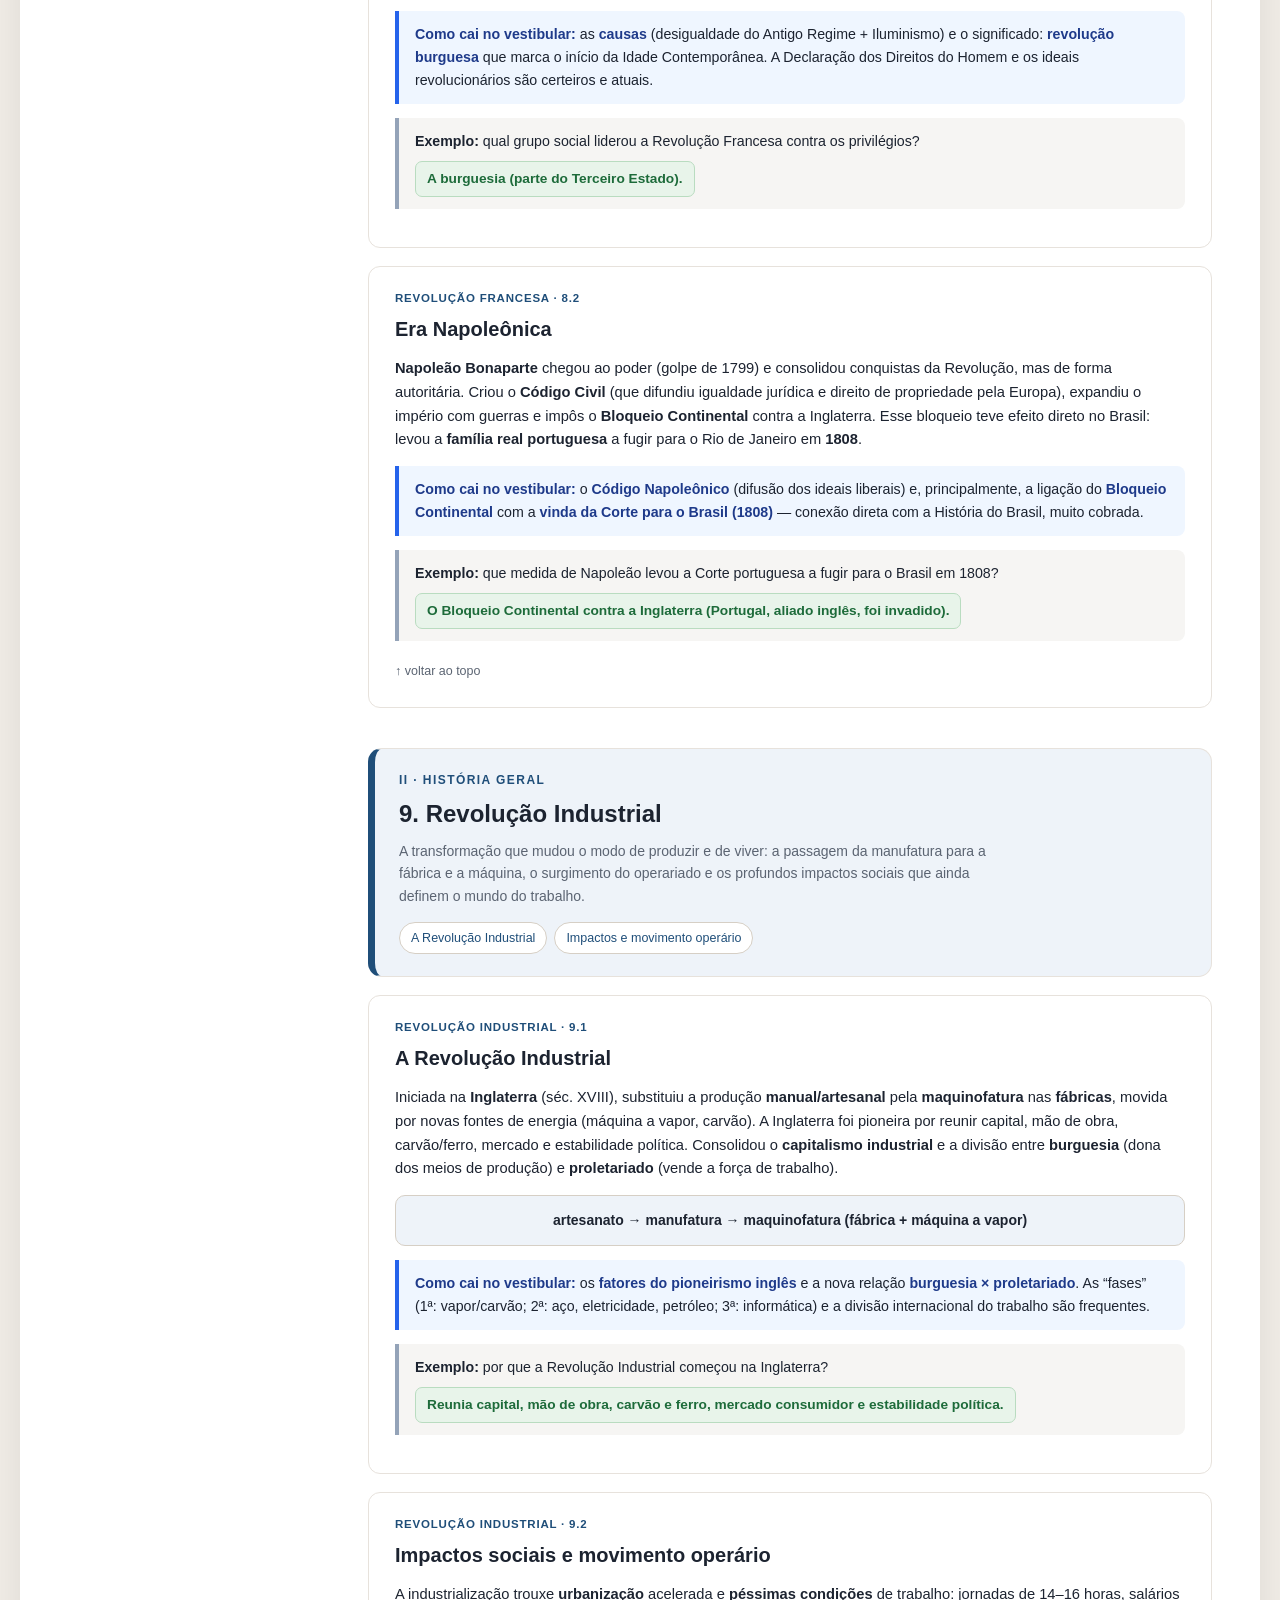
<file: tabs/historia.html>
<!DOCTYPE html>
<html lang="pt-BR">
<head>
<meta charset="UTF-8">
<meta name="viewport" content="width=device-width, initial-scale=1.0">
<link rel="shortcut icon" href="../img/images.jpeg" type="image/x-icon">
<title>Guia de História para o Vestibular — Conteúdos Explicados</title>
<style>
  :root{
    --ink:#1c2330; --muted:#5b6472; --line:#e7e2dc; --line-strong:#d6cfc5;
    --accent:#9a3412; --accent-2:#c2410c; --accent-soft:#fdf4ee;
    --paper:#ffffff; --bg:#f0ece6;
    --uso-bg:#eff6ff; --uso-border:#2563eb;
    --ex-bg:#f6f5f3; --ex-border:#94a3b8;
    --warn-bg:#fff8ea; --warn-border:#e0a93c;
    --ok-bg:#e8f4ea; --ok-border:#1d6b3a;
  }
  *{ box-sizing:border-box; }
  html{ scroll-behavior:smooth; }
  body{ margin:0; background:var(--bg); color:var(--ink);
    font-family:"Segoe UI",Roboto,"Helvetica Neue",Arial,sans-serif; line-height:1.62; }
  a{ color:var(--accent-2); }
  .wrap{ display:grid; grid-template-columns:300px 1fr; max-width:1240px; margin:0 auto;
    background:var(--paper); box-shadow:0 8px 36px rgba(0,0,0,.08); }

  /* ===== ÍNDICE LATERAL ===== */
  aside.toc{ position:sticky; top:0; align-self:start; height:100vh; overflow:auto;
    background:#fbf9f6; border-right:1px solid var(--line); padding:22px 16px 50px; }
  aside.toc .brand{ font-weight:800; color:var(--accent); font-size:17px; line-height:1.25; }
  aside.toc .sub{ font-size:12px; color:var(--muted); margin:4px 0 14px; }
  .toc .grp{ font-size:11px; text-transform:uppercase; letter-spacing:.7px; color:var(--accent);
    font-weight:800; margin:16px 0 6px; padding-bottom:3px; border-bottom:1px solid var(--line); }
  .toc ol{ list-style:none; margin:0; padding:0; }
  .toc ol a{ display:flex; gap:8px; text-decoration:none; color:var(--muted); font-size:13px;
    padding:5px 8px; border-radius:6px; border-left:2px solid transparent; }
  .toc ol a:hover{ background:var(--accent-soft); color:var(--accent); border-left-color:var(--accent); }
  .toc ol a b{ color:var(--accent); font-weight:700; min-width:22px; }
  .toc details>summary{ display:none; }

  /* ===== CONTEÚDO ===== */
  main{ min-width:0; padding-bottom:60px; }
  .hero{ background:linear-gradient(135deg,#7c2d12,#b45309); color:#fff; padding:42px 48px; }
  .hero .eyebrow{ letter-spacing:.28em; text-transform:uppercase; font-size:12.5px; font-weight:700; opacity:.85; }
  .hero h1{ margin:10px 0 0; font-size:31px; letter-spacing:.2px; }
  .hero p{ margin:12px 0 0; opacity:.94; font-size:15px; max-width:70ch; }
  .hero .chips{ margin-top:18px; display:flex; flex-wrap:wrap; gap:7px; }
  .hero .chips span{ font-size:11.5px; background:rgba(255,255,255,.14); border:1px solid rgba(255,255,255,.25);
    padding:4px 10px; border-radius:999px; }
  .intro{ padding:18px 48px; background:#faf7f3; border-bottom:1px solid var(--line);
    color:var(--muted); font-size:13.7px; }
  .intro b{ color:var(--ink); }
  .legenda{ display:flex; flex-wrap:wrap; gap:14px; margin-top:10px; }
  .legenda span{ font-size:12px; display:flex; align-items:center; gap:6px; }
  .legenda i{ width:13px; height:13px; border-radius:3px; display:inline-block; }
  .content{ padding:0 48px; }

  /* ===== DIVISÓRIA DE CAPÍTULO ===== */
  .chapter{ scroll-margin-top:10px; margin:40px 0 6px; padding:22px 24px; border-radius:14px;
    background:var(--accent-soft); border:1px solid var(--line); border-left:7px solid var(--accent); }
  .chapter .num{ font-size:12px; font-weight:800; letter-spacing:.12em; text-transform:uppercase; color:var(--accent); }
  .chapter h2{ margin:4px 0 4px; font-size:24px; color:var(--ink); }
  .chapter p{ margin:6px 0 0; color:var(--muted); font-size:14px; max-width:80ch; }
  .mini{ margin:14px 0 0; display:flex; flex-wrap:wrap; gap:7px; }
  .mini a{ font-size:12.5px; text-decoration:none; color:var(--accent); background:#fff;
    border:1px solid var(--line-strong); padding:5px 11px; border-radius:999px; }
  .mini a:hover{ background:var(--accent); color:#fff; border-color:var(--accent); }

  /* ===== CARTÃO DE CONCEITO ===== */
  section.card{ background:var(--paper); border:1px solid var(--line); border-radius:12px;
    padding:22px 26px 24px; margin:18px 0; scroll-margin-top:14px; }
  .kicker{ font-size:11.5px; text-transform:uppercase; letter-spacing:.8px; color:var(--accent); font-weight:800; }
  section.card h3{ margin:5px 0 12px; font-size:20px; color:var(--ink); }
  .lead{ font-size:14.7px; margin:0 0 8px; }
  .lead b{ color:var(--ink); }
  .formula-box{ background:var(--accent-soft); border:1px solid var(--line-strong); border-radius:10px;
    padding:13px 15px; text-align:center; font-size:14px; margin:14px 0; overflow-x:auto; color:var(--ink); font-weight:600; }
  h4.blk{ font-size:12px; text-transform:uppercase; letter-spacing:.5px; color:var(--accent);
    margin:18px 0 7px; }
  ul.vars{ margin:0; padding:0; list-style:none; }
  ul.vars li{ padding:4px 0; border-bottom:1px dashed var(--line); font-size:14px; }
  ul.vars li:last-child{ border-bottom:none; }
  ul.vars b{ color:var(--accent); }

  .uso{ background:var(--uso-bg); border-left:4px solid var(--uso-border); border-radius:0 8px 8px 0;
    padding:12px 16px; margin:14px 0; font-size:14.2px; }
  .uso b{ color:#1e3a8a; }
  .ex{ background:var(--ex-bg); border-left:4px solid var(--ex-border); border-radius:0 8px 8px 0;
    padding:12px 16px; margin:14px 0; font-size:14.2px; }
  .ex b{ color:var(--ink); }
  .ex .resp{ margin-top:8px; display:inline-block; background:var(--ok-bg); border:1px solid #b9dcc0;
    border-radius:7px; padding:6px 11px; font-weight:600; color:var(--ok-border); font-size:13.7px; }
  .warn{ background:var(--warn-bg); border-left:4px solid var(--warn-border); border-radius:0 8px 8px 0;
    padding:11px 16px; margin:14px 0; font-size:13.8px; color:#7a5408; }
  .warn b{ color:#7a5408; }

  table.tab{ border-collapse:collapse; margin:8px 0; width:100%; font-size:13.4px; }
  table.tab th, table.tab td{ border:1px solid var(--line-strong); padding:7px 10px; text-align:center; }
  table.tab thead th{ background:var(--accent); color:#fff; }
  table.tab tbody th{ background:var(--accent-soft); color:var(--accent); }

  .toplink{ display:inline-block; margin-top:6px; font-size:12.5px; color:var(--muted); text-decoration:none; }
  .toplink:hover{ color:var(--accent); }
  footer.f{ padding:26px 48px 0; color:var(--muted); font-size:12px; }

  /* ===== CORES POR PARTE (I a IV) ===== */
  .secI{ --accent:#6d28d9; --accent-2:#7c3aed; --accent-soft:#f5f3ff; }   /* Fontes/Historiografia */
  .secII{ --accent:#1f4e79; --accent-2:#2e6da4; --accent-soft:#eef3f9; }  /* História Geral */
  .secIII{ --accent:#b45309; --accent-2:#d97706; --accent-soft:#fffbeb; } /* América */
  .secIV{ --accent:#15803d; --accent-2:#16a34a; --accent-soft:#f0fdf4; }  /* Brasil e SC */

  @media(max-width:900px){
    .wrap{ grid-template-columns:1fr; }
    aside.toc{ position:static; height:auto; border-right:none; border-bottom:1px solid var(--line); padding:14px 16px; }
    .toc details>summary{ display:block; cursor:pointer; font-weight:800; color:var(--accent); font-size:14px; padding:6px 0; }
    .toc details:not([open]) > *:not(summary){ display:none; }
    .hero,.intro,.content,footer.f{ padding-left:18px; padding-right:18px; }
    section.card{ padding:18px 16px; }
    .hero h1{ font-size:25px; }
  }
  @media print{
    aside.toc{ display:none; } .wrap{ display:block; box-shadow:none; max-width:100%; }
    body{ background:#fff; }
    .chapter{ break-before:page; page-break-before:always; }
    section.card{ break-inside:avoid; page-break-inside:avoid; }
    .toplink{ display:none; }
  }
</style>
</head>
<body id="top">
  <div class="wrap">
    <!-- ================= ÍNDICE ================= -->
    <aside class="toc">
      <div class="brand">Guia de História</div>
      <div class="sub">Conteúdos do programa do vestibular, explicados</div>
      <details open>
        <summary>Índice ▾</summary>

        <div class="grp">I · Fontes e Escrita da História</div>
        <ol>
          <li><a href="#his1"><b>1</b> Fontes e escrita da história</a></li>
        </ol>

        <div class="grp">II · História Geral</div>
        <ol>
          <li><a href="#ger1"><b>1</b> Ocupação, meio ambiente e Pré-História</a></li>
          <li><a href="#ger2"><b>2</b> Mundo Antigo</a></li>
          <li><a href="#ger3"><b>3</b> Idade Média</a></li>
          <li><a href="#ger4"><b>4</b> Mercantilismo e Navegações</a></li>
          <li><a href="#ger5"><b>5</b> Colonialismos</a></li>
          <li><a href="#ger6"><b>6</b> Reforma e Contrarreforma</a></li>
          <li><a href="#ger7"><b>7</b> Renascimento, Ciência e Iluminismo</a></li>
          <li><a href="#ger8"><b>8</b> Revolução Francesa</a></li>
          <li><a href="#ger9"><b>9</b> Revolução Industrial</a></li>
          <li><a href="#ger10"><b>10</b> Ideologias dos séculos XIX–XX</a></li>
          <li><a href="#ger11"><b>11</b> Fascismos, Nazismo e Guerras</a></li>
          <li><a href="#ger12"><b>12</b> Guerra Fria e Nova Ordem</a></li>
          <li><a href="#ger13"><b>13</b> Mundo Contemporâneo e Globalização</a></li>
        </ol>

        <div class="grp">III · América</div>
        <ol>
          <li><a href="#ame1"><b>1</b> Civilizações Pré-Colombianas</a></li>
          <li><a href="#ame2"><b>2</b> Conquista e Colonização</a></li>
          <li><a href="#ame3"><b>3</b> Processos de Emancipação</a></li>
          <li><a href="#ame4"><b>4</b> América Contemporânea</a></li>
        </ol>

        <div class="grp">IV · Brasil e Santa Catarina</div>
        <ol>
          <li><a href="#bra1"><b>1</b> Indígenas, Ocupação e Povoamento</a></li>
          <li><a href="#bra2"><b>2</b> Brasil Colônia</a></li>
          <li><a href="#bra3"><b>3</b> Brasil Império</a></li>
          <li><a href="#bra4"><b>4</b> Brasil República</a></li>
          <li><a href="#bra5"><b>5</b> Santa Catarina</a></li>
        </ol>
      </details>
    </aside>

    <!-- ================= CORPO ================= -->
    <main>
      <div class="hero">
        <div class="eyebrow">Material de estudo · nível vestibular / ENEM</div>
        <h1>Guia de História — Conteúdos Explicados</h1>
        <p>Um passeio por todo o programa de História do vestibular, das fontes históricas ao Brasil contemporâneo. Cada tópico responde a três perguntas: <b>o que foi / o que é</b> (com contexto e consequências), <b>como cai na prova</b> e <b>um exemplo</b> — para reconhecer o assunto no enunciado e entender do que se trata.</p>
        <div class="chips">
          <span>Fontes</span><span>Mundo Antigo</span><span>Idade Média</span><span>Navegações</span>
          <span>Revoluções</span><span>Guerras Mundiais</span><span>Guerra Fria</span>
          <span>América</span><span>Brasil</span><span>Santa Catarina</span>
        </div>
      </div>
      <div class="intro">
        <b>Como usar:</b> leia a explicação (“o que foi”), veja <b>como o assunto aparece na prova</b> e confira o <b>exemplo</b> para fixar. O índice ao lado agrupa os capítulos nas 4 partes do programa (I a IV); dentro de cada capítulo há atalhos para os tópicos. As caixas destacadas trazem datas-chave e pegadinhas.
        <div class="legenda">
          <span><i style="background:#2563eb"></i> Como cai no vestibular</span>
          <span><i style="background:#94a3b8"></i> Exemplo / questão típica</span>
          <span><i style="background:#e0a93c"></i> Pegadinha de prova</span>
        </div>
      </div>
      <div class="content">

      <!-- ===================== PARTE I — FONTES ===================== -->
      <div class="area secI">
      <div class="chapter" id="his1">
        <div class="num">I · Fontes e Escrita da História</div>
        <h2>1. Fontes e Escrita da História</h2>
        <p>Antes dos fatos, a pergunta: como se faz História? Aqui você vê o que é a disciplina, com que “matérias-primas” (fontes) o historiador trabalha, como o tempo é organizado e as diferentes maneiras de interpretar o passado. Cai cada vez mais, sobretudo no ENEM.</p>
        <div class="mini">
          <a href="#his1-oque">O que é História</a>
          <a href="#his1-fontes">Fontes históricas</a>
          <a href="#his1-tempo">Tempo e periodização</a>
          <a href="#his1-correntes">Correntes historiográficas</a>
        </div>
      </div>

      <section class="card" id="his1-oque">
        <div class="kicker">Fontes e Escrita · 1.1</div>
        <h3>O que é História e o ofício do historiador</h3>
        <p class="lead">A <b>História</b> estuda as ações humanas no <b>tempo</b>, buscando compreender as sociedades do passado e suas transformações. Ela não é uma “coleção de fatos prontos”: o historiador <b>interpreta</b> as fontes e <b>constrói</b> uma narrativa, sempre a partir de um ponto de vista e de perguntas do presente. Por isso o conhecimento histórico é uma <b>construção</b>, sujeita a revisões — não uma verdade absoluta.</p>
        <div class="uso"><b>Como cai no vestibular:</b> a ideia de que a História é <b>interpretação</b> (e não cópia neutra do passado) é cobrada em textos sobre o ofício do historiador. Reconhecer que toda narrativa tem um <b>ponto de vista</b> e que o passado é relido conforme o presente é o ponto central.</div>
        <div class="ex"><b>Exemplo:</b> por que um mesmo acontecimento é contado de formas diferentes? <span class="resp">Porque depende das fontes usadas e do ponto de vista de quem narra — a História é interpretação.</span></div>
      </section>

      <section class="card" id="his1-fontes">
        <div class="kicker">Fontes e Escrita · 1.2</div>
        <h3>Fontes históricas</h3>
        <p class="lead">As <b>fontes</b> são os vestígios deixados pelas sociedades, a “matéria-prima” do historiador. Podem ser <b>escritas</b> (leis, cartas, jornais), <b>materiais</b> (ruínas, ferramentas, moedas), <b>iconográficas</b> (pinturas, fotos), <b>orais</b> (relatos, memórias) e <b>imateriais</b> (músicas, festas, tradições). A ampliação do que conta como fonte (não só documentos oficiais) foi uma grande mudança da historiografia do século XX.</p>
        <div class="uso"><b>Como cai no vestibular:</b> identificar o tipo de fonte e <b>analisá-la criticamente</b> — quem produziu, com que intenção, o que revela e o que omite. O ENEM adora apresentar uma fonte (imagem, charge, trecho) e pedir interpretação no contexto histórico.</div>
        <div class="ex"><b>Exemplo:</b> uma propaganda nazista serve como fonte histórica confiável? <span class="resp">Sim, mas como fonte da <b>propaganda</b> (revela a ideologia/intenção), não como retrato neutro dos fatos.</span></div>
      </section>

      <section class="card" id="his1-tempo">
        <div class="kicker">Fontes e Escrita · 1.3</div>
        <h3>Tempo histórico e periodização</h3>
        <p class="lead">Para organizar o estudo, divide-se o tempo em <b>períodos</b> (Idade Antiga, Média, Moderna, Contemporânea). Mas essa <b>periodização</b> é uma <b>convenção</b> — eurocêntrica e com marcos discutíveis (a “queda de Roma” em 476, a de Constantinopla em 1453). O tempo histórico não é só cronológico: há ritmos diferentes (eventos rápidos × estruturas de longa duração) e ele varia entre culturas.</p>
        <div class="formula-box">Antiga (até 476) · Média (476–1453) · Moderna (1453–1789) · Contemporânea (1789–hoje)</div>
        <div class="uso"><b>Como cai no vestibular:</b> criticar a periodização tradicional (é <b>eurocêntrica</b> e artificial) e reconhecer diferentes <b>durações</b> do tempo histórico. Saber os marcos clássicos ajuda, mas a prova valoriza quem entende que são convenções.</div>
        <div class="ex"><b>Exemplo:</b> por que a divisão em “Idades” é criticada? <span class="resp">É eurocêntrica e usa marcos europeus que não fazem sentido para outras sociedades.</span></div>
      </section>

      <section class="card" id="his1-correntes">
        <div class="kicker">Fontes e Escrita · 1.4</div>
        <h3>Correntes historiográficas</h3>
        <p class="lead">Existem diferentes formas de <b>escrever</b> a História. O <b>Positivismo</b> (séc. XIX) focava fatos políticos, grandes personagens e documentos oficiais, buscando “neutralidade”. O <b>Materialismo histórico</b> (Marx) explica a História pela <b>luta de classes</b> e pelas condições econômicas. A <b>Escola dos Annales</b> ampliou os temas (economia, mentalidades, cotidiano) e as fontes. A <b>Nova História</b> trouxe a história do cotidiano, das mulheres, das minorias.</p>
        <div class="uso"><b>Como cai no vestibular:</b> associar a corrente à sua abordagem (positivista = fatos/heróis; marxista = economia/classes; Annales = longa duração/cotidiano). Identificar a <b>perspectiva</b> de um texto historiográfico cai em provas mais teóricas.</div>
        <div class="ex"><b>Exemplo:</b> uma análise que explica a Revolução pela economia e pela luta de classes segue qual corrente? <span class="resp">O materialismo histórico (marxista).</span></div>
        <a class="toplink" href="#top">↑ voltar ao topo</a>
      </section>
      </div>

      <!-- ===================== HISTÓRIA GERAL 1 ===================== -->
      <div class="area secII">
      <div class="chapter" id="ger1">
        <div class="num">II · História Geral</div>
        <h2>1. Ocupação do Espaço, Meio Ambiente e Pré-História</h2>
        <p>O começo da trajetória humana: como os primeiros grupos ocuparam os continentes, sua relação com o meio ambiente e a grande virada do Neolítico, quando a humanidade passou a produzir o próprio alimento.</p>
        <div class="mini">
          <a href="#ger1-prehist">Pré-História e ocupação humana</a>
          <a href="#ger1-ambiente">Revolução Neolítica</a>
        </div>
      </div>

      <section class="card" id="ger1-prehist">
        <div class="kicker">Pré-História · 1.1</div>
        <h3>Pré-História e ocupação humana</h3>
        <p class="lead">A <b>Pré-História</b> é o longo período antes da escrita, dividido sobretudo pelo uso de instrumentos: <b>Paleolítico</b> (pedra lascada, caça e coleta, nomadismo) e <b>Neolítico</b> (pedra polida). Surgida na <b>África</b>, a espécie humana se espalhou pelos continentes (Ásia, Europa, Oceania e, por último, a América), adaptando-se a diferentes ambientes. Eram grupos <b>nômades</b>, vivendo da caça, pesca e coleta.</p>
        <div class="uso"><b>Como cai no vestibular:</b> a <b>origem africana</b> e a dispersão humana, e a vida nômade no Paleolítico (caça/coleta). Cuidado com o termo “Pré-História”, hoje criticado por sugerir que esses povos eram “sem história”.</div>
        <div class="ex"><b>Exemplo:</b> como viviam os grupos do período Paleolítico? <span class="resp">Eram nômades, caçadores-coletores, usando instrumentos de pedra lascada.</span></div>
      </section>

      <section class="card" id="ger1-ambiente">
        <div class="kicker">Pré-História · 1.2</div>
        <h3>A Revolução Neolítica e o meio ambiente</h3>
        <p class="lead">Por volta de <b>10.000 a.C.</b>, grupos humanos passaram a <b>cultivar plantas</b> e <b>domesticar animais</b> — a <b>Revolução Agrícola (Neolítica)</b>. Isso permitiu a <b>fixação</b> (sedentarismo), o crescimento da população, o surgimento de aldeias, do <b>excedente</b> de alimentos, da propriedade e da divisão social. Foi a base para as primeiras cidades e civilizações. A relação com o <b>meio ambiente</b> tornou-se de transformação ativa da natureza.</p>
        <div class="formula-box">caça/coleta + nomadismo → agricultura + sedentarismo (Revolução Neolítica, ~10.000 a.C.)</div>
        <div class="uso"><b>Como cai no vestibular:</b> a <b>Revolução Neolítica</b> como marco (sedentarização, excedente, desigualdade social e Estado) é muito cobrada. Relacionar o domínio da agricultura ao surgimento das primeiras civilizações é o raciocínio central.</div>
        <div class="ex"><b>Exemplo:</b> qual mudança permitiu o surgimento das cidades e do excedente agrícola? <span class="resp">A Revolução Neolítica (agricultura + domesticação + sedentarismo).</span></div>
        <a class="toplink" href="#top">↑ voltar ao topo</a>
      </section>
      </div>

      <!-- ===================== HISTÓRIA GERAL 2 ===================== -->
      <div class="area secII">
      <div class="chapter" id="ger2">
        <div class="num">II · História Geral</div>
        <h2>2. Mundo Antigo</h2>
        <p>As primeiras grandes civilizações: as do Oriente (Egito, Mesopotâmia), organizadas em torno dos rios e do poder religioso, e as clássicas (Grécia e Roma), que moldaram a política, a filosofia e o direito ocidentais.</p>
        <div class="mini">
          <a href="#ger2-oriental">Antiguidade Oriental</a>
          <a href="#ger2-grecia">Grécia Antiga</a>
          <a href="#ger2-roma">Roma Antiga</a>
        </div>
      </div>

      <section class="card" id="ger2-oriental">
        <div class="kicker">Mundo Antigo · 2.1</div>
        <h3>Antiguidade Oriental (Egito e Mesopotâmia)</h3>
        <p class="lead">As primeiras civilizações surgiram em <b>vales de rios</b> férteis (“civilizações hidráulicas”): o <b>Egito</b> (rio Nilo) e a <b>Mesopotâmia</b> (rios Tigre e Eufrates). Eram sociedades <b>agrárias</b>, marcadas por poder <b>centralizado e teocrático</b> (o faraó era um deus vivo), forte hierarquia social, escravidão e religião <b>politeísta</b>. Legados: escrita (hieróglifos, cuneiforme), o calendário, a matemática e códigos de leis (Código de Hamurabi, da “lei de talião”).</p>
        <div class="uso"><b>Como cai no vestibular:</b> a relação <b>rio–agricultura–poder</b> (controle das águas justifica o Estado forte) e o caráter <b>teocrático</b>. O Código de Hamurabi (“olho por olho”) e a escrita como marco do fim da Pré-História são clássicos.</div>
        <div class="ex"><b>Exemplo:</b> por que o Egito é chamado de “dádiva do Nilo”? <span class="resp">As cheias do Nilo fertilizavam o solo, base de toda a economia agrária egípcia.</span></div>
      </section>

      <section class="card" id="ger2-grecia">
        <div class="kicker">Mundo Antigo · 2.2</div>
        <h3>Grécia Antiga</h3>
        <p class="lead">A Grécia organizava-se em <b>cidades-Estado</b> (pólis) independentes, com destaque para <b>Atenas</b> (berço da <b>democracia</b>, embora restrita a homens livres — excluía mulheres, escravos e estrangeiros) e <b>Esparta</b> (militarista e oligárquica). Foi o berço da <b>filosofia</b> (Sócrates, Platão, Aristóteles), do teatro, dos Jogos Olímpicos e de um pensamento <b>racional</b> sobre o mundo. A religião era politeísta e antropomórfica.</p>
        <div class="uso"><b>Como cai no vestibular:</b> a <b>democracia ateniense</b> e seus <b>limites</b> (direta, mas excludente) — comparação com a democracia atual é certeira. Contrastar Atenas (cultura/democracia) × Esparta (militarismo) e o legado da filosofia grega.</div>
        <div class="ex"><b>Exemplo:</b> a democracia ateniense era igual à atual? <span class="resp">Não — era direta, mas excluía mulheres, escravos e estrangeiros (só homens livres participavam).</span></div>
      </section>

      <section class="card" id="ger2-roma">
        <div class="kicker">Mundo Antigo · 2.3</div>
        <h3>Roma Antiga</h3>
        <p class="lead">Roma passou por três fases: <b>Monarquia</b>, <b>República</b> (poder do Senado, expansão pelo Mediterrâneo, conflitos entre patrícios e plebeus) e <b>Império</b> (a partir de Augusto). Construiu um vasto domínio sustentado pelo <b>exército</b>, pela <b>escravidão</b> e pela engenharia (estradas, aquedutos). Seu maior legado é o <b>Direito Romano</b>, base das leis ocidentais. O Império enfraqueceu e o Ocidente “caiu” em <b>476</b> (invasões germânicas), marco do fim da Antiguidade.</p>
        <div class="formula-box">Monarquia → República → Império · queda do Império Romano do Ocidente: 476</div>
        <div class="uso"><b>Como cai no vestibular:</b> as fases de Roma, o <b>Direito Romano</b> como legado e as causas da crise/queda do Império (crise escravista, gastos militares, invasões). “Pão e circo” como controle social aparece em contexto. A queda de Roma como marco do fim da Idade Antiga.</div>
        <div class="ex"><b>Exemplo:</b> qual é o principal legado jurídico de Roma para o Ocidente? <span class="resp">O Direito Romano, base dos sistemas jurídicos atuais.</span></div>
        <a class="toplink" href="#top">↑ voltar ao topo</a>
      </section>
      </div>

      <!-- ===================== HISTÓRIA GERAL 3 ===================== -->
      <div class="area secII">
      <div class="chapter" id="ger3">
        <div class="num">II · História Geral</div>
        <h2>3. Idade Média</h2>
        <p>O “milênio medieval” (séc. V–XV): a sociedade feudal e seus laços de dependência, o enorme poder da Igreja, o florescimento do mundo islâmico e de Bizâncio, e a crise que abriu caminho para a Idade Moderna.</p>
        <div class="mini">
          <a href="#ger3-feudal">Feudalismo</a>
          <a href="#ger3-igreja">Igreja e cultura medieval</a>
          <a href="#ger3-islabiz">Islã e Bizâncio</a>
          <a href="#ger3-crise">Crise do feudalismo</a>
        </div>
      </div>

      <section class="card" id="ger3-feudal">
        <div class="kicker">Idade Média · 3.1</div>
        <h3>Feudalismo</h3>
        <p class="lead">Após a queda de Roma, formou-se na Europa o <b>feudalismo</b>: economia <b>rural e de subsistência</b>, centrada no <b>feudo</b>. A sociedade era <b>estamental</b> (rígida, definida pelo nascimento): <b>clero</b> (rezava), <b>nobreza</b> (guerreava) e <b>servos/camponeses</b> (trabalhavam). Os laços eram de <b>suserania e vassalagem</b> (entre nobres) e de <b>servidão</b> (o servo estava preso à terra, pagando pesadas obrigações ao senhor, como a corveia e a talha).</p>
        <div class="uso"><b>Como cai no vestibular:</b> a sociedade <b>estamental</b> (sem mobilidade social) e as <b>relações de servidão</b> (o servo não era escravo, mas estava preso à terra). Diferenciar suserania-vassalagem (entre nobres) de servidão (senhor-servo) é cobrado.</div>
        <div class="ex"><b>Exemplo:</b> o servo medieval era um escravo? <span class="resp">Não — estava preso à terra e devia obrigações, mas não era propriedade que se comprava/vendia.</span></div>
      </section>

      <section class="card" id="ger3-igreja">
        <div class="kicker">Idade Média · 3.2</div>
        <h3>A Igreja e a cultura medieval</h3>
        <p class="lead">A <b>Igreja Católica</b> foi a instituição mais poderosa da Idade Média: grande <b>proprietária de terras</b>, deteve o monopólio do saber (mosteiros, cópia de livros) e moldou a mentalidade — o <b>teocentrismo</b> (Deus no centro de tudo). Controlava a vida pela fé, pelos sacramentos e pelo medo do inferno, e perseguia desvios como heresias (Inquisição). A cultura, a arte (românico, gótico) e a educação eram dominadas pela religião.</p>
        <div class="uso"><b>Como cai no vestibular:</b> o <b>teocentrismo</b> e o poder econômico/ideológico da Igreja (será contestado depois pelo Renascimento e pela Reforma). O monopólio cultural e a relação fé × razão na Escolástica aparecem em contexto.</div>
        <div class="ex"><b>Exemplo:</b> que visão de mundo predominava na mentalidade medieval? <span class="resp">O teocentrismo (Deus como centro e explicação de tudo).</span></div>
      </section>

      <section class="card" id="ger3-islabiz">
        <div class="kicker">Idade Média · 3.3</div>
        <h3>Mundo islâmico e Império Bizantino</h3>
        <p class="lead">Enquanto a Europa Ocidental se ruralizava, floresciam dois grandes centros. O <b>Império Bizantino</b> (Império Romano do Oriente, capital <b>Constantinopla</b>) preservou a cultura greco-romana e prosperou no comércio por mil anos, até 1453. O <b>mundo islâmico</b>, unificado pela religião fundada por <b>Maomé</b> (séc. VII), expandiu-se da Arábia à Espanha, destacando-se no comércio, na medicina, na matemática (álgebra) e na preservação do saber clássico.</p>
        <div class="uso"><b>Como cai no vestibular:</b> o papel de <b>árabes e bizantinos</b> como pontes culturais e comerciais (e o avanço científico islâmico, frequentemente subestimado). A tomada de <b>Constantinopla pelos turcos em 1453</b> é marco da Idade Moderna e estímulo às Grandes Navegações.</div>
        <div class="ex"><b>Exemplo:</b> que evento de 1453 estimulou os europeus a buscar novas rotas marítimas? <span class="resp">A tomada de Constantinopla pelos turcos otomanos (bloqueou o comércio terrestre com o Oriente).</span></div>
      </section>

      <section class="card" id="ger3-crise">
        <div class="kicker">Idade Média · 3.4</div>
        <h3>Baixa Idade Média e a crise do feudalismo</h3>
        <p class="lead">A partir do século XI, o <b>renascimento comercial e urbano</b> (reativado pelas <b>Cruzadas</b>) trouxe o crescimento das cidades (burgos) e de uma nova classe, a <b>burguesia</b>. No século XIV, uma grande <b>crise</b> abalou o feudalismo: a <b>Peste Negra</b> (que matou cerca de 1/3 da Europa), fomes, a Guerra dos Cem Anos e revoltas camponesas. Esse colapso, somado ao fortalecimento dos reis, marcou a <b>transição</b> do feudalismo para o capitalismo e a Idade Moderna.</p>
        <div class="formula-box">renascimento comercial e urbano + Peste Negra (séc. XIV) → crise do feudalismo</div>
        <div class="uso"><b>Como cai no vestibular:</b> a <b>crise do século XIV</b> e o renascimento comercial/urbano como motores da transição feudalismo→capitalismo. O surgimento da <b>burguesia</b> e o fortalecimento dos reis (rumo ao Absolutismo) são o fio condutor para a Idade Moderna.</div>
        <div class="ex"><b>Exemplo:</b> que catástrofe do século XIV acelerou a crise do feudalismo? <span class="resp">A Peste Negra, que dizimou cerca de um terço da população europeia.</span></div>
        <a class="toplink" href="#top">↑ voltar ao topo</a>
      </section>
      </div>

      <!-- ===================== HISTÓRIA GERAL 4 ===================== -->
      <div class="area secII">
      <div class="chapter" id="ger4">
        <div class="num">II · História Geral</div>
        <h2>4. Mercantilismo e Navegações (séculos XV–XVI)</h2>
        <p>O nascimento do mundo moderno: a formação dos Estados nacionais e do Absolutismo, a política econômica mercantilista e as Grandes Navegações, que conectaram os continentes e iniciaram a expansão europeia.</p>
        <div class="mini">
          <a href="#ger4-estados">Estados Nacionais e Absolutismo</a>
          <a href="#ger4-merc">Mercantilismo</a>
          <a href="#ger4-naveg">Grandes Navegações</a>
        </div>
      </div>

      <section class="card" id="ger4-estados">
        <div class="kicker">Idade Moderna · 4.1</div>
        <h3>Formação dos Estados Nacionais e Absolutismo</h3>
        <p class="lead">Com a crise do feudalismo, os <b>reis</b> centralizaram o poder, formando os <b>Estados nacionais modernos</b>, com territórios, exércitos, moeda e leis unificados. Surgiu o <b>Absolutismo</b>: o poder concentrado nas mãos do rei, justificado pela teoria do <b>direito divino</b> (o rei governaria em nome de Deus — defendida por Bossuet; Hobbes deu uma versão racional). Houve uma <b>aliança</b> entre o rei e a <b>burguesia</b> (que queria ordem e mercados) contra a velha nobreza feudal.</p>
        <div class="uso"><b>Como cai no vestibular:</b> a <b>centralização do poder</b> e as justificativas do Absolutismo (direito divino × contrato de Hobbes). A frase “O Estado sou eu” (Luís XIV) e a aliança rei-burguesia são clássicas, e preparam o terreno para o mercantilismo.</div>
        <div class="ex"><b>Exemplo:</b> qual teoria justificava o poder absoluto do rei como vindo de Deus? <span class="resp">A teoria do direito divino dos reis (Bossuet).</span></div>
      </section>

      <section class="card" id="ger4-merc">
        <div class="kicker">Idade Moderna · 4.2</div>
        <h3>Mercantilismo</h3>
        <p class="lead">O <b>mercantilismo</b> foi a política econômica dos Estados absolutistas (séc. XVI–XVIII). Seus princípios: <b>metalismo</b> (riqueza = acúmulo de ouro e prata), <b>balança comercial favorável</b> (exportar mais do que importar), <b>protecionismo</b> e <b>pacto colonial</b> (o monopólio do comércio com as colônias, que existiam para enriquecer a metrópole). O Estado intervinha fortemente na economia.</p>
        <div class="formula-box">metalismo + balança comercial favorável + protecionismo + pacto colonial</div>
        <div class="uso"><b>Como cai no vestibular:</b> os princípios mercantilistas e, sobretudo, o <b>pacto/exclusivo colonial</b> (a colônia só comercia com a metrópole) — chave para entender o Brasil Colônia. Contrastar com o liberalismo (que virá depois, criticando a intervenção estatal).</div>
        <div class="ex"><b>Exemplo:</b> o que era o “pacto colonial”? <span class="resp">O monopólio comercial da metrópole sobre a colônia, que só podia comerciar com ela.</span></div>
      </section>

      <section class="card" id="ger4-naveg">
        <div class="kicker">Idade Moderna · 4.3</div>
        <h3>Grandes Navegações</h3>
        <p class="lead">Nos séculos XV–XVI, os europeus lançaram-se ao mar em busca de novas <b>rotas para as Índias</b> (especiarias) e de metais preciosos, contornando o bloqueo turco ao Mediterrâneo. <b>Portugal</b> (pioneiro, com Sagres e a rota africana) e a <b>Espanha</b> (Colombo chega à América em 1492) lideraram. Foi possível pelo avanço técnico (bússola, caravela, astrolábio), pelo apoio do <b>Estado</b> e da <b>burguesia</b>. O <b>Tratado de Tordesilhas</b> (1494) dividiu o “novo mundo” entre as duas coroas.</p>
        <div class="formula-box">1492 — Colombo chega à América · 1494 — Tratado de Tordesilhas · 1500 — chegada ao Brasil</div>
        <div class="uso"><b>Como cai no vestibular:</b> as <b>causas</b> (busca de rotas/metais, fim do bloqueio turco) e as <b>condições</b> (técnica + Estado + burguesia) do pioneirismo ibérico. Tordesilhas e o início da expansão europeia/colonização da América são certeiros.</div>
        <div class="ex"><b>Exemplo:</b> que tratado dividiu as terras “descobertas” entre Portugal e Espanha? <span class="resp">O Tratado de Tordesilhas (1494).</span></div>
        <a class="toplink" href="#top">↑ voltar ao topo</a>
      </section>
      </div>

      <!-- ===================== HISTÓRIA GERAL 5 ===================== -->
      <div class="area secII">
      <div class="chapter" id="ger5">
        <div class="num">II · História Geral</div>
        <h2>5. Colonialismos</h2>
        <p>A expansão europeia transformou continentes inteiros em colônias. Aqui se distinguem os tipos de colonização e se entende o motor desumano do sistema: o tráfico e a escravidão atlântica, que sustentaram a economia colonial.</p>
        <div class="mini">
          <a href="#ger5-sistema">O sistema colonial</a>
          <a href="#ger5-trafico">Escravidão e tráfico atlântico</a>
        </div>
      </div>

      <section class="card" id="ger5-sistema">
        <div class="kicker">Colonialismos · 5.1</div>
        <h3>O sistema colonial: exploração e povoamento</h3>
        <p class="lead">A colonização moderna serviu ao <b>mercantilismo</b>: as colônias existiam para enriquecer a metrópole (pacto colonial). Distinguem-se dois tipos: as <b>colônias de exploração</b> (tropicais, como o Brasil — voltadas para exportar produtos com <b>monocultura</b>, <b>latifúndio</b> e <b>trabalho escravo</b>) e as <b>colônias de povoamento</b> (como o norte dos EUA — produção variada para o mercado interno, pequena propriedade, trabalho livre). Essa diferença explica trajetórias econômicas distintas.</p>
        <table class="tab"><thead><tr><th>Exploração</th><th>Povoamento</th></tr></thead><tbody>
          <tr><td>monocultura de exportação</td><td>policultura / mercado interno</td></tr>
          <tr><td>latifúndio + escravidão</td><td>pequena propriedade + trabalho livre</td></tr>
        </tbody></table>
        <div class="uso"><b>Como cai no vestibular:</b> a oposição <b>exploração × povoamento</b> é uma das comparações mais cobradas (e ajuda a explicar as diferenças entre a América Latina e os EUA). Relacionar o tipo de colônia ao pacto colonial e ao mercantilismo.</div>
        <div class="ex"><b>Exemplo:</b> o Brasil foi colônia de exploração ou de povoamento? <span class="resp">De exploração (monocultura, latifúndio e escravidão voltados à metrópole).</span></div>
      </section>

      <section class="card" id="ger5-trafico">
        <div class="kicker">Colonialismos · 5.2</div>
        <h3>Escravidão e tráfico atlântico</h3>
        <p class="lead">A economia colonial baseou-se no <b>trabalho escravo</b>, sobretudo de <b>africanos</b> traficados pelo Atlântico. O <b>tráfico negreiro</b> foi um negócio extremamente lucrativo, que arrancou milhões de pessoas da África em condições brutais (os “navios negreiros”). A escravidão sustentou a produção de açúcar, ouro e algodão nas Américas e deixou marcas profundas — sociais, econômicas e raciais — até hoje. Sempre houve <b>resistência</b> (fugas, quilombos, revoltas).</p>
        <div class="uso"><b>Como cai no vestibular:</b> o tráfico como <b>engrenagem econômica</b> do sistema colonial (não apenas “mão de obra”), as condições desumanas e a <b>resistência</b> escrava (quilombos). Interdisciplinar com Sociologia e atualíssimo (debates sobre racismo e reparação).</div>
        <div class="ex"><b>Exemplo:</b> qual era a principal mão de obra das colônias de exploração? <span class="resp">A escravizada, sobretudo africana, trazida pelo tráfico atlântico.</span></div>
        <a class="toplink" href="#top">↑ voltar ao topo</a>
      </section>
      </div>

      <!-- ===================== HISTÓRIA GERAL 6 ===================== -->
      <div class="area secII">
      <div class="chapter" id="ger6">
        <div class="num">II · História Geral</div>
        <h2>6. Reforma Protestante e Contrarreforma</h2>
        <p>A ruptura da unidade religiosa da Europa: a Reforma quebrou o monopólio católico e abriu espaço para novas igrejas e valores (afinados com a burguesia), enquanto a Igreja reagia com a Contrarreforma.</p>
        <div class="mini">
          <a href="#ger6-reforma">Reforma Protestante</a>
          <a href="#ger6-contra">Contrarreforma</a>
        </div>
      </div>

      <section class="card" id="ger6-reforma">
        <div class="kicker">Reforma · 6.1</div>
        <h3>Reforma Protestante</h3>
        <p class="lead">Em <b>1517</b>, o monge <b>Martinho Lutero</b> publicou suas <b>95 teses</b>, criticando a Igreja Católica — sobretudo a venda de <b>indulgências</b> (o “perdão” comprado). A Reforma defendia a salvação pela <b>fé</b>, a <b>Bíblia</b> como única autoridade e o fim de intermediários. Espalhou-se com <b>Calvino</b> (cuja ideia de predestinação e valorização do trabalho/lucro agradava à <b>burguesia</b>) e com o <b>Anglicanismo</b> na Inglaterra (rompimento do rei Henrique VIII com o Papa).</p>
        <div class="formula-box">1517 — 95 teses de Lutero · luteranismo · calvinismo · anglicanismo</div>
        <div class="uso"><b>Como cai no vestibular:</b> as <b>causas</b> (críticas à Igreja + ascensão da burguesia, que via no calvinismo a legitimação do lucro) e as principais vertentes. A relação entre <b>calvinismo e espírito capitalista</b> (Max Weber) é gancho interdisciplinar com Sociologia.</div>
        <div class="ex"><b>Exemplo:</b> qual prática da Igreja Lutero atacou diretamente em 1517? <span class="resp">A venda de indulgências (o “perdão dos pecados” por dinheiro).</span></div>
      </section>

      <section class="card" id="ger6-contra">
        <div class="kicker">Reforma · 6.2</div>
        <h3>Contrarreforma (Reforma Católica)</h3>
        <p class="lead">A Igreja Católica reagiu ao avanço protestante com a <b>Contrarreforma</b>. No <b>Concílio de Trento</b> (1545–1563), reafirmou seus dogmas e disciplinou o clero. Fortaleceu a <b>Inquisição</b> (tribunais contra hereges) e criou o <b>Índice</b> de livros proibidos. Fundou a <b>Companhia de Jesus</b> (os <b>jesuítas</b>), ordem voltada à educação e à catequese — que teria papel central na colonização da América (inclusive no Brasil).</p>
        <div class="uso"><b>Como cai no vestibular:</b> os instrumentos da reação católica (Concílio de Trento, Inquisição, Índice, jesuítas) e o papel dos <b>jesuítas na catequese</b> das colônias — ligação direta com o Brasil Colônia. Não confundir Contrarreforma (reação) com a Reforma (ruptura).</div>
        <div class="ex"><b>Exemplo:</b> que ordem religiosa, criada na Contrarreforma, atuou na catequese indígena no Brasil? <span class="resp">A Companhia de Jesus (os jesuítas).</span></div>
        <a class="toplink" href="#top">↑ voltar ao topo</a>
      </section>
      </div>

      <!-- ===================== HISTÓRIA GERAL 7 ===================== -->
      <div class="area secII">
      <div class="chapter" id="ger7">
        <div class="num">II · História Geral</div>
        <h2>7. Renascimento, Revolução Científica e Iluminismo</h2>
        <p>A grande virada do pensamento ocidental: do teocentrismo medieval ao antropocentrismo e à razão. O Renascimento, a ciência moderna e o Iluminismo prepararam as revoluções políticas e a mentalidade contemporânea.</p>
        <div class="mini">
          <a href="#ger7-renasc">Renascimento</a>
          <a href="#ger7-cientifica">Revolução Científica</a>
          <a href="#ger7-ilum">Iluminismo</a>
        </div>
      </div>

      <section class="card" id="ger7-renasc">
        <div class="kicker">Mentalidades · 7.1</div>
        <h3>Renascimento</h3>
        <p class="lead">O <b>Renascimento</b> (séc. XIV–XVI, iniciado na Itália) foi um movimento cultural e artístico que retomou os ideais <b>greco-romanos</b>. Seus valores: o <b>humanismo</b> (valorização do ser humano), o <b>antropocentrismo</b> (o homem no centro, contra o teocentrismo medieval), o <b>racionalismo</b> e o <b>naturalismo</b>. Foi patrocinado pela <b>burguesia</b> e por mecenas. Nomes: Leonardo da Vinci, Michelangelo, Rafael.</p>
        <div class="formula-box">teocentrismo (medieval) → antropocentrismo + humanismo (Renascimento)</div>
        <div class="uso"><b>Como cai no vestibular:</b> a passagem do <b>teocentrismo ao antropocentrismo</b> e o <b>humanismo</b> como marcos da mentalidade moderna; o financiamento pela burguesia/mecenato. Pegadinha: o Renascimento é <b>cultural</b>, não a Reforma (religiosa) — não confundir.</div>
        <div class="ex"><b>Exemplo:</b> que mudança de mentalidade o Renascimento representa? <span class="resp">A passagem do teocentrismo (Deus no centro) para o antropocentrismo (o ser humano no centro).</span></div>
      </section>

      <section class="card" id="ger7-cientifica">
        <div class="kicker">Mentalidades · 7.2</div>
        <h3>Revolução Científica</h3>
        <p class="lead">Entre os séculos XVI e XVII, o <b>método científico</b> (observação, experimentação, razão) substituiu as explicações baseadas na fé e na tradição. <b>Copérnico</b> e <b>Galileu</b> defenderam o <b>heliocentrismo</b> (a Terra gira em torno do Sol), contrariando a Igreja; <b>Newton</b> formulou as leis da física. Essa nova forma de conhecer o mundo é a base da ciência moderna.</p>
        <div class="uso"><b>Como cai no vestibular:</b> o <b>heliocentrismo</b> e o conflito <b>ciência × Igreja</b> (Galileu), e o método científico como ruptura com o pensamento medieval. Conecta com a área de “investigação científica” de outras disciplinas e com o Iluminismo.</div>
        <div class="ex"><b>Exemplo:</b> que teoria de Copérnico e Galileu entrou em choque com a Igreja? <span class="resp">O heliocentrismo (o Sol, e não a Terra, no centro).</span></div>
      </section>

      <section class="card" id="ger7-ilum">
        <div class="kicker">Mentalidades · 7.3</div>
        <h3>Iluminismo</h3>
        <p class="lead">O <b>Iluminismo</b> (séc. XVIII, “Século das Luzes”) defendeu a <b>razão</b> como guia, contra o absolutismo, o mercantilismo e os privilégios. Ideias-chave: <b>liberdade</b>, <b>igualdade</b>, separação dos <b>três poderes</b> (Montesquieu), <b>soberania popular</b> (Rousseau) e <b>liberalismo econômico</b> (Adam Smith, contra a intervenção do Estado). Foi a base ideológica da <b>Revolução Francesa</b>, das independências americanas e do mundo liberal.</p>
        <div class="uso"><b>Como cai no vestibular:</b> associar cada pensador à sua ideia (Montesquieu–tripartição dos poderes; Rousseau–soberania popular/contrato social; Smith–liberalismo econômico) e identificar o Iluminismo como <b>base</b> das revoluções burguesas. Tema certeiro e muito cobrado.</div>
        <div class="ex"><b>Exemplo:</b> qual iluminista propôs a divisão dos três poderes? <span class="resp">Montesquieu (Executivo, Legislativo e Judiciário).</span></div>
        <a class="toplink" href="#top">↑ voltar ao topo</a>
      </section>
      </div>

      <!-- ===================== HISTÓRIA GERAL 8 ===================== -->
      <div class="area secII">
      <div class="chapter" id="ger8">
        <div class="num">II · História Geral</div>
        <h2>8. Revolução Francesa</h2>
        <p>O marco que encerra a Idade Moderna e inaugura a Contemporânea (1789): a burguesia, armada das ideias iluministas, derrubou o Antigo Regime e espalhou os ideais de “Liberdade, Igualdade e Fraternidade”.</p>
        <div class="mini">
          <a href="#ger8-franc">A Revolução Francesa</a>
          <a href="#ger8-napo">Era Napoleônica</a>
        </div>
      </div>

      <section class="card" id="ger8-franc">
        <div class="kicker">Revolução Francesa · 8.1</div>
        <h3>A Revolução Francesa (1789)</h3>
        <p class="lead">A França do <b>Antigo Regime</b> era marcada por desigualdade: o <b>Terceiro Estado</b> (burguesia, trabalhadores, camponeses) sustentava com impostos os privilégios do clero e da nobreza. Em <b>1789</b>, a crise econômica e as ideias iluministas levaram à <b>Revolução</b> (Queda da Bastilha). Fases: a <b>Monárquica</b>, a radical <b>Convenção</b> (com o Terror de Robespierre) e o <b>Diretório</b>. Lema: <b>“Liberdade, Igualdade, Fraternidade”</b> e a Declaração dos Direitos do Homem.</p>
        <div class="formula-box">1789 — Queda da Bastilha · Liberdade, Igualdade, Fraternidade · fim do Antigo Regime</div>
        <div class="uso"><b>Como cai no vestibular:</b> as <b>causas</b> (desigualdade do Antigo Regime + Iluminismo) e o significado: <b>revolução burguesa</b> que marca o início da Idade Contemporânea. A Declaração dos Direitos do Homem e os ideais revolucionários são certeiros e atuais.</div>
        <div class="ex"><b>Exemplo:</b> qual grupo social liderou a Revolução Francesa contra os privilégios? <span class="resp">A burguesia (parte do Terceiro Estado).</span></div>
      </section>

      <section class="card" id="ger8-napo">
        <div class="kicker">Revolução Francesa · 8.2</div>
        <h3>Era Napoleônica</h3>
        <p class="lead"><b>Napoleão Bonaparte</b> chegou ao poder (golpe de 1799) e consolidou conquistas da Revolução, mas de forma autoritária. Criou o <b>Código Civil</b> (que difundiu igualdade jurídica e direito de propriedade pela Europa), expandiu o império com guerras e impôs o <b>Bloqueio Continental</b> contra a Inglaterra. Esse bloqueio teve efeito direto no Brasil: levou a <b>família real portuguesa</b> a fugir para o Rio de Janeiro em <b>1808</b>.</p>
        <div class="uso"><b>Como cai no vestibular:</b> o <b>Código Napoleônico</b> (difusão dos ideais liberais) e, principalmente, a ligação do <b>Bloqueio Continental</b> com a <b>vinda da Corte para o Brasil (1808)</b> — conexão direta com a História do Brasil, muito cobrada.</div>
        <div class="ex"><b>Exemplo:</b> que medida de Napoleão levou a Corte portuguesa a fugir para o Brasil em 1808? <span class="resp">O Bloqueio Continental contra a Inglaterra (Portugal, aliado inglês, foi invadido).</span></div>
        <a class="toplink" href="#top">↑ voltar ao topo</a>
      </section>
      </div>

      <!-- ===================== HISTÓRIA GERAL 9 ===================== -->
      <div class="area secII">
      <div class="chapter" id="ger9">
        <div class="num">II · História Geral</div>
        <h2>9. Revolução Industrial</h2>
        <p>A transformação que mudou o modo de produzir e de viver: a passagem da manufatura para a fábrica e a máquina, o surgimento do operariado e os profundos impactos sociais que ainda definem o mundo do trabalho.</p>
        <div class="mini">
          <a href="#ger9-industrial">A Revolução Industrial</a>
          <a href="#ger9-impactos">Impactos e movimento operário</a>
        </div>
      </div>

      <section class="card" id="ger9-industrial">
        <div class="kicker">Revolução Industrial · 9.1</div>
        <h3>A Revolução Industrial</h3>
        <p class="lead">Iniciada na <b>Inglaterra</b> (séc. XVIII), substituiu a produção <b>manual/artesanal</b> pela <b>maquinofatura</b> nas <b>fábricas</b>, movida por novas fontes de energia (máquina a vapor, carvão). A Inglaterra foi pioneira por reunir capital, mão de obra, carvão/ferro, mercado e estabilidade política. Consolidou o <b>capitalismo industrial</b> e a divisão entre <b>burguesia</b> (dona dos meios de produção) e <b>proletariado</b> (vende a força de trabalho).</p>
        <div class="formula-box">artesanato → manufatura → maquinofatura (fábrica + máquina a vapor)</div>
        <div class="uso"><b>Como cai no vestibular:</b> os <b>fatores do pioneirismo inglês</b> e a nova relação <b>burguesia × proletariado</b>. As “fases” (1ª: vapor/carvão; 2ª: aço, eletricidade, petróleo; 3ª: informática) e a divisão internacional do trabalho são frequentes.</div>
        <div class="ex"><b>Exemplo:</b> por que a Revolução Industrial começou na Inglaterra? <span class="resp">Reunia capital, mão de obra, carvão e ferro, mercado consumidor e estabilidade política.</span></div>
      </section>

      <section class="card" id="ger9-impactos">
        <div class="kicker">Revolução Industrial · 9.2</div>
        <h3>Impactos sociais e movimento operário</h3>
        <p class="lead">A industrialização trouxe <b>urbanização</b> acelerada e <b>péssimas condições</b> de trabalho: jornadas de 14–16 horas, salários baixíssimos, trabalho infantil e feminino mal pago, insalubridade. Em reação, surgiram movimentos operários: o <b>ludismo</b> (quebra de máquinas), o <b>cartismo</b> (luta por direitos políticos) e os <b>sindicatos</b>, além das ideologias <b>socialistas</b>. Aos poucos, conquistaram-se direitos trabalhistas.</p>
        <div class="uso"><b>Como cai no vestibular:</b> as <b>condições de trabalho</b> e as formas de <b>resistência operária</b> (ludismo × cartismo × sindicalismo) — base para entender o socialismo. Conecta com debates atuais sobre direitos trabalhistas e automação.</div>
        <div class="ex"><b>Exemplo:</b> o que foi o ludismo? <span class="resp">Um movimento de operários que destruíam as máquinas, culpadas pelo desemprego e pela exploração.</span></div>
        <a class="toplink" href="#top">↑ voltar ao topo</a>
      </section>
      </div>

      <!-- ===================== HISTÓRIA GERAL 10 ===================== -->
      <div class="area secII">
      <div class="chapter" id="ger10">
        <div class="num">II · História Geral</div>
        <h2>10. Ideologias dos séculos XIX–XX</h2>
        <p>As grandes correntes de pensamento que disputaram a organização do mundo industrial: o liberalismo e o capitalismo, as respostas socialistas, o imperialismo que repartiu o planeta e, no fim do século XX, o neoliberalismo.</p>
        <div class="mini">
          <a href="#ger10-liberal">Liberalismo e Capitalismo</a>
          <a href="#ger10-social">Socialismos</a>
          <a href="#ger10-imper">Imperialismo</a>
          <a href="#ger10-neo">Neoliberalismo</a>
        </div>
      </div>

      <section class="card" id="ger10-liberal">
        <div class="kicker">Ideologias · 10.1</div>
        <h3>Liberalismo e Capitalismo</h3>
        <p class="lead">O <b>liberalismo</b> (Adam Smith) defende a <b>liberdade econômica</b>: o Estado deve intervir o mínimo (<b>laissez-faire</b>), deixando o mercado se autorregular pela “mão invisível”. No plano político, defende liberdades individuais e a propriedade privada. É a ideologia da <b>burguesia</b> e a base do <b>capitalismo</b> — sistema fundado na propriedade privada dos meios de produção, no lucro, no trabalho assalariado e na livre concorrência.</p>
        <div class="uso"><b>Como cai no vestibular:</b> contrastar o <b>liberalismo</b> (Estado mínimo, mercado livre) com o <b>mercantilismo</b> anterior (Estado intervencionista) e com o socialismo. O capitalismo e suas fases (comercial, industrial, financeiro) estruturam toda a História Contemporânea.</div>
        <div class="ex"><b>Exemplo:</b> o que prega o liberalismo econômico de Adam Smith? <span class="resp">A mínima intervenção do Estado na economia (laissez-faire), regulada pelo mercado.</span></div>
      </section>

      <section class="card" id="ger10-social">
        <div class="kicker">Ideologias · 10.2</div>
        <h3>Socialismos</h3>
        <p class="lead">Como reação à exploração do capitalismo industrial, surgiram os <b>socialismos</b>. O <b>socialismo utópico</b> (Owen, Fourier) idealizava sociedades justas, sem dizer como chegar lá. O <b>socialismo científico</b> de <b>Marx e Engels</b> (Manifesto Comunista, 1848) analisou o capitalismo: a <b>luta de classes</b>, a <b>mais-valia</b> (lucro extraído do trabalhador) e a previsão de uma revolução do proletariado rumo ao comunismo (sociedade sem classes). Há ainda o <b>anarquismo</b> (fim do Estado).</p>
        <div class="uso"><b>Como cai no vestibular:</b> diferenciar socialismo <b>utópico × científico</b> e dominar os conceitos marxistas (<b>luta de classes</b>, <b>mais-valia</b>) — interdisciplinar com Sociologia. Base para entender a Revolução Russa e a Guerra Fria.</div>
        <div class="ex"><b>Exemplo:</b> o conceito de “mais-valia” de Marx se refere a quê? <span class="resp">À parte do valor produzido pelo trabalhador que é apropriada pelo capitalista (lucro).</span></div>
      </section>

      <section class="card" id="ger10-imper">
        <div class="kicker">Ideologias · 10.3</div>
        <h3>Imperialismo e Neocolonialismo</h3>
        <p class="lead">No fim do século XIX, as potências industriais partiram para o <b>Imperialismo</b> (Neocolonialismo): dominar <b>África e Ásia</b> em busca de <b>matérias-primas</b>, <b>mercados</b> e investimentos para sua indústria. A <b>Conferência de Berlim</b> (1884–85) repartiu a África entre os europeus sem considerar os povos locais. O domínio era justificado por ideologias racistas como o <b>darwinismo social</b> e a “missão civilizadora”. Deixou fronteiras artificiais e conflitos até hoje.</p>
        <div class="formula-box">Conferência de Berlim (1884–85): partilha da África entre potências europeias</div>
        <div class="uso"><b>Como cai no vestibular:</b> as <b>causas econômicas</b> (matéria-prima/mercado para a 2ª Revolução Industrial), as <b>justificativas ideológicas</b> (darwinismo social, eurocentrismo) e as consequências (fronteiras artificiais, conflitos atuais na África). Tema certeiro.</div>
        <div class="ex"><b>Exemplo:</b> que conferência repartiu o continente africano entre as potências europeias? <span class="resp">A Conferência de Berlim (1884–1885).</span></div>
      </section>

      <section class="card" id="ger10-neo">
        <div class="kicker">Ideologias · 10.4</div>
        <h3>Neoliberalismo</h3>
        <p class="lead">O <b>neoliberalismo</b> é a retomada das ideias liberais no fim do século XX (anos 1970–80), em reação ao <b>Estado de Bem-Estar Social</b>. Prega o <b>Estado mínimo</b>, <b>privatizações</b>, desregulamentação, abertura de mercados e redução de gastos sociais. Foi aplicado por <b>Thatcher</b> (Reino Unido) e <b>Reagan</b> (EUA) e, nos anos 1990, em vários países da América Latina (inclusive no Brasil).</p>
        <div class="uso"><b>Como cai no vestibular:</b> caracterizar o neoliberalismo (Estado mínimo, privatizações) e situá-lo no contexto da <b>globalização</b> e do fim da Guerra Fria. Relacionar com as políticas dos anos 1990 no Brasil é gancho frequente.</div>
        <div class="ex"><b>Exemplo:</b> quais líderes são associados à guinada neoliberal dos anos 1980? <span class="resp">Margaret Thatcher (Reino Unido) e Ronald Reagan (EUA).</span></div>
        <a class="toplink" href="#top">↑ voltar ao topo</a>
      </section>
      </div>

      <!-- ===================== HISTÓRIA GERAL 11 ===================== -->
      <div class="area secII">
      <div class="chapter" id="ger11">
        <div class="num">II · História Geral</div>
        <h2>11. Fascismos, Nazismo e Conflitos Mundiais</h2>
        <p>A primeira metade do século XX: duas guerras mundiais, a Revolução Russa, a maior crise do capitalismo e a ascensão dos regimes totalitários. Período denso e dos mais cobrados nas provas.</p>
        <div class="mini">
          <a href="#ger11-1guerra">Primeira Guerra Mundial</a>
          <a href="#ger11-russa">Revolução Russa</a>
          <a href="#ger11-1929">Crise de 1929</a>
          <a href="#ger11-totalit">Fascismo e Nazismo</a>
          <a href="#ger11-2guerra">Segunda Guerra Mundial</a>
        </div>
      </div>

      <section class="card" id="ger11-1guerra">
        <div class="kicker">Conflitos Mundiais · 11.1</div>
        <h3>Primeira Guerra Mundial (1914–1918)</h3>
        <p class="lead">Causada pela tensão entre as potências — <b>nacionalismo</b>, disputa <b>imperialista</b>, <b>militarismo</b> e o sistema de <b>alianças</b> (Tríplice Aliança × Tríplice Entente) — a guerra foi deflagrada pelo <b>assassinato do arquiduque Francisco Ferdinando</b> em Sarajevo (1914). Caracterizou-se pela <b>guerra de trincheiras</b> e por novas armas. Terminou em 1918 com a derrota alemã; o <b>Tratado de Versalhes</b> impôs duras punições à Alemanha — semente da Segunda Guerra.</p>
        <div class="formula-box">1914–1918 · estopim: Sarajevo · trincheiras · Tratado de Versalhes (pune a Alemanha)</div>
        <div class="uso"><b>Como cai no vestibular:</b> as <b>causas</b> (nacionalismo + imperialismo + militarismo + alianças) e as <b>consequências</b> do Tratado de Versalhes (humilhação alemã → ascensão do nazismo). Distinguir o <b>estopim</b> (Sarajevo) das causas profundas é cobrado.</div>
        <div class="ex"><b>Exemplo:</b> como o Tratado de Versalhes contribuiu para a Segunda Guerra? <span class="resp">As punições humilhantes à Alemanha geraram revolta e crise, explorada depois pelo nazismo.</span></div>
      </section>

      <section class="card" id="ger11-russa">
        <div class="kicker">Conflitos Mundiais · 11.2</div>
        <h3>Revolução Russa (1917)</h3>
        <p class="lead">Em 1917, a Rússia czarista — atrasada, agrária e abalada pela Primeira Guerra — viveu a <b>Revolução</b>. Os <b>bolcheviques</b>, liderados por <b>Lênin</b>, tomaram o poder (Revolução de Outubro) sob o lema “paz, terra e pão”. Foi a <b>primeira experiência socialista</b> da história, criando a <b>URSS</b> — uma economia <b>planificada</b>, com fim da propriedade privada dos meios de produção. Depois, sob <b>Stálin</b>, tornou-se uma ditadura industrializadora e repressiva.</p>
        <div class="uso"><b>Como cai no vestibular:</b> a Revolução Russa como <b>primeiro Estado socialista</b> (aplicação prática do marxismo) e o contexto (czarismo + guerra). É a chave para entender a <b>Guerra Fria</b> e a polarização do século XX.</div>
        <div class="ex"><b>Exemplo:</b> que país resultou da Revolução Russa de 1917? <span class="resp">A URSS (União Soviética), primeiro Estado socialista.</span></div>
      </section>

      <section class="card" id="ger11-1929">
        <div class="kicker">Conflitos Mundiais · 11.3</div>
        <h3>Crise de 1929</h3>
        <p class="lead">A <b>quebra da Bolsa de Nova York</b> (1929) desencadeou a <b>Grande Depressão</b>, a maior crise do capitalismo. A causa foi a <b>superprodução</b> (produzia-se mais do que se conseguia consumir) somada à especulação financeira. O desemprego e a miséria se espalharam pelo mundo. A resposta nos EUA foi o <b>New Deal</b> (Roosevelt): forte <b>intervenção do Estado</b> na economia (obras públicas, empregos), inspirada nas ideias de <b>Keynes</b>.</p>
        <div class="uso"><b>Como cai no vestibular:</b> a <b>superprodução</b> como causa e o <b>New Deal</b> (intervenção estatal/keynesianismo) como resposta — marca o fim do liberalismo puro. A crise também afetou o Brasil (queda do preço do café). Conecta com a ascensão dos totalitarismos.</div>
        <div class="ex"><b>Exemplo:</b> qual foi a principal medida dos EUA para sair da crise de 1929? <span class="resp">O New Deal: intervenção do Estado com obras públicas e geração de empregos.</span></div>
      </section>

      <section class="card" id="ger11-totalit">
        <div class="kicker">Conflitos Mundiais · 11.4</div>
        <h3>Fascismo e Nazismo (totalitarismos)</h3>
        <p class="lead">Na crise do entreguerras, ascenderam regimes <b>totalitários</b> de extrema-direita: o <b>Fascismo</b> de <b>Mussolini</b> (Itália) e o <b>Nazismo</b> de <b>Hitler</b> (Alemanha). Características comuns: <b>nacionalismo</b> extremo, <b>partido único</b>, <b>culto ao líder</b>, <b>militarismo</b>, anticomunismo, repressão e propaganda. O Nazismo somou o <b>racismo</b> e o <b>antissemitismo</b>, com a teoria da “raça ariana”, que levaria ao <b>Holocausto</b> (extermínio de milhões de judeus e outras minorias).</p>
        <div class="uso"><b>Como cai no vestibular:</b> as características do totalitarismo (partido único, líder, propaganda) e o que distingue o Nazismo (racismo/antissemitismo). Relacionar a ascensão à crise de 1929 e a Versalhes. Tema sensível e atual (combate ao autoritarismo).</div>
        <div class="ex"><b>Exemplo:</b> que elemento diferencia o Nazismo do Fascismo italiano? <span class="resp">O racismo e o antissemitismo (teoria da “raça ariana”), que levaram ao Holocausto.</span></div>
      </section>

      <section class="card" id="ger11-2guerra">
        <div class="kicker">Conflitos Mundiais · 11.5</div>
        <h3>Segunda Guerra Mundial (1939–1945)</h3>
        <p class="lead">A maior guerra da história começou com a <b>invasão da Polônia</b> por Hitler (1939), opondo o <b>Eixo</b> (Alemanha, Itália, Japão) aos <b>Aliados</b> (EUA, URSS, Reino Unido, França). Marcou-a o <b>Holocausto</b> e o uso de novas tecnologias bélicas. Terminou em <b>1945</b> com a derrota do Eixo e as <b>bombas atômicas</b> sobre Hiroshima e Nagasaki. Consequências: ~50 milhões de mortos, a criação da <b>ONU</b>, a divisão do mundo entre <b>EUA e URSS</b> (início da Guerra Fria).</p>
        <div class="formula-box">1939–1945 · Eixo × Aliados · Holocausto · bombas atômicas (1945) · criação da ONU</div>
        <div class="uso"><b>Como cai no vestibular:</b> Eixo × Aliados, o <b>Holocausto</b>, as bombas atômicas e as consequências (ONU, bipolaridade EUA-URSS). A passagem direta para a <b>Guerra Fria</b> é o elo mais cobrado.</div>
        <div class="ex"><b>Exemplo:</b> que evento de 1945 marcou o fim da Segunda Guerra no Pacífico? <span class="resp">As bombas atômicas dos EUA sobre Hiroshima e Nagasaki.</span></div>
        <a class="toplink" href="#top">↑ voltar ao topo</a>
      </section>
      </div>

      <!-- ===================== HISTÓRIA GERAL 12 ===================== -->
      <div class="area secII">
      <div class="chapter" id="ger12">
        <div class="num">II · História Geral</div>
        <h2>12. Guerra Fria e a Nova Ordem Mundial</h2>
        <p>A disputa entre EUA e URSS dividiu o mundo por quase meio século, sem confronto direto. Em paralelo, a descolonização criou dezenas de países, e o fim da URSS abriu uma nova ordem mundial.</p>
        <div class="mini">
          <a href="#ger12-fria">Guerra Fria</a>
          <a href="#ger12-descol">Descolonização</a>
          <a href="#ger12-nova">Fim da URSS e nova ordem</a>
        </div>
      </div>

      <section class="card" id="ger12-fria">
        <div class="kicker">Guerra Fria · 12.1</div>
        <h3>Guerra Fria (1947–1991)</h3>
        <p class="lead">Após 1945, o mundo ficou <b>bipolar</b>: de um lado os <b>EUA</b> (capitalismo, OTAN), de outro a <b>URSS</b> (socialismo, Pacto de Varsóvia). Foi uma <b>guerra “fria”</b> porque não houve confronto militar direto entre as superpotências — mas sim <b>corrida armamentista</b> e <b>espacial</b>, espionagem, propaganda e <b>conflitos indiretos</b> (Coreia, Vietnã, Cuba). O <b>Muro de Berlim</b> (1961) tornou-se o símbolo da divisão do mundo.</p>
        <div class="formula-box">EUA (capitalismo/OTAN) × URSS (socialismo/Pacto de Varsóvia) · mundo bipolar</div>
        <div class="uso"><b>Como cai no vestibular:</b> a <b>bipolaridade</b> e os conflitos <b>indiretos</b> (por que “fria”), além de símbolos como o <b>Muro de Berlim</b> e a corrida espacial. Relacionar com ditaduras na América Latina (apoiadas pelos EUA no contexto anticomunista) é gancho com o Brasil.</div>
        <div class="ex"><b>Exemplo:</b> por que o conflito EUA × URSS é chamado de Guerra “Fria”? <span class="resp">Não houve confronto militar direto entre as duas superpotências, mas tensão e disputas indiretas.</span></div>
      </section>

      <section class="card" id="ger12-descol">
        <div class="kicker">Guerra Fria · 12.2</div>
        <h3>Descolonização afro-asiática</h3>
        <p class="lead">Após a Segunda Guerra, as colônias da <b>Ásia e África</b> conquistaram a <b>independência</b>, enfraquecidas as metrópoles europeias. Casos marcantes: a <b>Índia</b> (1947, com <b>Gandhi</b> e a resistência pacífica) e a independência de diversos países africanos nas décadas de 1950–60. A <b>Conferência de Bandung</b> (1955) reuniu os novos países. Muitos, porém, ficaram presos ao <b>neocolonialismo</b> (dependência econômica) e a conflitos herdados das fronteiras artificiais.</p>
        <div class="uso"><b>Como cai no vestibular:</b> a descolonização no contexto do pós-guerra e da Guerra Fria, a figura de <b>Gandhi</b> (não violência) e a persistência da <b>dependência econômica</b> (neocolonialismo). Liga com o imperialismo (causa) e com o Terceiro Mundo.</div>
        <div class="ex"><b>Exemplo:</b> que líder conduziu a independência da Índia pela resistência pacífica? <span class="resp">Mahatma Gandhi (1947).</span></div>
      </section>

      <section class="card" id="ger12-nova">
        <div class="kicker">Guerra Fria · 12.3</div>
        <h3>Fim da URSS e a nova ordem mundial</h3>
        <p class="lead">Nos anos 1980, a URSS entrou em crise; <b>Gorbachev</b> tentou reformá-la (<b>glasnost</b> e <b>perestroika</b>), sem sucesso. A <b>Queda do Muro de Berlim</b> (1989) e a <b>dissolução da URSS</b> (1991) encerraram a Guerra Fria, com a <b>vitória do capitalismo</b>. O mundo passou de bipolar a <b>unipolar</b> (hegemonia dos EUA) e, depois, multipolar (ascensão de China, União Europeia e outros polos). Avançaram a globalização e o neoliberalismo.</p>
        <div class="formula-box">1989 — Queda do Muro de Berlim · 1991 — fim da URSS → mundo unipolar/multipolar</div>
        <div class="uso"><b>Como cai no vestibular:</b> glasnost/perestroika, a <b>queda do Muro (1989)</b> e o fim da URSS (1991) como marcos, e a transição para a <b>nova ordem</b> (unipolaridade dos EUA → multipolaridade). Conecta diretamente com a globalização.</div>
        <div class="ex"><b>Exemplo:</b> que acontecimento de 1989 simbolizou o fim da Guerra Fria? <span class="resp">A Queda do Muro de Berlim.</span></div>
        <a class="toplink" href="#top">↑ voltar ao topo</a>
      </section>
      </div>

      <!-- ===================== HISTÓRIA GERAL 13 ===================== -->
      <div class="area secII">
      <div class="chapter" id="ger13">
        <div class="num">II · História Geral</div>
        <h2>13. Mundo Contemporâneo e Globalização</h2>
        <p>O mundo em que vivemos: economias integradas, fluxos globais de informação e capital, mas também novas desigualdades e conflitos. Tema interdisciplinar e onipresente no ENEM.</p>
        <div class="mini">
          <a href="#ger13-global">Globalização</a>
          <a href="#ger13-conflitos">Conflitos contemporâneos</a>
        </div>
      </div>

      <section class="card" id="ger13-global">
        <div class="kicker">Mundo Contemporâneo · 13.1</div>
        <h3>Globalização</h3>
        <p class="lead">A <b>globalização</b> é a intensificação da <b>integração</b> econômica, cultural e política mundial, acelerada após a Guerra Fria pela <b>revolução tecnológica</b> (internet, telecomunicações) e pelo <b>neoliberalismo</b>. Caracteriza-se por fluxos globais de <b>capital, mercadorias e informação</b>, empresas <b>multinacionais</b>, <b>blocos econômicos</b> (União Europeia, Mercosul) e a divisão internacional do trabalho. Traz oportunidades, mas também aprofunda <b>desigualdades</b> entre países e dentro deles.</p>
        <div class="uso"><b>Como cai no vestibular:</b> caracterizar a globalização (integração + tecnologia + neoliberalismo) e debater seus <b>efeitos contraditórios</b> (conexão global × desigualdade, homogeneização cultural × resistências locais). Tema certeiro no ENEM, interdisciplinar com Geografia e Sociologia.</div>
        <div class="ex"><b>Exemplo:</b> que fator tecnológico mais acelerou a globalização recente? <span class="resp">A revolução das telecomunicações e da informática (internet).</span></div>
      </section>

      <section class="card" id="ger13-conflitos">
        <div class="kicker">Mundo Contemporâneo · 13.2</div>
        <h3>Conflitos contemporâneos e terrorismo</h3>
        <p class="lead">O mundo pós-Guerra Fria não é pacífico: persistem conflitos <b>étnicos</b>, <b>religiosos</b> e por <b>recursos</b>, sobretudo no <b>Oriente Médio</b> (questão Israel-Palestina, guerras no Golfo, Síria). O <b>terrorismo</b> ganhou destaque global após os atentados de <b>11 de setembro de 2001</b> nos EUA, que inauguraram a “guerra ao terror”. Somam-se crises de <b>refugiados</b>, tensões nacionalistas e desafios globais como as <b>questões ambientais</b>.</p>
        <div class="uso"><b>Como cai no vestibular:</b> contextualizar o <b>11 de Setembro</b> e os conflitos do Oriente Médio, e relacioná-los à nova ordem mundial e à globalização. Hobsbawm e outros analisam essa instabilidade — gancho com a bibliografia indicada.</div>
        <div class="ex"><b>Exemplo:</b> que atentado de 2001 marcou o início da “guerra ao terror”? <span class="resp">Os ataques de 11 de Setembro às Torres Gêmeas, nos EUA.</span></div>
        <a class="toplink" href="#top">↑ voltar ao topo</a>
      </section>
      </div>

      <!-- ===================== AMÉRICA 1 ===================== -->
      <div class="area secIII">
      <div class="chapter" id="ame1">
        <div class="num">III · América</div>
        <h2>1. Civilizações Pré-Colombianas</h2>
        <p>Muito antes da chegada dos europeus, a América já abrigava sociedades complexas, urbanizadas e populosas: maias e astecas na Mesoamérica e incas nos Andes. Eram civilizações agrárias, teocráticas e com grandes realizações científicas e arquitetônicas.</p>
        <div class="mini">
          <a href="#ame1-meso">Maias e Astecas</a>
          <a href="#ame1-incas">Incas</a>
        </div>
      </div>

      <section class="card" id="ame1-meso">
        <div class="kicker">Pré-Colombianas · 1.1</div>
        <h3>Maias e Astecas (Mesoamérica)</h3>
        <p class="lead">Os <b>maias</b> (região do México e Guatemala) organizavam-se em <b>cidades-Estado independentes</b> (não unificadas), e destacaram-se na <b>astronomia</b>, na <b>matemática</b> (conceito de zero), na escrita e num calendário preciso. Os <b>astecas</b> formaram um <b>império militarista e tributário</b>, com capital em <b>Tenochtitlán</b> (sobre o lago Texcoco, atual Cidade do México), cobrando tributos dos povos dominados. Ambos eram <b>agrários</b> (base no milho), <b>politeístas</b> (com sacrifícios humanos) e profundamente <b>religiosos</b>.</p>
        <div class="formula-box">Maias: cidades-Estado, astronomia e escrita · Astecas: império tributário, Tenochtitlán</div>
        <div class="uso"><b>Como cai no vestibular:</b> o caráter <b>agrário</b> (milho), <b>urbano</b> e <b>religioso</b> dessas sociedades, e os avanços maias (astronomia/zero). Pegadinha clássica: <b>não confundir</b> maias (cidades-Estado descentralizadas) com astecas (império centralizado e tributário).</div>
        <div class="ex"><b>Exemplo:</b> qual civilização tinha sua capital em Tenochtitlán? <span class="resp">Os astecas (no atual México).</span></div>
      </section>

      <section class="card" id="ame1-incas">
        <div class="kicker">Pré-Colombianas · 1.2</div>
        <h3>Incas (Andes)</h3>
        <p class="lead">O <b>Império Inca</b> (Tahuantinsuyu) dominou a <b>Cordilheira dos Andes</b> (centro no atual Peru), com capital em <b>Cusco</b>. Era um Estado <b>centralizado e teocrático</b> (o Inca era tido como “filho do Sol”), com economia <b>coletivista</b> organizada em <b>ayllus</b> (comunidades), <b>sem moeda nem propriedade privada da terra</b>. Realizações: agricultura em <b>terraços</b> nas montanhas, extensa rede de <b>estradas</b> e os <b>quipos</b> (cordões de nós usados para registrar dados, já que não tinham escrita alfabética). O trabalho compulsório era a <b>mita</b>.</p>
        <div class="uso"><b>Como cai no vestibular:</b> a <b>centralização</b> e o <b>coletivismo</b> incaicos (contraste com o individualismo/propriedade europeus) e as soluções engenhosas (terraços, estradas, quipos). A mita aparecerá de novo na exploração espanhola.</div>
        <div class="ex"><b>Exemplo:</b> como os incas registravam informações sem escrita alfabética? <span class="resp">Pelos quipos (cordões com nós).</span></div>
        <a class="toplink" href="#top">↑ voltar ao topo</a>
      </section>
      </div>

      <!-- ===================== AMÉRICA 2 ===================== -->
      <div class="area secIII">
      <div class="chapter" id="ame2">
        <div class="num">III · América</div>
        <h2>2. Conquista e Colonização</h2>
        <p>O choque entre europeus e povos americanos: a destruição dos grandes impérios indígenas e a montagem de dois modelos coloniais muito diferentes — a exploração espanhola, baseada na prata e no trabalho indígena, e a colonização inglesa, marcada pelo povoamento no Norte.</p>
        <div class="mini">
          <a href="#ame2-conquista">A Conquista</a>
          <a href="#ame2-espanhola">América Espanhola</a>
          <a href="#ame2-inglesa">América Inglesa</a>
        </div>
      </div>

      <section class="card" id="ame2-conquista">
        <div class="kicker">Conquista · 2.1</div>
        <h3>A Conquista da América</h3>
        <p class="lead">A partir de <b>1492</b>, os espanhóis destruíram os grandes impérios: <b>Cortés</b> derrubou os <b>astecas</b> (1521) e <b>Pizarro</b>, os <b>incas</b> (1533). A conquista combinou <b>superioridade bélica</b> (armas de fogo, cavalos, aço), <b>alianças</b> com povos submetidos aos astecas/incas e, decisivamente, as <b>epidemias</b> (varíola, sarampo, gripe), que dizimaram populações sem imunidade. Houve violência, escravização e imposição da religião (catequese). Por isso a historiografia atual fala em <b>conquista/choque</b> — e não em pacífico “descobrimento” ou “encontro”.</p>
        <div class="uso"><b>Como cai no vestibular:</b> o papel <b>decisivo das doenças</b> no colapso demográfico indígena e a <b>visão crítica</b> (conquista e violência × “descobrimento”). A destruição cultural e a catequese aparecem em contexto.</div>
        <div class="ex"><b>Exemplo:</b> além das armas, que fator foi decisivo para o colapso das populações indígenas? <span class="resp">As epidemias (varíola, sarampo) trazidas pelos europeus.</span></div>
      </section>

      <section class="card" id="ame2-espanhola">
        <div class="kicker">Conquista · 2.2</div>
        <h3>América Espanhola (colônia de exploração)</h3>
        <p class="lead">A Espanha montou uma colônia de <b>exploração</b> centrada na <b>mineração de prata</b> (com destaque para <b>Potosí</b>) e ouro, sob administração <b>centralizada</b> (vice-reinos, como Nova Espanha e Peru). A mão de obra <b>indígena</b> era compulsória: a <b>mita</b> (trabalho forçado, sobretudo nas minas) e a <b>encomienda</b> (grupos de índios “confiados” a um colono). A sociedade era estratificada pela origem: <b>chapetones</b> (espanhóis nascidos na Europa, no topo), <b>criollos</b> (descendentes nascidos na América), <b>mestiços</b>, indígenas e africanos.</p>
        <div class="formula-box">prata de Potosí · mita + encomienda (trabalho indígena) · vice-reinos · sociedade de castas</div>
        <div class="uso"><b>Como cai no vestibular:</b> <b>mita</b> e <b>encomienda</b> como trabalho compulsório indígena, a <b>prata</b> como motor econômico e a hierarquia social (a tensão <b>chapetones × criollos</b> que mais tarde alimentaria as independências).</div>
        <div class="ex"><b>Exemplo:</b> que sistema obrigava os indígenas ao trabalho forçado nas minas espanholas? <span class="resp">A mita.</span></div>
      </section>

      <section class="card" id="ame2-inglesa">
        <div class="kicker">Conquista · 2.3</div>
        <h3>América Inglesa (as Treze Colônias)</h3>
        <p class="lead">As colônias inglesas dividiam-se em dois perfis. No <b>Norte</b>, colônias de <b>povoamento</b>: clima temperado, <b>pequena propriedade</b>, policultura, <b>trabalho livre</b>, voltadas ao <b>mercado interno</b> e com forte <b>autonomia</b> (autogoverno) — muitos colonos eram puritanos fugindo de perseguição religiosa. No <b>Sul</b>, <b>plantations</b> de exportação (tabaco, algodão), com <b>latifúndio</b> e <b>escravidão</b>. Essa autonomia e o dinamismo do Norte ajudam a explicar a trajetória posterior dos EUA.</p>
        <div class="uso"><b>Como cai no vestibular:</b> o contraste <b>Norte (povoamento/autonomia) × Sul (plantation escravista)</b> dentro da própria América inglesa, e a comparação com a América Latina (predomínio da exploração). Liga-se ao capítulo “Colonialismos”.</div>
        <div class="ex"><b>Exemplo:</b> o que diferenciava as colônias do Norte das do Sul na América inglesa? <span class="resp">Norte: povoamento, trabalho livre e mercado interno; Sul: plantation escravista de exportação.</span></div>
        <a class="toplink" href="#top">↑ voltar ao topo</a>
      </section>
      </div>

      <!-- ===================== AMÉRICA 3 ===================== -->
      <div class="area secIII">
      <div class="chapter" id="ame3">
        <div class="num">III · América</div>
        <h2>3. Os Processos de Emancipação</h2>
        <p>Entre o fim do século XVIII e o início do XIX, uma onda de independências varreu o continente: os EUA (1776), o Haiti (1804) e a América hispânica (1810–1825), inspiradas no Iluminismo e impulsionadas pela crise dos impérios ibéricos.</p>
        <div class="mini">
          <a href="#ame3-eua">Independência dos EUA</a>
          <a href="#ame3-haiti">Revolução Haitiana</a>
          <a href="#ame3-hispanica">Independências hispano-americanas</a>
        </div>
      </div>

      <section class="card" id="ame3-eua">
        <div class="kicker">Emancipação · 3.1</div>
        <h3>Independência dos Estados Unidos (1776)</h3>
        <p class="lead">Foi a <b>primeira</b> colônia das Américas a se tornar independente. Depois de vencer a França, a Inglaterra <b>aumentou os impostos</b> sobre as Treze Colônias (Lei do Selo, Lei do Chá), gerando revolta — o lema “<b>nenhuma taxação sem representação</b>”. Inspirados no <b>Iluminismo</b>, os colonos declararam independência em <b>1776</b> e venceram a guerra (com apoio francês). Criaram uma <b>república federativa e presidencialista</b>, com <b>Constituição</b> (1787) e separação dos poderes.</p>
        <div class="formula-box">1776 — Declaração de Independência · 1787 — Constituição (república federativa e presidencialista)</div>
        <div class="uso"><b>Como cai no vestibular:</b> as <b>causas</b> (aumento de impostos no pós-guerra + ideias iluministas) e o <b>pioneirismo</b> — 1ª independência da América e 1º modelo republicano/federativo moderno, que influenciou a Revolução Francesa.</div>
        <div class="ex"><b>Exemplo:</b> que ideário inspirou a independência dos Estados Unidos? <span class="resp">O Iluminismo (liberdade, direitos naturais, soberania).</span></div>
      </section>

      <section class="card" id="ame3-haiti">
        <div class="kicker">Emancipação · 3.2</div>
        <h3>Revolução Haitiana (1804)</h3>
        <p class="lead">No <b>Haiti</b> (colônia francesa de São Domingos, riquíssima em açúcar), os <b>escravizados se rebelaram</b> a partir de 1791, sob a liderança de <b>Toussaint Louverture</b>, e conquistaram a independência em <b>1804</b>. Foi a <b>única revolução de escravizados bem-sucedida</b> da história e a <b>primeira república negra</b> do mundo, unindo independência e <b>abolição da escravidão</b>. O exemplo aterrorizou as elites escravistas das Américas — inclusive do <b>Brasil</b> —, que passaram a temer o “haitianismo”.</p>
        <div class="uso"><b>Como cai no vestibular:</b> o caráter <b>único</b> (independência + abolição feitas pelos próprios escravizados) e o “<b>medo do Haiti</b>” entre as elites escravistas — gancho direto com o Brasil e com os debates sobre escravidão.</div>
        <div class="ex"><b>Exemplo:</b> por que a Revolução Haitiana é considerada única? <span class="resp">Foi a única independência conduzida por escravizados, que aboliu a escravidão e criou a 1ª república negra.</span></div>
      </section>

      <section class="card" id="ame3-hispanica">
        <div class="kicker">Emancipação · 3.3</div>
        <h3>Independências da América Hispânica</h3>
        <p class="lead">A <b>crise da Espanha</b> (invadida por Napoleão em 1808) abriu espaço para os <b>criollos</b> liderarem a emancipação (1810–1825). Líderes como <b>Simón Bolívar</b> (no norte) e <b>San Martín</b> (no sul) comandaram as guerras de independência. Diferentemente do Brasil, a América espanhola se <b>fragmentou</b> em vários países — o sonho de Bolívar de uma grande nação unida fracassou —, em geral <b>repúblicas</b> dominadas por elites locais.</p>
        <div class="uso"><b>Como cai no vestibular:</b> o papel dos <b>criollos</b> e da <b>crise napoleônica</b>; o contraste entre a <b>fragmentação</b> hispano-americana (vários países) e a <b>unidade</b> do Brasil (que virou monarquia). Bolívar e o ideal pan-americano frustrado.</div>
        <div class="ex"><b>Exemplo:</b> por que a América espanhola se fragmentou em vários países? <span class="resp">Pelas disputas entre as elites/criollos regionais; o Brasil, ao contrário, manteve a unidade sob a monarquia.</span></div>
        <a class="toplink" href="#top">↑ voltar ao topo</a>
      </section>
      </div>

      <!-- ===================== AMÉRICA 4 ===================== -->
      <div class="area secIII">
      <div class="chapter" id="ame4">
        <div class="num">III · América</div>
        <h2>4. América Contemporânea</h2>
        <p>Os rumos do continente nos séculos XIX–XXI: de um lado, a ascensão dos EUA à condição de superpotência; de outro, uma América Latina marcada por revoluções, ditaduras e dependência econômica.</p>
        <div class="mini">
          <a href="#ame4-eua">EUA: ascensão à potência</a>
          <a href="#ame4-latina">América Latina: revoluções e ditaduras</a>
        </div>
      </div>

      <section class="card" id="ame4-eua">
        <div class="kicker">América Contemporânea · 4.1</div>
        <h3>Estados Unidos: a ascensão à potência</h3>
        <p class="lead">No século XIX, os EUA <b>expandiram-se para o oeste</b> (a ideologia do <b>Destino Manifesto</b>), superaram a <b>Guerra de Secessão</b> (1861–1865: Norte industrial × Sul escravista, com vitória do Norte e <b>abolição</b> da escravidão) e se <b>industrializaram</b>. Tornaram-se a potência <b>hegemônica</b> do continente e passaram a intervir na América Latina — com a <b>Doutrina Monroe</b> (“América para os americanos”) e a política do <b>Big Stick</b>. No século XX, lideraram o bloco capitalista na Guerra Fria e se firmaram como <b>superpotência global</b>.</p>
        <div class="uso"><b>Como cai no vestibular:</b> <b>Destino Manifesto</b>, a <b>Guerra de Secessão</b> (que aboliu a escravidão nos EUA) e o <b>intervencionismo</b> (Doutrina Monroe / Big Stick) sobre a América Latina. Conecta com a Guerra Fria e as ditaduras latino-americanas.</div>
        <div class="ex"><b>Exemplo:</b> que doutrina justificou a influência dos EUA sobre a América Latina? <span class="resp">A Doutrina Monroe (“América para os americanos”).</span></div>
      </section>

      <section class="card" id="ame4-latina">
        <div class="kicker">América Contemporânea · 4.2</div>
        <h3>América Latina: revoluções e ditaduras</h3>
        <p class="lead">A região foi marcada pela <b>dependência econômica</b> e pela instabilidade. No século XX, viveu <b>revoluções</b> — a <b>Mexicana</b> (1910) e a <b>Cubana</b> (1959), que implantou o <b>socialismo</b> sob Fidel Castro — e uma onda de <b>ditaduras militares</b> (anos 1960–80), muitas <b>apoiadas pelos EUA</b> no contexto anticomunista da Guerra Fria, como no <b>Chile</b> (golpe contra Allende e ditadura de Pinochet, 1973) e na <b>Argentina</b>. A partir dos anos 1980 veio a <b>redemocratização</b>, seguida das políticas <b>neoliberais</b> dos anos 1990.</p>
        <div class="uso"><b>Como cai no vestibular:</b> a <b>Revolução Cubana</b> (único regime socialista das Américas) e as <b>ditaduras militares</b> ligadas à Guerra Fria — paralelo direto com a <b>ditadura no Brasil</b>. A dependência econômica e a redemocratização também aparecem.</div>
        <div class="ex"><b>Exemplo:</b> que revolução de 1959 implantou um regime socialista nas Américas? <span class="resp">A Revolução Cubana (Fidel Castro).</span></div>
        <a class="toplink" href="#top">↑ voltar ao topo</a>
      </section>
      </div>

      <!-- ===================== BRASIL E SC 1 ===================== -->
      <div class="area secIV">
      <div class="chapter" id="bra1">
        <div class="num">IV · Brasil e Santa Catarina</div>
        <h2>1. Sociedades Indígenas, Ocupação e Povoamento</h2>
        <p>O Brasil antes e no momento da chegada dos portugueses: a diversidade dos povos originários e o início da ocupação europeia, da exploração do pau-brasil à colonização efetiva.</p>
        <div class="mini">
          <a href="#bra1-indigenas">Sociedades Indígenas</a>
          <a href="#bra1-povoamento">Início da colonização</a>
        </div>
      </div>

      <section class="card" id="bra1-indigenas">
        <div class="kicker">Indígenas · 1.1</div>
        <h3>Sociedades Indígenas</h3>
        <p class="lead">Antes de 1500, o território abrigava <b>milhões de indígenas</b>, com enorme <b>diversidade</b> de povos e línguas (troncos <b>tupi-guarani</b> e <b>macro-jê</b>, entre outros). Viviam da <b>caça, pesca, coleta e agricultura</b> (mandioca), em sociedades <b>sem Estado</b> e <b>sem propriedade privada da terra</b>, organizadas em tribos. Os <b>tupis</b> (litoral) foram os primeiros a contatar os portugueses. A colonização trouxe <b>escravização, doenças e catequese</b> (jesuítas) e forte queda populacional — mas também houve <b>resistência</b> e persistência cultural até hoje.</p>
        <div class="uso"><b>Como cai no vestibular:</b> a <b>diversidade</b> e a organização (sem Estado nem propriedade privada) dos povos originários, a crítica à ideia de “índio genérico”, e o impacto da colonização (doenças, escravização, catequese) com a resistência indígena. Tema atual (direitos e terras indígenas).</div>
        <div class="ex"><b>Exemplo:</b> como se organizavam, em geral, as sociedades indígenas antes de 1500? <span class="resp">Em tribos, sem Estado nem propriedade privada da terra, vivendo de caça, pesca, coleta e agricultura.</span></div>
      </section>

      <section class="card" id="bra1-povoamento">
        <div class="kicker">Ocupação · 1.2</div>
        <h3>Início da ocupação e do povoamento</h3>
        <p class="lead">Nos primeiros anos (<b>1500–1530</b>), Portugal apenas <b>explorou o pau-brasil</b>, por <b>escambo</b> com os indígenas, através de <b>feitorias</b>, sem colonizar de fato. A ameaça de <b>invasores</b> (sobretudo franceses) e a necessidade de garantir a posse levaram à <b>colonização efetiva</b> a partir de <b>1530</b> (expedição de Martim Afonso de Sousa, fundação de São Vicente) e à montagem do aparato administrativo: as <b>capitanias hereditárias</b> (1534) e o <b>Governo-Geral</b> (1548).</p>
        <div class="formula-box">1500 chegada · 1500–1530 pau-brasil/feitorias · 1534 capitanias · 1548 Governo-Geral</div>
        <div class="uso"><b>Como cai no vestibular:</b> distinguir a <b>fase pré-colonizadora</b> (pau-brasil/escambo) do <b>início da colonização efetiva</b> (a partir de 1530), motivada pela <b>defesa do território</b> e pela montagem da economia açucareira.</div>
        <div class="ex"><b>Exemplo:</b> o que motivou Portugal a efetivamente colonizar o Brasil a partir de 1530? <span class="resp">A defesa do território (ameaça francesa) e a exploração econômica (açúcar).</span></div>
        <a class="toplink" href="#top">↑ voltar ao topo</a>
      </section>
      </div>

      <!-- ===================== BRASIL E SC 2 ===================== -->
      <div class="area secIV">
      <div class="chapter" id="bra2">
        <div class="num">IV · Brasil e Santa Catarina</div>
        <h2>2. Brasil Colônia</h2>
        <p>Três séculos de domínio português: os ciclos econômicos do açúcar e do ouro, uma sociedade patriarcal e escravista, a administração colonial e as primeiras revoltas contra a metrópole.</p>
        <div class="mini">
          <a href="#bra2-economia">Economia (açúcar e ouro)</a>
          <a href="#bra2-sociedade">Sociedade e escravidão</a>
          <a href="#bra2-admin">Administração e revoltas</a>
        </div>
      </div>

      <section class="card" id="bra2-economia">
        <div class="kicker">Brasil Colônia · 2.1</div>
        <h3>Economia colonial: açúcar e ouro</h3>
        <p class="lead">A economia girava em torno da <b>exportação</b> (pacto colonial). O <b>açúcar</b> (séc. XVI–XVII), no Nordeste, foi a base, no sistema de <b>plantation</b>: <b>latifúndio + monocultura + trabalho escravo</b> voltados ao mercado externo. A invasão <b>holandesa</b> em Pernambuco e a concorrência antilhana levaram à decadência do açúcar. No <b>século XVIII</b>, veio o <b>ouro</b> (Minas Gerais), que deslocou o eixo econômico para o <b>Centro-Sul</b>, aumentou a fiscalização (o <b>quinto</b>, a <b>derrama</b>) e estimulou a urbanização.</p>
        <div class="formula-box">pau-brasil → açúcar (plantation, séc. XVI–XVII) → ouro (Minas, séc. XVIII)</div>
        <div class="uso"><b>Como cai no vestibular:</b> o <b>sistema de plantation</b> açucareiro (latifúndio, monocultura de exportação e escravidão) e a <b>mineração</b> (quinto, derrama, deslocamento do eixo para o Sudeste). Sempre ligado ao <b>pacto colonial</b> e ao mercantilismo.</div>
        <div class="ex"><b>Exemplo:</b> quais eram as características do sistema de plantation açucareiro? <span class="resp">Latifúndio, monocultura de exportação e trabalho escravo.</span></div>
      </section>

      <section class="card" id="bra2-sociedade">
        <div class="kicker">Brasil Colônia · 2.2</div>
        <h3>Sociedade e escravidão</h3>
        <p class="lead">A sociedade colonial era <b>patriarcal, rural e escravista</b>, dominada pelos <b>senhores de engenho</b>. A mão de obra foi sobretudo <b>escravizada</b> — primeiro indígena, depois majoritariamente <b>africana</b>, trazida pelo <b>tráfico atlântico</b>. A escravidão sustentou toda a economia e foi marcada por violência extrema, mas também por intensa <b>resistência</b>: fugas, revoltas e a formação de <b>quilombos</b>, como o de <b>Palmares</b> (liderado por <b>Zumbi</b>).</p>
        <div class="uso"><b>Como cai no vestibular:</b> o caráter <b>escravista e patriarcal</b> da sociedade colonial e, sobretudo, a <b>resistência negra</b> (Palmares, Zumbi) — tema central e atual. Diferenciar a escravidão indígena da africana.</div>
        <div class="ex"><b>Exemplo:</b> que quilombo, liderado por Zumbi, simbolizou a resistência à escravidão? <span class="resp">O Quilombo dos Palmares.</span></div>
      </section>

      <section class="card" id="bra2-admin">
        <div class="kicker">Brasil Colônia · 2.3</div>
        <h3>Administração e revoltas coloniais</h3>
        <p class="lead">Portugal administrava a colônia pelas <b>capitanias hereditárias</b> (1534), pelo <b>Governo-Geral</b> (1548) e pelas <b>câmaras municipais</b> (poder dos “homens bons”, a elite local). As tensões do pacto colonial geraram revoltas: as <b>nativistas</b> (contra abusos pontuais, ainda <b>sem ideia de independência</b> — como a Revolta de Beckman e a Guerra dos Mascates) e as <b>separatistas/emancipacionistas</b> (já influenciadas pelo <b>Iluminismo</b> — a <b>Inconfidência Mineira</b>, 1789, contra a derrama, e a <b>Conjuração Baiana</b>, 1798, de caráter mais popular).</p>
        <div class="uso"><b>Como cai no vestibular:</b> diferenciar as revoltas <b>nativistas</b> (locais, sem ruptura) das <b>separatistas</b> (Inconfidência Mineira e Conjuração Baiana, com influência iluminista). A <b>Inconfidência Mineira</b> (Tiradentes, derrama) é certeira.</div>
        <div class="ex"><b>Exemplo:</b> o que diferencia a Inconfidência Mineira das revoltas nativistas? <span class="resp">Ela já tinha caráter separatista/emancipacionista, influenciada pelo Iluminismo.</span></div>
        <a class="toplink" href="#top">↑ voltar ao topo</a>
      </section>
      </div>

      <!-- ===================== BRASIL E SC 3 ===================== -->
      <div class="area secIV">
      <div class="chapter" id="bra3">
        <div class="num">IV · Brasil e Santa Catarina</div>
        <h2>3. Brasil Império</h2>
        <p>De colônia a nação independente (1822) e os rumos da monarquia: o Primeiro Reinado, o turbulento período Regencial e o Segundo Reinado, até a abolição e a queda do Império.</p>
        <div class="mini">
          <a href="#bra3-independencia">Independência e 1º Reinado</a>
          <a href="#bra3-regencia">Período Regencial</a>
          <a href="#bra3-segundo">2º Reinado e Abolição</a>
        </div>
      </div>

      <section class="card" id="bra3-independencia">
        <div class="kicker">Brasil Império · 3.1</div>
        <h3>Independência e Primeiro Reinado</h3>
        <p class="lead">A <b>vinda da família real</b> (1808), fugindo de Napoleão, transformou a colônia (<b>abertura dos portos</b>, elevação a <b>Reino Unido</b> em 1815). Pressionado, <b>D. Pedro I</b> proclamou a <b>independência em 7 de setembro de 1822</b>, de forma <b>negociada</b>: manteve a <b>monarquia</b>, a <b>unidade territorial</b> e a <b>escravidão</b> (sem grande ruptura social — diferente da América espanhola). Outorgou a <b>Constituição de 1824</b> (autoritária, com o <b>Poder Moderador</b>). O Primeiro Reinado, marcado por crises e autoritarismo, terminou com a <b>abdicação</b> em 1831.</p>
        <div class="formula-box">1808 vinda da Corte · 7/9/1822 Independência · 1824 Constituição (Poder Moderador) · 1831 abdicação</div>
        <div class="uso"><b>Como cai no vestibular:</b> o caráter <b>negociado e conservador</b> da independência (monarquia, unidade e escravidão mantidas) e a <b>Constituição de 1824</b>/Poder Moderador. Conexão direta com a vinda da Corte (1808) e o Bloqueio Continental.</div>
        <div class="ex"><b>Exemplo:</b> que característica diferenciou a independência do Brasil das da América espanhola? <span class="resp">Foi negociada e conservadora: manteve a monarquia, a unidade territorial e a escravidão.</span></div>
      </section>

      <section class="card" id="bra3-regencia">
        <div class="kicker">Brasil Império · 3.2</div>
        <h3>Período Regencial (1831–1840)</h3>
        <p class="lead">Com <b>D. Pedro II</b> ainda criança, o país foi governado por <b>regentes</b>. Foi o período mais <b>turbulento e descentralizado</b> do Império, com intensas <b>revoltas provinciais</b> que questionavam o poder central e as condições sociais: a <b>Cabanagem</b> (Pará), a <b>Sabinada</b> (Bahia), a <b>Balaiada</b> (Maranhão) e a <b>Revolução Farroupilha</b> (Rio Grande do Sul, que chegou a Santa Catarina com a República Juliana). Para conter a instabilidade, antecipou-se a maioridade do imperador (<b>Golpe da Maioridade</b>, 1840).</p>
        <div class="uso"><b>Como cai no vestibular:</b> o período regencial como o mais <b>instável</b> (ameaça à unidade nacional) e as <b>revoltas regionais</b> (Cabanagem, Sabinada, Balaiada, Farroupilha — esta ligada também a SC). O Golpe da Maioridade encerra a fase.</div>
        <div class="ex"><b>Exemplo:</b> por que o período regencial é considerado o mais instável do Império? <span class="resp">Pela ausência do imperador e pelas inúmeras revoltas provinciais que ameaçaram a unidade do país.</span></div>
      </section>

      <section class="card" id="bra3-segundo">
        <div class="kicker">Brasil Império · 3.3</div>
        <h3>Segundo Reinado e Abolição</h3>
        <p class="lead">Sob <b>D. Pedro II</b> (1840–1889), o Império se estabilizou. O <b>café</b> (Sudeste) tornou-se o motor da economia e financiou modernizações (ferrovias). O Brasil venceu a <b>Guerra do Paraguai</b> (1864–1870), que fortaleceu o <b>Exército</b>. A pressão contra a escravidão cresceu em <b>leis graduais</b> (fim do tráfico em 1850, <b>Ventre Livre</b> em 1871, <b>Sexagenários</b> em 1885) até a <b>Lei Áurea</b> (1888). O fim da escravidão, somado ao descontentamento do Exército e dos cafeicultores, minou a monarquia, derrubada pela <b>Proclamação da República</b> (1889).</p>
        <div class="formula-box">café · Guerra do Paraguai (1864–70) · Lei Áurea (1888) · Proclamação da República (1889)</div>
        <div class="uso"><b>Como cai no vestibular:</b> o <b>café</b> como base econômica, a <b>Guerra do Paraguai</b> (Exército fortalecido) e o processo <b>gradual</b> de abolição (1850 → 1888) e suas consequências (crise da monarquia → República). Tema muito cobrado.</div>
        <div class="ex"><b>Exemplo:</b> que fatores levaram à queda da monarquia em 1889? <span class="resp">O fim da escravidão (1888), que afastou a elite agrária, e o descontentamento do Exército, somados ao movimento republicano.</span></div>
        <a class="toplink" href="#top">↑ voltar ao topo</a>
      </section>
      </div>

      <!-- ===================== BRASIL E SC 4 ===================== -->
      <div class="area secIV">
      <div class="chapter" id="bra4">
        <div class="num">IV · Brasil e Santa Catarina</div>
        <h2>4. Brasil República</h2>
        <p>Do ideário republicano à democracia atual: a República Velha das oligarquias, a Era Vargas, o período democrático, a Ditadura Militar e a redemocratização que desemboca no Brasil contemporâneo.</p>
        <div class="mini">
          <a href="#bra4-velha">República Velha</a>
          <a href="#bra4-vargas">Revolução de 1930 e Era Vargas</a>
          <a href="#bra4-democracia">República democrática (1945–64)</a>
          <a href="#bra4-ditadura">Ditadura Militar</a>
          <a href="#bra4-redemoc">Redemocratização e Brasil atual</a>
        </div>
      </div>

      <section class="card" id="bra4-velha">
        <div class="kicker">Brasil República · 4.1</div>
        <h3>República Velha (1889–1930)</h3>
        <p class="lead">Os primeiros anos foram dominados pelas <b>oligarquias rurais</b>. Vigorava a política do <b>café com leite</b> (revezamento entre São Paulo, do café, e Minas Gerais, do leite, na presidência), sustentada pelo <b>coronelismo</b> (poder dos coronéis locais), pelo <b>voto de cabresto</b> e pela “política dos governadores”. A economia dependia do <b>café</b>. O período teve revoltas: <b>Canudos</b> e <b>Contestado</b> (sociais/messiânicas), a Revolta da Vacina, a Revolta da Chibata e o <b>tenentismo</b> (jovens militares insatisfeitos).</p>
        <div class="formula-box">café com leite (SP + MG) · coronelismo · voto de cabresto · tenentismo</div>
        <div class="uso"><b>Como cai no vestibular:</b> o <b>ideário republicano</b> traído na prática (oligarquias, coronelismo, exclusão popular), a política do <b>café com leite</b> e as revoltas (Canudos, Contestado, tenentismo) que corroeram o sistema até 1930.</div>
        <div class="ex"><b>Exemplo:</b> como funcionava a política do “café com leite”? <span class="resp">Pelo revezamento no poder entre as oligarquias de São Paulo (café) e de Minas Gerais (leite/pecuária).</span></div>
      </section>

      <section class="card" id="bra4-vargas">
        <div class="kicker">Brasil República · 4.2</div>
        <h3>A Revolução de 1930 e a Era Vargas</h3>
        <p class="lead">A <b>crise de 1929</b> (queda do café) e a ruptura do café com leite levaram à <b>Revolução de 1930</b>, que pôs <b>Getúlio Vargas</b> no poder, encerrando a República Velha. Vargas <b>centralizou</b> o Estado, promoveu a <b>industrialização</b> e criou as <b>leis trabalhistas</b> (consolidadas na <b>CLT</b>) — base de seu <b>trabalhismo</b> e populismo. Em 1937, implantou o <b>Estado Novo</b>, ditadura nacionalista e autoritária (propaganda e repressão). Deposto em 1945, voltou eleito em 1951 e terminou com o <b>suicídio</b> em 1954.</p>
        <div class="formula-box">1930 Revolução · 1937–45 Estado Novo (ditadura) · CLT/trabalhismo · 1954 suicídio</div>
        <div class="uso"><b>Como cai no vestibular:</b> a <b>Revolução de 1930</b> como marco (fim da República Velha) e a <b>Era Vargas</b>: industrialização, leis trabalhistas (CLT), populismo e o <b>Estado Novo</b> (ditadura). Ligar a crise de 1929 à ruptura política.</div>
        <div class="ex"><b>Exemplo:</b> que conjunto de medidas marcou o trabalhismo getulista? <span class="resp">As leis trabalhistas, consolidadas na CLT, que regularam o trabalho urbano.</span></div>
      </section>

      <section class="card" id="bra4-democracia">
        <div class="kicker">Brasil República · 4.3</div>
        <h3>A República Democrática (1945–1964)</h3>
        <p class="lead">Após o Estado Novo, o Brasil viveu um período <b>democrático</b>, com nova <b>Constituição (1946)</b>. Foi marcado pelo <b>desenvolvimentismo</b> e pelo <b>populismo</b>: o governo <b>JK</b> (Juscelino Kubitschek) prometeu “<b>50 anos em 5</b>”, industrializou o país (indústria automobilística) e construiu <b>Brasília</b>. Cresceram as tensões (as <b>reformas de base</b> de João Goulart, o medo do comunismo no contexto da <b>Guerra Fria</b>), que culminaram no <b>golpe militar de 1964</b>.</p>
        <div class="uso"><b>Como cai no vestibular:</b> o <b>desenvolvimentismo de JK</b> (Brasília, indústria) e a crescente <b>polarização</b> (reformas de base × anticomunismo da Guerra Fria) que abriu caminho para o golpe de 1964.</div>
        <div class="ex"><b>Exemplo:</b> que governo do período democrático construiu Brasília sob o lema “50 anos em 5”? <span class="resp">O de Juscelino Kubitschek (JK).</span></div>
      </section>

      <section class="card" id="bra4-ditadura">
        <div class="kicker">Brasil República · 4.4</div>
        <h3>A Ditadura Militar (1964–1985)</h3>
        <p class="lead">Em <b>1964</b>, um <b>golpe militar</b> (apoiado por setores civis e pelos EUA, no contexto da Guerra Fria) derrubou João Goulart. Seguiram-se <b>21 anos</b> de regime autoritário: governos de generais, <b>atos institucionais</b> (o <b>AI-5</b>, de 1968, foi o auge da repressão), <b>censura</b>, perseguição, <b>tortura</b> e cassação de direitos. Na economia, houve o “<b>milagre econômico</b>” (crescimento com endividamento e desigualdade). A crise, a <b>Lei da Anistia</b> (1979) e o movimento <b>Diretas Já</b> levaram ao fim do regime em <b>1985</b>.</p>
        <div class="formula-box">1964 golpe · AI-5 (1968) repressão · “milagre econômico” · 1985 fim do regime</div>
        <div class="uso"><b>Como cai no vestibular:</b> o golpe no contexto da <b>Guerra Fria</b> (paralelo com a América Latina), o <b>AI-5</b> como auge do autoritarismo, a tortura/censura e o “milagre”. Tema sensível, atual e muito cobrado.</div>
        <div class="ex"><b>Exemplo:</b> que ato institucional de 1968 marcou o auge da repressão na ditadura? <span class="resp">O AI-5 (Ato Institucional nº 5).</span></div>
      </section>

      <section class="card" id="bra4-redemoc">
        <div class="kicker">Brasil República · 4.5</div>
        <h3>Redemocratização e Brasil Contemporâneo</h3>
        <p class="lead">A transição (lenta e negociada) culminou no movimento <b>Diretas Já</b> (1984), na eleição indireta de Tancredo Neves e na <b>Constituição de 1988</b> (a “<b>Constituição Cidadã</b>”), que garantiu direitos e liberdades. Seguiram-se eleições diretas, o <b>impeachment de Collor</b> (1992), a estabilização da moeda (<b>Plano Real</b>, 1994) e governos que alternaram projetos (FHC, Lula e outros), com avanços sociais e novas crises políticas e econômicas. O Brasil contemporâneo <b>consolidou a democracia</b>, ainda enfrentando desigualdade e instabilidade.</p>
        <div class="uso"><b>Como cai no vestibular:</b> o processo de <b>redemocratização</b> (Diretas Já → <b>Constituição de 1988</b>) e os marcos seguintes (impeachment de Collor, Plano Real). A Constituição de 1988 como marco dos direitos é certeira.</div>
        <div class="ex"><b>Exemplo:</b> que documento de 1988 consolidou a redemocratização e os direitos no Brasil? <span class="resp">A Constituição de 1988 (a “Constituição Cidadã”).</span></div>
        <a class="toplink" href="#top">↑ voltar ao topo</a>
      </section>
      </div>

      <!-- ===================== BRASIL E SC 5 ===================== -->
      <div class="area secIV">
      <div class="chapter" id="bra5">
        <div class="num">IV · Brasil e Santa Catarina</div>
        <h2>5. Santa Catarina</h2>
        <p>A história do estado, exigida no programa: a ocupação por povos indígenas e por açorianos, a imigração europeia que moldou sua cultura e economia, e a Guerra do Contestado, maior conflito social catarinense.</p>
        <div class="mini">
          <a href="#bra5-ocupacao">Ocupação e povoamento</a>
          <a href="#bra5-imigracao">Imigração europeia</a>
          <a href="#bra5-contestado">Guerra do Contestado</a>
        </div>
      </div>

      <section class="card" id="bra5-ocupacao">
        <div class="kicker">Santa Catarina · 5.1</div>
        <h3>Ocupação e povoamento de Santa Catarina</h3>
        <p class="lead">O território foi ocupado originalmente por <b>povos indígenas</b>: os <b>Xokleng</b> e <b>Kaingang</b> (tronco macro-jê, no planalto/interior) e os <b>Guarani</b> (tronco tupi, no litoral), além dos antigos povos dos <b>sambaquis</b> litorâneos. A colonização começou nos séculos XVII–XVIII com os <b>vicentistas</b> e, sobretudo, com a chegada dos <b>imigrantes açorianos</b> (a partir de <b>1748</b>), que povoaram o litoral (Desterro — atual <b>Florianópolis</b> — e Laguna) e marcaram a cultura local. Pelo <b>planalto</b> passavam os <b>tropeiros</b> (caminho do gado entre Sul e Sudeste), origem de Lages.</p>
        <div class="uso"><b>Como cai no vestibular:</b> os <b>povos indígenas de SC</b> (Xokleng, Kaingang, Guarani) e os <b>açorianos</b> como base do povoamento litorâneo; os tropeiros no planalto. Conteúdo regional certeiro nas provas catarinenses (UDESC/UFSC).</div>
        <div class="ex"><b>Exemplo:</b> que imigrantes, a partir de 1748, povoaram o litoral catarinense e marcaram sua cultura? <span class="resp">Os açorianos (vindos das ilhas dos Açores).</span></div>
      </section>

      <section class="card" id="bra5-imigracao">
        <div class="kicker">Santa Catarina · 5.2</div>
        <h3>Imigração europeia</h3>
        <p class="lead">No século XIX, o governo incentivou a <b>imigração europeia</b> para SC, sobretudo de <b>alemães</b> (a partir de 1829; depois <b>Blumenau</b> e <b>Joinville</b>) e <b>italianos</b> (décadas de 1870–80, no sul e nos vales). Vinham para <b>colônias de pequenas propriedades</b> e <b>policultura</b>, fugindo de crises na Europa. Essa imigração moldou a <b>economia</b> (agricultura familiar e, depois, indústria têxtil e metalúrgica) e a <b>cultura</b> do estado (festas, línguas, arquitetura), num modelo bem diferente do latifúndio escravista do restante do Brasil.</p>
        <div class="formula-box">alemães (1829 → Blumenau, Joinville) · italianos (1870s, sul/vales) · pequena propriedade</div>
        <div class="uso"><b>Como cai no vestibular:</b> a imigração <b>alemã e italiana</b> como base da <b>pequena propriedade</b>, da industrialização e da <b>identidade cultural</b> catarinense (Vale do Itajaí, norte). Contrastar com o latifúndio escravista do resto do país.</div>
        <div class="ex"><b>Exemplo:</b> quais foram os dois principais grupos de imigrantes europeus que colonizaram SC no século XIX? <span class="resp">Os alemães e os italianos.</span></div>
      </section>

      <section class="card" id="bra5-contestado">
        <div class="kicker">Santa Catarina · 5.3</div>
        <h3>Guerra do Contestado (1912–1916)</h3>
        <p class="lead">Foi o maior <b>conflito social</b> da história de SC. Numa região <b>disputada</b> entre Santa Catarina e Paraná (o “contestado”), <b>camponeses pobres</b> — expulsos de suas terras pela construção da <b>ferrovia</b> e pela exploração <b>madeireira</b> de empresas estrangeiras — uniram-se num movimento <b>messiânico</b> (liderado por monges, como José Maria), criando “cidades santas”. Foram <b>reprimidos brutalmente pelo Exército</b>. O conflito revelou a <b>concentração de terras</b>, a miséria rural e o messianismo — à semelhança de <b>Canudos</b>.</p>
        <div class="uso"><b>Como cai no vestibular:</b> as <b>causas sociais</b> (expulsão de camponeses pela ferrovia/madeireiras, concentração de terras) e o caráter <b>messiânico</b> do Contestado — paralelo direto com <b>Canudos</b>. Conteúdo catarinense altamente cobrado.</div>
        <div class="ex"><b>Exemplo:</b> que fatores estão na origem da Guerra do Contestado? <span class="resp">A expulsão de camponeses pela ferrovia e pelas madeireiras, a concentração de terras e a miséria, somadas ao messianismo.</span></div>
        <a class="toplink" href="#top">↑ voltar ao topo</a>
      </section>
      </div>

      <!-- CONTENT-END -->
      </div><!-- /.content -->
      <footer class="f">
        Guia de estudos de História · organizado nas 4 partes do programa do vestibular. Toda fonte tem um ponto de vista — leia criticamente datas e narrativas.
      </footer>
    </main>
  </div>
</body>
</html>
</file>
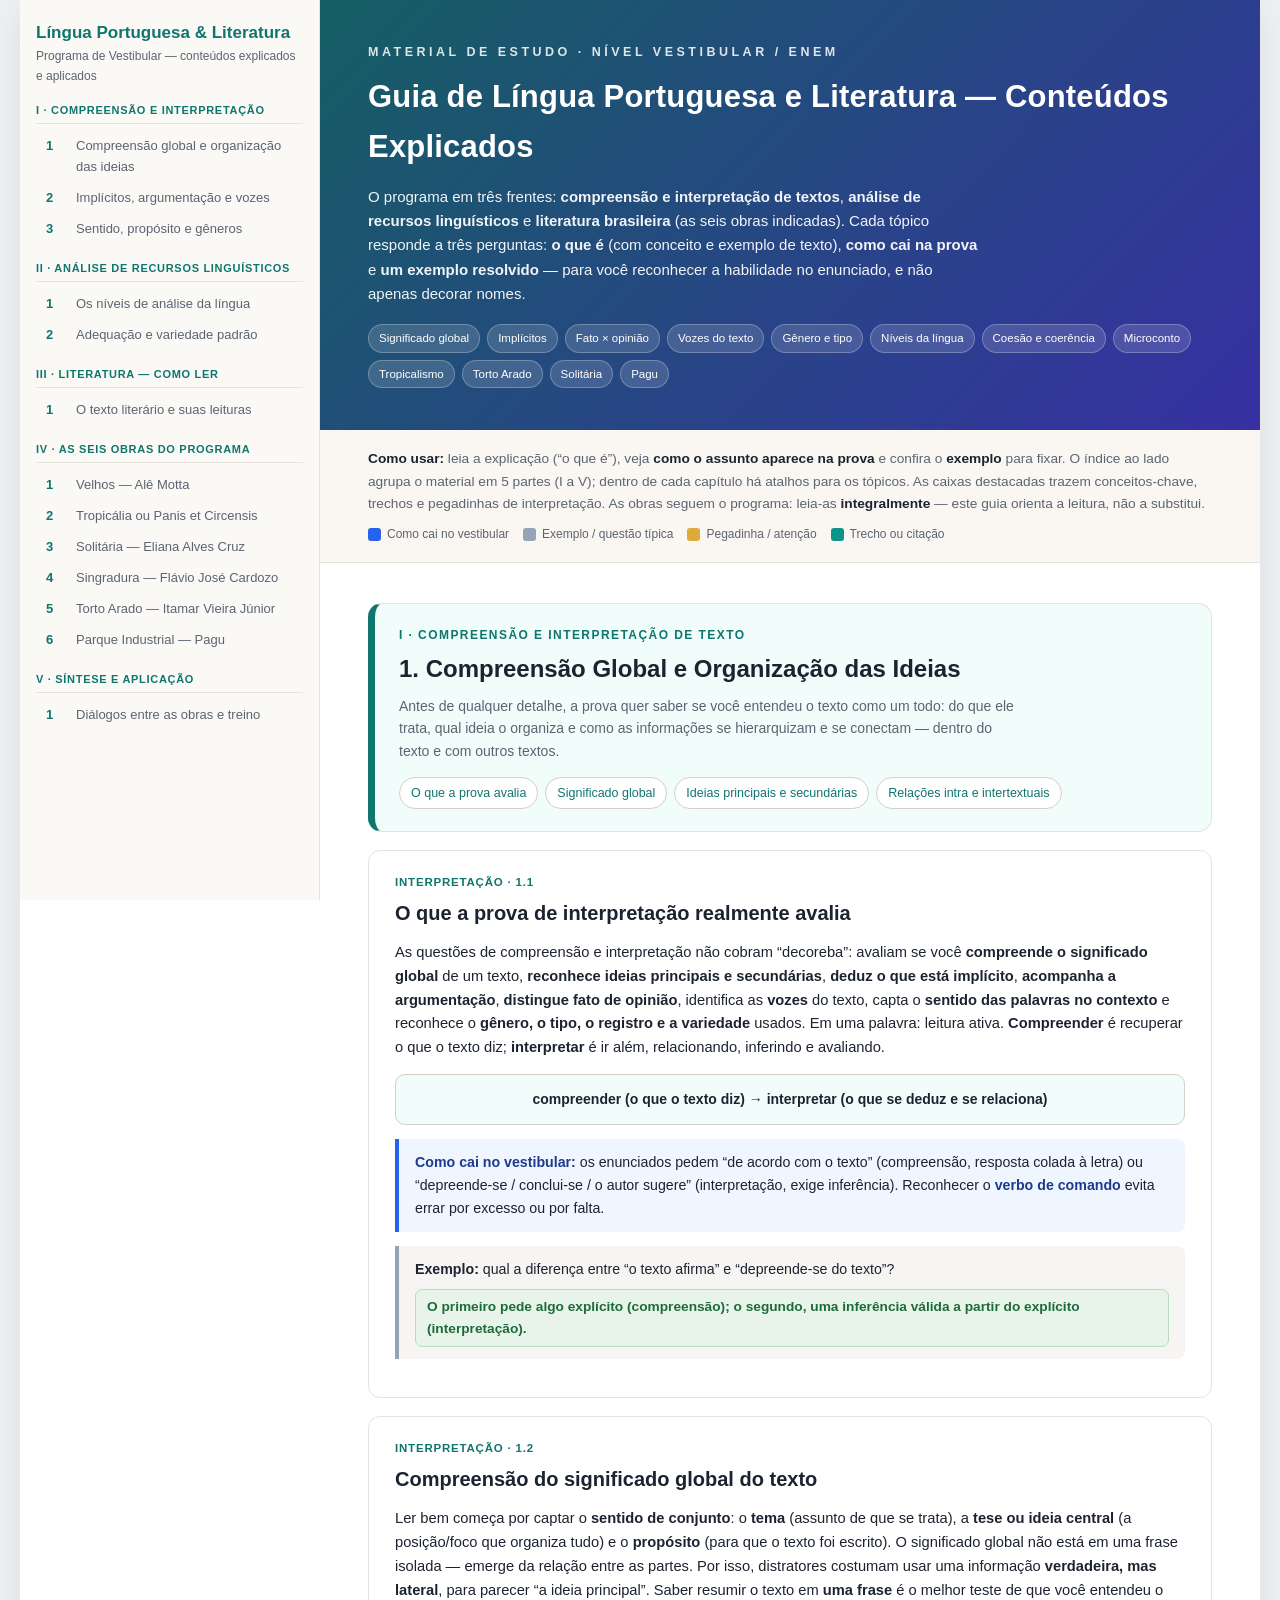
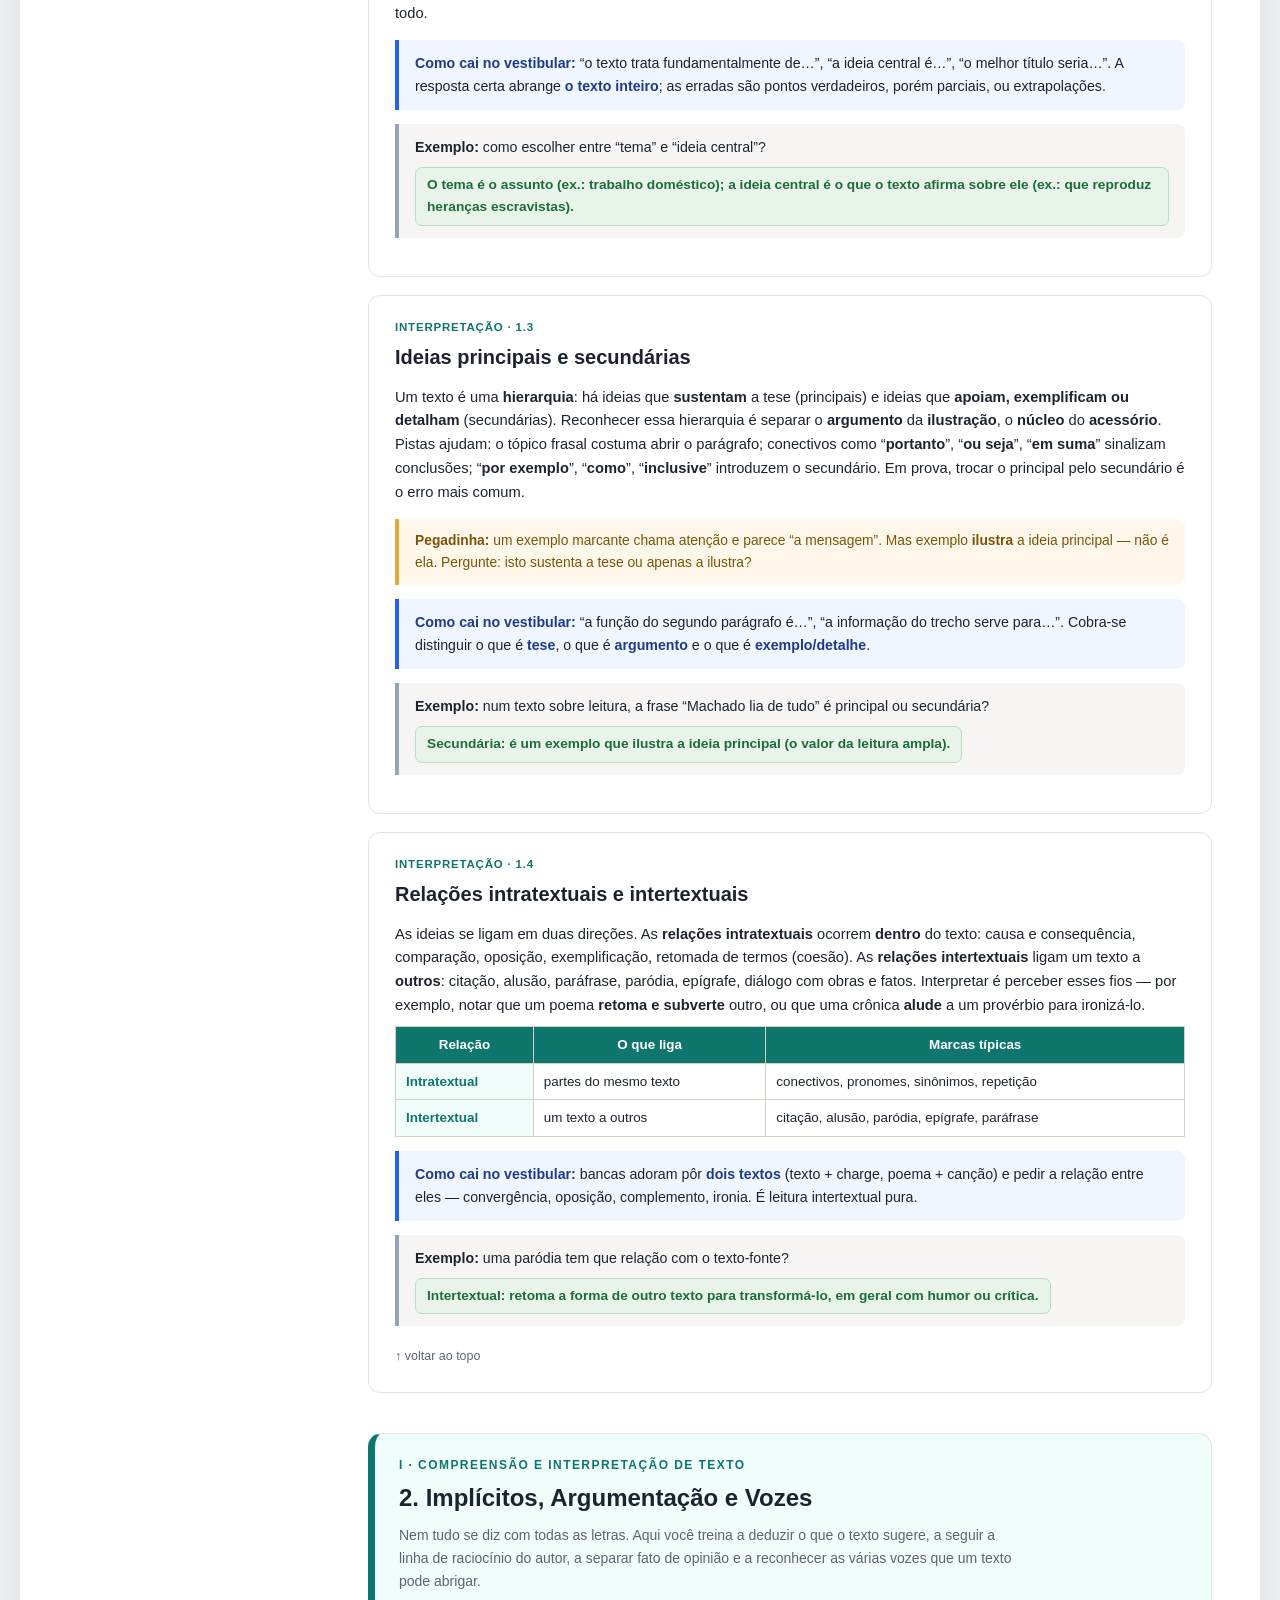
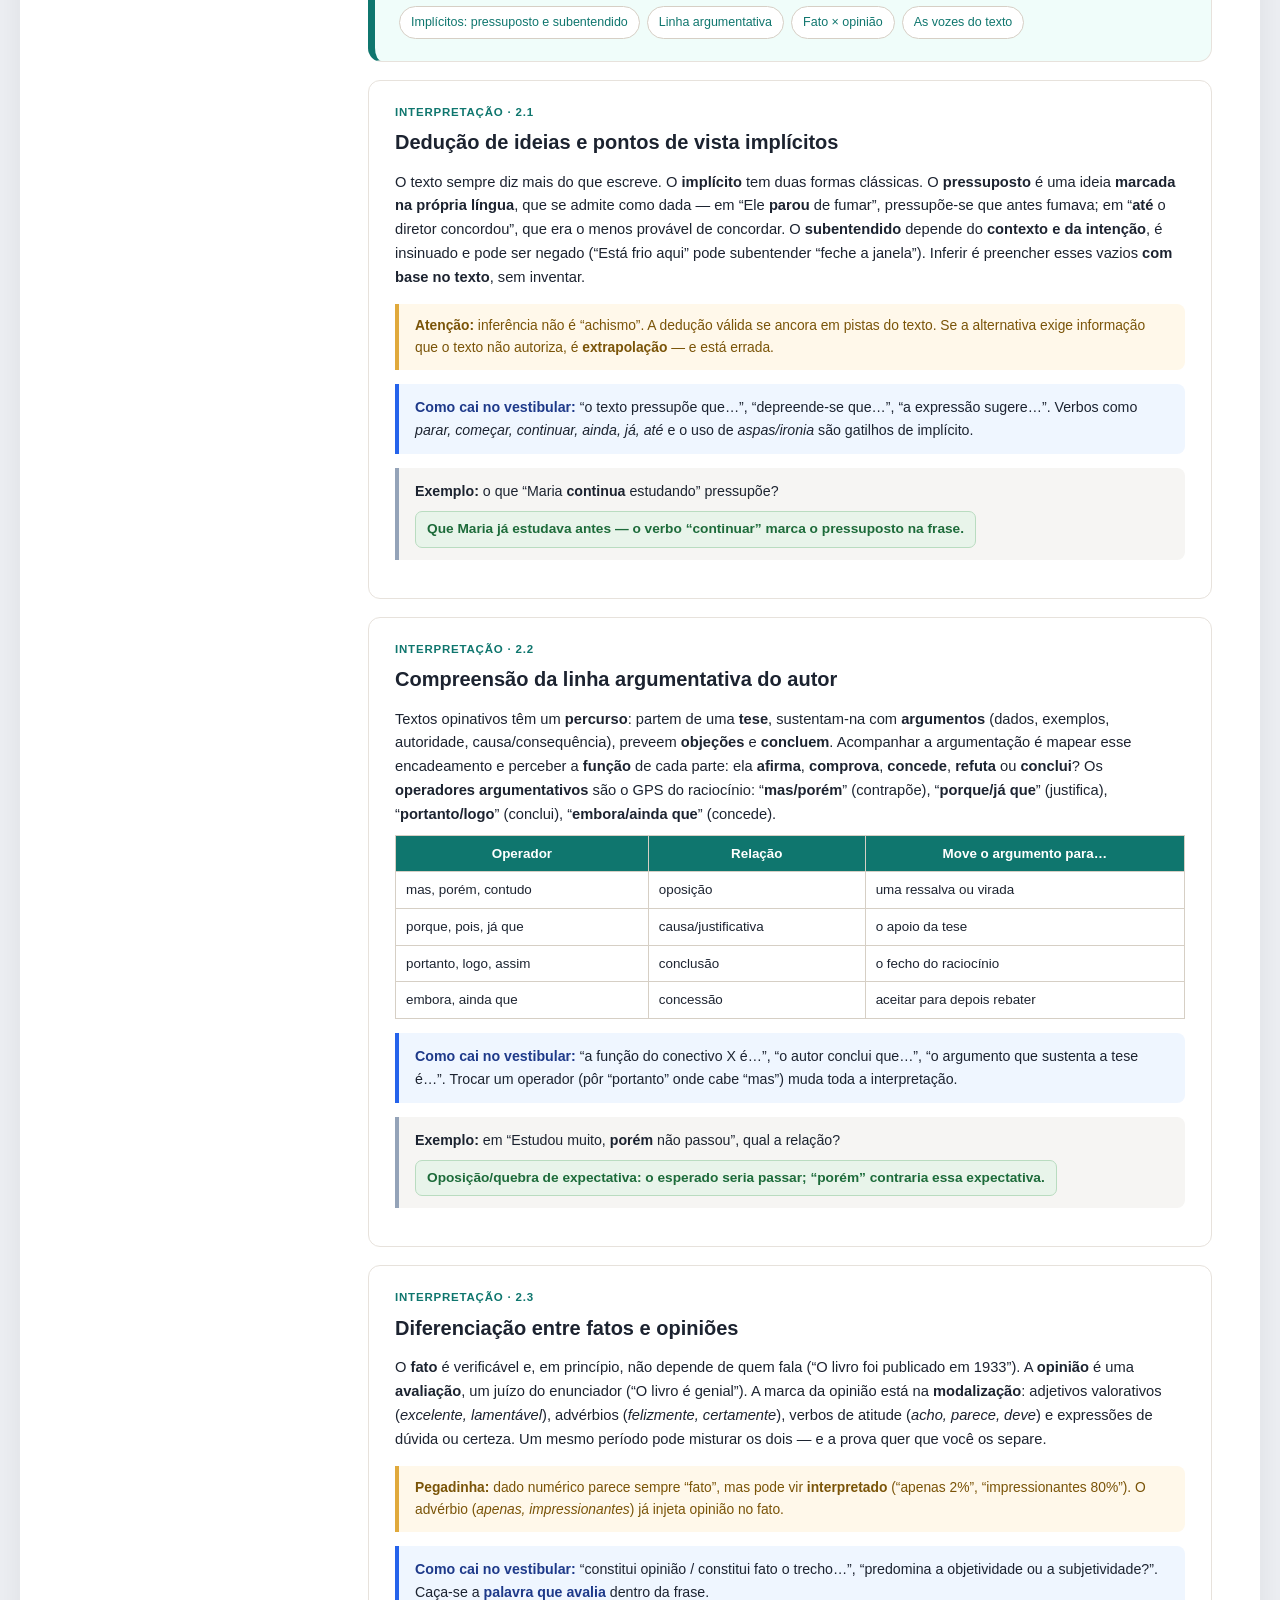
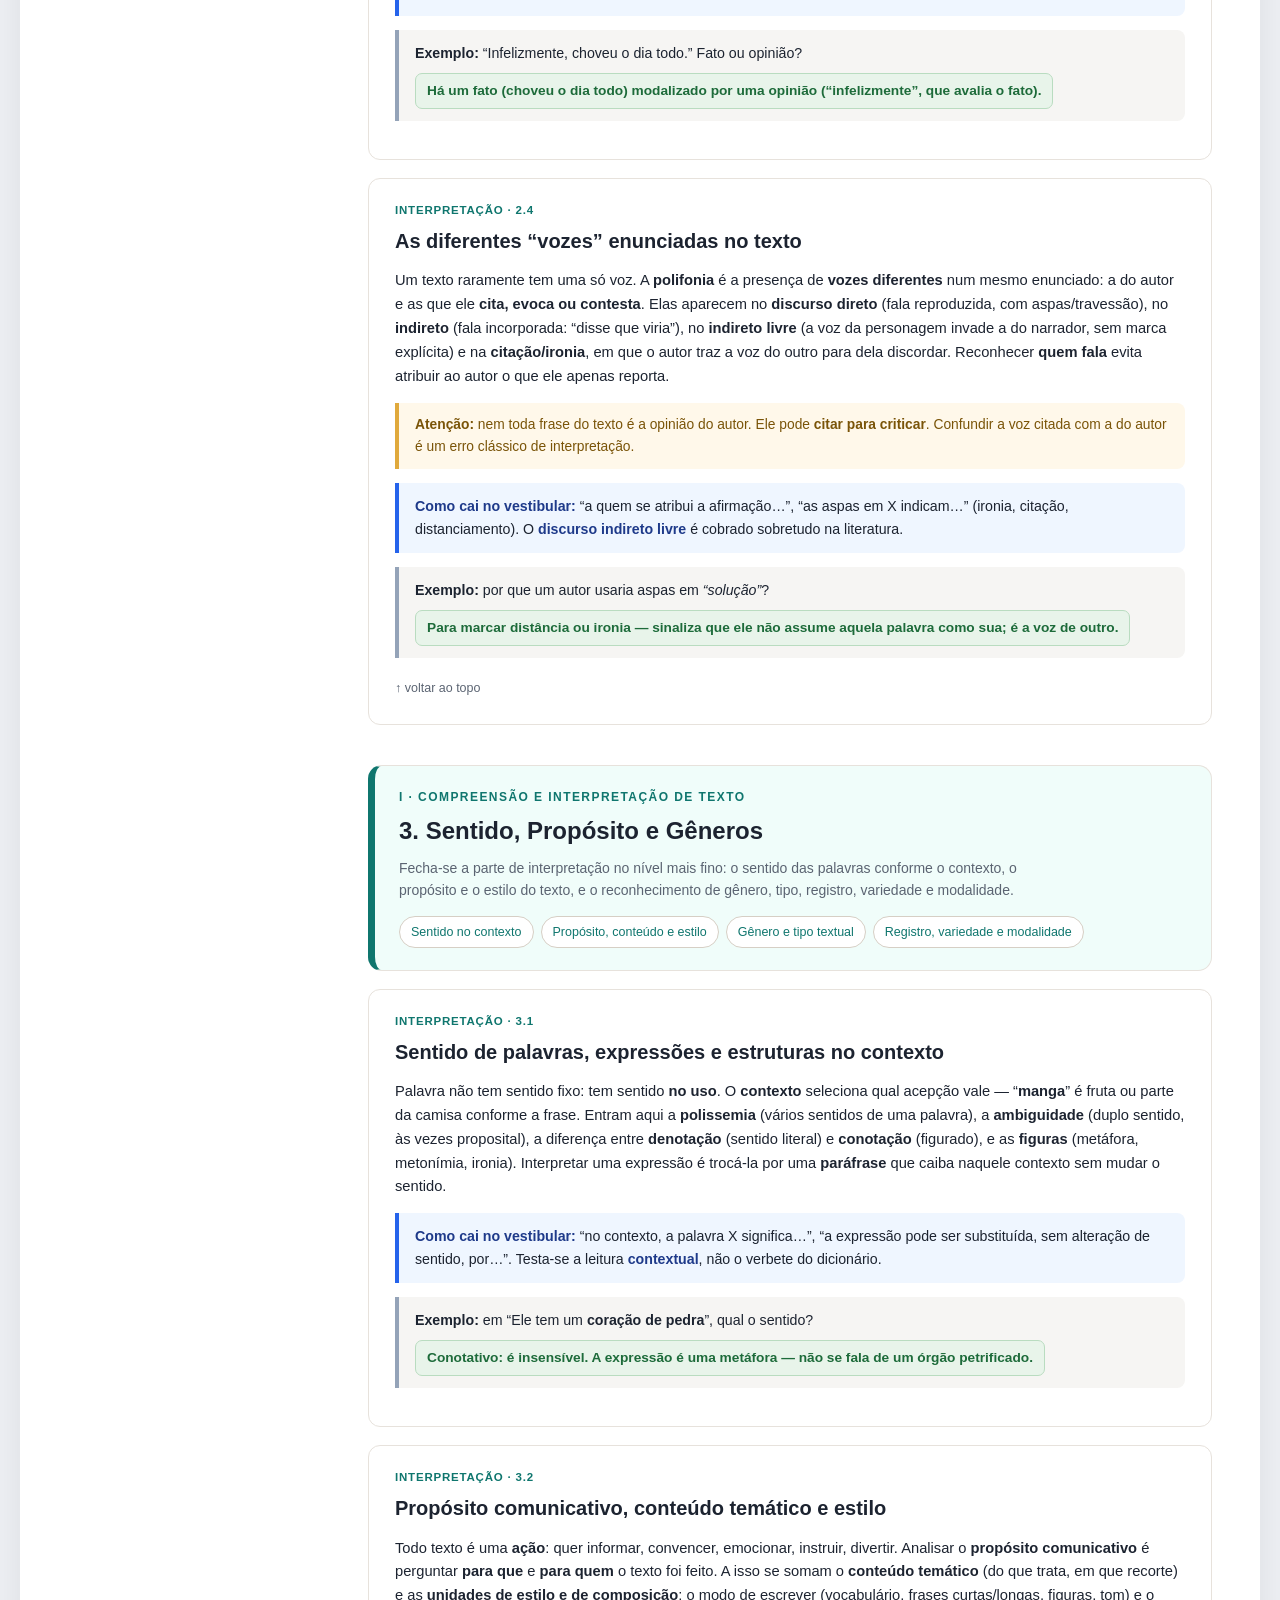
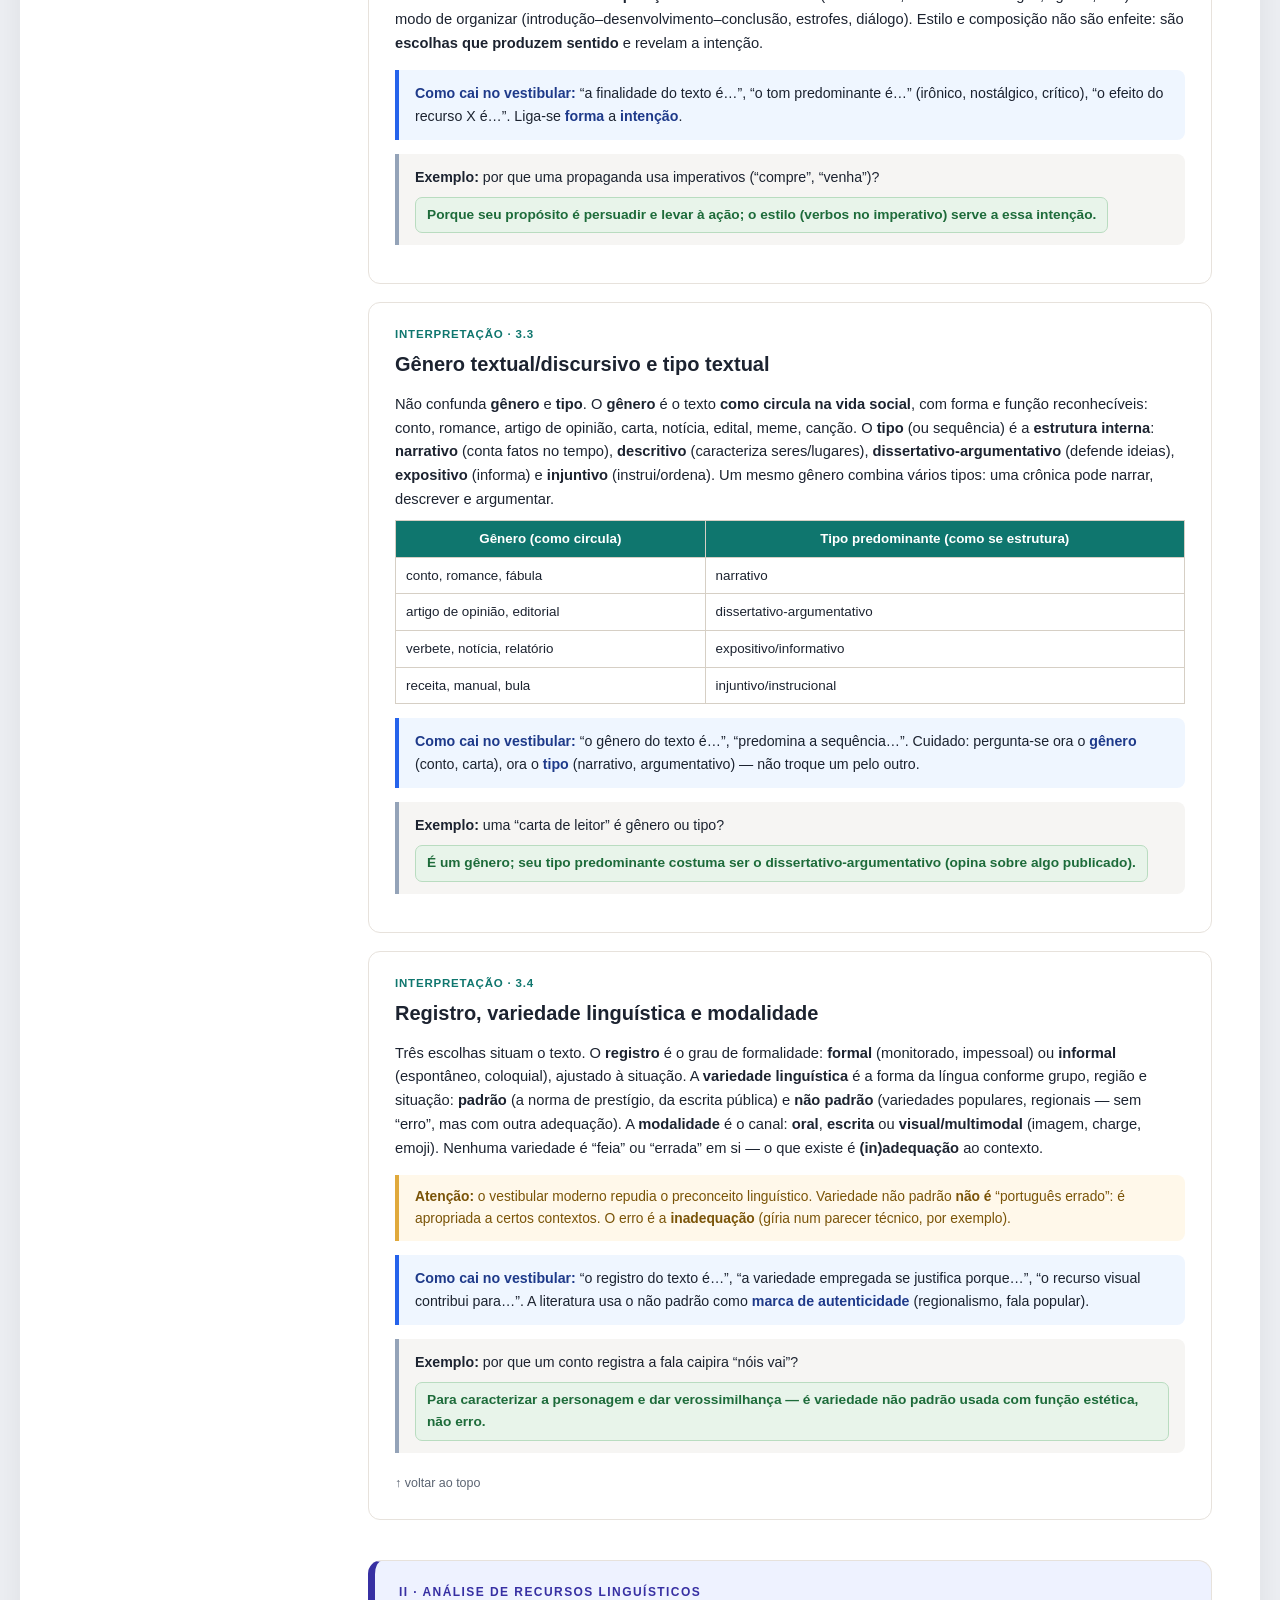
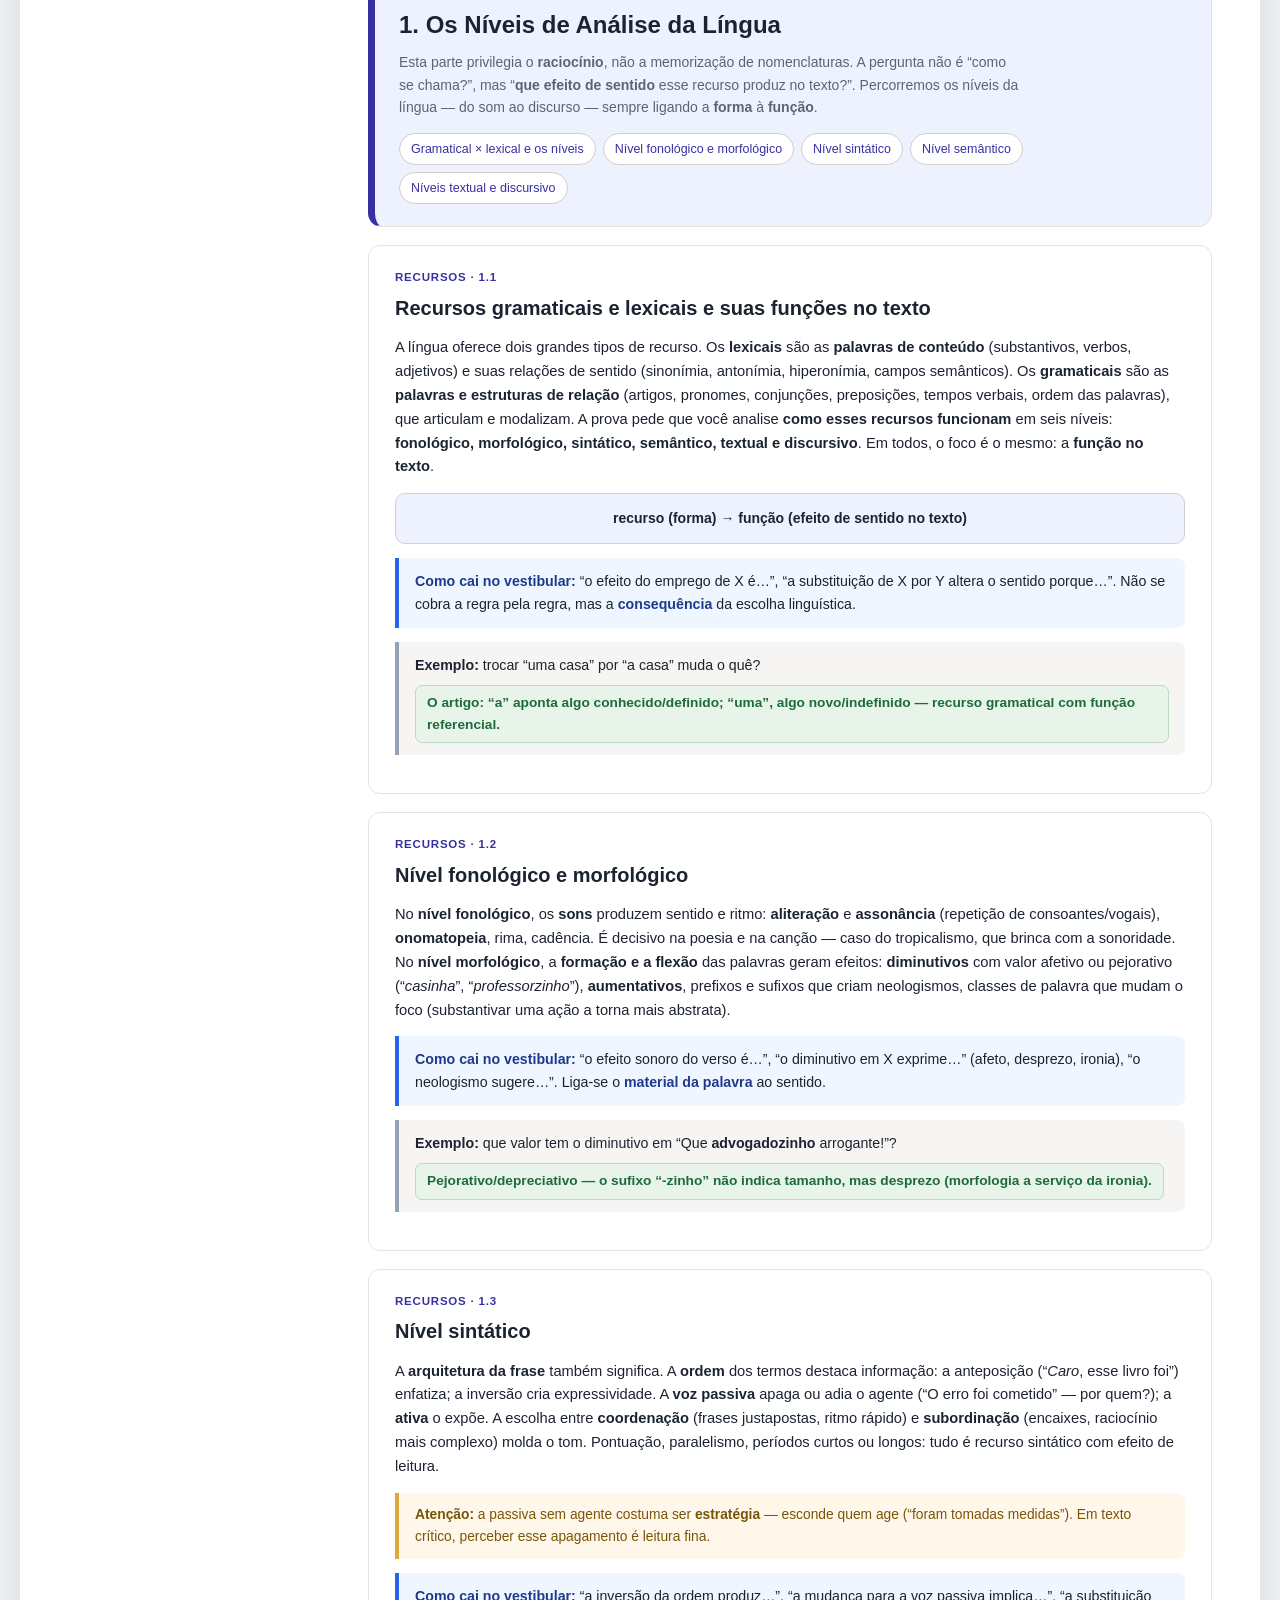
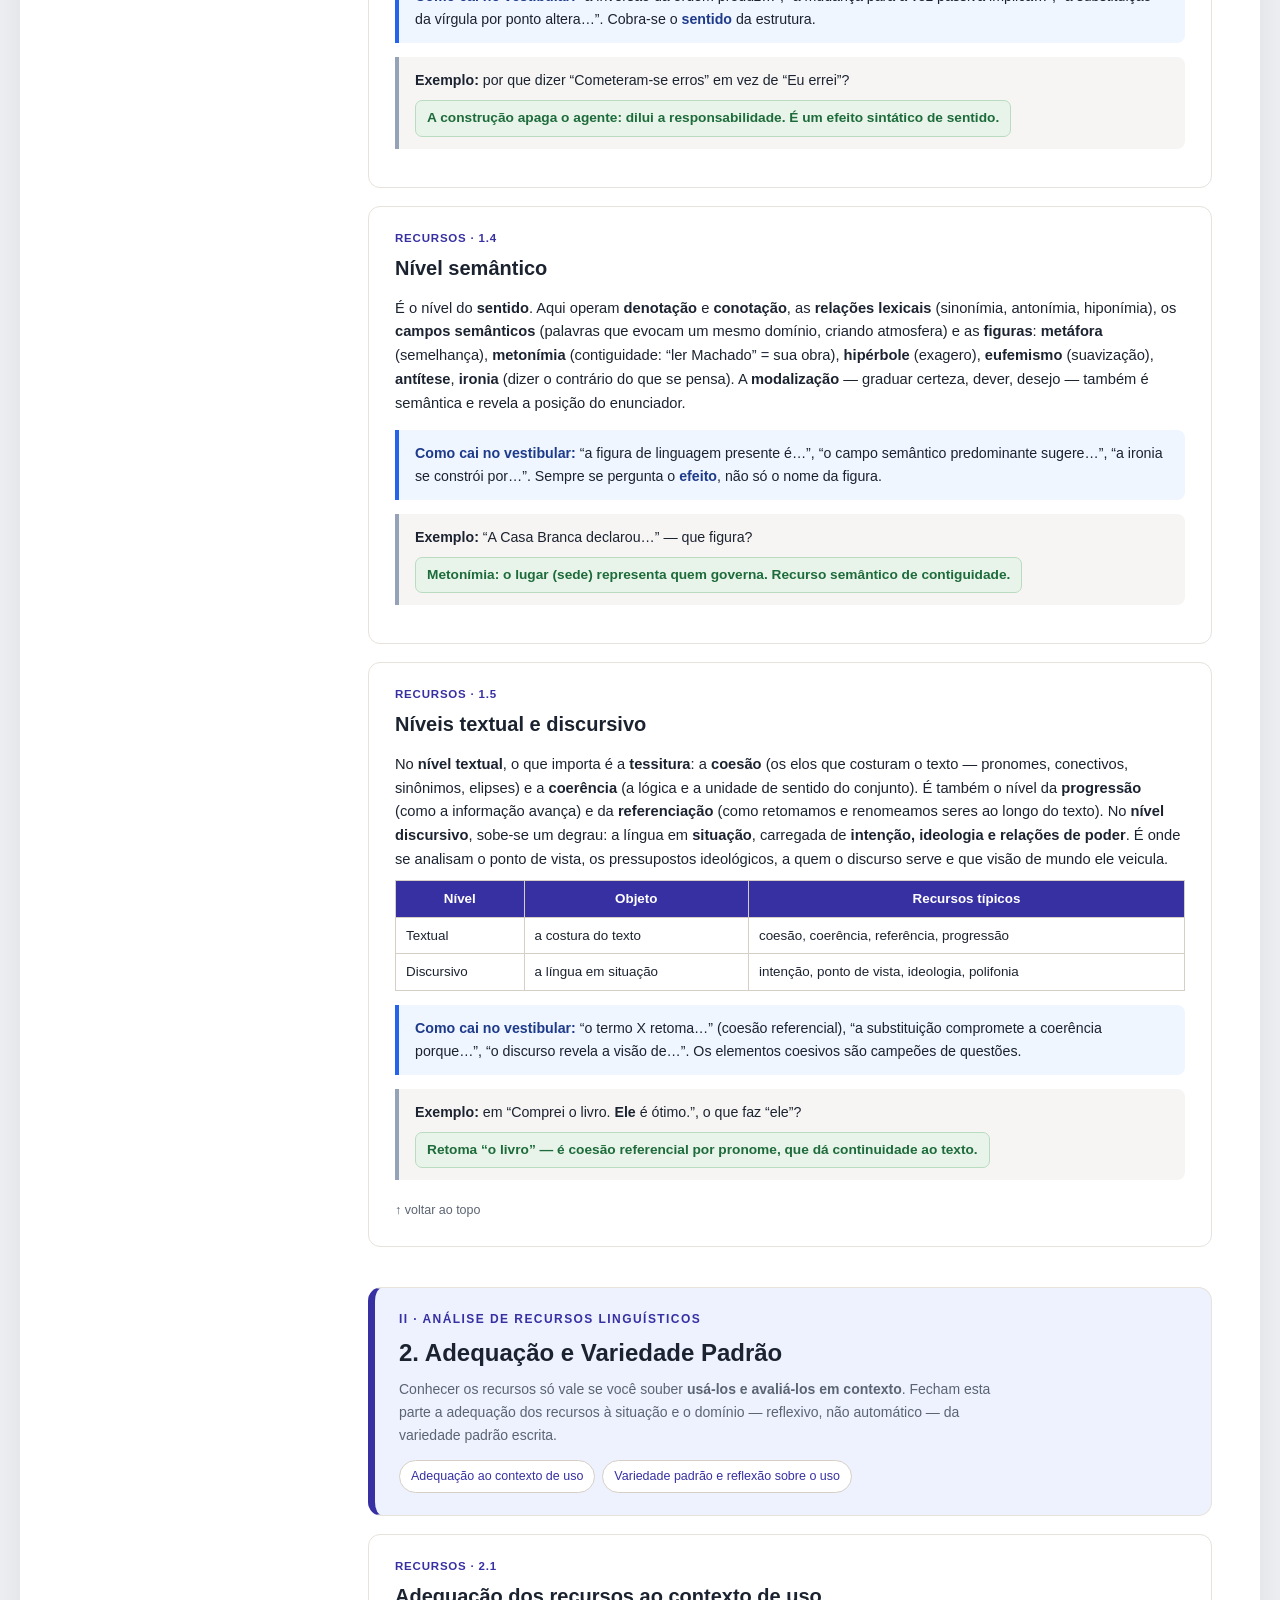
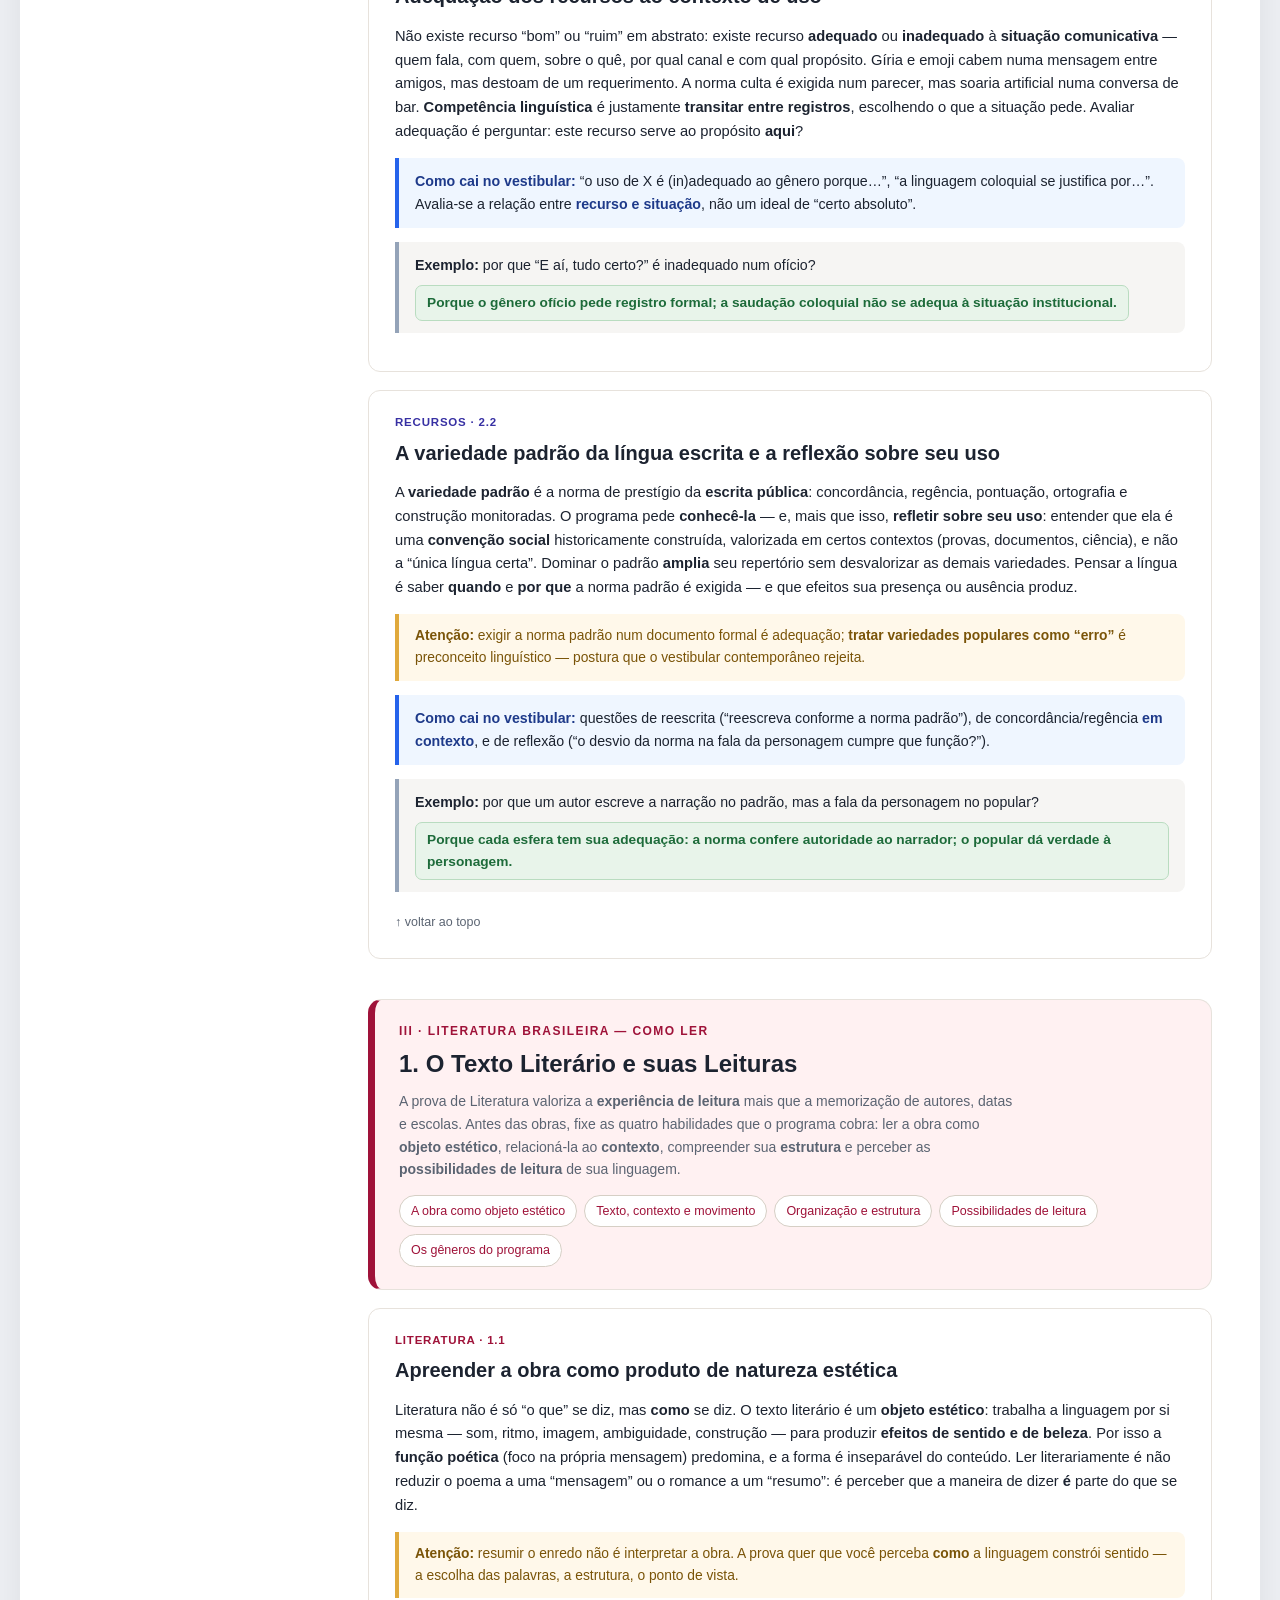
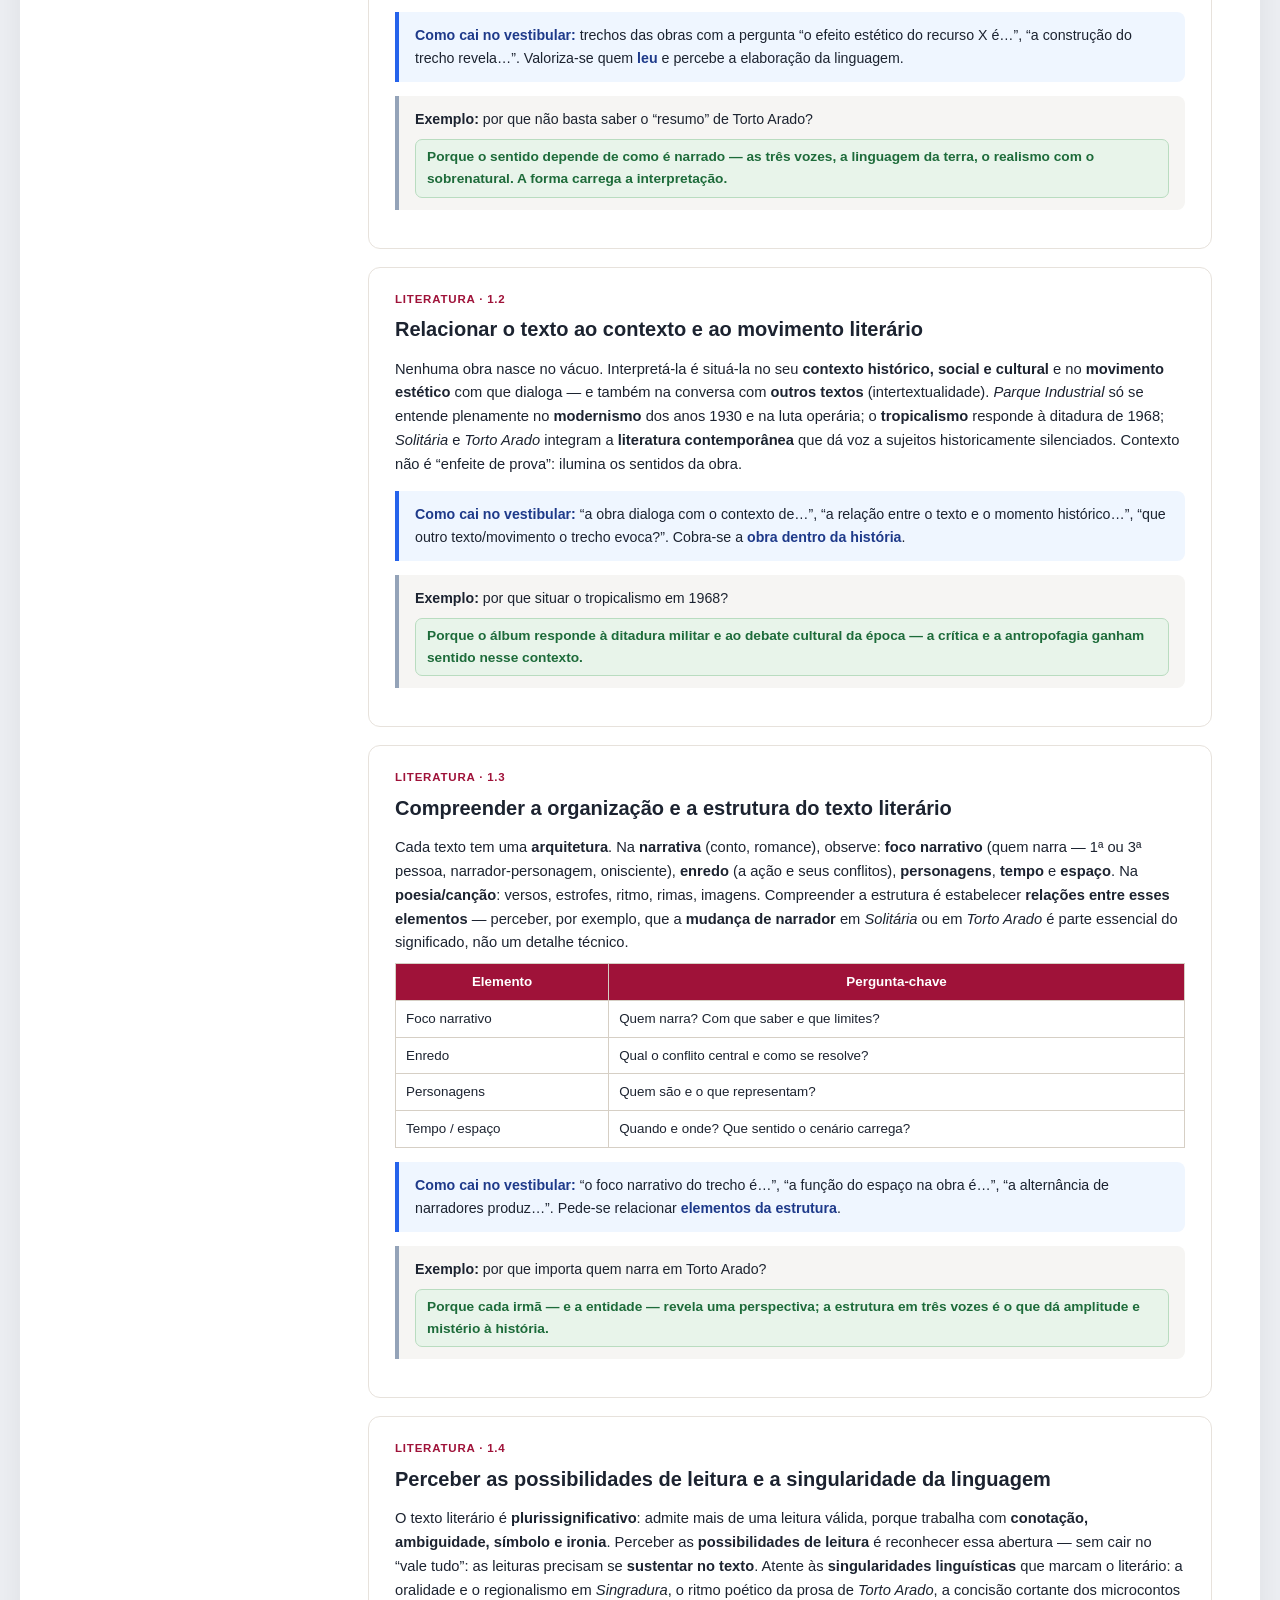
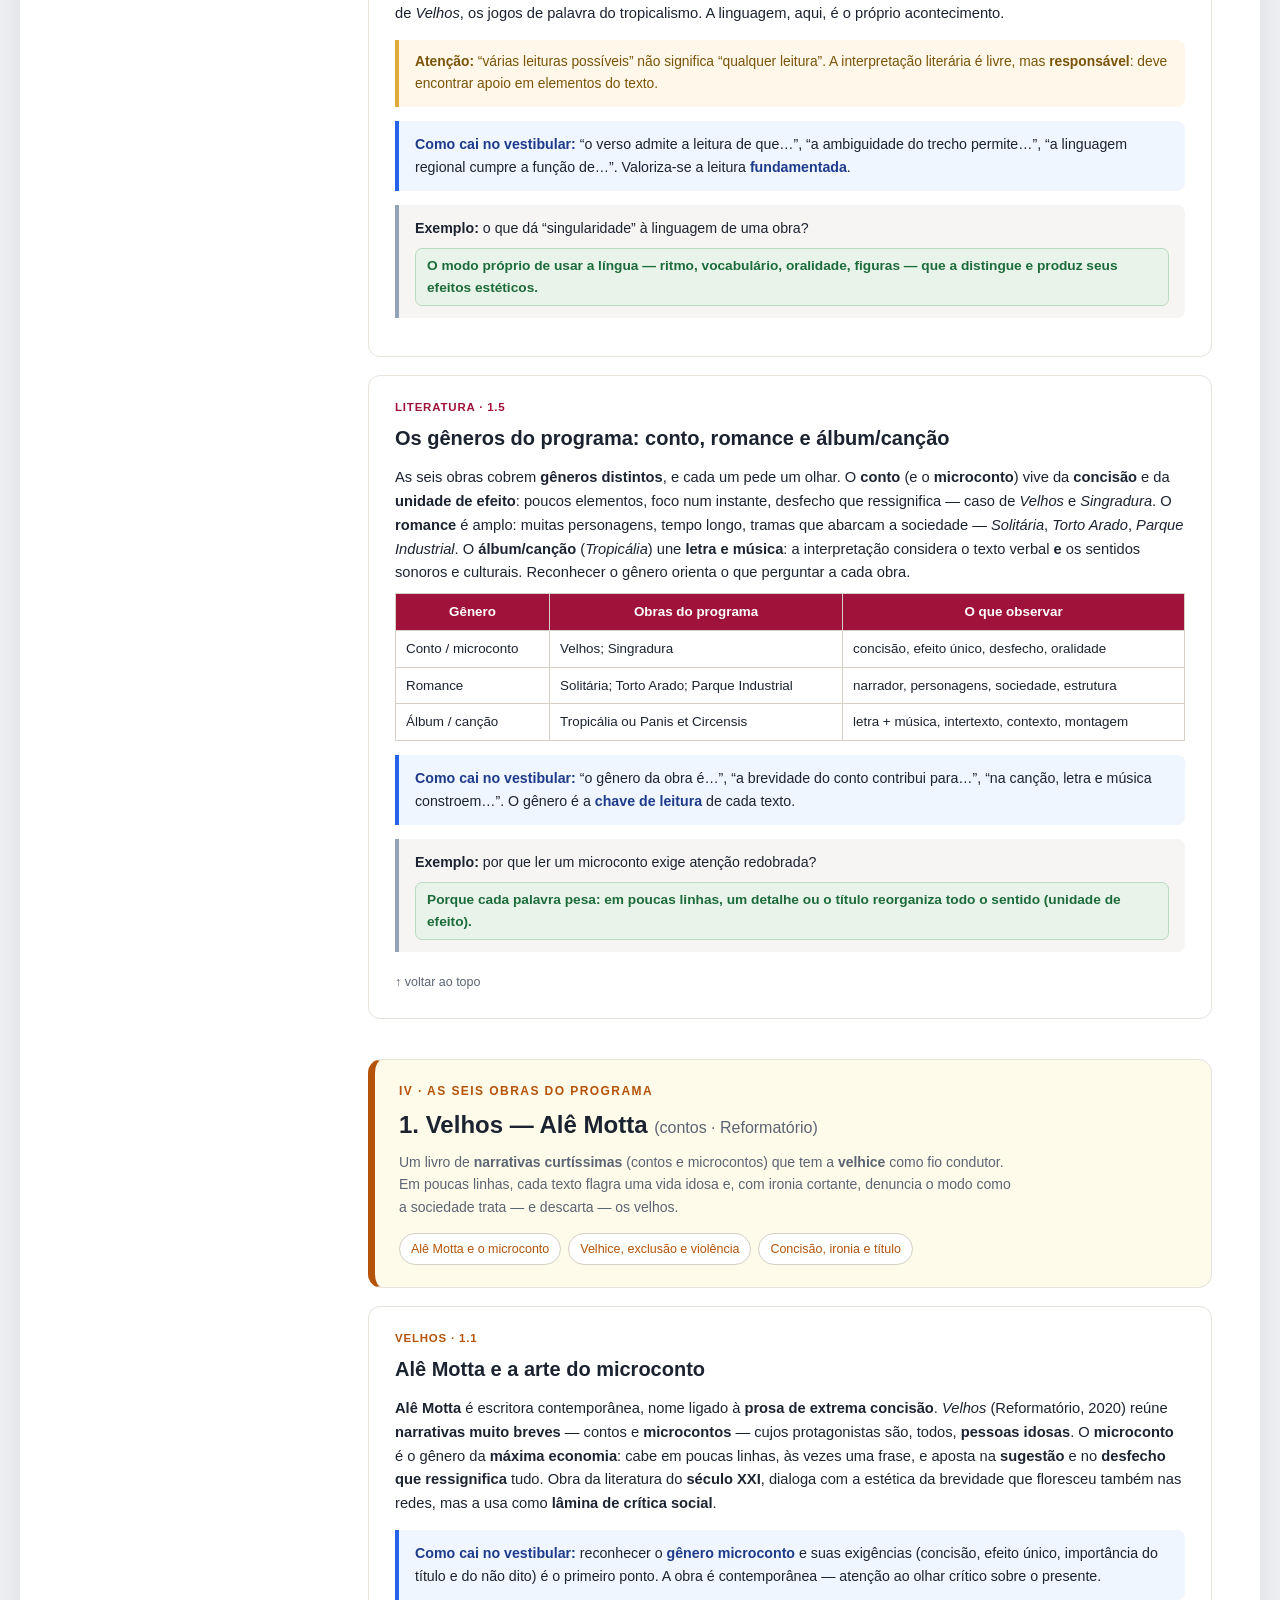
<file: tabs/portugues.html>
<!DOCTYPE html>
<html lang="pt-BR">
<head>
<meta charset="UTF-8">
<meta name="viewport" content="width=device-width, initial-scale=1.0">
<link rel="shortcut icon" href="../img/images.jpeg" type="image/x-icon">
<title>Guia de Língua Portuguesa e Literatura para o Vestibular — Conteúdos Explicados</title>
<style>
  :root{
    --ink:#1c2330; --muted:#5b6472; --line:#e7e2dc; --line-strong:#d6cfc5;
    --accent:#0f766e; --accent-2:#0d9488; --accent-soft:#f0fdfa;
    --paper:#ffffff; --bg:#eef0f4;
    --uso-bg:#eff6ff; --uso-border:#2563eb;
    --ex-bg:#f6f5f3; --ex-border:#94a3b8;
    --warn-bg:#fff8ea; --warn-border:#e0a93c;
    --ok-bg:#e8f4ea; --ok-border:#1d6b3a;
  }
  *{ box-sizing:border-box; }
  html{ scroll-behavior:smooth; }
  body{ margin:0; background:var(--bg); color:var(--ink);
    font-family:"Segoe UI",Roboto,"Helvetica Neue",Arial,sans-serif; line-height:1.62; }
  a{ color:var(--accent-2); }
  .wrap{ display:grid; grid-template-columns:300px 1fr; max-width:1240px; margin:0 auto;
    background:var(--paper); box-shadow:0 8px 36px rgba(0,0,0,.08); }

  /* ===== ÍNDICE LATERAL ===== */
  aside.toc{ position:sticky; top:0; align-self:start; height:100vh; overflow:auto;
    background:#fbf9f6; border-right:1px solid var(--line); padding:22px 16px 50px; }
  aside.toc .brand{ font-weight:800; color:var(--accent); font-size:17px; line-height:1.25; }
  aside.toc .sub{ font-size:12px; color:var(--muted); margin:4px 0 14px; }
  .toc .grp{ font-size:11px; text-transform:uppercase; letter-spacing:.7px; color:var(--accent);
    font-weight:800; margin:16px 0 6px; padding-bottom:3px; border-bottom:1px solid var(--line); }
  .toc ol{ list-style:none; margin:0; padding:0; }
  .toc ol a{ display:flex; gap:8px; text-decoration:none; color:var(--muted); font-size:13px;
    padding:5px 8px; border-radius:6px; border-left:2px solid transparent; }
  .toc ol a:hover{ background:var(--accent-soft); color:var(--accent); border-left-color:var(--accent); }
  .toc ol a b{ color:var(--accent); font-weight:700; min-width:22px; }
  .toc details>summary{ display:none; }

  /* ===== CONTEÚDO ===== */
  main{ min-width:0; padding-bottom:60px; }
  .hero{ background:linear-gradient(135deg,#155e63,#3730a3); color:#fff; padding:42px 48px; }
  .hero .eyebrow{ letter-spacing:.28em; text-transform:uppercase; font-size:12.5px; font-weight:700; opacity:.85; }
  .hero h1{ margin:10px 0 0; font-size:31px; letter-spacing:.2px; }
  .hero p{ margin:12px 0 0; opacity:.94; font-size:15px; max-width:74ch; }
  .hero .chips{ margin-top:18px; display:flex; flex-wrap:wrap; gap:7px; }
  .hero .chips span{ font-size:11.5px; background:rgba(255,255,255,.14); border:1px solid rgba(255,255,255,.25);
    padding:4px 10px; border-radius:999px; }
  .intro{ padding:18px 48px; background:#faf7f3; border-bottom:1px solid var(--line);
    color:var(--muted); font-size:13.7px; }
  .intro b{ color:var(--ink); }
  .legenda{ display:flex; flex-wrap:wrap; gap:14px; margin-top:10px; }
  .legenda span{ font-size:12px; display:flex; align-items:center; gap:6px; }
  .legenda i{ width:13px; height:13px; border-radius:3px; display:inline-block; }
  .content{ padding:0 48px; }

  /* ===== DIVISÓRIA DE CAPÍTULO ===== */
  .chapter{ scroll-margin-top:10px; margin:40px 0 6px; padding:22px 24px; border-radius:14px;
    background:var(--accent-soft); border:1px solid var(--line); border-left:7px solid var(--accent); }
  .chapter .num{ font-size:12px; font-weight:800; letter-spacing:.12em; text-transform:uppercase; color:var(--accent); }
  .chapter h2{ margin:4px 0 4px; font-size:24px; color:var(--ink); }
  .chapter p{ margin:6px 0 0; color:var(--muted); font-size:14px; max-width:80ch; }
  .mini{ margin:14px 0 0; display:flex; flex-wrap:wrap; gap:7px; }
  .mini a{ font-size:12.5px; text-decoration:none; color:var(--accent); background:#fff;
    border:1px solid var(--line-strong); padding:5px 11px; border-radius:999px; }
  .mini a:hover{ background:var(--accent); color:#fff; border-color:var(--accent); }

  /* ===== CARTÃO DE CONCEITO ===== */
  section.card{ background:var(--paper); border:1px solid var(--line); border-radius:12px;
    padding:22px 26px 24px; margin:18px 0; scroll-margin-top:14px; }
  .kicker{ font-size:11.5px; text-transform:uppercase; letter-spacing:.8px; color:var(--accent); font-weight:800; }
  section.card h3{ margin:5px 0 12px; font-size:20px; color:var(--ink); }
  .lead{ font-size:14.7px; margin:0 0 8px; }
  .lead b{ color:var(--ink); }
  .formula-box{ background:var(--accent-soft); border:1px solid var(--line-strong); border-radius:10px;
    padding:13px 15px; text-align:center; font-size:14px; margin:14px 0; overflow-x:auto; color:var(--ink); font-weight:600; }
  h4.blk{ font-size:12px; text-transform:uppercase; letter-spacing:.5px; color:var(--accent);
    margin:18px 0 7px; }
  ul.vars{ margin:0; padding:0; list-style:none; }
  ul.vars li{ padding:4px 0; border-bottom:1px dashed var(--line); font-size:14px; }
  ul.vars li:last-child{ border-bottom:none; }
  ul.vars b{ color:var(--accent); }

  .quote{ background:#fff; border-left:4px solid var(--accent-2); border-radius:0 8px 8px 0;
    padding:12px 16px; margin:14px 0; font-size:14.4px; font-style:italic; color:#374151; }
  .quote .src{ display:block; margin-top:6px; font-style:normal; font-size:12.3px; color:var(--muted); }

  .uso{ background:var(--uso-bg); border-left:4px solid var(--uso-border); border-radius:0 8px 8px 0;
    padding:12px 16px; margin:14px 0; font-size:14.2px; }
  .uso b{ color:#1e3a8a; }
  .ex{ background:var(--ex-bg); border-left:4px solid var(--ex-border); border-radius:0 8px 8px 0;
    padding:12px 16px; margin:14px 0; font-size:14.2px; }
  .ex b{ color:var(--ink); }
  .ex .resp{ margin-top:8px; display:inline-block; background:var(--ok-bg); border:1px solid #b9dcc0;
    border-radius:7px; padding:6px 11px; font-weight:600; color:var(--ok-border); font-size:13.7px; }
  .warn{ background:var(--warn-bg); border-left:4px solid var(--warn-border); border-radius:0 8px 8px 0;
    padding:11px 16px; margin:14px 0; font-size:13.8px; color:#7a5408; }
  .warn b{ color:#7a5408; }

  table.tab{ border-collapse:collapse; margin:8px 0; width:100%; font-size:13.4px; }
  table.tab th, table.tab td{ border:1px solid var(--line-strong); padding:7px 10px; text-align:left; vertical-align:top; }
  table.tab thead th{ background:var(--accent); color:#fff; text-align:center; }
  table.tab tbody th{ background:var(--accent-soft); color:var(--accent); }

  .toplink{ display:inline-block; margin-top:6px; font-size:12.5px; color:var(--muted); text-decoration:none; }
  .toplink:hover{ color:var(--accent); }
  footer.f{ padding:26px 48px 0; color:var(--muted); font-size:12px; }

  /* ===== CORES POR PARTE (I a V) ===== */
  .secI{ --accent:#0f766e; --accent-2:#0d9488; --accent-soft:#f0fdfa; }   /* Interpretação — teal */
  .secII{ --accent:#3730a3; --accent-2:#4f46e5; --accent-soft:#eef2ff; }  /* Recursos linguísticos — indigo */
  .secIII{ --accent:#9f1239; --accent-2:#be123c; --accent-soft:#fff1f2; } /* Literatura: habilidades — rosa */
  .secIV{ --accent:#b45309; --accent-2:#d97706; --accent-soft:#fffbeb; }  /* As obras — âmbar */
  .secV{ --accent:#15803d; --accent-2:#16a34a; --accent-soft:#f0fdf4; }   /* Síntese — verde */

  @media(max-width:900px){
    .wrap{ grid-template-columns:1fr; }
    aside.toc{ position:static; height:auto; border-right:none; border-bottom:1px solid var(--line); padding:14px 16px; }
    .toc details>summary{ display:block; cursor:pointer; font-weight:800; color:var(--accent); font-size:14px; padding:6px 0; }
    .toc details:not([open]) > *:not(summary){ display:none; }
    .hero,.intro,.content,footer.f{ padding-left:18px; padding-right:18px; }
    section.card{ padding:18px 16px; }
    .hero h1{ font-size:25px; }
  }
  @media print{
    aside.toc{ display:none; } .wrap{ display:block; box-shadow:none; max-width:100%; }
    body{ background:#fff; }
    .chapter{ break-before:page; page-break-before:always; }
    section.card{ break-inside:avoid; page-break-inside:avoid; }
    .toplink{ display:none; }
  }
</style>
</head>
<body id="top">
  <div class="wrap">
    <!-- ================= ÍNDICE ================= -->
    <aside class="toc">
      <div class="brand">Língua Portuguesa &amp; Literatura</div>
      <div class="sub">Programa de Vestibular — conteúdos explicados e aplicados</div>
      <details open>
        <summary>Índice ▾</summary>

        <div class="grp">I · Compreensão e Interpretação</div>
        <ol>
          <li><a href="#int1"><b>1</b> Compreensão global e organização das ideias</a></li>
          <li><a href="#int2"><b>2</b> Implícitos, argumentação e vozes</a></li>
          <li><a href="#int3"><b>3</b> Sentido, propósito e gêneros</a></li>
        </ol>

        <div class="grp">II · Análise de Recursos Linguísticos</div>
        <ol>
          <li><a href="#rec1"><b>1</b> Os níveis de análise da língua</a></li>
          <li><a href="#rec2"><b>2</b> Adequação e variedade padrão</a></li>
        </ol>

        <div class="grp">III · Literatura — Como Ler</div>
        <ol>
          <li><a href="#lit1"><b>1</b> O texto literário e suas leituras</a></li>
        </ol>

        <div class="grp">IV · As Seis Obras do Programa</div>
        <ol>
          <li><a href="#ob1"><b>1</b> Velhos — Alê Motta</a></li>
          <li><a href="#ob2"><b>2</b> Tropicália ou Panis et Circensis</a></li>
          <li><a href="#ob3"><b>3</b> Solitária — Eliana Alves Cruz</a></li>
          <li><a href="#ob4"><b>4</b> Singradura — Flávio José Cardozo</a></li>
          <li><a href="#ob5"><b>5</b> Torto Arado — Itamar Vieira Júnior</a></li>
          <li><a href="#ob6"><b>6</b> Parque Industrial — Pagu</a></li>
        </ol>

        <div class="grp">V · Síntese e Aplicação</div>
        <ol>
          <li><a href="#sin1"><b>1</b> Diálogos entre as obras e treino</a></li>
        </ol>
      </details>
    </aside>

    <!-- ================= CORPO ================= -->
    <main>
      <div class="hero">
        <div class="eyebrow">Material de estudo · nível vestibular / ENEM</div>
        <h1>Guia de Língua Portuguesa e Literatura — Conteúdos Explicados</h1>
        <p>O programa em três frentes: <b>compreensão e interpretação de textos</b>, <b>análise de recursos linguísticos</b> e <b>literatura brasileira</b> (as seis obras indicadas). Cada tópico responde a três perguntas: <b>o que é</b> (com conceito e exemplo de texto), <b>como cai na prova</b> e <b>um exemplo resolvido</b> — para você reconhecer a habilidade no enunciado, e não apenas decorar nomes.</p>
        <div class="chips">
          <span>Significado global</span><span>Implícitos</span><span>Fato × opinião</span><span>Vozes do texto</span>
          <span>Gênero e tipo</span><span>Níveis da língua</span><span>Coesão e coerência</span>
          <span>Microconto</span><span>Tropicalismo</span><span>Torto Arado</span><span>Solitária</span><span>Pagu</span>
        </div>
      </div>
      <div class="intro">
        <b>Como usar:</b> leia a explicação (“o que é”), veja <b>como o assunto aparece na prova</b> e confira o <b>exemplo</b> para fixar. O índice ao lado agrupa o material em 5 partes (I a V); dentro de cada capítulo há atalhos para os tópicos. As caixas destacadas trazem conceitos-chave, trechos e pegadinhas de interpretação. As obras seguem o programa: leia-as <b>integralmente</b> — este guia orienta a leitura, não a substitui.
        <div class="legenda">
          <span><i style="background:#2563eb"></i> Como cai no vestibular</span>
          <span><i style="background:#94a3b8"></i> Exemplo / questão típica</span>
          <span><i style="background:#e0a93c"></i> Pegadinha / atenção</span>
          <span><i style="background:#0d9488"></i> Trecho ou citação</span>
        </div>
      </div>
      <div class="content">

      <!-- ===================== PARTE I — INTERPRETAÇÃO ===================== -->
      <div class="area secI">
      <div class="chapter" id="int1">
        <div class="num">I · Compreensão e Interpretação de Texto</div>
        <h2>1. Compreensão Global e Organização das Ideias</h2>
        <p>Antes de qualquer detalhe, a prova quer saber se você entendeu o texto como um todo: do que ele trata, qual ideia o organiza e como as informações se hierarquizam e se conectam — dentro do texto e com outros textos.</p>
        <div class="mini">
          <a href="#int1-orienta">O que a prova avalia</a>
          <a href="#int1-global">Significado global</a>
          <a href="#int1-ideias">Ideias principais e secundárias</a>
          <a href="#int1-relacoes">Relações intra e intertextuais</a>
        </div>
      </div>

      <section class="card" id="int1-orienta">
        <div class="kicker">Interpretação · 1.1</div>
        <h3>O que a prova de interpretação realmente avalia</h3>
        <p class="lead">As questões de compreensão e interpretação não cobram “decoreba”: avaliam se você <b>compreende o significado global</b> de um texto, <b>reconhece ideias principais e secundárias</b>, <b>deduz o que está implícito</b>, <b>acompanha a argumentação</b>, <b>distingue fato de opinião</b>, identifica as <b>vozes</b> do texto, capta o <b>sentido das palavras no contexto</b> e reconhece o <b>gênero, o tipo, o registro e a variedade</b> usados. Em uma palavra: leitura ativa. <b>Compreender</b> é recuperar o que o texto diz; <b>interpretar</b> é ir além, relacionando, inferindo e avaliando.</p>
        <div class="formula-box">compreender (o que o texto diz) → interpretar (o que se deduz e se relaciona)</div>
        <div class="uso"><b>Como cai no vestibular:</b> os enunciados pedem “de acordo com o texto” (compreensão, resposta colada à letra) ou “depreende-se / conclui-se / o autor sugere” (interpretação, exige inferência). Reconhecer o <b>verbo de comando</b> evita errar por excesso ou por falta.</div>
        <div class="ex"><b>Exemplo:</b> qual a diferença entre “o texto afirma” e “depreende-se do texto”? <span class="resp">O primeiro pede algo explícito (compreensão); o segundo, uma inferência válida a partir do explícito (interpretação).</span></div>
      </section>

      <section class="card" id="int1-global">
        <div class="kicker">Interpretação · 1.2</div>
        <h3>Compreensão do significado global do texto</h3>
        <p class="lead">Ler bem começa por captar o <b>sentido de conjunto</b>: o <b>tema</b> (assunto de que se trata), a <b>tese ou ideia central</b> (a posição/foco que organiza tudo) e o <b>propósito</b> (para que o texto foi escrito). O significado global não está em uma frase isolada — emerge da relação entre as partes. Por isso, distratores costumam usar uma informação <b>verdadeira, mas lateral</b>, para parecer “a ideia principal”. Saber resumir o texto em <b>uma frase</b> é o melhor teste de que você entendeu o todo.</p>
        <div class="uso"><b>Como cai no vestibular:</b> “o texto trata fundamentalmente de…”, “a ideia central é…”, “o melhor título seria…”. A resposta certa abrange <b>o texto inteiro</b>; as erradas são pontos verdadeiros, porém parciais, ou extrapolações.</div>
        <div class="ex"><b>Exemplo:</b> como escolher entre “tema” e “ideia central”? <span class="resp">O tema é o assunto (ex.: trabalho doméstico); a ideia central é o que o texto afirma sobre ele (ex.: que reproduz heranças escravistas).</span></div>
      </section>

      <section class="card" id="int1-ideias">
        <div class="kicker">Interpretação · 1.3</div>
        <h3>Ideias principais e secundárias</h3>
        <p class="lead">Um texto é uma <b>hierarquia</b>: há ideias que <b>sustentam</b> a tese (principais) e ideias que <b>apoiam, exemplificam ou detalham</b> (secundárias). Reconhecer essa hierarquia é separar o <b>argumento</b> da <b>ilustração</b>, o <b>núcleo</b> do <b>acessório</b>. Pistas ajudam: o tópico frasal costuma abrir o parágrafo; conectivos como “<b>portanto</b>”, “<b>ou seja</b>”, “<b>em suma</b>” sinalizam conclusões; “<b>por exemplo</b>”, “<b>como</b>”, “<b>inclusive</b>” introduzem o secundário. Em prova, trocar o principal pelo secundário é o erro mais comum.</p>
        <div class="warn"><b>Pegadinha:</b> um exemplo marcante chama atenção e parece “a mensagem”. Mas exemplo <b>ilustra</b> a ideia principal — não é ela. Pergunte: isto sustenta a tese ou apenas a ilustra?</div>
        <div class="uso"><b>Como cai no vestibular:</b> “a função do segundo parágrafo é…”, “a informação do trecho serve para…”. Cobra-se distinguir o que é <b>tese</b>, o que é <b>argumento</b> e o que é <b>exemplo/detalhe</b>.</div>
        <div class="ex"><b>Exemplo:</b> num texto sobre leitura, a frase “Machado lia de tudo” é principal ou secundária? <span class="resp">Secundária: é um exemplo que ilustra a ideia principal (o valor da leitura ampla).</span></div>
      </section>

      <section class="card" id="int1-relacoes">
        <div class="kicker">Interpretação · 1.4</div>
        <h3>Relações intratextuais e intertextuais</h3>
        <p class="lead">As ideias se ligam em duas direções. As <b>relações intratextuais</b> ocorrem <b>dentro</b> do texto: causa e consequência, comparação, oposição, exemplificação, retomada de termos (coesão). As <b>relações intertextuais</b> ligam um texto a <b>outros</b>: citação, alusão, paráfrase, paródia, epígrafe, diálogo com obras e fatos. Interpretar é perceber esses fios — por exemplo, notar que um poema <b>retoma e subverte</b> outro, ou que uma crônica <b>alude</b> a um provérbio para ironizá-lo.</p>
        <table class="tab"><thead><tr><th>Relação</th><th>O que liga</th><th>Marcas típicas</th></tr></thead><tbody>
          <tr><th>Intratextual</th><td>partes do mesmo texto</td><td>conectivos, pronomes, sinônimos, repetição</td></tr>
          <tr><th>Intertextual</th><td>um texto a outros</td><td>citação, alusão, paródia, epígrafe, paráfrase</td></tr>
        </tbody></table>
        <div class="uso"><b>Como cai no vestibular:</b> bancas adoram pôr <b>dois textos</b> (texto + charge, poema + canção) e pedir a relação entre eles — convergência, oposição, complemento, ironia. É leitura intertextual pura.</div>
        <div class="ex"><b>Exemplo:</b> uma paródia tem que relação com o texto-fonte? <span class="resp">Intertextual: retoma a forma de outro texto para transformá-lo, em geral com humor ou crítica.</span></div>
        <a class="toplink" href="#top">↑ voltar ao topo</a>
      </section>
      </div>

      <!-- ===================== INTERPRETAÇÃO 2 ===================== -->
      <div class="area secI">
      <div class="chapter" id="int2">
        <div class="num">I · Compreensão e Interpretação de Texto</div>
        <h2>2. Implícitos, Argumentação e Vozes</h2>
        <p>Nem tudo se diz com todas as letras. Aqui você treina a deduzir o que o texto sugere, a seguir a linha de raciocínio do autor, a separar fato de opinião e a reconhecer as várias vozes que um texto pode abrigar.</p>
        <div class="mini">
          <a href="#int2-implicito">Implícitos: pressuposto e subentendido</a>
          <a href="#int2-argumento">Linha argumentativa</a>
          <a href="#int2-fato-opiniao">Fato × opinião</a>
          <a href="#int2-vozes">As vozes do texto</a>
        </div>
      </div>

      <section class="card" id="int2-implicito">
        <div class="kicker">Interpretação · 2.1</div>
        <h3>Dedução de ideias e pontos de vista implícitos</h3>
        <p class="lead">O texto sempre diz mais do que escreve. O <b>implícito</b> tem duas formas clássicas. O <b>pressuposto</b> é uma ideia <b>marcada na própria língua</b>, que se admite como dada — em “Ele <b>parou</b> de fumar”, pressupõe-se que antes fumava; em “<b>até</b> o diretor concordou”, que era o menos provável de concordar. O <b>subentendido</b> depende do <b>contexto e da intenção</b>, é insinuado e pode ser negado (“Está frio aqui” pode subentender “feche a janela”). Inferir é preencher esses vazios <b>com base no texto</b>, sem inventar.</p>
        <div class="warn"><b>Atenção:</b> inferência não é “achismo”. A dedução válida se ancora em pistas do texto. Se a alternativa exige informação que o texto não autoriza, é <b>extrapolação</b> — e está errada.</div>
        <div class="uso"><b>Como cai no vestibular:</b> “o texto pressupõe que…”, “depreende-se que…”, “a expressão sugere…”. Verbos como <i>parar, começar, continuar, ainda, já, até</i> e o uso de <i>aspas/ironia</i> são gatilhos de implícito.</div>
        <div class="ex"><b>Exemplo:</b> o que “Maria <b>continua</b> estudando” pressupõe? <span class="resp">Que Maria já estudava antes — o verbo “continuar” marca o pressuposto na frase.</span></div>
      </section>

      <section class="card" id="int2-argumento">
        <div class="kicker">Interpretação · 2.2</div>
        <h3>Compreensão da linha argumentativa do autor</h3>
        <p class="lead">Textos opinativos têm um <b>percurso</b>: partem de uma <b>tese</b>, sustentam-na com <b>argumentos</b> (dados, exemplos, autoridade, causa/consequência), preveem <b>objeções</b> e <b>concluem</b>. Acompanhar a argumentação é mapear esse encadeamento e perceber a <b>função</b> de cada parte: ela <b>afirma</b>, <b>comprova</b>, <b>concede</b>, <b>refuta</b> ou <b>conclui</b>? Os <b>operadores argumentativos</b> são o GPS do raciocínio: “<b>mas/porém</b>” (contrapõe), “<b>porque/já que</b>” (justifica), “<b>portanto/logo</b>” (conclui), “<b>embora/ainda que</b>” (concede).</p>
        <table class="tab"><thead><tr><th>Operador</th><th>Relação</th><th>Move o argumento para…</th></tr></thead><tbody>
          <tr><td>mas, porém, contudo</td><td>oposição</td><td>uma ressalva ou virada</td></tr>
          <tr><td>porque, pois, já que</td><td>causa/justificativa</td><td>o apoio da tese</td></tr>
          <tr><td>portanto, logo, assim</td><td>conclusão</td><td>o fecho do raciocínio</td></tr>
          <tr><td>embora, ainda que</td><td>concessão</td><td>aceitar para depois rebater</td></tr>
        </tbody></table>
        <div class="uso"><b>Como cai no vestibular:</b> “a função do conectivo X é…”, “o autor conclui que…”, “o argumento que sustenta a tese é…”. Trocar um operador (pôr “portanto” onde cabe “mas”) muda toda a interpretação.</div>
        <div class="ex"><b>Exemplo:</b> em “Estudou muito, <b>porém</b> não passou”, qual a relação? <span class="resp">Oposição/quebra de expectativa: o esperado seria passar; “porém” contraria essa expectativa.</span></div>
      </section>

      <section class="card" id="int2-fato-opiniao">
        <div class="kicker">Interpretação · 2.3</div>
        <h3>Diferenciação entre fatos e opiniões</h3>
        <p class="lead">O <b>fato</b> é verificável e, em princípio, não depende de quem fala (“O livro foi publicado em 1933”). A <b>opinião</b> é uma <b>avaliação</b>, um juízo do enunciador (“O livro é genial”). A marca da opinião está na <b>modalização</b>: adjetivos valorativos (<i>excelente, lamentável</i>), advérbios (<i>felizmente, certamente</i>), verbos de atitude (<i>acho, parece, deve</i>) e expressões de dúvida ou certeza. Um mesmo período pode misturar os dois — e a prova quer que você os separe.</p>
        <div class="warn"><b>Pegadinha:</b> dado numérico parece sempre “fato”, mas pode vir <b>interpretado</b> (“apenas 2%”, “impressionantes 80%”). O advérbio (<i>apenas, impressionantes</i>) já injeta opinião no fato.</div>
        <div class="uso"><b>Como cai no vestibular:</b> “constitui opinião / constitui fato o trecho…”, “predomina a objetividade ou a subjetividade?”. Caça-se a <b>palavra que avalia</b> dentro da frase.</div>
        <div class="ex"><b>Exemplo:</b> “Infelizmente, choveu o dia todo.” Fato ou opinião? <span class="resp">Há um fato (choveu o dia todo) modalizado por uma opinião (“infelizmente”, que avalia o fato).</span></div>
      </section>

      <section class="card" id="int2-vozes">
        <div class="kicker">Interpretação · 2.4</div>
        <h3>As diferentes “vozes” enunciadas no texto</h3>
        <p class="lead">Um texto raramente tem uma só voz. A <b>polifonia</b> é a presença de <b>vozes diferentes</b> num mesmo enunciado: a do autor e as que ele <b>cita, evoca ou contesta</b>. Elas aparecem no <b>discurso direto</b> (fala reproduzida, com aspas/travessão), no <b>indireto</b> (fala incorporada: “disse que viria”), no <b>indireto livre</b> (a voz da personagem invade a do narrador, sem marca explícita) e na <b>citação/ironia</b>, em que o autor traz a voz do outro para dela discordar. Reconhecer <b>quem fala</b> evita atribuir ao autor o que ele apenas reporta.</p>
        <div class="warn"><b>Atenção:</b> nem toda frase do texto é a opinião do autor. Ele pode <b>citar para criticar</b>. Confundir a voz citada com a do autor é um erro clássico de interpretação.</div>
        <div class="uso"><b>Como cai no vestibular:</b> “a quem se atribui a afirmação…”, “as aspas em X indicam…” (ironia, citação, distanciamento). O <b>discurso indireto livre</b> é cobrado sobretudo na literatura.</div>
        <div class="ex"><b>Exemplo:</b> por que um autor usaria aspas em <i>“solução”</i>? <span class="resp">Para marcar distância ou ironia — sinaliza que ele não assume aquela palavra como sua; é a voz de outro.</span></div>
        <a class="toplink" href="#top">↑ voltar ao topo</a>
      </section>
      </div>

      <!-- ===================== INTERPRETAÇÃO 3 ===================== -->
      <div class="area secI">
      <div class="chapter" id="int3">
        <div class="num">I · Compreensão e Interpretação de Texto</div>
        <h2>3. Sentido, Propósito e Gêneros</h2>
        <p>Fecha-se a parte de interpretação no nível mais fino: o sentido das palavras conforme o contexto, o propósito e o estilo do texto, e o reconhecimento de gênero, tipo, registro, variedade e modalidade.</p>
        <div class="mini">
          <a href="#int3-contexto">Sentido no contexto</a>
          <a href="#int3-proposito">Propósito, conteúdo e estilo</a>
          <a href="#int3-genero">Gênero e tipo textual</a>
          <a href="#int3-registro">Registro, variedade e modalidade</a>
        </div>
      </div>

      <section class="card" id="int3-contexto">
        <div class="kicker">Interpretação · 3.1</div>
        <h3>Sentido de palavras, expressões e estruturas no contexto</h3>
        <p class="lead">Palavra não tem sentido fixo: tem sentido <b>no uso</b>. O <b>contexto</b> seleciona qual acepção vale — “<b>manga</b>” é fruta ou parte da camisa conforme a frase. Entram aqui a <b>polissemia</b> (vários sentidos de uma palavra), a <b>ambiguidade</b> (duplo sentido, às vezes proposital), a diferença entre <b>denotação</b> (sentido literal) e <b>conotação</b> (figurado), e as <b>figuras</b> (metáfora, metonímia, ironia). Interpretar uma expressão é trocá-la por uma <b>paráfrase</b> que caiba naquele contexto sem mudar o sentido.</p>
        <div class="uso"><b>Como cai no vestibular:</b> “no contexto, a palavra X significa…”, “a expressão pode ser substituída, sem alteração de sentido, por…”. Testa-se a leitura <b>contextual</b>, não o verbete do dicionário.</div>
        <div class="ex"><b>Exemplo:</b> em “Ele tem um <b>coração de pedra</b>”, qual o sentido? <span class="resp">Conotativo: é insensível. A expressão é uma metáfora — não se fala de um órgão petrificado.</span></div>
      </section>

      <section class="card" id="int3-proposito">
        <div class="kicker">Interpretação · 3.2</div>
        <h3>Propósito comunicativo, conteúdo temático e estilo</h3>
        <p class="lead">Todo texto é uma <b>ação</b>: quer informar, convencer, emocionar, instruir, divertir. Analisar o <b>propósito comunicativo</b> é perguntar <b>para que</b> e <b>para quem</b> o texto foi feito. A isso se somam o <b>conteúdo temático</b> (do que trata, em que recorte) e as <b>unidades de estilo e de composição</b>: o modo de escrever (vocabulário, frases curtas/longas, figuras, tom) e o modo de organizar (introdução–desenvolvimento–conclusão, estrofes, diálogo). Estilo e composição não são enfeite: são <b>escolhas que produzem sentido</b> e revelam a intenção.</p>
        <div class="uso"><b>Como cai no vestibular:</b> “a finalidade do texto é…”, “o tom predominante é…” (irônico, nostálgico, crítico), “o efeito do recurso X é…”. Liga-se <b>forma</b> a <b>intenção</b>.</div>
        <div class="ex"><b>Exemplo:</b> por que uma propaganda usa imperativos (“compre”, “venha”)? <span class="resp">Porque seu propósito é persuadir e levar à ação; o estilo (verbos no imperativo) serve a essa intenção.</span></div>
      </section>

      <section class="card" id="int3-genero">
        <div class="kicker">Interpretação · 3.3</div>
        <h3>Gênero textual/discursivo e tipo textual</h3>
        <p class="lead">Não confunda <b>gênero</b> e <b>tipo</b>. O <b>gênero</b> é o texto <b>como circula na vida social</b>, com forma e função reconhecíveis: conto, romance, artigo de opinião, carta, notícia, edital, meme, canção. O <b>tipo</b> (ou sequência) é a <b>estrutura interna</b>: <b>narrativo</b> (conta fatos no tempo), <b>descritivo</b> (caracteriza seres/lugares), <b>dissertativo-argumentativo</b> (defende ideias), <b>expositivo</b> (informa) e <b>injuntivo</b> (instrui/ordena). Um mesmo gênero combina vários tipos: uma crônica pode narrar, descrever e argumentar.</p>
        <table class="tab"><thead><tr><th>Gênero (como circula)</th><th>Tipo predominante (como se estrutura)</th></tr></thead><tbody>
          <tr><td>conto, romance, fábula</td><td>narrativo</td></tr>
          <tr><td>artigo de opinião, editorial</td><td>dissertativo-argumentativo</td></tr>
          <tr><td>verbete, notícia, relatório</td><td>expositivo/informativo</td></tr>
          <tr><td>receita, manual, bula</td><td>injuntivo/instrucional</td></tr>
        </tbody></table>
        <div class="uso"><b>Como cai no vestibular:</b> “o gênero do texto é…”, “predomina a sequência…”. Cuidado: pergunta-se ora o <b>gênero</b> (conto, carta), ora o <b>tipo</b> (narrativo, argumentativo) — não troque um pelo outro.</div>
        <div class="ex"><b>Exemplo:</b> uma “carta de leitor” é gênero ou tipo? <span class="resp">É um gênero; seu tipo predominante costuma ser o dissertativo-argumentativo (opina sobre algo publicado).</span></div>
      </section>

      <section class="card" id="int3-registro">
        <div class="kicker">Interpretação · 3.4</div>
        <h3>Registro, variedade linguística e modalidade</h3>
        <p class="lead">Três escolhas situam o texto. O <b>registro</b> é o grau de formalidade: <b>formal</b> (monitorado, impessoal) ou <b>informal</b> (espontâneo, coloquial), ajustado à situação. A <b>variedade linguística</b> é a forma da língua conforme grupo, região e situação: <b>padrão</b> (a norma de prestígio, da escrita pública) e <b>não padrão</b> (variedades populares, regionais — sem “erro”, mas com outra adequação). A <b>modalidade</b> é o canal: <b>oral</b>, <b>escrita</b> ou <b>visual/multimodal</b> (imagem, charge, emoji). Nenhuma variedade é “feia” ou “errada” em si — o que existe é <b>(in)adequação</b> ao contexto.</p>
        <div class="warn"><b>Atenção:</b> o vestibular moderno repudia o preconceito linguístico. Variedade não padrão <b>não é</b> “português errado”: é apropriada a certos contextos. O erro é a <b>inadequação</b> (gíria num parecer técnico, por exemplo).</div>
        <div class="uso"><b>Como cai no vestibular:</b> “o registro do texto é…”, “a variedade empregada se justifica porque…”, “o recurso visual contribui para…”. A literatura usa o não padrão como <b>marca de autenticidade</b> (regionalismo, fala popular).</div>
        <div class="ex"><b>Exemplo:</b> por que um conto registra a fala caipira “nóis vai”? <span class="resp">Para caracterizar a personagem e dar verossimilhança — é variedade não padrão usada com função estética, não erro.</span></div>
        <a class="toplink" href="#top">↑ voltar ao topo</a>
      </section>
      </div>

      <!-- ===================== RECURSOS 1 ===================== -->
      <div class="area secII">
      <div class="chapter" id="rec1">
        <div class="num">II · Análise de Recursos Linguísticos</div>
        <h2>1. Os Níveis de Análise da Língua</h2>
        <p>Esta parte privilegia o <b>raciocínio</b>, não a memorização de nomenclaturas. A pergunta não é “como se chama?”, mas “<b>que efeito de sentido</b> esse recurso produz no texto?”. Percorremos os níveis da língua — do som ao discurso — sempre ligando a <b>forma</b> à <b>função</b>.</p>
        <div class="mini">
          <a href="#rec1-orienta">Gramatical × lexical e os níveis</a>
          <a href="#rec1-fonomorfo">Nível fonológico e morfológico</a>
          <a href="#rec1-sintatico">Nível sintático</a>
          <a href="#rec1-semantico">Nível semântico</a>
          <a href="#rec1-textualdiscursivo">Níveis textual e discursivo</a>
        </div>
      </div>

      <section class="card" id="rec1-orienta">
        <div class="kicker">Recursos · 1.1</div>
        <h3>Recursos gramaticais e lexicais e suas funções no texto</h3>
        <p class="lead">A língua oferece dois grandes tipos de recurso. Os <b>lexicais</b> são as <b>palavras de conteúdo</b> (substantivos, verbos, adjetivos) e suas relações de sentido (sinonímia, antonímia, hiperonímia, campos semânticos). Os <b>gramaticais</b> são as <b>palavras e estruturas de relação</b> (artigos, pronomes, conjunções, preposições, tempos verbais, ordem das palavras), que articulam e modalizam. A prova pede que você analise <b>como esses recursos funcionam</b> em seis níveis: <b>fonológico, morfológico, sintático, semântico, textual e discursivo</b>. Em todos, o foco é o mesmo: a <b>função no texto</b>.</p>
        <div class="formula-box">recurso (forma) → função (efeito de sentido no texto)</div>
        <div class="uso"><b>Como cai no vestibular:</b> “o efeito do emprego de X é…”, “a substituição de X por Y altera o sentido porque…”. Não se cobra a regra pela regra, mas a <b>consequência</b> da escolha linguística.</div>
        <div class="ex"><b>Exemplo:</b> trocar “uma casa” por “a casa” muda o quê? <span class="resp">O artigo: “a” aponta algo conhecido/definido; “uma”, algo novo/indefinido — recurso gramatical com função referencial.</span></div>
      </section>

      <section class="card" id="rec1-fonomorfo">
        <div class="kicker">Recursos · 1.2</div>
        <h3>Nível fonológico e morfológico</h3>
        <p class="lead">No <b>nível fonológico</b>, os <b>sons</b> produzem sentido e ritmo: <b>aliteração</b> e <b>assonância</b> (repetição de consoantes/vogais), <b>onomatopeia</b>, rima, cadência. É decisivo na poesia e na canção — caso do tropicalismo, que brinca com a sonoridade. No <b>nível morfológico</b>, a <b>formação e a flexão</b> das palavras geram efeitos: <b>diminutivos</b> com valor afetivo ou pejorativo (“<i>casinha</i>”, “<i>professorzinho</i>”), <b>aumentativos</b>, prefixos e sufixos que criam neologismos, classes de palavra que mudam o foco (substantivar uma ação a torna mais abstrata).</p>
        <div class="uso"><b>Como cai no vestibular:</b> “o efeito sonoro do verso é…”, “o diminutivo em X exprime…” (afeto, desprezo, ironia), “o neologismo sugere…”. Liga-se o <b>material da palavra</b> ao sentido.</div>
        <div class="ex"><b>Exemplo:</b> que valor tem o diminutivo em “Que <b>advogadozinho</b> arrogante!”? <span class="resp">Pejorativo/depreciativo — o sufixo “-zinho” não indica tamanho, mas desprezo (morfologia a serviço da ironia).</span></div>
      </section>

      <section class="card" id="rec1-sintatico">
        <div class="kicker">Recursos · 1.3</div>
        <h3>Nível sintático</h3>
        <p class="lead">A <b>arquitetura da frase</b> também significa. A <b>ordem</b> dos termos destaca informação: a anteposição (“<i>Caro</i>, esse livro foi”) enfatiza; a inversão cria expressividade. A <b>voz passiva</b> apaga ou adia o agente (“O erro foi cometido” — por quem?); a <b>ativa</b> o expõe. A escolha entre <b>coordenação</b> (frases justapostas, ritmo rápido) e <b>subordinação</b> (encaixes, raciocínio mais complexo) molda o tom. Pontuação, paralelismo, períodos curtos ou longos: tudo é recurso sintático com efeito de leitura.</p>
        <div class="warn"><b>Atenção:</b> a passiva sem agente costuma ser <b>estratégia</b> — esconde quem age (“foram tomadas medidas”). Em texto crítico, perceber esse apagamento é leitura fina.</div>
        <div class="uso"><b>Como cai no vestibular:</b> “a inversão da ordem produz…”, “a mudança para a voz passiva implica…”, “a substituição da vírgula por ponto altera…”. Cobra-se o <b>sentido</b> da estrutura.</div>
        <div class="ex"><b>Exemplo:</b> por que dizer “Cometeram-se erros” em vez de “Eu errei”? <span class="resp">A construção apaga o agente: dilui a responsabilidade. É um efeito sintático de sentido.</span></div>
      </section>

      <section class="card" id="rec1-semantico">
        <div class="kicker">Recursos · 1.4</div>
        <h3>Nível semântico</h3>
        <p class="lead">É o nível do <b>sentido</b>. Aqui operam <b>denotação</b> e <b>conotação</b>, as <b>relações lexicais</b> (sinonímia, antonímia, hiponímia), os <b>campos semânticos</b> (palavras que evocam um mesmo domínio, criando atmosfera) e as <b>figuras</b>: <b>metáfora</b> (semelhança), <b>metonímia</b> (contiguidade: “ler Machado” = sua obra), <b>hipérbole</b> (exagero), <b>eufemismo</b> (suavização), <b>antítese</b>, <b>ironia</b> (dizer o contrário do que se pensa). A <b>modalização</b> — graduar certeza, dever, desejo — também é semântica e revela a posição do enunciador.</p>
        <div class="uso"><b>Como cai no vestibular:</b> “a figura de linguagem presente é…”, “o campo semântico predominante sugere…”, “a ironia se constrói por…”. Sempre se pergunta o <b>efeito</b>, não só o nome da figura.</div>
        <div class="ex"><b>Exemplo:</b> “A Casa Branca declarou…” — que figura? <span class="resp">Metonímia: o lugar (sede) representa quem governa. Recurso semântico de contiguidade.</span></div>
      </section>

      <section class="card" id="rec1-textualdiscursivo">
        <div class="kicker">Recursos · 1.5</div>
        <h3>Níveis textual e discursivo</h3>
        <p class="lead">No <b>nível textual</b>, o que importa é a <b>tessitura</b>: a <b>coesão</b> (os elos que costuram o texto — pronomes, conectivos, sinônimos, elipses) e a <b>coerência</b> (a lógica e a unidade de sentido do conjunto). É também o nível da <b>progressão</b> (como a informação avança) e da <b>referenciação</b> (como retomamos e renomeamos seres ao longo do texto). No <b>nível discursivo</b>, sobe-se um degrau: a língua em <b>situação</b>, carregada de <b>intenção, ideologia e relações de poder</b>. É onde se analisam o ponto de vista, os pressupostos ideológicos, a quem o discurso serve e que visão de mundo ele veicula.</p>
        <table class="tab"><thead><tr><th>Nível</th><th>Objeto</th><th>Recursos típicos</th></tr></thead><tbody>
          <tr><td>Textual</td><td>a costura do texto</td><td>coesão, coerência, referência, progressão</td></tr>
          <tr><td>Discursivo</td><td>a língua em situação</td><td>intenção, ponto de vista, ideologia, polifonia</td></tr>
        </tbody></table>
        <div class="uso"><b>Como cai no vestibular:</b> “o termo X retoma…” (coesão referencial), “a substituição compromete a coerência porque…”, “o discurso revela a visão de…”. Os elementos coesivos são campeões de questões.</div>
        <div class="ex"><b>Exemplo:</b> em “Comprei o livro. <b>Ele</b> é ótimo.”, o que faz “ele”? <span class="resp">Retoma “o livro” — é coesão referencial por pronome, que dá continuidade ao texto.</span></div>
        <a class="toplink" href="#top">↑ voltar ao topo</a>
      </section>
      </div>

      <!-- ===================== RECURSOS 2 ===================== -->
      <div class="area secII">
      <div class="chapter" id="rec2">
        <div class="num">II · Análise de Recursos Linguísticos</div>
        <h2>2. Adequação e Variedade Padrão</h2>
        <p>Conhecer os recursos só vale se você souber <b>usá-los e avaliá-los em contexto</b>. Fecham esta parte a adequação dos recursos à situação e o domínio — reflexivo, não automático — da variedade padrão escrita.</p>
        <div class="mini">
          <a href="#rec2-adequacao">Adequação ao contexto de uso</a>
          <a href="#rec2-padrao">Variedade padrão e reflexão sobre o uso</a>
        </div>
      </div>

      <section class="card" id="rec2-adequacao">
        <div class="kicker">Recursos · 2.1</div>
        <h3>Adequação dos recursos ao contexto de uso</h3>
        <p class="lead">Não existe recurso “bom” ou “ruim” em abstrato: existe recurso <b>adequado</b> ou <b>inadequado</b> à <b>situação comunicativa</b> — quem fala, com quem, sobre o quê, por qual canal e com qual propósito. Gíria e emoji cabem numa mensagem entre amigos, mas destoam de um requerimento. A norma culta é exigida num parecer, mas soaria artificial numa conversa de bar. <b>Competência linguística</b> é justamente <b>transitar entre registros</b>, escolhendo o que a situação pede. Avaliar adequação é perguntar: este recurso serve ao propósito <b>aqui</b>?</p>
        <div class="uso"><b>Como cai no vestibular:</b> “o uso de X é (in)adequado ao gênero porque…”, “a linguagem coloquial se justifica por…”. Avalia-se a relação entre <b>recurso e situação</b>, não um ideal de “certo absoluto”.</div>
        <div class="ex"><b>Exemplo:</b> por que “E aí, tudo certo?” é inadequado num ofício? <span class="resp">Porque o gênero ofício pede registro formal; a saudação coloquial não se adequa à situação institucional.</span></div>
      </section>

      <section class="card" id="rec2-padrao">
        <div class="kicker">Recursos · 2.2</div>
        <h3>A variedade padrão da língua escrita e a reflexão sobre seu uso</h3>
        <p class="lead">A <b>variedade padrão</b> é a norma de prestígio da <b>escrita pública</b>: concordância, regência, pontuação, ortografia e construção monitoradas. O programa pede <b>conhecê-la</b> — e, mais que isso, <b>refletir sobre seu uso</b>: entender que ela é uma <b>convenção social</b> historicamente construída, valorizada em certos contextos (provas, documentos, ciência), e não a “única língua certa”. Dominar o padrão <b>amplia</b> seu repertório sem desvalorizar as demais variedades. Pensar a língua é saber <b>quando</b> e <b>por que</b> a norma padrão é exigida — e que efeitos sua presença ou ausência produz.</p>
        <div class="warn"><b>Atenção:</b> exigir a norma padrão num documento formal é adequação; <b>tratar variedades populares como “erro”</b> é preconceito linguístico — postura que o vestibular contemporâneo rejeita.</div>
        <div class="uso"><b>Como cai no vestibular:</b> questões de reescrita (“reescreva conforme a norma padrão”), de concordância/regência <b>em contexto</b>, e de reflexão (“o desvio da norma na fala da personagem cumpre que função?”).</div>
        <div class="ex"><b>Exemplo:</b> por que um autor escreve a narração no padrão, mas a fala da personagem no popular? <span class="resp">Porque cada esfera tem sua adequação: a norma confere autoridade ao narrador; o popular dá verdade à personagem.</span></div>
        <a class="toplink" href="#top">↑ voltar ao topo</a>
      </section>
      </div>

      <!-- ===================== LITERATURA — HABILIDADES ===================== -->
      <div class="area secIII">
      <div class="chapter" id="lit1">
        <div class="num">III · Literatura Brasileira — Como Ler</div>
        <h2>1. O Texto Literário e suas Leituras</h2>
        <p>A prova de Literatura valoriza a <b>experiência de leitura</b> mais que a memorização de autores, datas e escolas. Antes das obras, fixe as quatro habilidades que o programa cobra: ler a obra como <b>objeto estético</b>, relacioná-la ao <b>contexto</b>, compreender sua <b>estrutura</b> e perceber as <b>possibilidades de leitura</b> de sua linguagem.</p>
        <div class="mini">
          <a href="#lit1-estetica">A obra como objeto estético</a>
          <a href="#lit1-contexto">Texto, contexto e movimento</a>
          <a href="#lit1-estrutura">Organização e estrutura</a>
          <a href="#lit1-leitura">Possibilidades de leitura</a>
          <a href="#lit1-generos">Os gêneros do programa</a>
        </div>
      </div>

      <section class="card" id="lit1-estetica">
        <div class="kicker">Literatura · 1.1</div>
        <h3>Apreender a obra como produto de natureza estética</h3>
        <p class="lead">Literatura não é só “o que” se diz, mas <b>como</b> se diz. O texto literário é um <b>objeto estético</b>: trabalha a linguagem por si mesma — som, ritmo, imagem, ambiguidade, construção — para produzir <b>efeitos de sentido e de beleza</b>. Por isso a <b>função poética</b> (foco na própria mensagem) predomina, e a forma é inseparável do conteúdo. Ler literariamente é não reduzir o poema a uma “mensagem” ou o romance a um “resumo”: é perceber que a maneira de dizer <b>é</b> parte do que se diz.</p>
        <div class="warn"><b>Atenção:</b> resumir o enredo não é interpretar a obra. A prova quer que você perceba <b>como</b> a linguagem constrói sentido — a escolha das palavras, a estrutura, o ponto de vista.</div>
        <div class="uso"><b>Como cai no vestibular:</b> trechos das obras com a pergunta “o efeito estético do recurso X é…”, “a construção do trecho revela…”. Valoriza-se quem <b>leu</b> e percebe a elaboração da linguagem.</div>
        <div class="ex"><b>Exemplo:</b> por que não basta saber o “resumo” de Torto Arado? <span class="resp">Porque o sentido depende de como é narrado — as três vozes, a linguagem da terra, o realismo com o sobrenatural. A forma carrega a interpretação.</span></div>
      </section>

      <section class="card" id="lit1-contexto">
        <div class="kicker">Literatura · 1.2</div>
        <h3>Relacionar o texto ao contexto e ao movimento literário</h3>
        <p class="lead">Nenhuma obra nasce no vácuo. Interpretá-la é situá-la no seu <b>contexto histórico, social e cultural</b> e no <b>movimento estético</b> com que dialoga — e também na conversa com <b>outros textos</b> (intertextualidade). <i>Parque Industrial</i> só se entende plenamente no <b>modernismo</b> dos anos 1930 e na luta operária; o <b>tropicalismo</b> responde à ditadura de 1968; <i>Solitária</i> e <i>Torto Arado</i> integram a <b>literatura contemporânea</b> que dá voz a sujeitos historicamente silenciados. Contexto não é “enfeite de prova”: ilumina os sentidos da obra.</p>
        <div class="uso"><b>Como cai no vestibular:</b> “a obra dialoga com o contexto de…”, “a relação entre o texto e o momento histórico…”, “que outro texto/movimento o trecho evoca?”. Cobra-se a <b>obra dentro da história</b>.</div>
        <div class="ex"><b>Exemplo:</b> por que situar o tropicalismo em 1968? <span class="resp">Porque o álbum responde à ditadura militar e ao debate cultural da época — a crítica e a antropofagia ganham sentido nesse contexto.</span></div>
      </section>

      <section class="card" id="lit1-estrutura">
        <div class="kicker">Literatura · 1.3</div>
        <h3>Compreender a organização e a estrutura do texto literário</h3>
        <p class="lead">Cada texto tem uma <b>arquitetura</b>. Na <b>narrativa</b> (conto, romance), observe: <b>foco narrativo</b> (quem narra — 1ª ou 3ª pessoa, narrador-personagem, onisciente), <b>enredo</b> (a ação e seus conflitos), <b>personagens</b>, <b>tempo</b> e <b>espaço</b>. Na <b>poesia/canção</b>: versos, estrofes, ritmo, rimas, imagens. Compreender a estrutura é estabelecer <b>relações entre esses elementos</b> — perceber, por exemplo, que a <b>mudança de narrador</b> em <i>Solitária</i> ou em <i>Torto Arado</i> é parte essencial do significado, não um detalhe técnico.</p>
        <table class="tab"><thead><tr><th>Elemento</th><th>Pergunta-chave</th></tr></thead><tbody>
          <tr><td>Foco narrativo</td><td>Quem narra? Com que saber e que limites?</td></tr>
          <tr><td>Enredo</td><td>Qual o conflito central e como se resolve?</td></tr>
          <tr><td>Personagens</td><td>Quem são e o que representam?</td></tr>
          <tr><td>Tempo / espaço</td><td>Quando e onde? Que sentido o cenário carrega?</td></tr>
        </tbody></table>
        <div class="uso"><b>Como cai no vestibular:</b> “o foco narrativo do trecho é…”, “a função do espaço na obra é…”, “a alternância de narradores produz…”. Pede-se relacionar <b>elementos da estrutura</b>.</div>
        <div class="ex"><b>Exemplo:</b> por que importa quem narra em Torto Arado? <span class="resp">Porque cada irmã — e a entidade — revela uma perspectiva; a estrutura em três vozes é o que dá amplitude e mistério à história.</span></div>
      </section>

      <section class="card" id="lit1-leitura">
        <div class="kicker">Literatura · 1.4</div>
        <h3>Perceber as possibilidades de leitura e a singularidade da linguagem</h3>
        <p class="lead">O texto literário é <b>plurissignificativo</b>: admite mais de uma leitura válida, porque trabalha com <b>conotação, ambiguidade, símbolo e ironia</b>. Perceber as <b>possibilidades de leitura</b> é reconhecer essa abertura — sem cair no “vale tudo”: as leituras precisam se <b>sustentar no texto</b>. Atente às <b>singularidades linguísticas</b> que marcam o literário: a oralidade e o regionalismo em <i>Singradura</i>, o ritmo poético da prosa de <i>Torto Arado</i>, a concisão cortante dos microcontos de <i>Velhos</i>, os jogos de palavra do tropicalismo. A linguagem, aqui, é o próprio acontecimento.</p>
        <div class="warn"><b>Atenção:</b> “várias leituras possíveis” não significa “qualquer leitura”. A interpretação literária é livre, mas <b>responsável</b>: deve encontrar apoio em elementos do texto.</div>
        <div class="uso"><b>Como cai no vestibular:</b> “o verso admite a leitura de que…”, “a ambiguidade do trecho permite…”, “a linguagem regional cumpre a função de…”. Valoriza-se a leitura <b>fundamentada</b>.</div>
        <div class="ex"><b>Exemplo:</b> o que dá “singularidade” à linguagem de uma obra? <span class="resp">O modo próprio de usar a língua — ritmo, vocabulário, oralidade, figuras — que a distingue e produz seus efeitos estéticos.</span></div>
      </section>

      <section class="card" id="lit1-generos">
        <div class="kicker">Literatura · 1.5</div>
        <h3>Os gêneros do programa: conto, romance e álbum/canção</h3>
        <p class="lead">As seis obras cobrem <b>gêneros distintos</b>, e cada um pede um olhar. O <b>conto</b> (e o <b>microconto</b>) vive da <b>concisão</b> e da <b>unidade de efeito</b>: poucos elementos, foco num instante, desfecho que ressignifica — caso de <i>Velhos</i> e <i>Singradura</i>. O <b>romance</b> é amplo: muitas personagens, tempo longo, tramas que abarcam a sociedade — <i>Solitária</i>, <i>Torto Arado</i>, <i>Parque Industrial</i>. O <b>álbum/canção</b> (<i>Tropicália</i>) une <b>letra e música</b>: a interpretação considera o texto verbal <b>e</b> os sentidos sonoros e culturais. Reconhecer o gênero orienta o que perguntar a cada obra.</p>
        <table class="tab"><thead><tr><th>Gênero</th><th>Obras do programa</th><th>O que observar</th></tr></thead><tbody>
          <tr><td>Conto / microconto</td><td>Velhos; Singradura</td><td>concisão, efeito único, desfecho, oralidade</td></tr>
          <tr><td>Romance</td><td>Solitária; Torto Arado; Parque Industrial</td><td>narrador, personagens, sociedade, estrutura</td></tr>
          <tr><td>Álbum / canção</td><td>Tropicália ou Panis et Circensis</td><td>letra + música, intertexto, contexto, montagem</td></tr>
        </tbody></table>
        <div class="uso"><b>Como cai no vestibular:</b> “o gênero da obra é…”, “a brevidade do conto contribui para…”, “na canção, letra e música constroem…”. O gênero é a <b>chave de leitura</b> de cada texto.</div>
        <div class="ex"><b>Exemplo:</b> por que ler um microconto exige atenção redobrada? <span class="resp">Porque cada palavra pesa: em poucas linhas, um detalhe ou o título reorganiza todo o sentido (unidade de efeito).</span></div>
        <a class="toplink" href="#top">↑ voltar ao topo</a>
      </section>
      </div>

      <!-- ===================== OBRA 1 — VELHOS ===================== -->
      <div class="area secIV">
      <div class="chapter" id="ob1">
        <div class="num">IV · As Seis Obras do Programa</div>
        <h2>1. Velhos — Alê Motta <span style="font-weight:500;font-size:16px;color:var(--muted)">(contos · Reformatório)</span></h2>
        <p>Um livro de <b>narrativas curtíssimas</b> (contos e microcontos) que tem a <b>velhice</b> como fio condutor. Em poucas linhas, cada texto flagra uma vida idosa e, com ironia cortante, denuncia o modo como a sociedade trata — e descarta — os velhos.</p>
        <div class="mini">
          <a href="#ob1-autora">Alê Motta e o microconto</a>
          <a href="#ob1-temas">Velhice, exclusão e violência</a>
          <a href="#ob1-estilo">Concisão, ironia e título</a>
        </div>
      </div>

      <section class="card" id="ob1-autora">
        <div class="kicker">Velhos · 1.1</div>
        <h3>Alê Motta e a arte do microconto</h3>
        <p class="lead"><b>Alê Motta</b> é escritora contemporânea, nome ligado à <b>prosa de extrema concisão</b>. <i>Velhos</i> (Reformatório, 2020) reúne <b>narrativas muito breves</b> — contos e <b>microcontos</b> — cujos protagonistas são, todos, <b>pessoas idosas</b>. O <b>microconto</b> é o gênero da <b>máxima economia</b>: cabe em poucas linhas, às vezes uma frase, e aposta na <b>sugestão</b> e no <b>desfecho que ressignifica</b> tudo. Obra da literatura do <b>século XXI</b>, dialoga com a estética da brevidade que floresceu também nas redes, mas a usa como <b>lâmina de crítica social</b>.</p>
        <div class="uso"><b>Como cai no vestibular:</b> reconhecer o <b>gênero microconto</b> e suas exigências (concisão, efeito único, importância do título e do não dito) é o primeiro ponto. A obra é contemporânea — atenção ao olhar crítico sobre o presente.</div>
        <div class="ex"><b>Exemplo:</b> o que caracteriza o microconto como gênero? <span class="resp">A brevidade extrema e a unidade de efeito: diz-se muito com pouquíssimo, e o sentido se completa na sugestão e no fecho.</span></div>
      </section>

      <section class="card" id="ob1-temas">
        <div class="kicker">Velhos · 1.2</div>
        <h3>Velhice, exclusão e violência social</h3>
        <p class="lead">Os velhos de Alê Motta <b>não cabem em estereótipos</b>: não são o idoso “doce” nem o “decadente”. São pessoas <b>ativas, intensas, solitárias, ignoradas</b>. A obra expõe as <b>violências cotidianas</b> da velhice numa sociedade que cultua a juventude e a <b>produtividade</b>: o idoso é tratado como <b>ineficiente</b>, invisível, um peso. Cruzam os textos temas como <b>solidão</b>, <b>negligência</b>, <b>abandono</b>, <b>racismo</b> e <b>etarismo</b> (preconceito de idade). A força do livro está em mostrar, sem sentimentalismo, como o descaso se disfarça de naturalidade.</p>
        <div class="uso"><b>Como cai no vestibular:</b> os <b>temas sociais</b> (etarismo, solidão, produtividade, invisibilidade do idoso) e a <b>crítica</b> que os textos veiculam. Espere a relação com debates atuais sobre envelhecimento e dignidade.</div>
        <div class="ex"><b>Exemplo:</b> que crítica central atravessa Velhos? <span class="resp">A de uma sociedade que mede o valor das pessoas pela produtividade e, assim, descarta e invisibiliza os velhos.</span></div>
      </section>

      <section class="card" id="ob1-estilo">
        <div class="kicker">Velhos · 1.3</div>
        <h3>Concisão, ironia e o peso do título</h3>
        <p class="lead">O estilo é <b>seco, preciso e irônico</b>. Como cada texto é mínimo, <b>cada palavra significa</b> — e o <b>título</b> de cada microconto costuma ser parte do enredo, abrindo ou virando o sentido. A <b>ironia</b> e o <b>desfecho inesperado</b> são as armas: o leitor é levado a uma expectativa que o fim quebra, revelando a crueldade ou a hipocrisia da cena. Ler bem é prestar atenção ao <b>não dito</b>, aos <b>implícitos</b> e ao efeito de releitura que o final provoca.</p>
        <div class="warn"><b>Atenção:</b> em microconto, o <b>título não é decorativo</b>: muitas vezes é a chave do texto. Ignorá-lo é perder o sentido. O mesmo vale para o último detalhe da narrativa.</div>
        <div class="uso"><b>Como cai no vestibular:</b> análise de <b>recursos de concisão</b>, função do <b>título</b>, papel da <b>ironia</b> e do <b>implícito</b> — exatamente as habilidades das Partes I e II aplicadas a um texto literário curto.</div>
        <div class="ex"><b>Exemplo:</b> por que o desfecho importa tanto no microconto? <span class="resp">Porque ele ressignifica retroativamente toda a narrativa: o sentido se fecha (e muitas vezes se inverte) na última linha.</span></div>
        <a class="toplink" href="#top">↑ voltar ao topo</a>
      </section>
      </div>

      <!-- ===================== OBRA 2 — TROPICÁLIA ===================== -->
      <div class="area secIV">
      <div class="chapter" id="ob2">
        <div class="num">IV · As Seis Obras do Programa</div>
        <h2>2. Tropicália ou Panis et Circensis <span style="font-weight:500;font-size:16px;color:var(--muted)">(álbum, 1968 · Universal Music)</span></h2>
        <p>O <b>disco-manifesto</b> do Tropicalismo, reunião coletiva de Caetano Veloso, Gilberto Gil, Gal Costa, Nara Leão, Os Mutantes e Tom Zé, com os poetas Capinam e Torquato Neto e arranjos de Rogério Duprat. Pela primeira vez, um <b>álbum</b> entra como obra literária no programa — e suas <b>letras</b> pedem leitura de texto.</p>
        <div class="mini">
          <a href="#ob2-contexto">1968, ditadura e manifesto</a>
          <a href="#ob2-estetica">Antropofagia e mistura</a>
          <a href="#ob2-prova">Um álbum como texto literário</a>
        </div>
      </div>

      <section class="card" id="ob2-contexto">
        <div class="kicker">Tropicália · 2.1</div>
        <h3>1968: o disco-manifesto em plena ditadura</h3>
        <p class="lead">Lançado em <b>julho de 1968</b> pela Philips (hoje Universal Music), o álbum é o <b>manifesto sonoro</b> do <b>Tropicalismo</b>, movimento que explodira nos festivais de 1967. O Brasil vivia a <b>ditadura militar</b>; meses depois, o <b>AI-5</b> (dez./1968) endureceria a repressão e levaria <b>Caetano e Gil ao exílio</b>. Nesse clima, os tropicalistas propõem uma arte ao mesmo tempo <b>alegre e crítica</b>, irônica e inventiva, que recusa tanto o conservadorismo quanto certo nacionalismo fechado da esquerda. O título — “<b>pão e circo</b>”, em latim — já ironiza a alienação oferecida ao povo.</p>
        <div class="uso"><b>Como cai no vestibular:</b> o <b>contexto histórico</b> (1968, ditadura, AI-5, exílio) e o caráter de <b>manifesto</b> coletivo. A ironia do título e a crítica velada à repressão e à alienação são pontos certeiros.</div>
        <div class="ex"><b>Exemplo:</b> o que ironiza o título “Panis et Circensis” (pão e circo)? <span class="resp">A velha fórmula de manter o povo distraído e conformado — uma crítica à alienação, atual também sob a ditadura.</span></div>
      </section>

      <section class="card" id="ob2-estetica">
        <div class="kicker">Tropicália · 2.2</div>
        <h3>Antropofagia, mistura e vanguarda</h3>
        <p class="lead">A estética tropicalista é a <b>mistura</b>: junta a <b>tradição brasileira</b> (do brega de “Coração Materno” ao baião) com a <b>vanguarda</b> e o <b>pop estrangeiro</b> (rock, guitarra elétrica, psicodelia, poesia <b>concreta</b>). Sua chave é a <b>Antropofagia</b> de <b>Oswald de Andrade</b>: “<b>devorar</b>” o que vem de fora e o que é local, digerindo tudo para criar algo <b>novo e brasileiro</b> — a capa do disco, aliás, cita poses modernistas e dadaístas. As letras fazem <b>colagem</b> e <b>jogo de palavras</b>: “Geléia Geral” mistura clichês do Brasil; “Bat Macumba” constrói um verso <b>visual</b>, concretista; “Parque Industrial” (de Tom Zé) satiriza o consumo e o “made in Brazil”.</p>
        <div class="quote">“Um disco em que o erudito e o popular, o nacional e o estrangeiro, o cafona e o sofisticado convivem — devorados e recriados.”<span class="src">Síntese do programa estético tropicalista (antropofagia oswaldiana)</span></div>
        <div class="uso"><b>Como cai no vestibular:</b> a <b>antropofagia</b> (Oswald de Andrade), a <b>colagem</b>/mistura de registros, a influência <b>concretista</b> nas letras e a <b>crítica social</b> bem-humorada. Ótimo terreno para <b>intertextualidade</b>.</div>
        <div class="ex"><b>Exemplo:</b> como o tropicalismo se liga ao modernismo de 22? <span class="resp">Pela Antropofagia de Oswald: assim como os modernistas, os tropicalistas “devoram” influências para produzir algo novo e nacional.</span></div>
      </section>

      <section class="card" id="ob2-prova">
        <div class="kicker">Tropicália · 2.3</div>
        <h3>Como um álbum “cai” como obra literária</h3>
        <p class="lead">No vestibular, a <b>letra é tratada como texto literário</b>: você interpreta <b>imagens, metáforas, ironia e intertextos</b>, como faria com um poema. Mas a canção tem um <b>plus</b>: o sentido nasce também da <b>música</b> (ritmo, timbre, arranjo) e do <b>contexto cultural</b>. Analisar o álbum é ler as letras <b>e</b> perceber a <b>montagem</b> — a forma como sons e palavras de origens diferentes se chocam para produzir crítica e estranhamento. A própria ideia de <b>“obra coletiva”</b> (vários autores e intérpretes num só projeto) é significativa.</p>
        <div class="warn"><b>Atenção:</b> não reduza a canção à “mensagem”. O sentido tropicalista está na <b>forma</b> — na mistura, na ironia, na quebra. A leitura literal perde a crítica que mora no contraste.</div>
        <div class="uso"><b>Como cai no vestibular:</b> interpretação das <b>letras</b> (figuras, ironia, crítica), relação <b>letra–contexto</b>, intertextos (modernismo, cultura pop) e o caráter de <b>manifesto coletivo</b>. Pode vir em diálogo com outra obra do programa.</div>
        <div class="ex"><b>Exemplo:</b> por que a canção “Parque Industrial” conversa com o romance de Pagu? <span class="resp">Ambos miram a <b>industrialização</b>: Pagu denuncia a exploração operária; Tom Zé ironiza o consumo e a “felicidade” fabricada em série.</span></div>
        <a class="toplink" href="#top">↑ voltar ao topo</a>
      </section>
      </div>

      <!-- ===================== OBRA 3 — SOLITÁRIA ===================== -->
      <div class="area secIV">
      <div class="chapter" id="ob3">
        <div class="num">IV · As Seis Obras do Programa</div>
        <h2>3. Solitária — Eliana Alves Cruz <span style="font-weight:500;font-size:16px;color:var(--muted)">(romance · Companhia das Letras)</span></h2>
        <p>Romance contemporâneo sobre <b>mãe e filha negras</b> cujas vidas giram em torno do <b>quartinho de empregada</b> de um luxuoso edifício. Com tensão quase policial, a obra expõe o <b>trabalho doméstico</b> como herança viva da escravidão no Brasil do século XXI.</p>
        <div class="mini">
          <a href="#ob3-autora">Eliana Alves Cruz</a>
          <a href="#ob3-enredo">Enredo e estrutura</a>
          <a href="#ob3-temas">Racismo, trabalho e título</a>
        </div>
      </div>

      <section class="card" id="ob3-autora">
        <div class="kicker">Solitária · 3.1</div>
        <h3>Eliana Alves Cruz e a literatura afro-brasileira contemporânea</h3>
        <p class="lead"><b>Eliana Alves Cruz</b> é uma das vozes centrais da <b>literatura afro-brasileira</b> atual. Em romances como <i>Água de barrela</i> (saga de uma família negra ao longo de séculos) e <i>Solitária</i> (Companhia das Letras), ela narra a experiência negra brasileira <b>do ponto de vista de quem a vive</b>, recuperando memórias e denunciando o <b>racismo estrutural</b>. <i>Solitária</i> insere-se na produção do <b>século XXI</b> que dá <b>protagonismo</b> a sujeitos historicamente silenciados — sobretudo <b>mulheres negras</b>.</p>
        <div class="uso"><b>Como cai no vestibular:</b> situar a obra na <b>literatura contemporânea afro-brasileira</b> e em sua proposta de <b>dar voz</b> às trabalhadoras domésticas negras. O <b>lugar de fala</b> e a representação importam.</div>
        <div class="ex"><b>Exemplo:</b> que marca define a literatura de Eliana Alves Cruz? <span class="resp">A narração da experiência negra brasileira a partir de dentro, com foco na memória e na crítica ao racismo estrutural.</span></div>
      </section>

      <section class="card" id="ob3-enredo">
        <div class="kicker">Solitária · 3.2</div>
        <h3>Enredo e estrutura: as vozes e os quartos</h3>
        <p class="lead">No centro estão <b>Eunice</b>, empregada doméstica, e sua filha <b>Mabel</b>, mulheres negras cuja existência se organiza em torno do <b>quarto de empregada</b> de um apartamento de luxo. A narrativa, com <b>tensão de enredo policial</b>, vai revelando segredos, violências e decisões que marcam essas vidas. A <b>estrutura</b> é a chave: o foco narrativo se divide em <b>perspectivas diferentes</b> — a da filha (Mabel), a da mãe (Eunice) e, num lance ousado, a <b>voz dos próprios quartos</b> (o quarto da empregada, o do porteiro, o de hospital), que “testemunham” as relações. Cada ângulo ilumina uma face da mesma opressão.</p>
        <div class="uso"><b>Como cai no vestibular:</b> a <b>alternância de narradores</b> e o efeito de <b>multiperspectiva</b>; a função simbólica do <b>espaço</b> (o quarto). Relacione estrutura e sentido — recurso da Parte III.</div>
        <div class="ex"><b>Exemplo:</b> que efeito produz dar voz aos “quartos”? <span class="resp">Transforma o <b>espaço</b> em testemunha da história: a arquitetura da casa “fala” da desigualdade e do confinamento que abriga.</span></div>
      </section>

      <section class="card" id="ob3-temas">
        <div class="kicker">Solitária · 3.3</div>
        <h3>Racismo estrutural, trabalho doméstico e a polissemia do título</h3>
        <p class="lead">O romance escancara como o <b>trabalho doméstico</b> brasileiro guarda <b>vestígios do modelo escravocrata</b>: a empregada como herdeira da <b>mucama</b>, e o <b>“quartinho de empregada”</b> como dispositivo arquitetônico do <b>racismo</b> — o espaço mínimo, sem janela, que materializa o lugar social reservado à mulher negra. O <b>título</b> é <b>polissêmico</b>: “solitária” é a <b>solidão</b> dessas mulheres, é a <b>cela solitária</b> (o confinamento do quarto), e ecoa até a <b>tênia</b> (a “solitária” que se aloja e consome o corpo) — imagens da exploração que se hospeda no íntimo da casa e da vida.</p>
        <div class="warn"><b>Atenção:</b> o foco não é um drama individual, e sim <b>estrutural</b>: a obra mostra um <b>sistema</b>. O “quarto da empregada” vale como <b>símbolo</b> do racismo que organiza os espaços brasileiros.</div>
        <div class="uso"><b>Como cai no vestibular:</b> <b>racismo estrutural</b>, herança escravista no trabalho doméstico, simbolismo do <b>espaço</b> e a <b>polissemia do título</b>. Forte candidato a diálogo com <i>Torto Arado</i> e <i>Parque Industrial</i>.</div>
        <div class="ex"><b>Exemplo:</b> por que o “quartinho de empregada” é central na obra? <span class="resp">Porque simboliza, na própria arquitetura da casa, a continuidade do racismo e da servidão herdados da escravidão.</span></div>
        <a class="toplink" href="#top">↑ voltar ao topo</a>
      </section>
      </div>

      <!-- ===================== OBRA 4 — SINGRADURA ===================== -->
      <div class="area secIV">
      <div class="chapter" id="ob4">
        <div class="num">IV · As Seis Obras do Programa</div>
        <h2>4. Singradura — Flávio José Cardozo <span style="font-weight:500;font-size:16px;color:var(--muted)">(contos · Editora da UFSC)</span></h2>
        <p>Coletânea de <b>contos breves</b> ambientados na <b>ilha de Florianópolis</b>. Pela escrita de um dos grandes nomes catarinenses, a vida simples da costa ganha densidade humana — gente comum atravessada por <b>dilemas, ambiguidades e contradições</b>.</p>
        <div class="mini">
          <a href="#ob4-autor">Flávio José Cardozo e o regionalismo</a>
          <a href="#ob4-temas">A ilha, os simples e a singradura</a>
          <a href="#ob4-estilo">Linguagem, oralidade e prova</a>
        </div>
      </div>

      <section class="card" id="ob4-autor">
        <div class="kicker">Singradura · 4.1</div>
        <h3>Flávio José Cardozo e o regionalismo catarinense</h3>
        <p class="lead"><b>Flávio José Cardozo</b> é um dos mais reconhecidos escritores de <b>Santa Catarina</b>. <i>Singradura</i> foi publicado originalmente em <b>1970</b> e relançado pela <b>Editora da UFSC (EdUFSC)</b> — daí estar entre as leituras do vestibular catarinense. A obra filia-se à tradição <b>regionalista</b>, que ambienta a ficção num espaço e numa cultura locais; aqui, a <b>porção insular de Florianópolis</b> e sua herança <b>açoriana</b>: pescadores, gente da praia e do interior da ilha. Mas o regionalismo de Cardozo não é mero <b>pitoresco</b>: o local é o <b>palco</b> de dramas humanos universais.</p>
        <div class="uso"><b>Como cai no vestibular:</b> reconhecer o <b>regionalismo</b> (espaço e cultura locais como matéria literária) e o vínculo <b>catarinense/açoriano</b>. Diferencie regionalismo <b>de superfície</b> (cor local) do regionalismo que aprofunda o <b>humano</b>.</div>
        <div class="ex"><b>Exemplo:</b> o que caracteriza uma obra regionalista? <span class="resp">A ambientação num espaço e numa cultura específicos (aqui, a ilha de Florianópolis), com linguagem e tipos próprios da região.</span></div>
      </section>

      <section class="card" id="ob4-temas">
        <div class="kicker">Singradura · 4.2</div>
        <h3>A ilha, os simples e o sentido da “singradura”</h3>
        <p class="lead">As cerca de <b>vinte narrativas</b> mergulham no <b>cotidiano da ilha</b> e em suas <b>culturas tradicionais</b>, com personagens <b>psicologicamente densos</b>, cheios de <b>ambiguidades, dilemas e contradições</b>. O título é revelador: <b>“singradura”</b> é um <b>termo náutico</b> — o <b>trecho que um navio percorre em 24 horas</b> de navegação. Dá nome ao último conto e ao livro, e funciona como <b>metáfora</b> do <b>tempo</b> que cada personagem leva para “singrar” seus dias, sua travessia de vida. O mar e a navegação, assim, organizam tanto o cenário quanto o sentido.</p>
        <div class="quote">“Singradura: a distância que um barco vence em um dia de navegação.” — o tempo de uma travessia, literal e existencial.<span class="src">Sentido do termo que dá título à coletânea</span></div>
        <div class="uso"><b>Como cai no vestibular:</b> o <b>simbolismo do título</b> (a travessia, o tempo, o mar), a <b>complexidade psicológica</b> das personagens e a relação entre <b>espaço</b> (ilha/mar) e <b>vida</b>. Atenção ao que há de universal sob o local.</div>
        <div class="ex"><b>Exemplo:</b> que sentido figurado tem “singradura”? <span class="resp">Além do náutico (a distância vencida em um dia), é metáfora da travessia da vida — o percurso diário de cada personagem.</span></div>
      </section>

      <section class="card" id="ob4-estilo">
        <div class="kicker">Singradura · 4.3</div>
        <h3>Linguagem, oralidade e leitura na prova</h3>
        <p class="lead">A força do livro está também na <b>linguagem</b>: Cardozo incorpora a <b>fala</b> e os modos da gente da ilha, com marcas de <b>oralidade</b> e <b>variedade regional</b>. Esse uso da língua não é “erro”, mas <b>recurso estético</b>: dá <b>verossimilhança</b> e <b>identidade</b> às personagens, aproximando o leitor do mundo retratado. Como são <b>contos</b>, vale o que se viu sobre o gênero: <b>concentração</b>, foco em momentos decisivos, desfechos que iluminam o caráter das figuras. Ler bem é juntar <b>linguagem</b>, <b>espaço</b> e <b>conflito humano</b>.</p>
        <div class="uso"><b>Como cai no vestibular:</b> a <b>variedade regional/oralidade</b> como recurso (ligação direta com a Parte I, item registro/variedade), a estrutura do <b>conto</b> e a densidade das personagens. Pode pedir o <b>efeito</b> da linguagem popular.</div>
        <div class="ex"><b>Exemplo:</b> qual a função das marcas de fala regional nos contos? <span class="resp">Caracterizar as personagens e dar autenticidade ao mundo da ilha — variedade não padrão com função estética, não desvio a corrigir.</span></div>
        <a class="toplink" href="#top">↑ voltar ao topo</a>
      </section>
      </div>

      <!-- ===================== OBRA 5 — TORTO ARADO ===================== -->
      <div class="area secIV">
      <div class="chapter" id="ob5">
        <div class="num">IV · As Seis Obras do Programa</div>
        <h2>5. Torto Arado — Itamar Vieira Júnior <span style="font-weight:500;font-size:16px;color:var(--muted)">(romance · Todavia)</span></h2>
        <p>Um dos romances brasileiros mais premiados deste século. No <b>sertão da Bahia</b>, a saga de duas irmãs — unidas por uma faca, uma língua e a luta pela terra — revela a vida de <b>descendentes de escravizados</b> que ainda trabalham terra alheia.</p>
        <div class="mini">
          <a href="#ob5-autor">Itamar Vieira Júnior</a>
          <a href="#ob5-enredo">Enredo e estrutura em três vozes</a>
          <a href="#ob5-temas">Terra, trabalho, raça e o sagrado</a>
        </div>
      </div>

      <section class="card" id="ob5-autor">
        <div class="kicker">Torto Arado · 5.1</div>
        <h3>Itamar Vieira Júnior e a literatura da terra</h3>
        <p class="lead"><b>Itamar Vieira Júnior</b>, escritor <b>baiano</b> e <b>geógrafo</b>, trabalhou com questões agrárias e <b>quilombolas</b> — experiência que alimenta sua ficção. <i>Torto Arado</i> (Todavia, 2019) recebeu prêmios de peso (<b>LeYa</b>, <b>Jabuti</b>, <b>Oceanos</b>) e tornou-se um fenômeno da <b>literatura contemporânea</b>. A obra dá <b>voz e dignidade literária</b> a um Brasil rural e negro frequentemente invisível, na linha de uma literatura que reconta a história a partir dos <b>de baixo</b>. O próprio <b>título</b> evoca o <b>arado</b> que revolve a terra — o trabalho, o solo, a lida que marca corpos e destinos.</p>
        <div class="uso"><b>Como cai no vestibular:</b> situar a obra na <b>literatura contemporânea</b> de temática <b>agrária e afro-brasileira</b>; o <b>lugar</b> do trabalho e da terra. O reconhecimento crítico e a representação dos quilombolas são pontos frequentes.</div>
        <div class="ex"><b>Exemplo:</b> o que o título “Torto Arado” sugere? <span class="resp">O arado que lavra a terra de modo torto — imagem do trabalho duro e da vida torcida pela exploração no campo.</span></div>
      </section>

      <section class="card" id="ob5-enredo">
        <div class="kicker">Torto Arado · 5.2</div>
        <h3>Enredo e estrutura: a faca, a língua e as três vozes</h3>
        <p class="lead">Na <b>Fazenda Água Negra</b>, na Chapada Diamantina, vivem <b>Bibiana</b> e <b>Belonísia</b>, irmãs descendentes de escravizados, presas a um sistema de <b>servidão</b>: trabalham a terra que não lhes pertence. Meninas, encontram uma <b>velha faca</b> escondida entre os pertences da avó <b>Donana</b> e a levam à boca — <b>uma delas (Belonísia) perde a língua</b>. A partir daí, ficam <b>ligadas para sempre</b>: a que fala empresta a <b>voz</b> à que silenciou. O romance se divide em <b>três partes</b> — “<b>Fio de corte</b>”, “<b>Torto arado</b>” e “<b>Rio de sangue</b>” —, cada uma com um <b>narrador</b> diferente: <b>Bibiana</b>, depois <b>Belonísia</b> e, por fim, <b>Santa Rita Pescadeira</b>, uma <b>entidade encantada</b>. A mudança de vozes amplia o olhar e funde o <b>real</b> ao <b>sagrado</b>.</p>
        <div class="warn"><b>Atenção:</b> a <b>terceira voz</b> não é humana: é uma <b>entidade</b> ligada à religiosidade local. Esse narrador insere o <b>sobrenatural</b> (realismo + encantamento) — um traço estrutural decisivo, não um detalhe.</div>
        <div class="uso"><b>Como cai no vestibular:</b> a <b>estrutura em três partes/vozes</b>, o <b>foco narrativo</b> que muda, o símbolo da <b>faca</b> e da <b>língua cortada</b> (silenciamento e união das irmãs). Relacione <b>forma</b> e <b>sentido</b>.</div>
        <div class="ex"><b>Exemplo:</b> o que simboliza a língua cortada? <span class="resp">O <b>silenciamento</b> histórico desses sujeitos — e a <b>solidariedade</b>: uma irmã torna-se a voz da outra, imagem da partilha e da resistência.</span></div>
      </section>

      <section class="card" id="ob5-temas">
        <div class="kicker">Torto Arado · 5.3</div>
        <h3>Terra, trabalho, raça e a religiosidade do jarê</h3>
        <p class="lead">No centro está a <b>questão da terra</b>: descendentes de escravizados que, mesmo após a Abolição, seguem <b>presos à fazenda</b>, trabalhando sem posse nem direitos — uma <b>escravidão que se reinventa</b>. A obra trata da <b>exploração</b>, da <b>violência</b> (de gênero e de classe), do <b>racismo</b> e da <b>luta por dignidade</b> e por território. Atravessa tudo o <b>jarê</b>, religião <b>afro-brasileira</b> da Chapada Diamantina, fonte de <b>identidade, força e resistência</b> da comunidade. A <b>natureza</b> e o <b>trabalho da roça</b> dão à prosa um <b>ritmo poético</b>, quase telúrico: a terra é personagem.</p>
        <div class="uso"><b>Como cai no vestibular:</b> <b>conflito agrário</b>, herança da <b>escravidão</b>, <b>resistência quilombola</b>, <b>religiosidade afro-brasileira</b> (jarê) e a <b>força feminina</b>. Forte candidato a diálogo com <i>Solitária</i> (raça e trabalho) e <i>Parque Industrial</i> (exploração).</div>
        <div class="ex"><b>Exemplo:</b> por que se diz que a obra mostra uma “escravidão que continua”? <span class="resp">Porque, livres no papel, os moradores seguem sem terra e sem direitos, presos ao trabalho na fazenda — a exploração persiste sob nova forma.</span></div>
        <a class="toplink" href="#top">↑ voltar ao topo</a>
      </section>
      </div>

      <!-- ===================== OBRA 6 — PARQUE INDUSTRIAL ===================== -->
      <div class="area secIV">
      <div class="chapter" id="ob6">
        <div class="num">IV · As Seis Obras do Programa</div>
        <h2>6. Parque Industrial — Pagu <span style="font-weight:500;font-size:16px;color:var(--muted)">(romance · Companhia das Letras)</span></h2>
        <p>O <b>primeiro romance proletário</b> da literatura brasileira. Na São Paulo industrial dos anos 1930, Pagu narra a vida das <b>operárias</b> do bairro do <b>Brás</b> — exploração, miséria e luta —, unindo <b>modernismo</b>, <b>marxismo</b> e <b>feminismo</b>.</p>
        <div class="mini">
          <a href="#ob6-autora">Pagu: arte e militância</a>
          <a href="#ob6-enredo">O Brás, as operárias e a forma</a>
          <a href="#ob6-temas">Classe, gênero, raça e crítica</a>
        </div>
      </div>

      <section class="card" id="ob6-autora">
        <div class="kicker">Parque Industrial · 6.1</div>
        <h3>Pagu: modernismo e militância</h3>
        <p class="lead"><b>Patrícia Galvão</b>, a <b>Pagu</b> (1910–1962), foi escritora, jornalista e <b>militante comunista</b>, figura agitadora do <b>modernismo</b> brasileiro. Publicou <i>Parque Industrial</i> em <b>1933</b> sob o <b>pseudônimo Mara Lobo</b> — em parte para separar o romance “de tese” de sua obra anterior, em parte pela exposição política. É a obra mais antiga do programa e marca a <b>segunda fase do modernismo</b> (a <b>geração de 1930</b>), voltada ao <b>romance social</b> e à denúncia das desigualdades. Pagu escreve a serviço de uma causa: <b>dar visibilidade literária à classe operária</b>, em especial às <b>mulheres</b>.</p>
        <div class="uso"><b>Como cai no vestibular:</b> situar a obra no <b>modernismo de 30</b> (romance social/neorrealismo), a relação <b>arte e engajamento</b> e o pioneirismo de uma <b>autora mulher</b> e comunista. O pseudônimo Mara Lobo costuma aparecer.</div>
        <div class="ex"><b>Exemplo:</b> por que Parque Industrial é um “romance proletário”? <span class="resp">Porque tem a classe trabalhadora como protagonista e tema, denunciando sua exploração — o primeiro do gênero no Brasil.</span></div>
      </section>

      <section class="card" id="ob6-enredo">
        <div class="kicker">Parque Industrial · 6.2</div>
        <h3>O Brás, as operárias e a forma modernista</h3>
        <p class="lead">O cenário é o <b>Brás</b>, bairro <b>industrial</b> e operário de São Paulo. A narrativa acompanha um grupo de <b>operárias</b> — <b>Otávia</b>, <b>Rosinha Lituana</b>, <b>Corina</b>, <b>Matilde</b>, <b>Eleonora</b> — e expõe os <b>maus-tratos</b> sofridos pela classe trabalhadora urbana num tempo <b>anterior aos direitos trabalhistas</b>. A <b>forma</b> acompanha o conteúdo: prosa <b>fragmentada</b>, de <b>cenas curtas</b> e cortes rápidos, quase <b>cinematográfica</b> e <b>jornalística</b>, com ironia e linguagem direta. Não há um herói único: o <b>protagonista é coletivo</b> — a própria massa operária e a cidade que a explora.</p>
        <div class="uso"><b>Como cai no vestibular:</b> o <b>espaço</b> (Brás/fábrica) como símbolo, o <b>protagonismo coletivo</b> e a <b>forma fragmentada/cinematográfica</b> tipicamente modernista. Relacione <b>estrutura</b> e <b>projeto crítico</b>.</div>
        <div class="ex"><b>Exemplo:</b> que efeito tem a narrativa fragmentada e em cenas rápidas? <span class="resp">Simula o ritmo da cidade industrial e dá visão panorâmica da coletividade operária — a forma reforça a denúncia social.</span></div>
      </section>

      <section class="card" id="ob6-temas">
        <div class="kicker">Parque Industrial · 6.3</div>
        <h3>Classe, gênero, raça e crítica social</h3>
        <p class="lead">A denúncia é <b>tripla</b>. De <b>classe</b>: a exploração dos operários, a miséria, a desumanização do trabalho fabril. De <b>gênero</b>: a violência específica contra a <b>mulher trabalhadora</b> — assédio, abandono, a queda na <b>prostituição</b> como destino imposto pela pobreza. E de <b>raça</b>: o <b>racismo</b> que se soma à exploração das personagens negras. Pagu cruza <b>marxismo</b> e <b>feminismo</b> num <b>realismo social</b> cru, em que a injustiça não é pano de fundo, mas o próprio assunto. A obra propõe a <b>tomada de consciência</b> e a <b>luta</b> como saída.</p>
        <div class="warn"><b>Atenção:</b> não leia a obra como simples “panfleto”. Há <b>elaboração estética</b> (montagem modernista, ironia, montagem de vozes). O engajamento se faz <b>com</b> forma literária, não apesar dela.</div>
        <div class="uso"><b>Como cai no vestibular:</b> a <b>tríade</b> classe + gênero + raça, o <b>engajamento</b> político e o <b>realismo social dos anos 1930</b>. Diálogo natural com <i>Solitária</i> e <i>Torto Arado</i> (trabalho, raça, opressão) e com a canção “Parque Industrial”.</div>
        <div class="ex"><b>Exemplo:</b> que diferencia a denúncia de Pagu da de outros romances de 30? <span class="resp">A ênfase na <b>mulher operária</b> — somando à crítica de classe a crítica de gênero (e de raça), numa perspectiva feminista pioneira.</span></div>
        <a class="toplink" href="#top">↑ voltar ao topo</a>
      </section>
      </div>

      <!-- ===================== SÍNTESE ===================== -->
      <div class="area secV">
      <div class="chapter" id="sin1">
        <div class="num">V · Síntese e Aplicação</div>
        <h2>1. Diálogos entre as Obras e Treino das Habilidades</h2>
        <p>Para fechar, dois movimentos: <b>conectar</b> as seis obras por temas e por época, e <b>aplicar</b> a um texto literário as habilidades de interpretação (Parte I) e de análise linguística (Parte II). É assim que a prova mistura tudo.</p>
        <div class="mini">
          <a href="#sin1-dialogos">Temas que atravessam as obras</a>
          <a href="#sin1-panorama">Panorama estético</a>
          <a href="#sin1-interp">Aplicar a interpretação</a>
          <a href="#sin1-recursos">Aplicar a análise linguística</a>
          <a href="#sin1-prova">Como tudo cai no vestibular</a>
        </div>
      </div>

      <section class="card" id="sin1-dialogos">
        <div class="kicker">Síntese · 1.1</div>
        <h3>Temas que atravessam as obras</h3>
        <p class="lead">Embora variadas, as obras <b>conversam</b>. Um eixo forte é <b>trabalho e exploração</b>: a operária de <i>Parque Industrial</i>, a doméstica de <i>Solitária</i> e o trabalhador da terra de <i>Torto Arado</i> são faces da mesma desigualdade. Outro é <b>raça e herança escravista</b>, que une <i>Solitária</i> e <i>Torto Arado</i> (e ecoa em Pagu). Há também o <b>protagonismo feminino</b> (Pagu, Eliana, Itamar, e os velhos de Alê Motta), a <b>crítica social</b> que mora na <b>forma</b> (a ironia de <i>Velhos</i>, a montagem de <i>Parque Industrial</i>, a antropofagia tropicalista) e a <b>valorização do local e do oral</b> (<i>Singradura</i>, <i>Torto Arado</i>). Até um <b>fio explícito</b> aproxima dois textos: a canção “Parque Industrial”, de Tom Zé, e o romance homônimo de Pagu.</p>
        <table class="tab"><thead><tr><th>Eixo temático</th><th>Obras em diálogo</th></tr></thead><tbody>
          <tr><td>Trabalho e exploração</td><td>Parque Industrial · Solitária · Torto Arado</td></tr>
          <tr><td>Raça e herança escravista</td><td>Solitária · Torto Arado</td></tr>
          <tr><td>Mulheres e resistência</td><td>Parque Industrial · Solitária · Torto Arado · Velhos</td></tr>
          <tr><td>Exclusão e invisibilidade</td><td>Velhos · Solitária</td></tr>
          <tr><td>Local, oralidade e identidade</td><td>Singradura · Torto Arado · Tropicália</td></tr>
          <tr><td>Crítica pela forma</td><td>Tropicália · Parque Industrial · Velhos</td></tr>
        </tbody></table>
        <div class="uso"><b>Como cai no vestibular:</b> questões <b>comparativas</b> (“as obras X e Y aproximam-se por…”) e textos de <b>uma obra usados para iluminar outra</b>. Ter os <b>eixos</b> na ponta da língua resolve a maioria.</div>
        <div class="ex"><b>Exemplo:</b> o que aproxima Solitária e Torto Arado? <span class="resp">A denúncia da <b>exploração do trabalho negro</b> como herança da escravidão — uma no campo, outra na casa urbana.</span></div>
      </section>

      <section class="card" id="sin1-panorama">
        <div class="kicker">Síntese · 1.2</div>
        <h3>Panorama estético: do modernismo ao contemporâneo</h3>
        <p class="lead">As obras desenham uma pequena <b>linha do tempo</b> da literatura brasileira. <i>Parque Industrial</i> (1933) é <b>modernismo</b> de 2ª fase, romance social. O álbum <i>Tropicália</i> (1968) é <b>tropicalismo</b>, vanguarda que reatualiza a <b>antropofagia</b> modernista. <i>Singradura</i> (1970) reúne o <b>regionalismo</b> de matriz catarinense. E <i>Velhos</i>, <i>Torto Arado</i> e <i>Solitária</i> são <b>literatura contemporânea</b> (séc. XXI), marcada pela <b>pluralidade de vozes</b> e pelo protagonismo de sujeitos antes silenciados. Note o <b>diálogo entre épocas</b>: a antropofagia de 1922 chega a 1968; a denúncia social de Pagu reverbera no presente.</p>
        <table class="tab"><thead><tr><th>Obra</th><th>Período aprox.</th><th>Movimento / contexto</th></tr></thead><tbody>
          <tr><td>Parque Industrial</td><td>1933</td><td>Modernismo (2ª fase) — romance proletário</td></tr>
          <tr><td>Tropicália ou Panis et Circensis</td><td>1968</td><td>Tropicalismo — vanguarda e antropofagia</td></tr>
          <tr><td>Singradura</td><td>1970</td><td>Regionalismo catarinense</td></tr>
          <tr><td>Torto Arado</td><td>2019</td><td>Contemporâneo — temática agrária/afro-brasileira</td></tr>
          <tr><td>Velhos</td><td>2020</td><td>Contemporâneo — microconto, crítica social</td></tr>
          <tr><td>Solitária</td><td>2022</td><td>Contemporâneo — afro-brasileiro, racismo estrutural</td></tr>
        </tbody></table>
        <div class="uso"><b>Como cai no vestibular:</b> relacionar a obra ao <b>momento estético</b> e perceber <b>continuidades</b> (modernismo → tropicalismo; denúncia social de 30 → contemporâneo). Datas valem como <b>contexto</b>, não como decoreba.</div>
        <div class="ex"><b>Exemplo:</b> que herança modernista o tropicalismo retoma? <span class="resp">A <b>antropofagia</b> de Oswald de Andrade — devorar e recriar influências —, atualizada para a cultura pop de 1968.</span></div>
      </section>

      <section class="card" id="sin1-interp">
        <div class="kicker">Síntese · 1.3</div>
        <h3>Aplicando a interpretação a um texto literário</h3>
        <p class="lead">Diante de um trecho das obras, siga um <b>roteiro</b>: (1) capte o <b>sentido global</b> e o <b>tema</b>; (2) identifique o <b>foco narrativo</b> — <b>quem fala</b>? (lembre das <b>vozes</b> de <i>Torto Arado</i> e <i>Solitária</i>); (3) separe o que é <b>explícito</b> do que é <b>implícito</b> (pressupostos, ironia); (4) reconheça o <b>gênero</b> (microconto, romance, canção) e o que ele exige; (5) relacione ao <b>contexto</b> e a <b>outras obras</b>. Um mesmo trecho costuma cobrar várias dessas camadas ao mesmo tempo.</p>
        <div class="formula-box">sentido global → quem narra → explícito × implícito → gênero → contexto e intertexto</div>
        <div class="uso"><b>Como cai no vestibular:</b> trechos das obras com comandos que vão do literal (“segundo o texto”) ao inferencial (“depreende-se”) e ao contextual (“a passagem relaciona-se com…”). O roteiro evita pular etapas.</div>
        <div class="ex"><b>Exemplo:</b> num trecho narrado por Belonísia, qual o primeiro cuidado? <span class="resp">Lembrar <b>quem narra</b> e seus limites: é a voz de uma das irmãs, com sua perspectiva — não a “verdade” onisciente.</span></div>
      </section>

      <section class="card" id="sin1-recursos">
        <div class="kicker">Síntese · 1.4</div>
        <h3>Aplicando a análise de recursos linguísticos</h3>
        <p class="lead">A mesma página literária é prato cheio para a Parte II. Pergunte sempre pelo <b>efeito</b>: o <b>diminutivo</b> e a <b>ironia</b> de um microconto de <i>Velhos</i> (morfologia + semântica); a <b>variedade regional</b> e a <b>oralidade</b> em <i>Singradura</i> e <i>Torto Arado</i> (adequação, registro); a <b>sintaxe fragmentada</b> e a <b>montagem</b> de <i>Parque Industrial</i> (efeito de ritmo e simultaneidade); os <b>jogos sonoros e a colagem</b> do tropicalismo (fonológico + intertextual); a <b>coesão</b> que costura a alternância de narradores em <i>Solitária</i>. Forma e sentido <b>não se separam</b>.</p>
        <table class="tab"><thead><tr><th>Recurso</th><th>Onde brilha</th><th>Efeito típico</th></tr></thead><tbody>
          <tr><td>Diminutivo / ironia</td><td>Velhos</td><td>desprezo, crítica, virada de sentido</td></tr>
          <tr><td>Variedade regional / oralidade</td><td>Singradura, Torto Arado</td><td>verossimilhança, identidade</td></tr>
          <tr><td>Sintaxe fragmentada / montagem</td><td>Parque Industrial</td><td>ritmo urbano, visão coletiva</td></tr>
          <tr><td>Jogo sonoro / colagem</td><td>Tropicália</td><td>estranhamento, crítica, antropofagia</td></tr>
        </tbody></table>
        <div class="uso"><b>Como cai no vestibular:</b> “o efeito do recurso X no trecho é…”. Ligue sempre o <b>traço linguístico</b> ao <b>projeto da obra</b> — é a leitura que a banca premia.</div>
        <div class="ex"><b>Exemplo:</b> por que a variedade não padrão em Torto Arado não é “erro”? <span class="resp">Porque é <b>recurso estético</b>: dá voz e verdade às personagens, marcando sua identidade — adequação, não desvio.</span></div>
      </section>

      <section class="card" id="sin1-prova">
        <div class="kicker">Síntese · 1.5</div>
        <h3>Como tudo cai no vestibular</h3>
        <p class="lead">Os formatos mais comuns: (1) um <b>texto-base</b> (literário ou não) seguido de questões de <b>compreensão e interpretação</b>; (2) análise de um <b>recurso linguístico</b> e seu efeito; (3) <b>trecho de uma das obras</b> com perguntas de enredo, foco narrativo, tema e estilo; (4) <b>comparação</b> entre obras ou entre obra e texto de apoio; (5) relação da obra com seu <b>contexto histórico-cultural</b>. Em todos, a regra de ouro é a <b>leitura atenta</b>: identifique tema, quem fala, o que é dito e o que é sugerido — e responda <b>ao texto dado</b>, não ao seu resumo geral.</p>
        <div class="warn"><b>Atenção:</b> os distratores mais perigosos são afirmações <b>verdadeiras sobre a obra</b>, mas que <b>não respondem</b> ao trecho. E lembre: <b>ler as obras na íntegra</b> é insubstituível — o guia orienta, a leitura forma.</div>
        <div class="uso"><b>Como cai no vestibular:</b> bancas como a da <b>UFSC</b> e o <b>ENEM</b> privilegiam <b>interpretação</b> e <b>raciocínio</b> sobre a língua, com forte presença de <b>literatura contextualizada</b>. Treine parafrasear teses e justificar leituras pelo texto.</div>
        <div class="ex"><b>Exemplo:</b> diante de um trecho desconhecido de uma das obras, por onde começar? <span class="resp">Pelo <b>sentido global</b> e por <b>quem narra</b>; depois, separe explícito de implícito e confira qual alternativa respeita o que o texto efetivamente diz.</span></div>
        <a class="toplink" href="#top">↑ voltar ao topo</a>
      </section>
      </div>

      <!-- CONTENT-END -->
      </div><!-- /.content -->
      <footer class="f">
        Guia de estudos de Língua Portuguesa e Literatura · Programa de Vestibular. Interpretar é acompanhar um sentido: capte o todo, hierarquize as ideias, deduza o implícito e relacione os textos. Nas obras, leia o texto integral — o guia orienta, não substitui a leitura.
      </footer>
    </main>
  </div>
</body>
</html>
</file>
<file: index.css>
@font-face {
  font-family:'FonteUltrakill'; 
  src: url('./fonts/VCR_OSD_MONO.ttf');
  font-weight: normal;
  font-style: normal;
}

*{
    margin: 0;
    padding: 0;
}

body{
    background-color: hsl(0, 0%, 0%);
    color: #fff;
    font-family: Arial;
    text-align: center;
    width: 100vw;
}

a{
    font-size: 30px;
    color: #fff;
    margin-left: 5px;
    font-family:'FonteUltrakill', sans-serif;
}

a:hover{
    transition: 0.5s;
    color: blue;
}

#img{
    display: flex;
    flex-direction: row;
}

#ninjaTurtles{
    margin-left: 100px;
    width: 500px;
    height: 500px;
}

#nerd{
    margin-left: 100px;
    width: 500px;
    height: 500px;
}

#gigachad{
    margin-left: 100px;
    width: 500px;
    height: 500px;
}

#butInicio{
    margin-top: 45vh;
    scale: 5;
    padding: 15px;
    border-radius: 10px;
    border-color: white;
    background-color: hsl(0, 0%, 0%);
    color: #fff;
}
</file>
